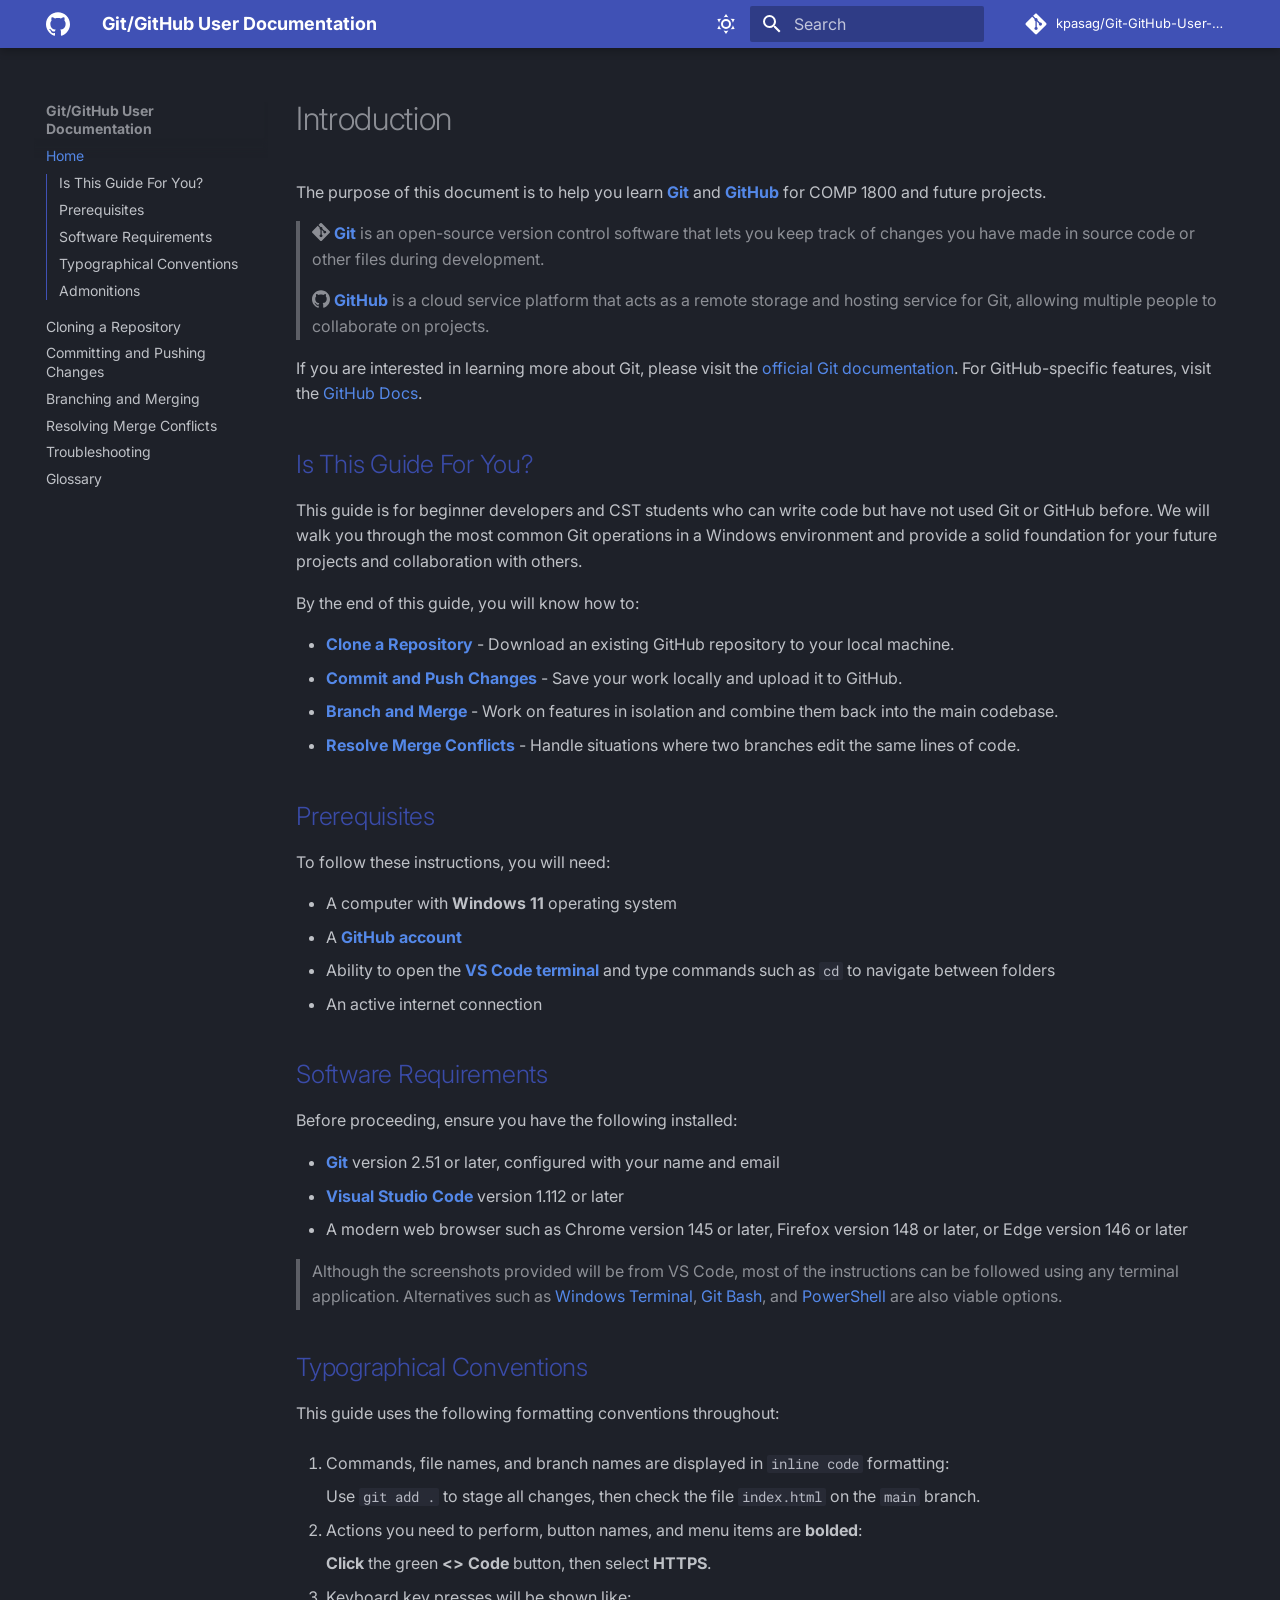
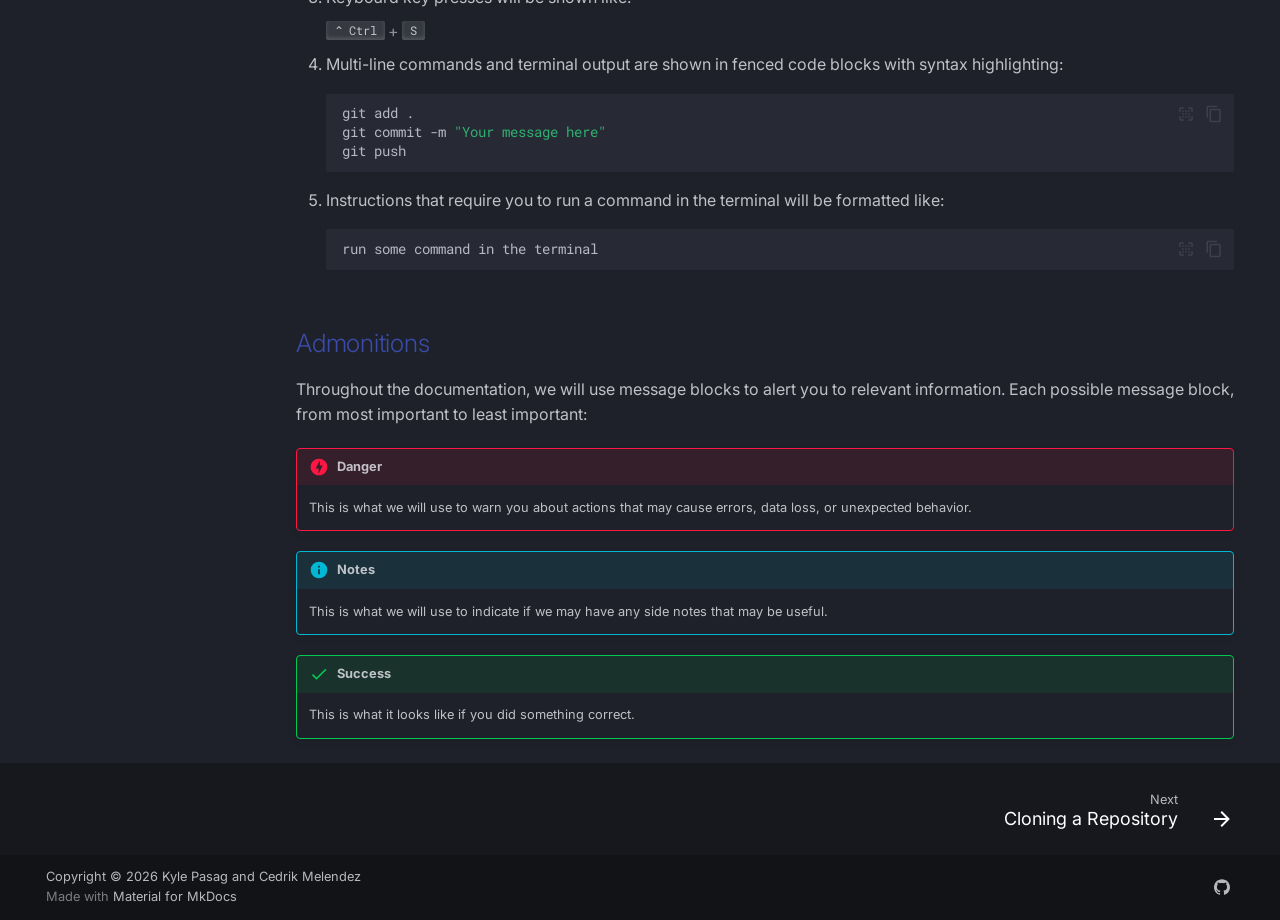
<file: index.html>
<!doctype html>
<html lang="en" class="no-js">
  <head>
    
      <meta charset="utf-8">
      <meta name="viewport" content="width=device-width,initial-scale=1">
      
      
      
        <link rel="canonical" href="https://kpasag.github.io/Git-GitHub-User-Documentation/">
      
      
      
        <link rel="next" href="cloning/">
      
      
        
      
      
      <link rel="icon" href="assets/github.png">
      <meta name="generator" content="mkdocs-1.6.1, mkdocs-material-9.7.6">
    
    
      
        <title>Git/GitHub User Documentation</title>
      
    
    
      <link rel="stylesheet" href="assets/stylesheets/main.484c7ddc.min.css">
      
        
        <link rel="stylesheet" href="assets/stylesheets/palette.ab4e12ef.min.css">
      
      


    
    
      
    
    
      
        
        
        <link rel="preconnect" href="https://fonts.gstatic.com" crossorigin>
        <link rel="stylesheet" href="https://fonts.googleapis.com/css?family=Inter:300,300i,400,400i,700,700i%7CRoboto+Mono:400,400i,700,700i&display=fallback">
        <style>:root{--md-text-font:"Inter";--md-code-font:"Roboto Mono"}</style>
      
    
    
      <link rel="stylesheet" href="stylesheets/extra.css">
    
    <script>__md_scope=new URL(".",location),__md_hash=e=>[...e].reduce(((e,_)=>(e<<5)-e+_.charCodeAt(0)),0),__md_get=(e,_=localStorage,t=__md_scope)=>JSON.parse(_.getItem(t.pathname+"."+e)),__md_set=(e,_,t=localStorage,a=__md_scope)=>{try{t.setItem(a.pathname+"."+e,JSON.stringify(_))}catch(e){}}</script>
    
      

    
    
  </head>
  
  
    
    
      
    
    
    
    
    <body dir="ltr" data-md-color-scheme="slate" data-md-color-primary="indigo" data-md-color-accent="indigo">
  
    
    <input class="md-toggle" data-md-toggle="drawer" type="checkbox" id="__drawer" autocomplete="off">
    <input class="md-toggle" data-md-toggle="search" type="checkbox" id="__search" autocomplete="off">
    <label class="md-overlay" for="__drawer"></label>
    <div data-md-component="skip">
      
        
        <a href="#introduction" class="md-skip">
          Skip to content
        </a>
      
    </div>
    <div data-md-component="announce">
      
    </div>
    
    
      

  

<header class="md-header md-header--shadow" data-md-component="header">
  <nav class="md-header__inner md-grid" aria-label="Header">
    <a href="." title="Git/GitHub User Documentation" class="md-header__button md-logo" aria-label="Git/GitHub User Documentation" data-md-component="logo">
      
  
  <svg xmlns="http://www.w3.org/2000/svg" viewBox="0 0 24 24"><path d="M12 .297c-6.63 0-12 5.373-12 12 0 5.303 3.438 9.8 8.205 11.385.6.113.82-.258.82-.577 0-.285-.01-1.04-.015-2.04-3.338.724-4.042-1.61-4.042-1.61C4.422 18.07 3.633 17.7 3.633 17.7c-1.087-.744.084-.729.084-.729 1.205.084 1.838 1.236 1.838 1.236 1.07 1.835 2.809 1.305 3.495.998.108-.776.417-1.305.76-1.605-2.665-.3-5.466-1.332-5.466-5.93 0-1.31.465-2.38 1.235-3.22-.135-.303-.54-1.523.105-3.176 0 0 1.005-.322 3.3 1.23.96-.267 1.98-.399 3-.405 1.02.006 2.04.138 3 .405 2.28-1.552 3.285-1.23 3.285-1.23.645 1.653.24 2.873.12 3.176.765.84 1.23 1.91 1.23 3.22 0 4.61-2.805 5.625-5.475 5.92.42.36.81 1.096.81 2.22 0 1.606-.015 2.896-.015 3.286 0 .315.21.69.825.57C20.565 22.092 24 17.592 24 12.297c0-6.627-5.373-12-12-12"/></svg>

    </a>
    <label class="md-header__button md-icon" for="__drawer">
      
      <svg xmlns="http://www.w3.org/2000/svg" viewBox="0 0 24 24"><path d="M3 6h18v2H3zm0 5h18v2H3zm0 5h18v2H3z"/></svg>
    </label>
    <div class="md-header__title" data-md-component="header-title">
      <div class="md-header__ellipsis">
        <div class="md-header__topic">
          <span class="md-ellipsis">
            Git/GitHub User Documentation
          </span>
        </div>
        <div class="md-header__topic" data-md-component="header-topic">
          <span class="md-ellipsis">
            
              Home
            
          </span>
        </div>
      </div>
    </div>
    
      
        <form class="md-header__option" data-md-component="palette">
  
    
    
    
    <input class="md-option" data-md-color-media="" data-md-color-scheme="slate" data-md-color-primary="indigo" data-md-color-accent="indigo"  aria-label="Dark mode"  type="radio" name="__palette" id="__palette_0">
    
      <label class="md-header__button md-icon" title="Dark mode" for="__palette_1" hidden>
        <svg xmlns="http://www.w3.org/2000/svg" viewBox="0 0 24 24"><path d="M12 7a5 5 0 0 1 5 5 5 5 0 0 1-5 5 5 5 0 0 1-5-5 5 5 0 0 1 5-5m0 2a3 3 0 0 0-3 3 3 3 0 0 0 3 3 3 3 0 0 0 3-3 3 3 0 0 0-3-3m0-7 2.39 3.42C13.65 5.15 12.84 5 12 5s-1.65.15-2.39.42zM3.34 7l4.16-.35A7.2 7.2 0 0 0 5.94 8.5c-.44.74-.69 1.5-.83 2.29zm.02 10 1.76-3.77a7.131 7.131 0 0 0 2.38 4.14zM20.65 7l-1.77 3.79a7.02 7.02 0 0 0-2.38-4.15zm-.01 10-4.14.36c.59-.51 1.12-1.14 1.54-1.86.42-.73.69-1.5.83-2.29zM12 22l-2.41-3.44c.74.27 1.55.44 2.41.44.82 0 1.63-.17 2.37-.44z"/></svg>
      </label>
    
  
    
    
    
    <input class="md-option" data-md-color-media="" data-md-color-scheme="default" data-md-color-primary="indigo" data-md-color-accent="indigo"  aria-label="Light mode"  type="radio" name="__palette" id="__palette_1">
    
      <label class="md-header__button md-icon" title="Light mode" for="__palette_0" hidden>
        <svg xmlns="http://www.w3.org/2000/svg" viewBox="0 0 24 24"><path d="m17.75 4.09-2.53 1.94.91 3.06-2.63-1.81-2.63 1.81.91-3.06-2.53-1.94L12.44 4l1.06-3 1.06 3zm3.5 6.91-1.64 1.25.59 1.98-1.7-1.17-1.7 1.17.59-1.98L15.75 11l2.06-.05L18.5 9l.69 1.95zm-2.28 4.95c.83-.08 1.72 1.1 1.19 1.85-.32.45-.66.87-1.08 1.27C15.17 23 8.84 23 4.94 19.07c-3.91-3.9-3.91-10.24 0-14.14.4-.4.82-.76 1.27-1.08.75-.53 1.93.36 1.85 1.19-.27 2.86.69 5.83 2.89 8.02a9.96 9.96 0 0 0 8.02 2.89m-1.64 2.02a12.08 12.08 0 0 1-7.8-3.47c-2.17-2.19-3.33-5-3.49-7.82-2.81 3.14-2.7 7.96.31 10.98 3.02 3.01 7.84 3.12 10.98.31"/></svg>
      </label>
    
  
</form>
      
    
    
      <script>var palette=__md_get("__palette");if(palette&&palette.color){if("(prefers-color-scheme)"===palette.color.media){var media=matchMedia("(prefers-color-scheme: light)"),input=document.querySelector(media.matches?"[data-md-color-media='(prefers-color-scheme: light)']":"[data-md-color-media='(prefers-color-scheme: dark)']");palette.color.media=input.getAttribute("data-md-color-media"),palette.color.scheme=input.getAttribute("data-md-color-scheme"),palette.color.primary=input.getAttribute("data-md-color-primary"),palette.color.accent=input.getAttribute("data-md-color-accent")}for(var[key,value]of Object.entries(palette.color))document.body.setAttribute("data-md-color-"+key,value)}</script>
    
    
    
      
      
        <label class="md-header__button md-icon" for="__search">
          
          <svg xmlns="http://www.w3.org/2000/svg" viewBox="0 0 24 24"><path d="M9.5 3A6.5 6.5 0 0 1 16 9.5c0 1.61-.59 3.09-1.56 4.23l.27.27h.79l5 5-1.5 1.5-5-5v-.79l-.27-.27A6.52 6.52 0 0 1 9.5 16 6.5 6.5 0 0 1 3 9.5 6.5 6.5 0 0 1 9.5 3m0 2C7 5 5 7 5 9.5S7 14 9.5 14 14 12 14 9.5 12 5 9.5 5"/></svg>
        </label>
        <div class="md-search" data-md-component="search" role="dialog">
  <label class="md-search__overlay" for="__search"></label>
  <div class="md-search__inner" role="search">
    <form class="md-search__form" name="search">
      <input type="text" class="md-search__input" name="query" aria-label="Search" placeholder="Search" autocapitalize="off" autocorrect="off" autocomplete="off" spellcheck="false" data-md-component="search-query" required>
      <label class="md-search__icon md-icon" for="__search">
        
        <svg xmlns="http://www.w3.org/2000/svg" viewBox="0 0 24 24"><path d="M9.5 3A6.5 6.5 0 0 1 16 9.5c0 1.61-.59 3.09-1.56 4.23l.27.27h.79l5 5-1.5 1.5-5-5v-.79l-.27-.27A6.52 6.52 0 0 1 9.5 16 6.5 6.5 0 0 1 3 9.5 6.5 6.5 0 0 1 9.5 3m0 2C7 5 5 7 5 9.5S7 14 9.5 14 14 12 14 9.5 12 5 9.5 5"/></svg>
        
        <svg xmlns="http://www.w3.org/2000/svg" viewBox="0 0 24 24"><path d="M20 11v2H8l5.5 5.5-1.42 1.42L4.16 12l7.92-7.92L13.5 5.5 8 11z"/></svg>
      </label>
      <nav class="md-search__options" aria-label="Search">
        
        <button type="reset" class="md-search__icon md-icon" title="Clear" aria-label="Clear" tabindex="-1">
          
          <svg xmlns="http://www.w3.org/2000/svg" viewBox="0 0 24 24"><path d="M19 6.41 17.59 5 12 10.59 6.41 5 5 6.41 10.59 12 5 17.59 6.41 19 12 13.41 17.59 19 19 17.59 13.41 12z"/></svg>
        </button>
      </nav>
      
    </form>
    <div class="md-search__output">
      <div class="md-search__scrollwrap" tabindex="0" data-md-scrollfix>
        <div class="md-search-result" data-md-component="search-result">
          <div class="md-search-result__meta">
            Initializing search
          </div>
          <ol class="md-search-result__list" role="presentation"></ol>
        </div>
      </div>
    </div>
  </div>
</div>
      
    
    
      <div class="md-header__source">
        <a href="https://github.com/kpasag/Git-GitHub-User-Documentation" title="Go to repository" class="md-source" data-md-component="source">
  <div class="md-source__icon md-icon">
    
    <svg xmlns="http://www.w3.org/2000/svg" viewBox="0 0 448 512"><!--! Font Awesome Free 7.1.0 by @fontawesome - https://fontawesome.com License - https://fontawesome.com/license/free (Icons: CC BY 4.0, Fonts: SIL OFL 1.1, Code: MIT License) Copyright 2025 Fonticons, Inc.--><path d="M439.6 236.1 244 40.5c-5.4-5.5-12.8-8.5-20.4-8.5s-15 3-20.4 8.4L162.5 81l51.5 51.5c27.1-9.1 52.7 16.8 43.4 43.7l49.7 49.7c34.2-11.8 61.2 31 35.5 56.7-26.5 26.5-70.2-2.9-56-37.3L240.3 199v121.9c25.3 12.5 22.3 41.8 9.1 55-6.4 6.4-15.2 10.1-24.3 10.1s-17.8-3.6-24.3-10.1c-17.6-17.6-11.1-46.9 11.2-56v-123c-20.8-8.5-24.6-30.7-18.6-45L142.6 101 8.5 235.1C3 240.6 0 247.9 0 255.5s3 15 8.5 20.4l195.6 195.7c5.4 5.4 12.7 8.4 20.4 8.4s15-3 20.4-8.4l194.7-194.7c5.4-5.4 8.4-12.8 8.4-20.4s-3-15-8.4-20.4"/></svg>
  </div>
  <div class="md-source__repository">
    kpasag/Git-GitHub-User-Documentation
  </div>
</a>
      </div>
    
  </nav>
  
</header>
    
    <div class="md-container" data-md-component="container">
      
      
        
          
        
      
      <main class="md-main" data-md-component="main">
        <div class="md-main__inner md-grid">
          
            
              
              <div class="md-sidebar md-sidebar--primary" data-md-component="sidebar" data-md-type="navigation" >
                <div class="md-sidebar__scrollwrap">
                  <div class="md-sidebar__inner">
                    



  

<nav class="md-nav md-nav--primary md-nav--integrated" aria-label="Navigation" data-md-level="0">
  <label class="md-nav__title" for="__drawer">
    <a href="." title="Git/GitHub User Documentation" class="md-nav__button md-logo" aria-label="Git/GitHub User Documentation" data-md-component="logo">
      
  
  <svg xmlns="http://www.w3.org/2000/svg" viewBox="0 0 24 24"><path d="M12 .297c-6.63 0-12 5.373-12 12 0 5.303 3.438 9.8 8.205 11.385.6.113.82-.258.82-.577 0-.285-.01-1.04-.015-2.04-3.338.724-4.042-1.61-4.042-1.61C4.422 18.07 3.633 17.7 3.633 17.7c-1.087-.744.084-.729.084-.729 1.205.084 1.838 1.236 1.838 1.236 1.07 1.835 2.809 1.305 3.495.998.108-.776.417-1.305.76-1.605-2.665-.3-5.466-1.332-5.466-5.93 0-1.31.465-2.38 1.235-3.22-.135-.303-.54-1.523.105-3.176 0 0 1.005-.322 3.3 1.23.96-.267 1.98-.399 3-.405 1.02.006 2.04.138 3 .405 2.28-1.552 3.285-1.23 3.285-1.23.645 1.653.24 2.873.12 3.176.765.84 1.23 1.91 1.23 3.22 0 4.61-2.805 5.625-5.475 5.92.42.36.81 1.096.81 2.22 0 1.606-.015 2.896-.015 3.286 0 .315.21.69.825.57C20.565 22.092 24 17.592 24 12.297c0-6.627-5.373-12-12-12"/></svg>

    </a>
    Git/GitHub User Documentation
  </label>
  
    <div class="md-nav__source">
      <a href="https://github.com/kpasag/Git-GitHub-User-Documentation" title="Go to repository" class="md-source" data-md-component="source">
  <div class="md-source__icon md-icon">
    
    <svg xmlns="http://www.w3.org/2000/svg" viewBox="0 0 448 512"><!--! Font Awesome Free 7.1.0 by @fontawesome - https://fontawesome.com License - https://fontawesome.com/license/free (Icons: CC BY 4.0, Fonts: SIL OFL 1.1, Code: MIT License) Copyright 2025 Fonticons, Inc.--><path d="M439.6 236.1 244 40.5c-5.4-5.5-12.8-8.5-20.4-8.5s-15 3-20.4 8.4L162.5 81l51.5 51.5c27.1-9.1 52.7 16.8 43.4 43.7l49.7 49.7c34.2-11.8 61.2 31 35.5 56.7-26.5 26.5-70.2-2.9-56-37.3L240.3 199v121.9c25.3 12.5 22.3 41.8 9.1 55-6.4 6.4-15.2 10.1-24.3 10.1s-17.8-3.6-24.3-10.1c-17.6-17.6-11.1-46.9 11.2-56v-123c-20.8-8.5-24.6-30.7-18.6-45L142.6 101 8.5 235.1C3 240.6 0 247.9 0 255.5s3 15 8.5 20.4l195.6 195.7c5.4 5.4 12.7 8.4 20.4 8.4s15-3 20.4-8.4l194.7-194.7c5.4-5.4 8.4-12.8 8.4-20.4s-3-15-8.4-20.4"/></svg>
  </div>
  <div class="md-source__repository">
    kpasag/Git-GitHub-User-Documentation
  </div>
</a>
    </div>
  
  <ul class="md-nav__list" data-md-scrollfix>
    
      
      
  
  
    
  
  
  
    <li class="md-nav__item md-nav__item--active">
      
      <input class="md-nav__toggle md-toggle" type="checkbox" id="__toc">
      
      
        
      
      
        <label class="md-nav__link md-nav__link--active" for="__toc">
          
  
  
  <span class="md-ellipsis">
    
  
    Home
  

    
  </span>
  
  

          <span class="md-nav__icon md-icon"></span>
        </label>
      
      <a href="." class="md-nav__link md-nav__link--active">
        
  
  
  <span class="md-ellipsis">
    
  
    Home
  

    
  </span>
  
  

      </a>
      
        

<nav class="md-nav md-nav--secondary" aria-label="Table of contents">
  
  
  
    
  
  
    <label class="md-nav__title" for="__toc">
      <span class="md-nav__icon md-icon"></span>
      Table of contents
    </label>
    <ul class="md-nav__list" data-md-component="toc" data-md-scrollfix>
      
        <li class="md-nav__item">
  <a href="#is-this-guide-for-you" class="md-nav__link">
    <span class="md-ellipsis">
      
        Is This Guide For You?
      
    </span>
  </a>
  
</li>
      
        <li class="md-nav__item">
  <a href="#prerequisites" class="md-nav__link">
    <span class="md-ellipsis">
      
        Prerequisites
      
    </span>
  </a>
  
</li>
      
        <li class="md-nav__item">
  <a href="#software-requirements" class="md-nav__link">
    <span class="md-ellipsis">
      
        Software Requirements
      
    </span>
  </a>
  
</li>
      
        <li class="md-nav__item">
  <a href="#typographical-conventions" class="md-nav__link">
    <span class="md-ellipsis">
      
        Typographical Conventions
      
    </span>
  </a>
  
</li>
      
        <li class="md-nav__item">
  <a href="#admonitions" class="md-nav__link">
    <span class="md-ellipsis">
      
        Admonitions
      
    </span>
  </a>
  
</li>
      
    </ul>
  
</nav>
      
    </li>
  

    
      
      
  
  
  
  
    <li class="md-nav__item">
      <a href="cloning/" class="md-nav__link">
        
  
  
  <span class="md-ellipsis">
    
  
    Cloning a Repository
  

    
  </span>
  
  

      </a>
    </li>
  

    
      
      
  
  
  
  
    <li class="md-nav__item">
      <a href="committing-and-pushing/" class="md-nav__link">
        
  
  
  <span class="md-ellipsis">
    
  
    Committing and Pushing Changes
  

    
  </span>
  
  

      </a>
    </li>
  

    
      
      
  
  
  
  
    <li class="md-nav__item">
      <a href="branching-and-merging/" class="md-nav__link">
        
  
  
  <span class="md-ellipsis">
    
  
    Branching and Merging
  

    
  </span>
  
  

      </a>
    </li>
  

    
      
      
  
  
  
  
    <li class="md-nav__item">
      <a href="resolving-merge-conflicts/" class="md-nav__link">
        
  
  
  <span class="md-ellipsis">
    
  
    Resolving Merge Conflicts
  

    
  </span>
  
  

      </a>
    </li>
  

    
      
      
  
  
  
  
    <li class="md-nav__item">
      <a href="troubleshooting/" class="md-nav__link">
        
  
  
  <span class="md-ellipsis">
    
  
    Troubleshooting
  

    
  </span>
  
  

      </a>
    </li>
  

    
      
      
  
  
  
  
    <li class="md-nav__item">
      <a href="glossary/" class="md-nav__link">
        
  
  
  <span class="md-ellipsis">
    
  
    Glossary
  

    
  </span>
  
  

      </a>
    </li>
  

    
  </ul>
</nav>
                  </div>
                </div>
              </div>
            
            
          
          
            <div class="md-content" data-md-component="content">
              
              <article class="md-content__inner md-typeset">
                
                  


  
  


<h1 id="introduction">Introduction</h1>
<p>The purpose of this document is to help you learn <a href="https://git-scm.com/"><strong>Git</strong></a> and <a href="https://github.com/"><strong>GitHub</strong></a> for COMP 1800 and future projects.</p>
<blockquote>
<p><span class="twemoji"><svg xmlns="http://www.w3.org/2000/svg" viewBox="0 0 24 24"><path d="M23.546 10.93 13.067.452a1.55 1.55 0 0 0-2.188 0L8.708 2.627l2.76 2.76a1.838 1.838 0 0 1 2.327 2.341l2.658 2.66a1.838 1.838 0 0 1 1.9 3.039 1.837 1.837 0 0 1-2.6 0 1.85 1.85 0 0 1-.404-1.996L12.86 8.955v6.525c.176.086.342.203.488.348a1.85 1.85 0 0 1 0 2.6 1.844 1.844 0 0 1-2.609 0 1.834 1.834 0 0 1 0-2.598c.182-.18.387-.316.605-.406V8.835a1.834 1.834 0 0 1-.996-2.41L7.636 3.7.45 10.881c-.6.605-.6 1.584 0 2.189l10.48 10.477a1.545 1.545 0 0 0 2.186 0l10.43-10.43a1.544 1.544 0 0 0 0-2.187"/></svg></span> <a href="https://git-scm.com/"><strong>Git</strong></a> is an open-source version control software that lets you keep track of changes you have made in source code or other files during development.</p>
<p><span class="twemoji"><svg xmlns="http://www.w3.org/2000/svg" viewBox="0 0 24 24"><path d="M12 .297c-6.63 0-12 5.373-12 12 0 5.303 3.438 9.8 8.205 11.385.6.113.82-.258.82-.577 0-.285-.01-1.04-.015-2.04-3.338.724-4.042-1.61-4.042-1.61C4.422 18.07 3.633 17.7 3.633 17.7c-1.087-.744.084-.729.084-.729 1.205.084 1.838 1.236 1.838 1.236 1.07 1.835 2.809 1.305 3.495.998.108-.776.417-1.305.76-1.605-2.665-.3-5.466-1.332-5.466-5.93 0-1.31.465-2.38 1.235-3.22-.135-.303-.54-1.523.105-3.176 0 0 1.005-.322 3.3 1.23.96-.267 1.98-.399 3-.405 1.02.006 2.04.138 3 .405 2.28-1.552 3.285-1.23 3.285-1.23.645 1.653.24 2.873.12 3.176.765.84 1.23 1.91 1.23 3.22 0 4.61-2.805 5.625-5.475 5.92.42.36.81 1.096.81 2.22 0 1.606-.015 2.896-.015 3.286 0 .315.21.69.825.57C20.565 22.092 24 17.592 24 12.297c0-6.627-5.373-12-12-12"/></svg></span> <a href="https://github.com/"><strong>GitHub</strong></a> is a cloud service platform that acts as a remote storage and hosting service for Git, allowing multiple people to collaborate on projects.</p>
</blockquote>
<p>If you are interested in learning more about Git, please visit the <a href="https://git-scm.com/doc">official Git documentation</a>. For GitHub-specific features, visit the <a href="https://docs.github.com">GitHub Docs</a>.</p>
<h2 id="is-this-guide-for-you">Is This Guide For You?</h2>
<p>This guide is for beginner developers and CST students who can write code but have not used Git or GitHub before. We will walk you through the most common Git operations in a Windows environment and provide a solid foundation for your future projects and collaboration with others.</p>
<p>By the end of this guide, you will know how to:</p>
<ul>
<li><strong><a href="cloning/">Clone a Repository</a></strong> - Download an existing GitHub repository to your local machine.</li>
<li><strong><a href="committing-and-pushing/">Commit and Push Changes</a></strong> - Save your work locally and upload it to GitHub.</li>
<li><strong><a href="branching-and-merging/">Branch and Merge</a></strong> - Work on features in isolation and combine them back into the main codebase.</li>
<li><strong><a href="resolving-merge-conflicts/">Resolve Merge Conflicts</a></strong> - Handle situations where two branches edit the same lines of code.</li>
</ul>
<h2 id="prerequisites">Prerequisites</h2>
<p>To follow these instructions, you will need:</p>
<ul>
<li>A computer with <strong>Windows 11</strong> operating system</li>
<li>A <a href="https://github.com/join"><strong>GitHub account</strong></a></li>
<li>Ability to open the <a href="https://code.visualstudio.com/docs/terminal/basics"><strong>VS Code terminal</strong></a> and type commands such as <code>cd</code> to navigate between folders</li>
<li>An active internet connection</li>
</ul>
<h2 id="software-requirements">Software Requirements</h2>
<p>Before proceeding, ensure you have the following installed:</p>
<ul>
<li><a href="https://git-scm.com/downloads"><strong>Git</strong></a> version 2.51 or later, configured with your name and email</li>
<li><a href="https://code.visualstudio.com/download"><strong>Visual Studio Code</strong></a> version 1.112 or later</li>
<li>A modern web browser such as Chrome version 145 or later, Firefox version 148 or later, or Edge version 146 or later</li>
</ul>
<blockquote>
<p>Although the screenshots provided will be from VS Code, most of the instructions can be followed using any terminal application.
Alternatives such as <a href="https://apps.microsoft.com/detail/9n0dx20hk701">Windows Terminal</a>, <a href="https://gitforwindows.org/">Git Bash</a>, and <a href="https://learn.microsoft.com/en-us/powershell/">PowerShell</a> are also viable options.</p>
</blockquote>
<h2 id="typographical-conventions">Typographical Conventions</h2>
<p>This guide uses the following formatting conventions throughout:</p>
<ol>
<li>
<p>Commands, file names, and branch names are displayed in <code>inline code</code> formatting:</p>
<p>Use <code>git add .</code> to stage all changes, then check the file <code>index.html</code> on the <code>main</code> branch.</p>
</li>
<li>
<p>Actions you need to perform, button names, and menu items are <strong>bolded</strong>:</p>
<p><strong>Click</strong> the green <strong>&lt;&gt; Code</strong> button, then select <strong>HTTPS</strong>.</p>
</li>
<li>
<p>Keyboard key presses will be shown like:</p>
<p><span class="keys"><kbd class="key-control">Ctrl</kbd><span>+</span><kbd class="key-s">S</kbd></span></p>
</li>
<li>
<p>Multi-line commands and terminal output are shown in fenced code blocks with syntax highlighting:</p>
<div class="language-bash highlight"><pre><span></span><code><span id="__span-0-1"><a id="__codelineno-0-1" name="__codelineno-0-1" href="#__codelineno-0-1"></a>git<span class="w"> </span>add<span class="w"> </span>.
</span><span id="__span-0-2"><a id="__codelineno-0-2" name="__codelineno-0-2" href="#__codelineno-0-2"></a>git<span class="w"> </span>commit<span class="w"> </span>-m<span class="w"> </span><span class="s2">&quot;Your message here&quot;</span>
</span><span id="__span-0-3"><a id="__codelineno-0-3" name="__codelineno-0-3" href="#__codelineno-0-3"></a>git<span class="w"> </span>push
</span></code></pre></div>
</li>
<li>
<p>Instructions that require you to run a command in the terminal will be formatted like:</p>
<div class="language-text highlight"><pre><span></span><code><span id="__span-1-1"><a id="__codelineno-1-1" name="__codelineno-1-1" href="#__codelineno-1-1"></a>run some command in the terminal
</span></code></pre></div>
</li>
</ol>
<h2 id="admonitions">Admonitions</h2>
<p>Throughout the documentation, we will use message blocks to alert you to relevant information. Each possible message block, from most important to least important:</p>
<div class="admonition danger">
<p class="admonition-title">Danger</p>
<p>This is what we will use to warn you about actions that may cause errors, data loss, or unexpected behavior.</p>
</div>
<div class="admonition info">
<p class="admonition-title">Notes</p>
<p>This is what we will use to indicate if we may have any side notes that may be useful.</p>
</div>
<div class="admonition success">
<p class="admonition-title">Success</p>
<p>This is what it looks like if you did something correct.</p>
</div>












                
              </article>
            </div>
          
          
<script>var target=document.getElementById(location.hash.slice(1));target&&target.name&&(target.checked=target.name.startsWith("__tabbed_"))</script>
        </div>
        
          <button type="button" class="md-top md-icon" data-md-component="top" hidden>
  
  <svg xmlns="http://www.w3.org/2000/svg" viewBox="0 0 24 24"><path d="M13 20h-2V8l-5.5 5.5-1.42-1.42L12 4.16l7.92 7.92-1.42 1.42L13 8z"/></svg>
  Back to top
</button>
        
      </main>
      
        <footer class="md-footer">
  
    
      
      <nav class="md-footer__inner md-grid" aria-label="Footer" >
        
        
          
          <a href="cloning/" class="md-footer__link md-footer__link--next" aria-label="Next: Cloning a Repository">
            <div class="md-footer__title">
              <span class="md-footer__direction">
                Next
              </span>
              <div class="md-ellipsis">
                Cloning a Repository
              </div>
            </div>
            <div class="md-footer__button md-icon">
              
              <svg xmlns="http://www.w3.org/2000/svg" viewBox="0 0 24 24"><path d="M4 11v2h12l-5.5 5.5 1.42 1.42L19.84 12l-7.92-7.92L10.5 5.5 16 11z"/></svg>
            </div>
          </a>
        
      </nav>
    
  
  <div class="md-footer-meta md-typeset">
    <div class="md-footer-meta__inner md-grid">
      <div class="md-copyright">
  
    <div class="md-copyright__highlight">
      Copyright &copy; 2026 Kyle Pasag and Cedrik Melendez
    </div>
  
  
    Made with
    <a href="https://squidfunk.github.io/mkdocs-material/" target="_blank" rel="noopener">
      Material for MkDocs
    </a>
  
</div>
      
        
<div class="md-social">
  
    
    
    
    
      
      
    
    <a href="https://github.com/kpasag/Git-GitHub-User-Documentation" target="_blank" rel="noopener" title="github.com" class="md-social__link">
      <svg xmlns="http://www.w3.org/2000/svg" viewBox="0 0 24 24"><path d="M12 .297c-6.63 0-12 5.373-12 12 0 5.303 3.438 9.8 8.205 11.385.6.113.82-.258.82-.577 0-.285-.01-1.04-.015-2.04-3.338.724-4.042-1.61-4.042-1.61C4.422 18.07 3.633 17.7 3.633 17.7c-1.087-.744.084-.729.084-.729 1.205.084 1.838 1.236 1.838 1.236 1.07 1.835 2.809 1.305 3.495.998.108-.776.417-1.305.76-1.605-2.665-.3-5.466-1.332-5.466-5.93 0-1.31.465-2.38 1.235-3.22-.135-.303-.54-1.523.105-3.176 0 0 1.005-.322 3.3 1.23.96-.267 1.98-.399 3-.405 1.02.006 2.04.138 3 .405 2.28-1.552 3.285-1.23 3.285-1.23.645 1.653.24 2.873.12 3.176.765.84 1.23 1.91 1.23 3.22 0 4.61-2.805 5.625-5.475 5.92.42.36.81 1.096.81 2.22 0 1.606-.015 2.896-.015 3.286 0 .315.21.69.825.57C20.565 22.092 24 17.592 24 12.297c0-6.627-5.373-12-12-12"/></svg>
    </a>
  
</div>
      
    </div>
  </div>
</footer>
      
    </div>
    <div class="md-dialog" data-md-component="dialog">
      <div class="md-dialog__inner md-typeset"></div>
    </div>
    
    
    
      
      
      <script id="__config" type="application/json">{"annotate": null, "base": ".", "features": ["navigation.top", "navigation.sections", "navigation.footer", "toc.integrate", "content.code.copy", "content.code.select"], "search": "assets/javascripts/workers/search.2c215733.min.js", "tags": null, "translations": {"clipboard.copied": "Copied to clipboard", "clipboard.copy": "Copy to clipboard", "search.result.more.one": "1 more on this page", "search.result.more.other": "# more on this page", "search.result.none": "No matching documents", "search.result.one": "1 matching document", "search.result.other": "# matching documents", "search.result.placeholder": "Type to start searching", "search.result.term.missing": "Missing", "select.version": "Select version"}, "version": null}</script>
    
    
      <script src="assets/javascripts/bundle.79ae519e.min.js"></script>
      
    
  </body>
</html>
</file>
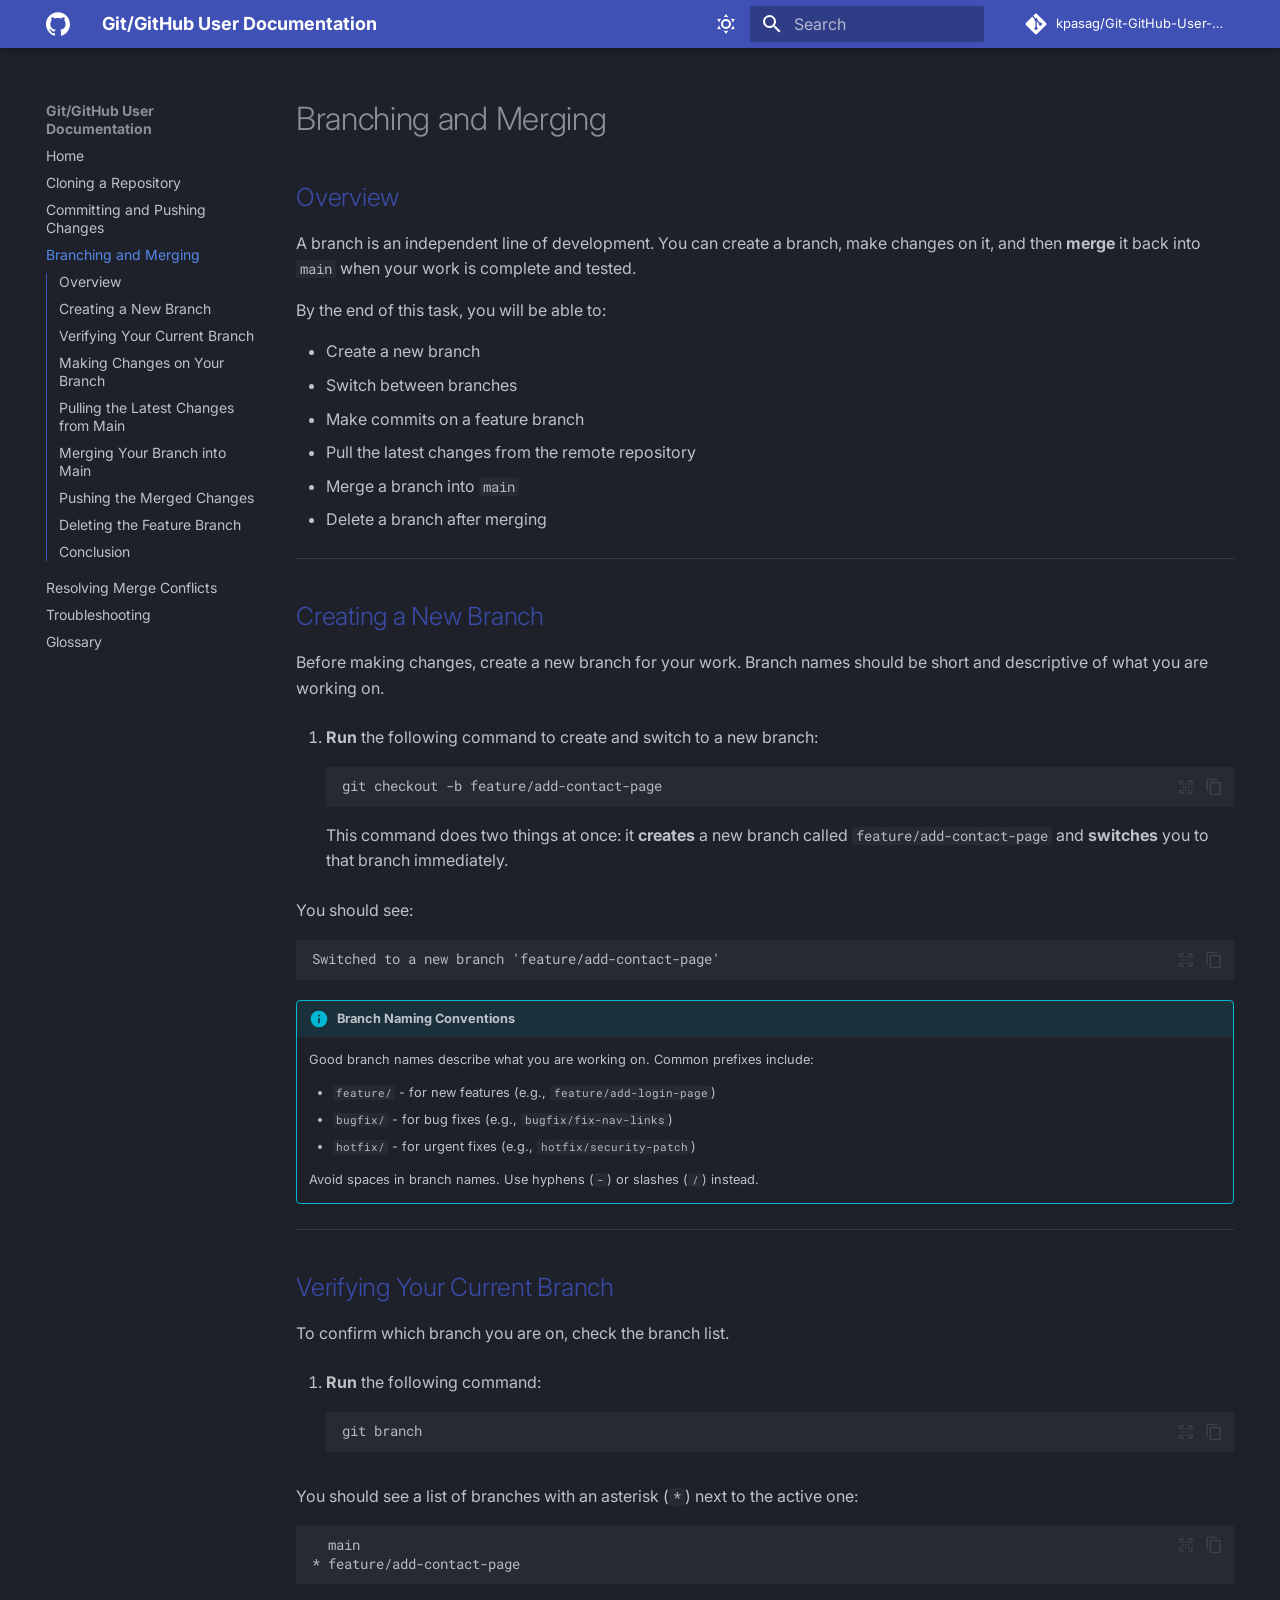
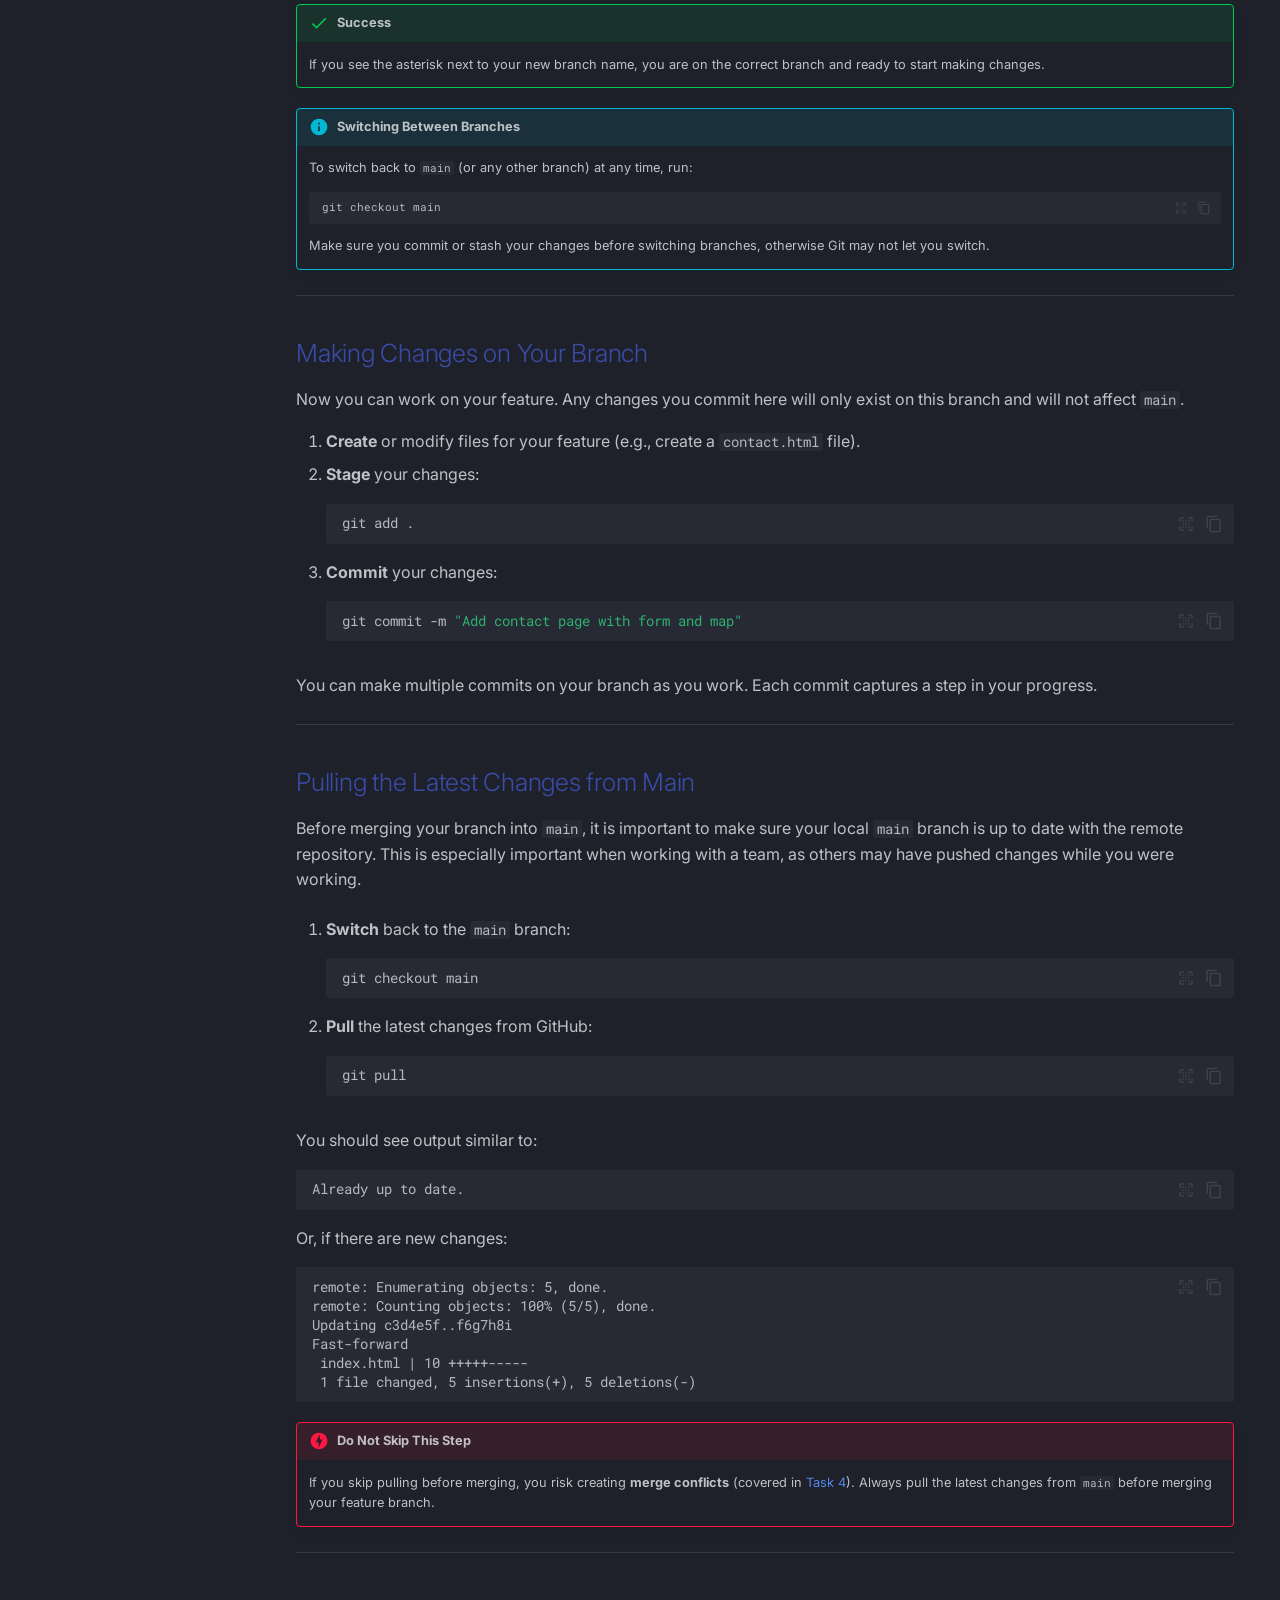
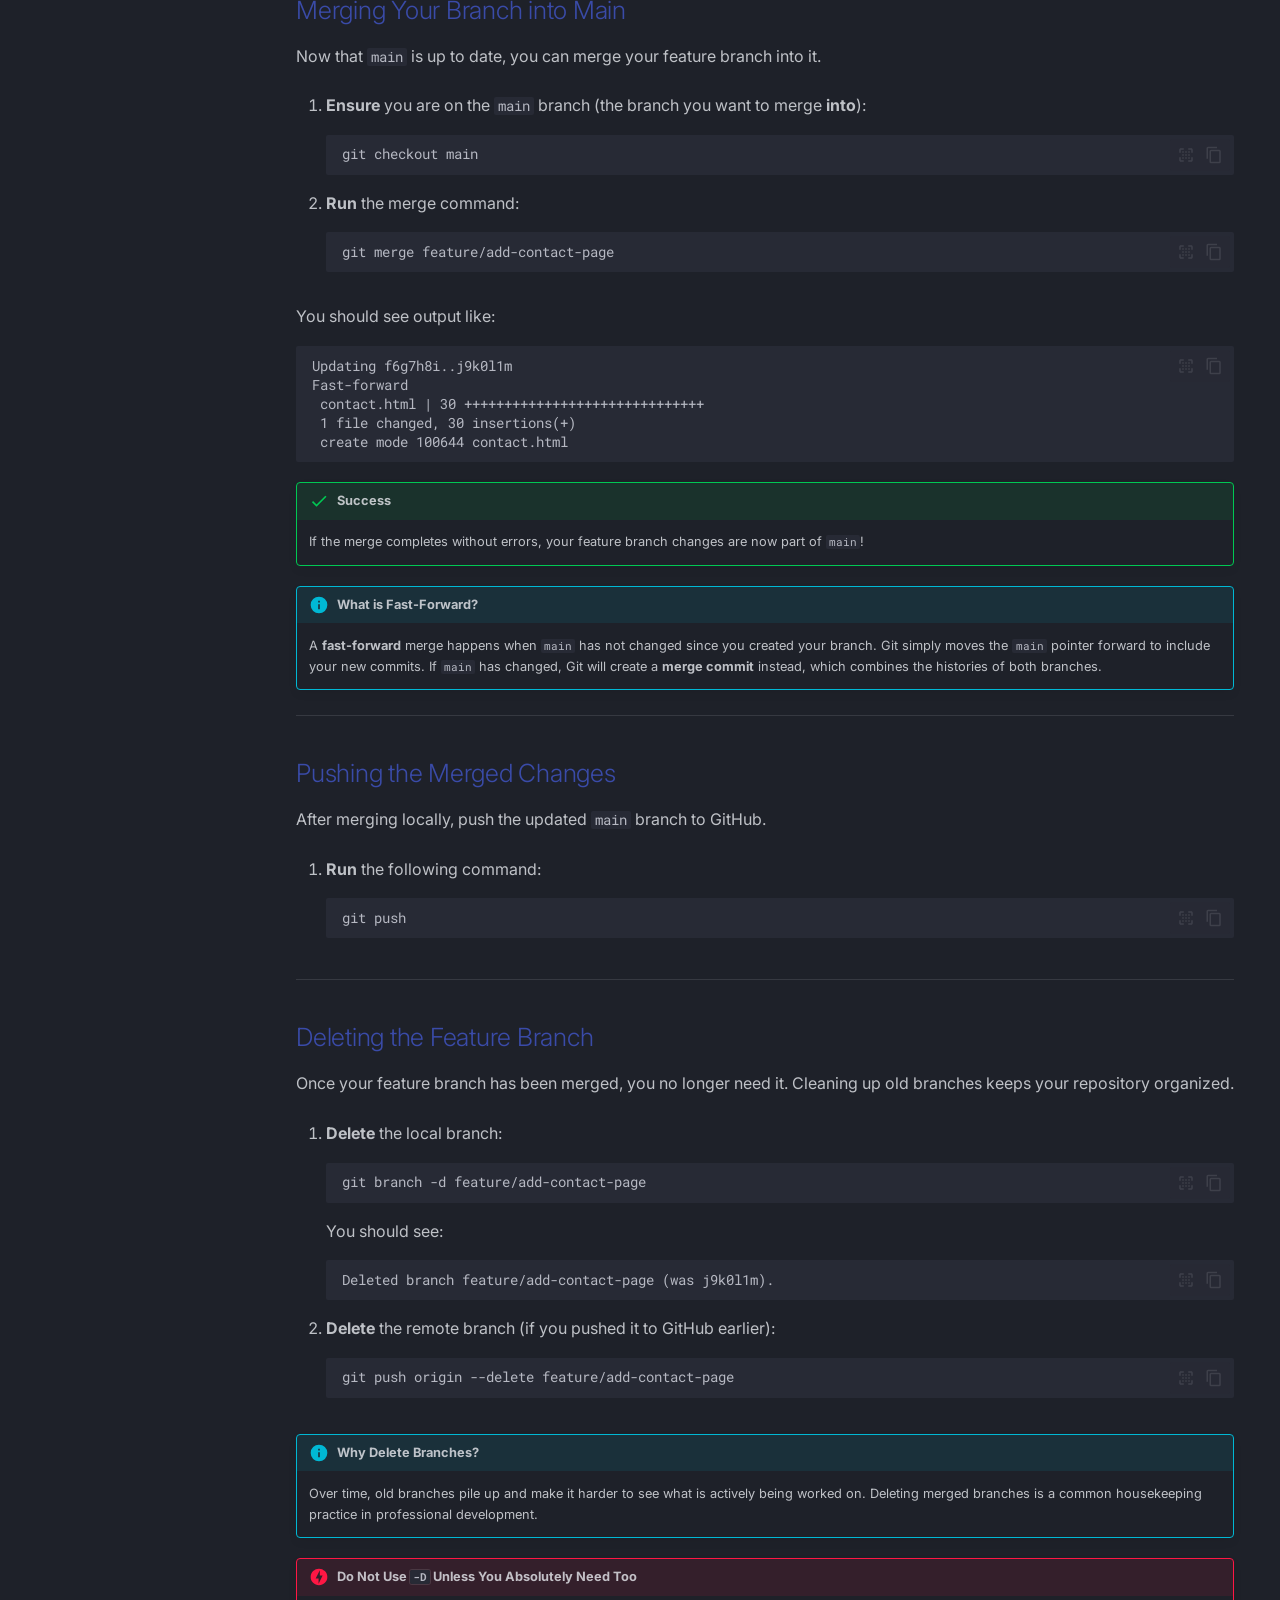
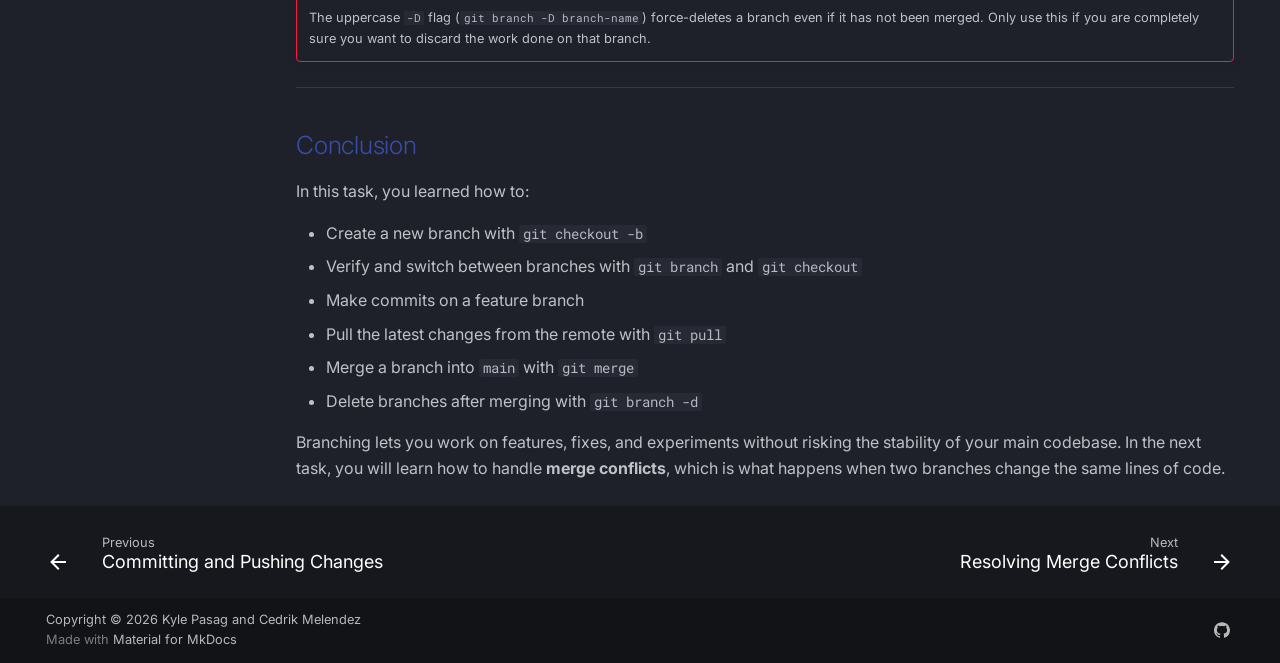
<file: branching-and-merging/index.html>
<!doctype html>
<html lang="en" class="no-js">
  <head>
    
      <meta charset="utf-8">
      <meta name="viewport" content="width=device-width,initial-scale=1">
      
      
      
        <link rel="canonical" href="https://kpasag.github.io/Git-GitHub-User-Documentation/branching-and-merging/">
      
      
        <link rel="prev" href="../committing-and-pushing/">
      
      
        <link rel="next" href="../resolving-merge-conflicts/">
      
      
        
      
      
      <link rel="icon" href="../assets/github.png">
      <meta name="generator" content="mkdocs-1.6.1, mkdocs-material-9.7.6">
    
    
      
        <title>Branching and Merging - Git/GitHub User Documentation</title>
      
    
    
      <link rel="stylesheet" href="../assets/stylesheets/main.484c7ddc.min.css">
      
        
        <link rel="stylesheet" href="../assets/stylesheets/palette.ab4e12ef.min.css">
      
      


    
    
      
    
    
      
        
        
        <link rel="preconnect" href="https://fonts.gstatic.com" crossorigin>
        <link rel="stylesheet" href="https://fonts.googleapis.com/css?family=Inter:300,300i,400,400i,700,700i%7CRoboto+Mono:400,400i,700,700i&display=fallback">
        <style>:root{--md-text-font:"Inter";--md-code-font:"Roboto Mono"}</style>
      
    
    
      <link rel="stylesheet" href="../stylesheets/extra.css">
    
    <script>__md_scope=new URL("..",location),__md_hash=e=>[...e].reduce(((e,_)=>(e<<5)-e+_.charCodeAt(0)),0),__md_get=(e,_=localStorage,t=__md_scope)=>JSON.parse(_.getItem(t.pathname+"."+e)),__md_set=(e,_,t=localStorage,a=__md_scope)=>{try{t.setItem(a.pathname+"."+e,JSON.stringify(_))}catch(e){}}</script>
    
      

    
    
  </head>
  
  
    
    
      
    
    
    
    
    <body dir="ltr" data-md-color-scheme="slate" data-md-color-primary="indigo" data-md-color-accent="indigo">
  
    
    <input class="md-toggle" data-md-toggle="drawer" type="checkbox" id="__drawer" autocomplete="off">
    <input class="md-toggle" data-md-toggle="search" type="checkbox" id="__search" autocomplete="off">
    <label class="md-overlay" for="__drawer"></label>
    <div data-md-component="skip">
      
        
        <a href="#branching-and-merging" class="md-skip">
          Skip to content
        </a>
      
    </div>
    <div data-md-component="announce">
      
    </div>
    
    
      

  

<header class="md-header md-header--shadow" data-md-component="header">
  <nav class="md-header__inner md-grid" aria-label="Header">
    <a href=".." title="Git/GitHub User Documentation" class="md-header__button md-logo" aria-label="Git/GitHub User Documentation" data-md-component="logo">
      
  
  <svg xmlns="http://www.w3.org/2000/svg" viewBox="0 0 24 24"><path d="M12 .297c-6.63 0-12 5.373-12 12 0 5.303 3.438 9.8 8.205 11.385.6.113.82-.258.82-.577 0-.285-.01-1.04-.015-2.04-3.338.724-4.042-1.61-4.042-1.61C4.422 18.07 3.633 17.7 3.633 17.7c-1.087-.744.084-.729.084-.729 1.205.084 1.838 1.236 1.838 1.236 1.07 1.835 2.809 1.305 3.495.998.108-.776.417-1.305.76-1.605-2.665-.3-5.466-1.332-5.466-5.93 0-1.31.465-2.38 1.235-3.22-.135-.303-.54-1.523.105-3.176 0 0 1.005-.322 3.3 1.23.96-.267 1.98-.399 3-.405 1.02.006 2.04.138 3 .405 2.28-1.552 3.285-1.23 3.285-1.23.645 1.653.24 2.873.12 3.176.765.84 1.23 1.91 1.23 3.22 0 4.61-2.805 5.625-5.475 5.92.42.36.81 1.096.81 2.22 0 1.606-.015 2.896-.015 3.286 0 .315.21.69.825.57C20.565 22.092 24 17.592 24 12.297c0-6.627-5.373-12-12-12"/></svg>

    </a>
    <label class="md-header__button md-icon" for="__drawer">
      
      <svg xmlns="http://www.w3.org/2000/svg" viewBox="0 0 24 24"><path d="M3 6h18v2H3zm0 5h18v2H3zm0 5h18v2H3z"/></svg>
    </label>
    <div class="md-header__title" data-md-component="header-title">
      <div class="md-header__ellipsis">
        <div class="md-header__topic">
          <span class="md-ellipsis">
            Git/GitHub User Documentation
          </span>
        </div>
        <div class="md-header__topic" data-md-component="header-topic">
          <span class="md-ellipsis">
            
              Branching and Merging
            
          </span>
        </div>
      </div>
    </div>
    
      
        <form class="md-header__option" data-md-component="palette">
  
    
    
    
    <input class="md-option" data-md-color-media="" data-md-color-scheme="slate" data-md-color-primary="indigo" data-md-color-accent="indigo"  aria-label="Dark mode"  type="radio" name="__palette" id="__palette_0">
    
      <label class="md-header__button md-icon" title="Dark mode" for="__palette_1" hidden>
        <svg xmlns="http://www.w3.org/2000/svg" viewBox="0 0 24 24"><path d="M12 7a5 5 0 0 1 5 5 5 5 0 0 1-5 5 5 5 0 0 1-5-5 5 5 0 0 1 5-5m0 2a3 3 0 0 0-3 3 3 3 0 0 0 3 3 3 3 0 0 0 3-3 3 3 0 0 0-3-3m0-7 2.39 3.42C13.65 5.15 12.84 5 12 5s-1.65.15-2.39.42zM3.34 7l4.16-.35A7.2 7.2 0 0 0 5.94 8.5c-.44.74-.69 1.5-.83 2.29zm.02 10 1.76-3.77a7.131 7.131 0 0 0 2.38 4.14zM20.65 7l-1.77 3.79a7.02 7.02 0 0 0-2.38-4.15zm-.01 10-4.14.36c.59-.51 1.12-1.14 1.54-1.86.42-.73.69-1.5.83-2.29zM12 22l-2.41-3.44c.74.27 1.55.44 2.41.44.82 0 1.63-.17 2.37-.44z"/></svg>
      </label>
    
  
    
    
    
    <input class="md-option" data-md-color-media="" data-md-color-scheme="default" data-md-color-primary="indigo" data-md-color-accent="indigo"  aria-label="Light mode"  type="radio" name="__palette" id="__palette_1">
    
      <label class="md-header__button md-icon" title="Light mode" for="__palette_0" hidden>
        <svg xmlns="http://www.w3.org/2000/svg" viewBox="0 0 24 24"><path d="m17.75 4.09-2.53 1.94.91 3.06-2.63-1.81-2.63 1.81.91-3.06-2.53-1.94L12.44 4l1.06-3 1.06 3zm3.5 6.91-1.64 1.25.59 1.98-1.7-1.17-1.7 1.17.59-1.98L15.75 11l2.06-.05L18.5 9l.69 1.95zm-2.28 4.95c.83-.08 1.72 1.1 1.19 1.85-.32.45-.66.87-1.08 1.27C15.17 23 8.84 23 4.94 19.07c-3.91-3.9-3.91-10.24 0-14.14.4-.4.82-.76 1.27-1.08.75-.53 1.93.36 1.85 1.19-.27 2.86.69 5.83 2.89 8.02a9.96 9.96 0 0 0 8.02 2.89m-1.64 2.02a12.08 12.08 0 0 1-7.8-3.47c-2.17-2.19-3.33-5-3.49-7.82-2.81 3.14-2.7 7.96.31 10.98 3.02 3.01 7.84 3.12 10.98.31"/></svg>
      </label>
    
  
</form>
      
    
    
      <script>var palette=__md_get("__palette");if(palette&&palette.color){if("(prefers-color-scheme)"===palette.color.media){var media=matchMedia("(prefers-color-scheme: light)"),input=document.querySelector(media.matches?"[data-md-color-media='(prefers-color-scheme: light)']":"[data-md-color-media='(prefers-color-scheme: dark)']");palette.color.media=input.getAttribute("data-md-color-media"),palette.color.scheme=input.getAttribute("data-md-color-scheme"),palette.color.primary=input.getAttribute("data-md-color-primary"),palette.color.accent=input.getAttribute("data-md-color-accent")}for(var[key,value]of Object.entries(palette.color))document.body.setAttribute("data-md-color-"+key,value)}</script>
    
    
    
      
      
        <label class="md-header__button md-icon" for="__search">
          
          <svg xmlns="http://www.w3.org/2000/svg" viewBox="0 0 24 24"><path d="M9.5 3A6.5 6.5 0 0 1 16 9.5c0 1.61-.59 3.09-1.56 4.23l.27.27h.79l5 5-1.5 1.5-5-5v-.79l-.27-.27A6.52 6.52 0 0 1 9.5 16 6.5 6.5 0 0 1 3 9.5 6.5 6.5 0 0 1 9.5 3m0 2C7 5 5 7 5 9.5S7 14 9.5 14 14 12 14 9.5 12 5 9.5 5"/></svg>
        </label>
        <div class="md-search" data-md-component="search" role="dialog">
  <label class="md-search__overlay" for="__search"></label>
  <div class="md-search__inner" role="search">
    <form class="md-search__form" name="search">
      <input type="text" class="md-search__input" name="query" aria-label="Search" placeholder="Search" autocapitalize="off" autocorrect="off" autocomplete="off" spellcheck="false" data-md-component="search-query" required>
      <label class="md-search__icon md-icon" for="__search">
        
        <svg xmlns="http://www.w3.org/2000/svg" viewBox="0 0 24 24"><path d="M9.5 3A6.5 6.5 0 0 1 16 9.5c0 1.61-.59 3.09-1.56 4.23l.27.27h.79l5 5-1.5 1.5-5-5v-.79l-.27-.27A6.52 6.52 0 0 1 9.5 16 6.5 6.5 0 0 1 3 9.5 6.5 6.5 0 0 1 9.5 3m0 2C7 5 5 7 5 9.5S7 14 9.5 14 14 12 14 9.5 12 5 9.5 5"/></svg>
        
        <svg xmlns="http://www.w3.org/2000/svg" viewBox="0 0 24 24"><path d="M20 11v2H8l5.5 5.5-1.42 1.42L4.16 12l7.92-7.92L13.5 5.5 8 11z"/></svg>
      </label>
      <nav class="md-search__options" aria-label="Search">
        
        <button type="reset" class="md-search__icon md-icon" title="Clear" aria-label="Clear" tabindex="-1">
          
          <svg xmlns="http://www.w3.org/2000/svg" viewBox="0 0 24 24"><path d="M19 6.41 17.59 5 12 10.59 6.41 5 5 6.41 10.59 12 5 17.59 6.41 19 12 13.41 17.59 19 19 17.59 13.41 12z"/></svg>
        </button>
      </nav>
      
    </form>
    <div class="md-search__output">
      <div class="md-search__scrollwrap" tabindex="0" data-md-scrollfix>
        <div class="md-search-result" data-md-component="search-result">
          <div class="md-search-result__meta">
            Initializing search
          </div>
          <ol class="md-search-result__list" role="presentation"></ol>
        </div>
      </div>
    </div>
  </div>
</div>
      
    
    
      <div class="md-header__source">
        <a href="https://github.com/kpasag/Git-GitHub-User-Documentation" title="Go to repository" class="md-source" data-md-component="source">
  <div class="md-source__icon md-icon">
    
    <svg xmlns="http://www.w3.org/2000/svg" viewBox="0 0 448 512"><!--! Font Awesome Free 7.1.0 by @fontawesome - https://fontawesome.com License - https://fontawesome.com/license/free (Icons: CC BY 4.0, Fonts: SIL OFL 1.1, Code: MIT License) Copyright 2025 Fonticons, Inc.--><path d="M439.6 236.1 244 40.5c-5.4-5.5-12.8-8.5-20.4-8.5s-15 3-20.4 8.4L162.5 81l51.5 51.5c27.1-9.1 52.7 16.8 43.4 43.7l49.7 49.7c34.2-11.8 61.2 31 35.5 56.7-26.5 26.5-70.2-2.9-56-37.3L240.3 199v121.9c25.3 12.5 22.3 41.8 9.1 55-6.4 6.4-15.2 10.1-24.3 10.1s-17.8-3.6-24.3-10.1c-17.6-17.6-11.1-46.9 11.2-56v-123c-20.8-8.5-24.6-30.7-18.6-45L142.6 101 8.5 235.1C3 240.6 0 247.9 0 255.5s3 15 8.5 20.4l195.6 195.7c5.4 5.4 12.7 8.4 20.4 8.4s15-3 20.4-8.4l194.7-194.7c5.4-5.4 8.4-12.8 8.4-20.4s-3-15-8.4-20.4"/></svg>
  </div>
  <div class="md-source__repository">
    kpasag/Git-GitHub-User-Documentation
  </div>
</a>
      </div>
    
  </nav>
  
</header>
    
    <div class="md-container" data-md-component="container">
      
      
        
          
        
      
      <main class="md-main" data-md-component="main">
        <div class="md-main__inner md-grid">
          
            
              
              <div class="md-sidebar md-sidebar--primary" data-md-component="sidebar" data-md-type="navigation" >
                <div class="md-sidebar__scrollwrap">
                  <div class="md-sidebar__inner">
                    



  

<nav class="md-nav md-nav--primary md-nav--integrated" aria-label="Navigation" data-md-level="0">
  <label class="md-nav__title" for="__drawer">
    <a href=".." title="Git/GitHub User Documentation" class="md-nav__button md-logo" aria-label="Git/GitHub User Documentation" data-md-component="logo">
      
  
  <svg xmlns="http://www.w3.org/2000/svg" viewBox="0 0 24 24"><path d="M12 .297c-6.63 0-12 5.373-12 12 0 5.303 3.438 9.8 8.205 11.385.6.113.82-.258.82-.577 0-.285-.01-1.04-.015-2.04-3.338.724-4.042-1.61-4.042-1.61C4.422 18.07 3.633 17.7 3.633 17.7c-1.087-.744.084-.729.084-.729 1.205.084 1.838 1.236 1.838 1.236 1.07 1.835 2.809 1.305 3.495.998.108-.776.417-1.305.76-1.605-2.665-.3-5.466-1.332-5.466-5.93 0-1.31.465-2.38 1.235-3.22-.135-.303-.54-1.523.105-3.176 0 0 1.005-.322 3.3 1.23.96-.267 1.98-.399 3-.405 1.02.006 2.04.138 3 .405 2.28-1.552 3.285-1.23 3.285-1.23.645 1.653.24 2.873.12 3.176.765.84 1.23 1.91 1.23 3.22 0 4.61-2.805 5.625-5.475 5.92.42.36.81 1.096.81 2.22 0 1.606-.015 2.896-.015 3.286 0 .315.21.69.825.57C20.565 22.092 24 17.592 24 12.297c0-6.627-5.373-12-12-12"/></svg>

    </a>
    Git/GitHub User Documentation
  </label>
  
    <div class="md-nav__source">
      <a href="https://github.com/kpasag/Git-GitHub-User-Documentation" title="Go to repository" class="md-source" data-md-component="source">
  <div class="md-source__icon md-icon">
    
    <svg xmlns="http://www.w3.org/2000/svg" viewBox="0 0 448 512"><!--! Font Awesome Free 7.1.0 by @fontawesome - https://fontawesome.com License - https://fontawesome.com/license/free (Icons: CC BY 4.0, Fonts: SIL OFL 1.1, Code: MIT License) Copyright 2025 Fonticons, Inc.--><path d="M439.6 236.1 244 40.5c-5.4-5.5-12.8-8.5-20.4-8.5s-15 3-20.4 8.4L162.5 81l51.5 51.5c27.1-9.1 52.7 16.8 43.4 43.7l49.7 49.7c34.2-11.8 61.2 31 35.5 56.7-26.5 26.5-70.2-2.9-56-37.3L240.3 199v121.9c25.3 12.5 22.3 41.8 9.1 55-6.4 6.4-15.2 10.1-24.3 10.1s-17.8-3.6-24.3-10.1c-17.6-17.6-11.1-46.9 11.2-56v-123c-20.8-8.5-24.6-30.7-18.6-45L142.6 101 8.5 235.1C3 240.6 0 247.9 0 255.5s3 15 8.5 20.4l195.6 195.7c5.4 5.4 12.7 8.4 20.4 8.4s15-3 20.4-8.4l194.7-194.7c5.4-5.4 8.4-12.8 8.4-20.4s-3-15-8.4-20.4"/></svg>
  </div>
  <div class="md-source__repository">
    kpasag/Git-GitHub-User-Documentation
  </div>
</a>
    </div>
  
  <ul class="md-nav__list" data-md-scrollfix>
    
      
      
  
  
  
  
    <li class="md-nav__item">
      <a href=".." class="md-nav__link">
        
  
  
  <span class="md-ellipsis">
    
  
    Home
  

    
  </span>
  
  

      </a>
    </li>
  

    
      
      
  
  
  
  
    <li class="md-nav__item">
      <a href="../cloning/" class="md-nav__link">
        
  
  
  <span class="md-ellipsis">
    
  
    Cloning a Repository
  

    
  </span>
  
  

      </a>
    </li>
  

    
      
      
  
  
  
  
    <li class="md-nav__item">
      <a href="../committing-and-pushing/" class="md-nav__link">
        
  
  
  <span class="md-ellipsis">
    
  
    Committing and Pushing Changes
  

    
  </span>
  
  

      </a>
    </li>
  

    
      
      
  
  
    
  
  
  
    <li class="md-nav__item md-nav__item--active">
      
      <input class="md-nav__toggle md-toggle" type="checkbox" id="__toc">
      
      
        
      
      
        <label class="md-nav__link md-nav__link--active" for="__toc">
          
  
  
  <span class="md-ellipsis">
    
  
    Branching and Merging
  

    
  </span>
  
  

          <span class="md-nav__icon md-icon"></span>
        </label>
      
      <a href="./" class="md-nav__link md-nav__link--active">
        
  
  
  <span class="md-ellipsis">
    
  
    Branching and Merging
  

    
  </span>
  
  

      </a>
      
        

<nav class="md-nav md-nav--secondary" aria-label="Table of contents">
  
  
  
    
  
  
    <label class="md-nav__title" for="__toc">
      <span class="md-nav__icon md-icon"></span>
      Table of contents
    </label>
    <ul class="md-nav__list" data-md-component="toc" data-md-scrollfix>
      
        <li class="md-nav__item">
  <a href="#overview" class="md-nav__link">
    <span class="md-ellipsis">
      
        Overview
      
    </span>
  </a>
  
</li>
      
        <li class="md-nav__item">
  <a href="#creating-a-new-branch" class="md-nav__link">
    <span class="md-ellipsis">
      
        Creating a New Branch
      
    </span>
  </a>
  
</li>
      
        <li class="md-nav__item">
  <a href="#verifying-your-current-branch" class="md-nav__link">
    <span class="md-ellipsis">
      
        Verifying Your Current Branch
      
    </span>
  </a>
  
</li>
      
        <li class="md-nav__item">
  <a href="#making-changes-on-your-branch" class="md-nav__link">
    <span class="md-ellipsis">
      
        Making Changes on Your Branch
      
    </span>
  </a>
  
</li>
      
        <li class="md-nav__item">
  <a href="#pulling-the-latest-changes-from-main" class="md-nav__link">
    <span class="md-ellipsis">
      
        Pulling the Latest Changes from Main
      
    </span>
  </a>
  
</li>
      
        <li class="md-nav__item">
  <a href="#merging-your-branch-into-main" class="md-nav__link">
    <span class="md-ellipsis">
      
        Merging Your Branch into Main
      
    </span>
  </a>
  
</li>
      
        <li class="md-nav__item">
  <a href="#pushing-the-merged-changes" class="md-nav__link">
    <span class="md-ellipsis">
      
        Pushing the Merged Changes
      
    </span>
  </a>
  
</li>
      
        <li class="md-nav__item">
  <a href="#deleting-the-feature-branch" class="md-nav__link">
    <span class="md-ellipsis">
      
        Deleting the Feature Branch
      
    </span>
  </a>
  
</li>
      
        <li class="md-nav__item">
  <a href="#conclusion" class="md-nav__link">
    <span class="md-ellipsis">
      
        Conclusion
      
    </span>
  </a>
  
</li>
      
    </ul>
  
</nav>
      
    </li>
  

    
      
      
  
  
  
  
    <li class="md-nav__item">
      <a href="../resolving-merge-conflicts/" class="md-nav__link">
        
  
  
  <span class="md-ellipsis">
    
  
    Resolving Merge Conflicts
  

    
  </span>
  
  

      </a>
    </li>
  

    
      
      
  
  
  
  
    <li class="md-nav__item">
      <a href="../troubleshooting/" class="md-nav__link">
        
  
  
  <span class="md-ellipsis">
    
  
    Troubleshooting
  

    
  </span>
  
  

      </a>
    </li>
  

    
      
      
  
  
  
  
    <li class="md-nav__item">
      <a href="../glossary/" class="md-nav__link">
        
  
  
  <span class="md-ellipsis">
    
  
    Glossary
  

    
  </span>
  
  

      </a>
    </li>
  

    
  </ul>
</nav>
                  </div>
                </div>
              </div>
            
            
          
          
            <div class="md-content" data-md-component="content">
              
              <article class="md-content__inner md-typeset">
                
                  


  
  


<h1 id="branching-and-merging">Branching and Merging</h1>
<h2 id="overview">Overview</h2>
<p>A branch is an independent line of development. You can create a branch, make changes on it, and then <strong>merge</strong> it back into <code>main</code> when your work is complete and tested.</p>
<p>By the end of this task, you will be able to:</p>
<ul>
<li>Create a new branch</li>
<li>Switch between branches</li>
<li>Make commits on a feature branch</li>
<li>Pull the latest changes from the remote repository</li>
<li>Merge a branch into <code>main</code></li>
<li>Delete a branch after merging</li>
</ul>
<hr />
<h2 id="creating-a-new-branch">Creating a New Branch</h2>
<p>Before making changes, create a new branch for your work. Branch names should be short and descriptive of what you are working on.</p>
<ol>
<li>
<p><strong>Run</strong> the following command to create and switch to a new branch:</p>
<div class="language-bash highlight"><pre><span></span><code><span id="__span-0-1"><a id="__codelineno-0-1" name="__codelineno-0-1" href="#__codelineno-0-1"></a>git<span class="w"> </span>checkout<span class="w"> </span>-b<span class="w"> </span>feature/add-contact-page
</span></code></pre></div>
<p>This command does two things at once: it <strong>creates</strong> a new branch called <code>feature/add-contact-page</code> and <strong>switches</strong> you to that branch immediately.</p>
</li>
</ol>
<p>You should see:</p>
<div class="language-text highlight"><pre><span></span><code><span id="__span-1-1"><a id="__codelineno-1-1" name="__codelineno-1-1" href="#__codelineno-1-1"></a>Switched to a new branch &#39;feature/add-contact-page&#39;
</span></code></pre></div>
<div class="admonition info">
<p class="admonition-title">Branch Naming Conventions</p>
<p>Good branch names describe what you are working on. Common prefixes include:</p>
<ul>
<li><code>feature/</code> - for new features (e.g., <code>feature/add-login-page</code>)</li>
<li><code>bugfix/</code> - for bug fixes (e.g., <code>bugfix/fix-nav-links</code>)</li>
<li><code>hotfix/</code> - for urgent fixes (e.g., <code>hotfix/security-patch</code>)</li>
</ul>
<p>Avoid spaces in branch names. Use hyphens (<code>-</code>) or slashes (<code>/</code>) instead.</p>
</div>
<hr />
<h2 id="verifying-your-current-branch">Verifying Your Current Branch</h2>
<p>To confirm which branch you are on, check the branch list.</p>
<ol>
<li>
<p><strong>Run</strong> the following command:</p>
<div class="language-bash highlight"><pre><span></span><code><span id="__span-2-1"><a id="__codelineno-2-1" name="__codelineno-2-1" href="#__codelineno-2-1"></a>git<span class="w"> </span>branch
</span></code></pre></div>
</li>
</ol>
<p>You should see a list of branches with an asterisk (<code>*</code>) next to the active one:</p>
<div class="language-text highlight"><pre><span></span><code><span id="__span-3-1"><a id="__codelineno-3-1" name="__codelineno-3-1" href="#__codelineno-3-1"></a>  main
</span><span id="__span-3-2"><a id="__codelineno-3-2" name="__codelineno-3-2" href="#__codelineno-3-2"></a>* feature/add-contact-page
</span></code></pre></div>
<div class="admonition success">
<p class="admonition-title">Success</p>
<p>If you see the asterisk next to your new branch name, you are on the correct branch and ready to start making changes.</p>
</div>
<div class="admonition info">
<p class="admonition-title">Switching Between Branches</p>
<p>To switch back to <code>main</code> (or any other branch) at any time, run:</p>
<div class="language-bash highlight"><pre><span></span><code><span id="__span-4-1"><a id="__codelineno-4-1" name="__codelineno-4-1" href="#__codelineno-4-1"></a>git<span class="w"> </span>checkout<span class="w"> </span>main
</span></code></pre></div>
<p>Make sure you commit or stash your changes before switching branches, otherwise Git may not let you switch.</p>
</div>
<hr />
<h2 id="making-changes-on-your-branch">Making Changes on Your Branch</h2>
<p>Now you can work on your feature. Any changes you commit here will only exist on this branch and will not affect <code>main</code>.</p>
<ol>
<li><strong>Create</strong> or modify files for your feature (e.g., create a <code>contact.html</code> file).</li>
<li>
<p><strong>Stage</strong> your changes:</p>
<div class="language-bash highlight"><pre><span></span><code><span id="__span-5-1"><a id="__codelineno-5-1" name="__codelineno-5-1" href="#__codelineno-5-1"></a>git<span class="w"> </span>add<span class="w"> </span>.
</span></code></pre></div>
</li>
<li>
<p><strong>Commit</strong> your changes:</p>
<div class="language-bash highlight"><pre><span></span><code><span id="__span-6-1"><a id="__codelineno-6-1" name="__codelineno-6-1" href="#__codelineno-6-1"></a>git<span class="w"> </span>commit<span class="w"> </span>-m<span class="w"> </span><span class="s2">&quot;Add contact page with form and map&quot;</span>
</span></code></pre></div>
</li>
</ol>
<p>You can make multiple commits on your branch as you work. Each commit captures a step in your progress.</p>
<hr />
<h2 id="pulling-the-latest-changes-from-main">Pulling the Latest Changes from Main</h2>
<p>Before merging your branch into <code>main</code>, it is important to make sure your local <code>main</code> branch is up to date with the remote repository. This is especially important when working with a team, as others may have pushed changes while you were working.</p>
<ol>
<li>
<p><strong>Switch</strong> back to the <code>main</code> branch:</p>
<div class="language-bash highlight"><pre><span></span><code><span id="__span-7-1"><a id="__codelineno-7-1" name="__codelineno-7-1" href="#__codelineno-7-1"></a>git<span class="w"> </span>checkout<span class="w"> </span>main
</span></code></pre></div>
</li>
<li>
<p><strong>Pull</strong> the latest changes from GitHub:</p>
<div class="language-bash highlight"><pre><span></span><code><span id="__span-8-1"><a id="__codelineno-8-1" name="__codelineno-8-1" href="#__codelineno-8-1"></a>git<span class="w"> </span>pull
</span></code></pre></div>
</li>
</ol>
<p>You should see output similar to:</p>
<div class="language-text highlight"><pre><span></span><code><span id="__span-9-1"><a id="__codelineno-9-1" name="__codelineno-9-1" href="#__codelineno-9-1"></a>Already up to date.
</span></code></pre></div>
<p>Or, if there are new changes:</p>
<div class="language-text highlight"><pre><span></span><code><span id="__span-10-1"><a id="__codelineno-10-1" name="__codelineno-10-1" href="#__codelineno-10-1"></a>remote: Enumerating objects: 5, done.
</span><span id="__span-10-2"><a id="__codelineno-10-2" name="__codelineno-10-2" href="#__codelineno-10-2"></a>remote: Counting objects: 100% (5/5), done.
</span><span id="__span-10-3"><a id="__codelineno-10-3" name="__codelineno-10-3" href="#__codelineno-10-3"></a>Updating c3d4e5f..f6g7h8i
</span><span id="__span-10-4"><a id="__codelineno-10-4" name="__codelineno-10-4" href="#__codelineno-10-4"></a>Fast-forward
</span><span id="__span-10-5"><a id="__codelineno-10-5" name="__codelineno-10-5" href="#__codelineno-10-5"></a> index.html | 10 +++++-----
</span><span id="__span-10-6"><a id="__codelineno-10-6" name="__codelineno-10-6" href="#__codelineno-10-6"></a> 1 file changed, 5 insertions(+), 5 deletions(-)
</span></code></pre></div>
<div class="admonition danger">
<p class="admonition-title">Do Not Skip This Step</p>
<p>If you skip pulling before merging, you risk creating <strong>merge conflicts</strong> (covered in  <a href="../resolving-merge-conflicts/">Task 4</a>). Always pull the latest changes from <code>main</code> before merging your feature branch.</p>
</div>
<hr />
<h2 id="merging-your-branch-into-main">Merging Your Branch into Main</h2>
<p>Now that <code>main</code> is up to date, you can merge your feature branch into it.</p>
<ol>
<li>
<p><strong>Ensure</strong> you are on the <code>main</code> branch (the branch you want to merge <strong>into</strong>):</p>
<div class="language-bash highlight"><pre><span></span><code><span id="__span-11-1"><a id="__codelineno-11-1" name="__codelineno-11-1" href="#__codelineno-11-1"></a>git<span class="w"> </span>checkout<span class="w"> </span>main
</span></code></pre></div>
</li>
<li>
<p><strong>Run</strong> the merge command:</p>
<div class="language-bash highlight"><pre><span></span><code><span id="__span-12-1"><a id="__codelineno-12-1" name="__codelineno-12-1" href="#__codelineno-12-1"></a>git<span class="w"> </span>merge<span class="w"> </span>feature/add-contact-page
</span></code></pre></div>
</li>
</ol>
<p>You should see output like:</p>
<div class="language-text highlight"><pre><span></span><code><span id="__span-13-1"><a id="__codelineno-13-1" name="__codelineno-13-1" href="#__codelineno-13-1"></a>Updating f6g7h8i..j9k0l1m
</span><span id="__span-13-2"><a id="__codelineno-13-2" name="__codelineno-13-2" href="#__codelineno-13-2"></a>Fast-forward
</span><span id="__span-13-3"><a id="__codelineno-13-3" name="__codelineno-13-3" href="#__codelineno-13-3"></a> contact.html | 30 ++++++++++++++++++++++++++++++
</span><span id="__span-13-4"><a id="__codelineno-13-4" name="__codelineno-13-4" href="#__codelineno-13-4"></a> 1 file changed, 30 insertions(+)
</span><span id="__span-13-5"><a id="__codelineno-13-5" name="__codelineno-13-5" href="#__codelineno-13-5"></a> create mode 100644 contact.html
</span></code></pre></div>
<div class="admonition success">
<p class="admonition-title">Success</p>
<p>If the merge completes without errors, your feature branch changes are now part of <code>main</code>!</p>
</div>
<div class="admonition info">
<p class="admonition-title">What is Fast-Forward?</p>
<p>A <strong>fast-forward</strong> merge happens when <code>main</code> has not changed since you created your branch. Git simply moves the <code>main</code> pointer forward to include your new commits. If <code>main</code> has changed, Git will create a <strong>merge commit</strong> instead, which combines the histories of both branches.</p>
</div>
<hr />
<h2 id="pushing-the-merged-changes">Pushing the Merged Changes</h2>
<p>After merging locally, push the updated <code>main</code> branch to GitHub.</p>
<ol>
<li>
<p><strong>Run</strong> the following command:</p>
<div class="language-bash highlight"><pre><span></span><code><span id="__span-14-1"><a id="__codelineno-14-1" name="__codelineno-14-1" href="#__codelineno-14-1"></a>git<span class="w"> </span>push
</span></code></pre></div>
</li>
</ol>
<hr />
<h2 id="deleting-the-feature-branch">Deleting the Feature Branch</h2>
<p>Once your feature branch has been merged, you no longer need it. Cleaning up old branches keeps your repository organized.</p>
<ol>
<li>
<p><strong>Delete</strong> the local branch:</p>
<div class="language-bash highlight"><pre><span></span><code><span id="__span-15-1"><a id="__codelineno-15-1" name="__codelineno-15-1" href="#__codelineno-15-1"></a>git<span class="w"> </span>branch<span class="w"> </span>-d<span class="w"> </span>feature/add-contact-page
</span></code></pre></div>
<p>You should see:</p>
<div class="language-text highlight"><pre><span></span><code><span id="__span-16-1"><a id="__codelineno-16-1" name="__codelineno-16-1" href="#__codelineno-16-1"></a>Deleted branch feature/add-contact-page (was j9k0l1m).
</span></code></pre></div>
</li>
<li>
<p><strong>Delete</strong> the remote branch (if you pushed it to GitHub earlier):</p>
<div class="language-bash highlight"><pre><span></span><code><span id="__span-17-1"><a id="__codelineno-17-1" name="__codelineno-17-1" href="#__codelineno-17-1"></a>git<span class="w"> </span>push<span class="w"> </span>origin<span class="w"> </span>--delete<span class="w"> </span>feature/add-contact-page
</span></code></pre></div>
</li>
</ol>
<div class="admonition info">
<p class="admonition-title">Why Delete Branches?</p>
<p>Over time, old branches pile up and make it harder to see what is actively being worked on. Deleting merged branches is a common housekeeping practice in professional development.</p>
</div>
<div class="admonition danger">
<p class="admonition-title">Do Not Use <code>-D</code> Unless You Absolutely Need Too</p>
<p>The uppercase <code>-D</code> flag (<code>git branch -D branch-name</code>) force-deletes a branch even if it has not been merged. Only use this if you are completely sure you want to discard the work done on that branch.</p>
</div>
<hr />
<h2 id="conclusion">Conclusion</h2>
<p>In this task, you learned how to:</p>
<ul>
<li>Create a new branch with <code>git checkout -b</code></li>
<li>Verify and switch between branches with <code>git branch</code> and <code>git checkout</code></li>
<li>Make commits on a feature branch</li>
<li>Pull the latest changes from the remote with <code>git pull</code></li>
<li>Merge a branch into <code>main</code> with <code>git merge</code></li>
<li>Delete branches after merging with <code>git branch -d</code></li>
</ul>
<p>Branching lets you work on features, fixes, and experiments without risking the stability of your main codebase. In the next task, you will learn how to handle <strong>merge conflicts</strong>, which is what happens when two branches change the same lines of code.</p>












                
              </article>
            </div>
          
          
<script>var target=document.getElementById(location.hash.slice(1));target&&target.name&&(target.checked=target.name.startsWith("__tabbed_"))</script>
        </div>
        
          <button type="button" class="md-top md-icon" data-md-component="top" hidden>
  
  <svg xmlns="http://www.w3.org/2000/svg" viewBox="0 0 24 24"><path d="M13 20h-2V8l-5.5 5.5-1.42-1.42L12 4.16l7.92 7.92-1.42 1.42L13 8z"/></svg>
  Back to top
</button>
        
      </main>
      
        <footer class="md-footer">
  
    
      
      <nav class="md-footer__inner md-grid" aria-label="Footer" >
        
          
          <a href="../committing-and-pushing/" class="md-footer__link md-footer__link--prev" aria-label="Previous: Committing and Pushing Changes">
            <div class="md-footer__button md-icon">
              
              <svg xmlns="http://www.w3.org/2000/svg" viewBox="0 0 24 24"><path d="M20 11v2H8l5.5 5.5-1.42 1.42L4.16 12l7.92-7.92L13.5 5.5 8 11z"/></svg>
            </div>
            <div class="md-footer__title">
              <span class="md-footer__direction">
                Previous
              </span>
              <div class="md-ellipsis">
                Committing and Pushing Changes
              </div>
            </div>
          </a>
        
        
          
          <a href="../resolving-merge-conflicts/" class="md-footer__link md-footer__link--next" aria-label="Next: Resolving Merge Conflicts">
            <div class="md-footer__title">
              <span class="md-footer__direction">
                Next
              </span>
              <div class="md-ellipsis">
                Resolving Merge Conflicts
              </div>
            </div>
            <div class="md-footer__button md-icon">
              
              <svg xmlns="http://www.w3.org/2000/svg" viewBox="0 0 24 24"><path d="M4 11v2h12l-5.5 5.5 1.42 1.42L19.84 12l-7.92-7.92L10.5 5.5 16 11z"/></svg>
            </div>
          </a>
        
      </nav>
    
  
  <div class="md-footer-meta md-typeset">
    <div class="md-footer-meta__inner md-grid">
      <div class="md-copyright">
  
    <div class="md-copyright__highlight">
      Copyright &copy; 2026 Kyle Pasag and Cedrik Melendez
    </div>
  
  
    Made with
    <a href="https://squidfunk.github.io/mkdocs-material/" target="_blank" rel="noopener">
      Material for MkDocs
    </a>
  
</div>
      
        
<div class="md-social">
  
    
    
    
    
      
      
    
    <a href="https://github.com/kpasag/Git-GitHub-User-Documentation" target="_blank" rel="noopener" title="github.com" class="md-social__link">
      <svg xmlns="http://www.w3.org/2000/svg" viewBox="0 0 24 24"><path d="M12 .297c-6.63 0-12 5.373-12 12 0 5.303 3.438 9.8 8.205 11.385.6.113.82-.258.82-.577 0-.285-.01-1.04-.015-2.04-3.338.724-4.042-1.61-4.042-1.61C4.422 18.07 3.633 17.7 3.633 17.7c-1.087-.744.084-.729.084-.729 1.205.084 1.838 1.236 1.838 1.236 1.07 1.835 2.809 1.305 3.495.998.108-.776.417-1.305.76-1.605-2.665-.3-5.466-1.332-5.466-5.93 0-1.31.465-2.38 1.235-3.22-.135-.303-.54-1.523.105-3.176 0 0 1.005-.322 3.3 1.23.96-.267 1.98-.399 3-.405 1.02.006 2.04.138 3 .405 2.28-1.552 3.285-1.23 3.285-1.23.645 1.653.24 2.873.12 3.176.765.84 1.23 1.91 1.23 3.22 0 4.61-2.805 5.625-5.475 5.92.42.36.81 1.096.81 2.22 0 1.606-.015 2.896-.015 3.286 0 .315.21.69.825.57C20.565 22.092 24 17.592 24 12.297c0-6.627-5.373-12-12-12"/></svg>
    </a>
  
</div>
      
    </div>
  </div>
</footer>
      
    </div>
    <div class="md-dialog" data-md-component="dialog">
      <div class="md-dialog__inner md-typeset"></div>
    </div>
    
    
    
      
      
      <script id="__config" type="application/json">{"annotate": null, "base": "..", "features": ["navigation.top", "navigation.sections", "navigation.footer", "toc.integrate", "content.code.copy", "content.code.select"], "search": "../assets/javascripts/workers/search.2c215733.min.js", "tags": null, "translations": {"clipboard.copied": "Copied to clipboard", "clipboard.copy": "Copy to clipboard", "search.result.more.one": "1 more on this page", "search.result.more.other": "# more on this page", "search.result.none": "No matching documents", "search.result.one": "1 matching document", "search.result.other": "# matching documents", "search.result.placeholder": "Type to start searching", "search.result.term.missing": "Missing", "select.version": "Select version"}, "version": null}</script>
    
    
      <script src="../assets/javascripts/bundle.79ae519e.min.js"></script>
      
    
  </body>
</html>
</file>
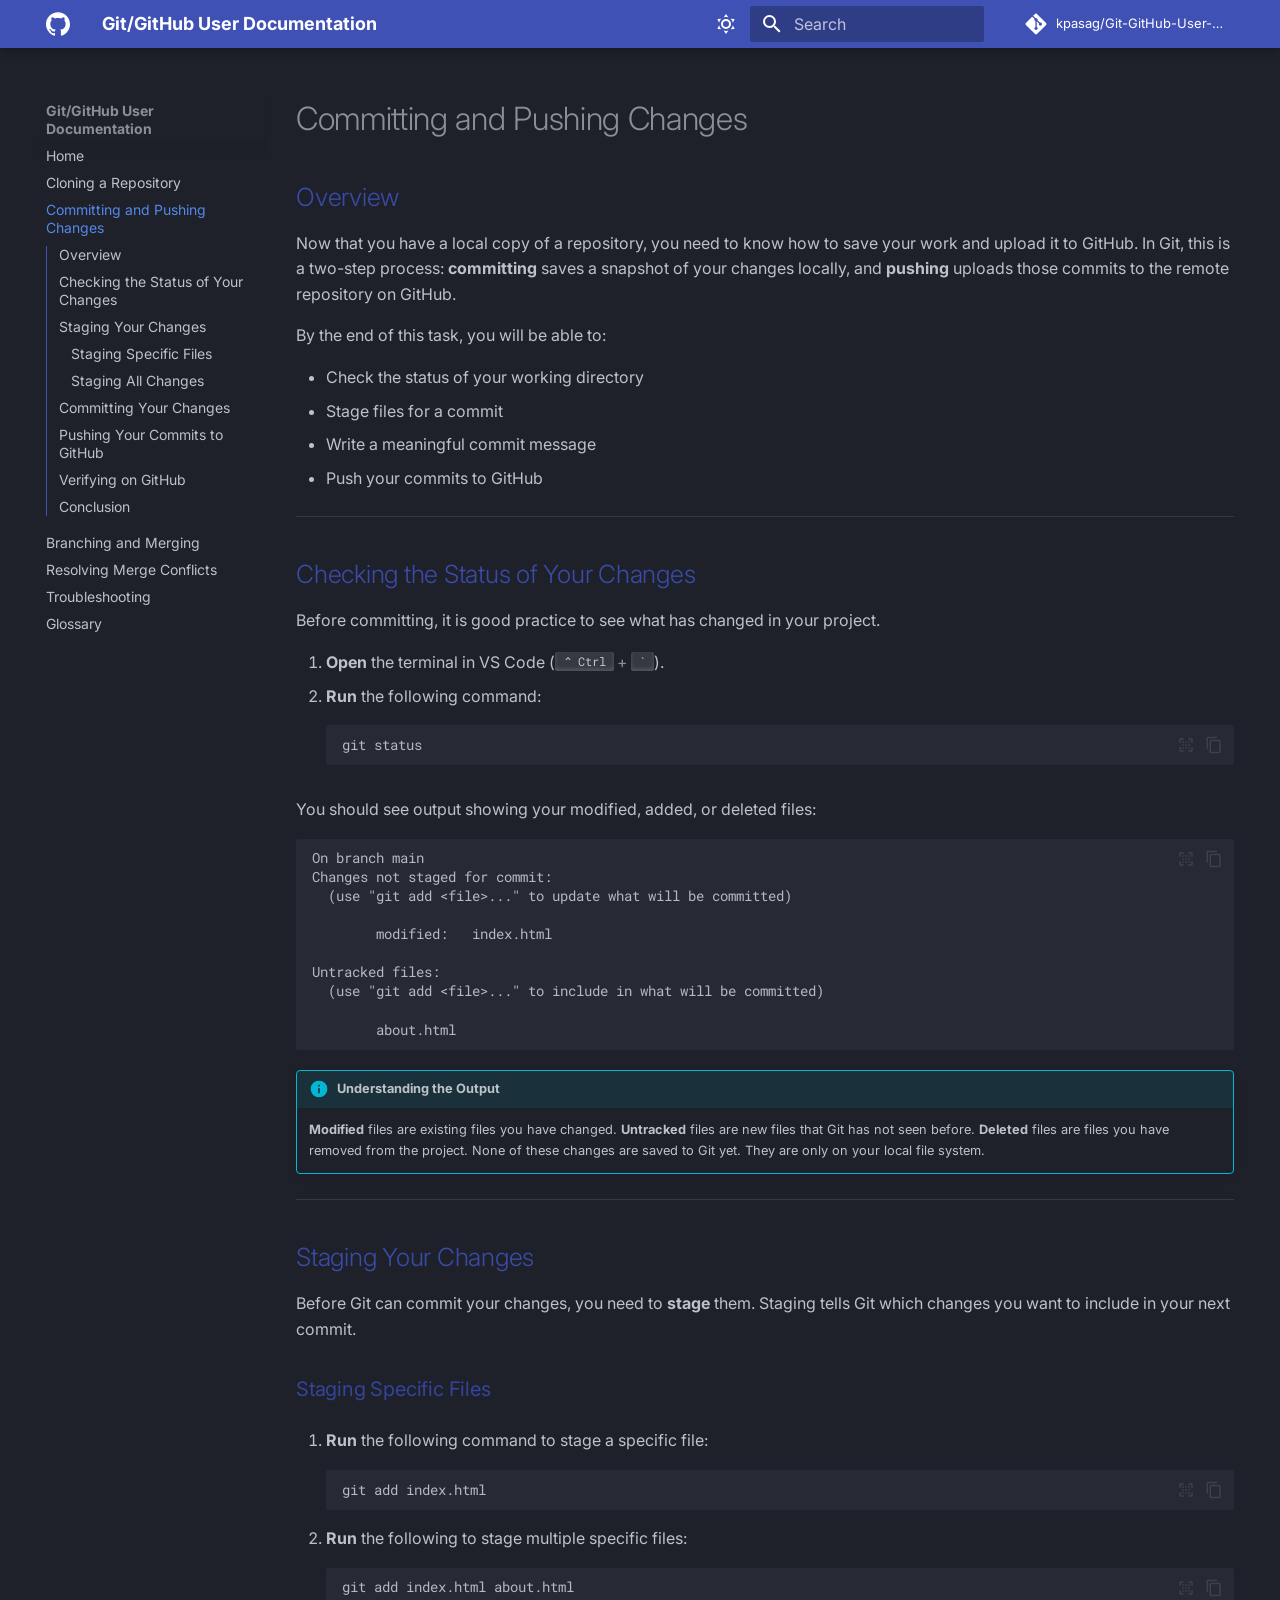
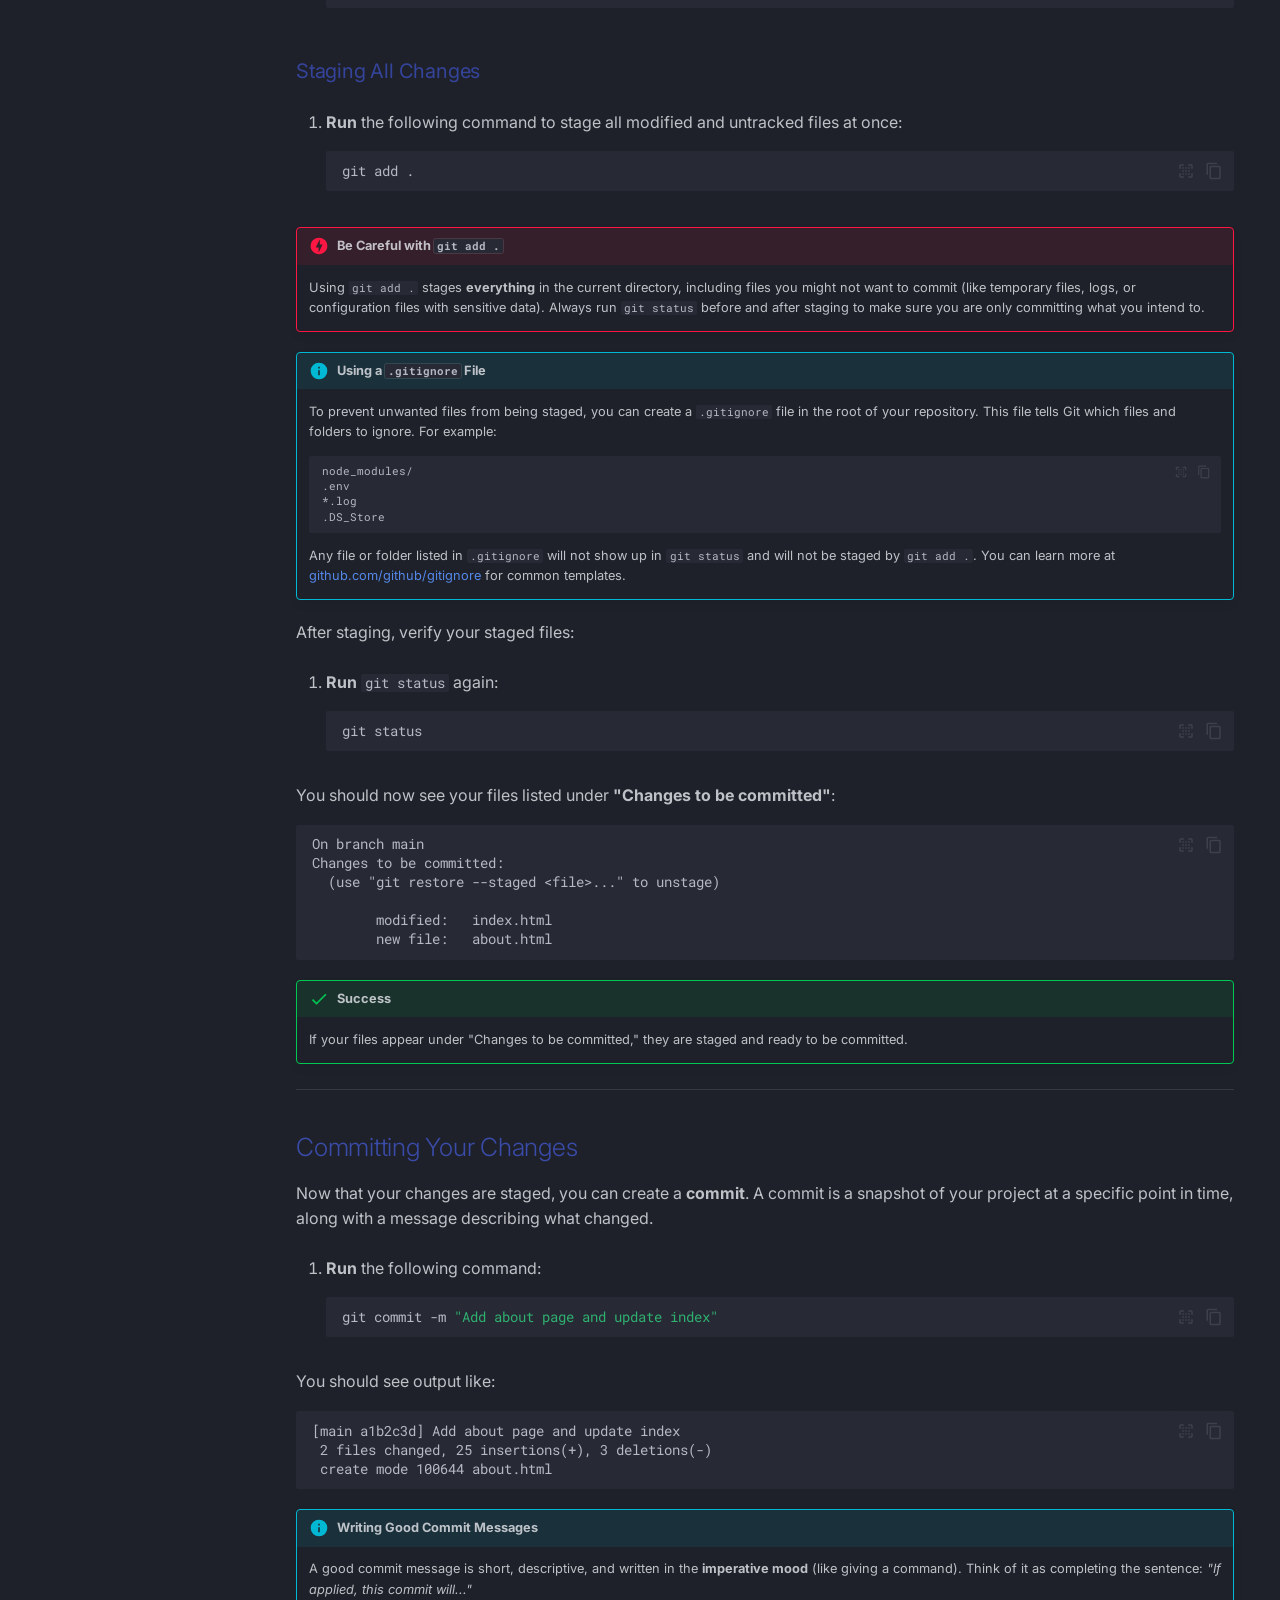
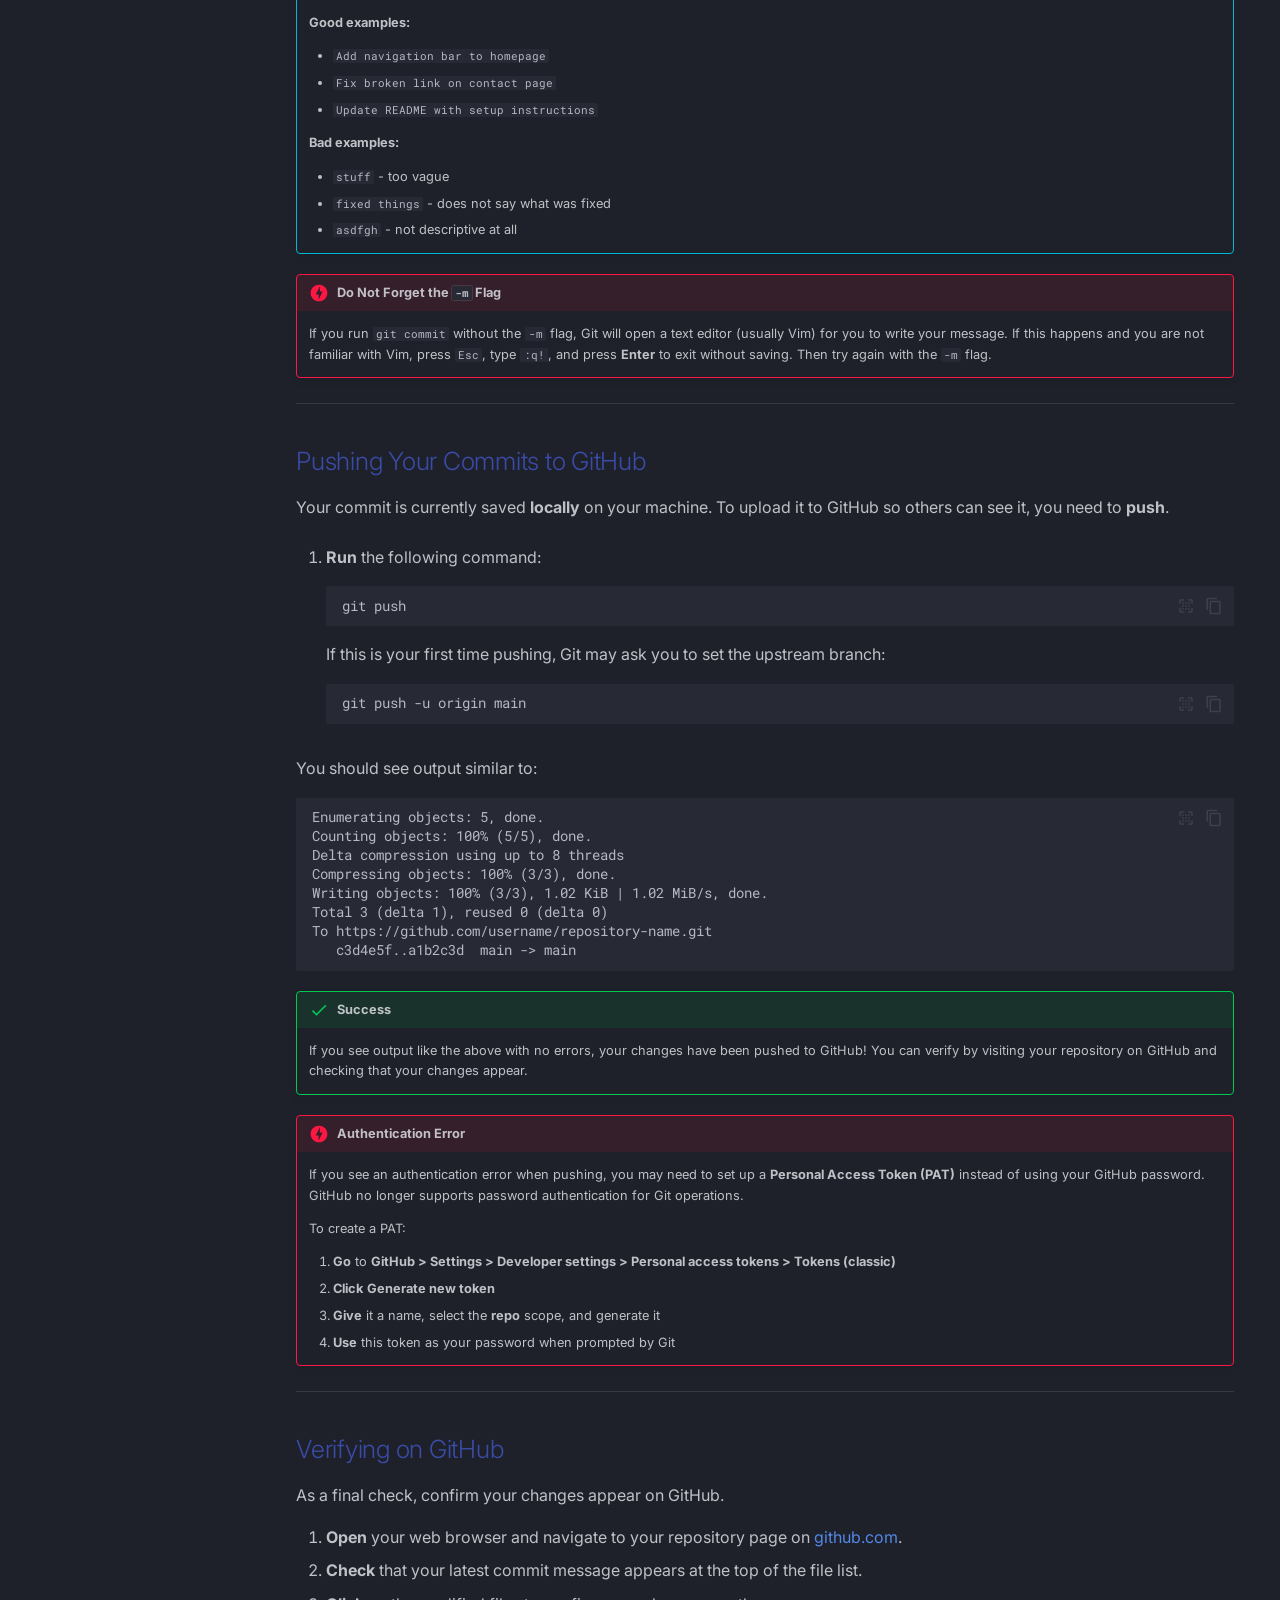
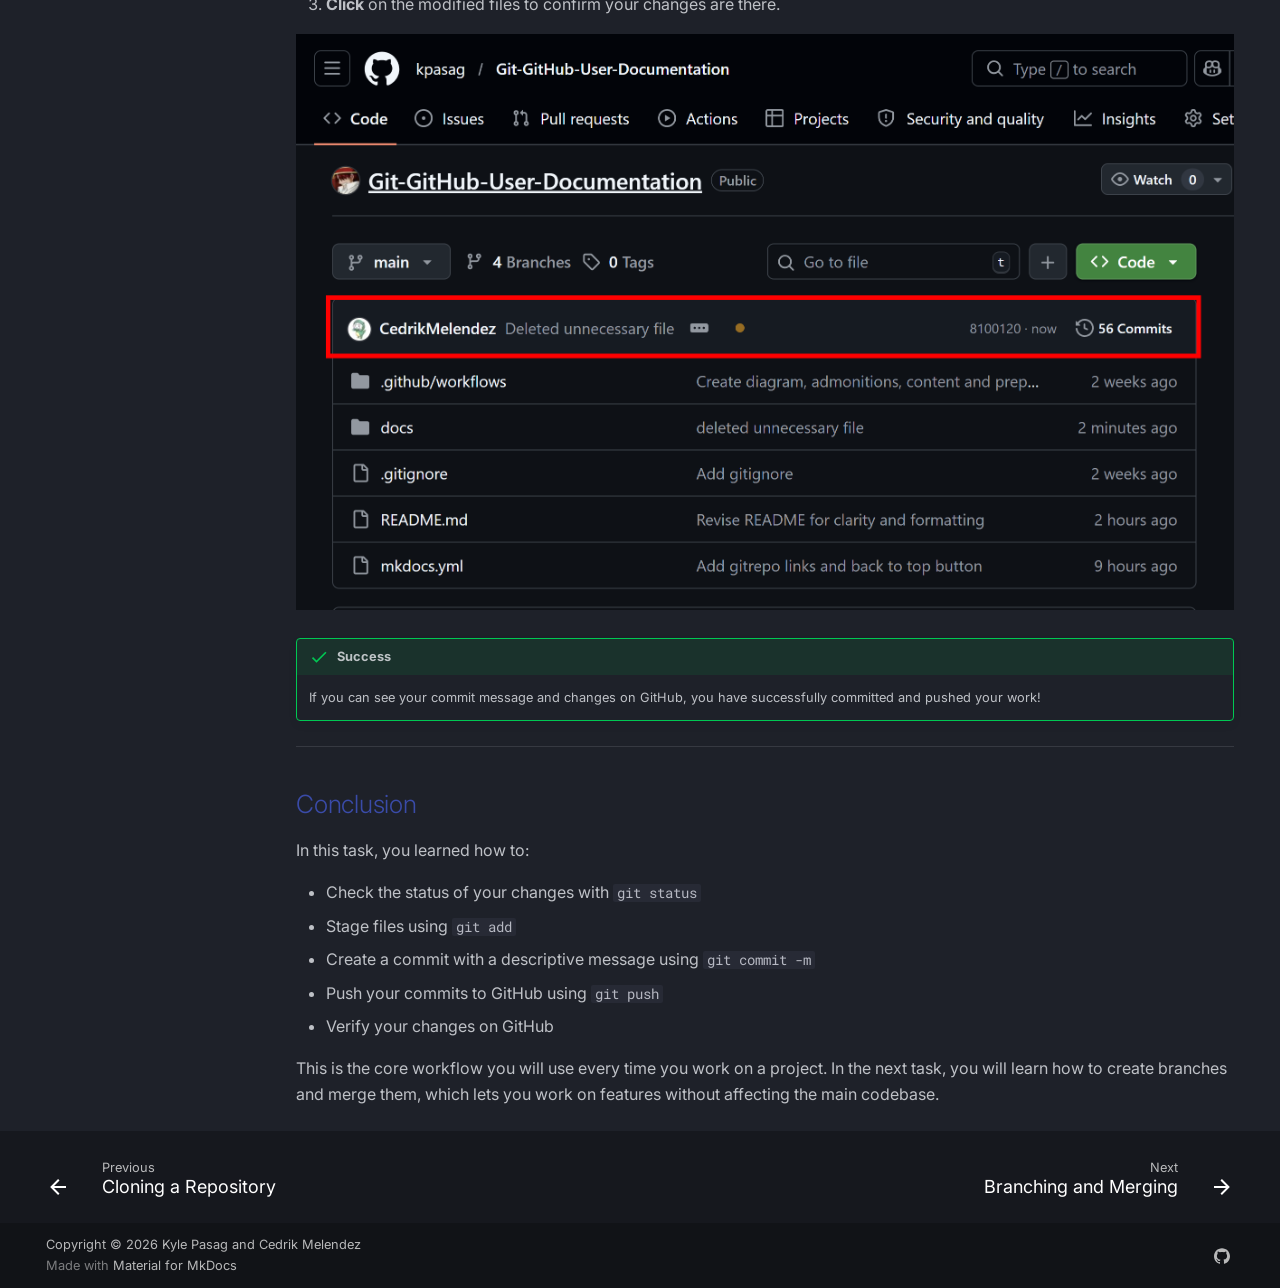
<file: committing-and-pushing/index.html>
<!doctype html>
<html lang="en" class="no-js">
  <head>
    
      <meta charset="utf-8">
      <meta name="viewport" content="width=device-width,initial-scale=1">
      
      
      
        <link rel="canonical" href="https://kpasag.github.io/Git-GitHub-User-Documentation/committing-and-pushing/">
      
      
        <link rel="prev" href="../cloning/">
      
      
        <link rel="next" href="../branching-and-merging/">
      
      
        
      
      
      <link rel="icon" href="../assets/github.png">
      <meta name="generator" content="mkdocs-1.6.1, mkdocs-material-9.7.6">
    
    
      
        <title>Committing and Pushing Changes - Git/GitHub User Documentation</title>
      
    
    
      <link rel="stylesheet" href="../assets/stylesheets/main.484c7ddc.min.css">
      
        
        <link rel="stylesheet" href="../assets/stylesheets/palette.ab4e12ef.min.css">
      
      


    
    
      
    
    
      
        
        
        <link rel="preconnect" href="https://fonts.gstatic.com" crossorigin>
        <link rel="stylesheet" href="https://fonts.googleapis.com/css?family=Inter:300,300i,400,400i,700,700i%7CRoboto+Mono:400,400i,700,700i&display=fallback">
        <style>:root{--md-text-font:"Inter";--md-code-font:"Roboto Mono"}</style>
      
    
    
      <link rel="stylesheet" href="../stylesheets/extra.css">
    
    <script>__md_scope=new URL("..",location),__md_hash=e=>[...e].reduce(((e,_)=>(e<<5)-e+_.charCodeAt(0)),0),__md_get=(e,_=localStorage,t=__md_scope)=>JSON.parse(_.getItem(t.pathname+"."+e)),__md_set=(e,_,t=localStorage,a=__md_scope)=>{try{t.setItem(a.pathname+"."+e,JSON.stringify(_))}catch(e){}}</script>
    
      

    
    
  </head>
  
  
    
    
      
    
    
    
    
    <body dir="ltr" data-md-color-scheme="slate" data-md-color-primary="indigo" data-md-color-accent="indigo">
  
    
    <input class="md-toggle" data-md-toggle="drawer" type="checkbox" id="__drawer" autocomplete="off">
    <input class="md-toggle" data-md-toggle="search" type="checkbox" id="__search" autocomplete="off">
    <label class="md-overlay" for="__drawer"></label>
    <div data-md-component="skip">
      
        
        <a href="#committing-and-pushing-changes" class="md-skip">
          Skip to content
        </a>
      
    </div>
    <div data-md-component="announce">
      
    </div>
    
    
      

  

<header class="md-header md-header--shadow" data-md-component="header">
  <nav class="md-header__inner md-grid" aria-label="Header">
    <a href=".." title="Git/GitHub User Documentation" class="md-header__button md-logo" aria-label="Git/GitHub User Documentation" data-md-component="logo">
      
  
  <svg xmlns="http://www.w3.org/2000/svg" viewBox="0 0 24 24"><path d="M12 .297c-6.63 0-12 5.373-12 12 0 5.303 3.438 9.8 8.205 11.385.6.113.82-.258.82-.577 0-.285-.01-1.04-.015-2.04-3.338.724-4.042-1.61-4.042-1.61C4.422 18.07 3.633 17.7 3.633 17.7c-1.087-.744.084-.729.084-.729 1.205.084 1.838 1.236 1.838 1.236 1.07 1.835 2.809 1.305 3.495.998.108-.776.417-1.305.76-1.605-2.665-.3-5.466-1.332-5.466-5.93 0-1.31.465-2.38 1.235-3.22-.135-.303-.54-1.523.105-3.176 0 0 1.005-.322 3.3 1.23.96-.267 1.98-.399 3-.405 1.02.006 2.04.138 3 .405 2.28-1.552 3.285-1.23 3.285-1.23.645 1.653.24 2.873.12 3.176.765.84 1.23 1.91 1.23 3.22 0 4.61-2.805 5.625-5.475 5.92.42.36.81 1.096.81 2.22 0 1.606-.015 2.896-.015 3.286 0 .315.21.69.825.57C20.565 22.092 24 17.592 24 12.297c0-6.627-5.373-12-12-12"/></svg>

    </a>
    <label class="md-header__button md-icon" for="__drawer">
      
      <svg xmlns="http://www.w3.org/2000/svg" viewBox="0 0 24 24"><path d="M3 6h18v2H3zm0 5h18v2H3zm0 5h18v2H3z"/></svg>
    </label>
    <div class="md-header__title" data-md-component="header-title">
      <div class="md-header__ellipsis">
        <div class="md-header__topic">
          <span class="md-ellipsis">
            Git/GitHub User Documentation
          </span>
        </div>
        <div class="md-header__topic" data-md-component="header-topic">
          <span class="md-ellipsis">
            
              Committing and Pushing Changes
            
          </span>
        </div>
      </div>
    </div>
    
      
        <form class="md-header__option" data-md-component="palette">
  
    
    
    
    <input class="md-option" data-md-color-media="" data-md-color-scheme="slate" data-md-color-primary="indigo" data-md-color-accent="indigo"  aria-label="Dark mode"  type="radio" name="__palette" id="__palette_0">
    
      <label class="md-header__button md-icon" title="Dark mode" for="__palette_1" hidden>
        <svg xmlns="http://www.w3.org/2000/svg" viewBox="0 0 24 24"><path d="M12 7a5 5 0 0 1 5 5 5 5 0 0 1-5 5 5 5 0 0 1-5-5 5 5 0 0 1 5-5m0 2a3 3 0 0 0-3 3 3 3 0 0 0 3 3 3 3 0 0 0 3-3 3 3 0 0 0-3-3m0-7 2.39 3.42C13.65 5.15 12.84 5 12 5s-1.65.15-2.39.42zM3.34 7l4.16-.35A7.2 7.2 0 0 0 5.94 8.5c-.44.74-.69 1.5-.83 2.29zm.02 10 1.76-3.77a7.131 7.131 0 0 0 2.38 4.14zM20.65 7l-1.77 3.79a7.02 7.02 0 0 0-2.38-4.15zm-.01 10-4.14.36c.59-.51 1.12-1.14 1.54-1.86.42-.73.69-1.5.83-2.29zM12 22l-2.41-3.44c.74.27 1.55.44 2.41.44.82 0 1.63-.17 2.37-.44z"/></svg>
      </label>
    
  
    
    
    
    <input class="md-option" data-md-color-media="" data-md-color-scheme="default" data-md-color-primary="indigo" data-md-color-accent="indigo"  aria-label="Light mode"  type="radio" name="__palette" id="__palette_1">
    
      <label class="md-header__button md-icon" title="Light mode" for="__palette_0" hidden>
        <svg xmlns="http://www.w3.org/2000/svg" viewBox="0 0 24 24"><path d="m17.75 4.09-2.53 1.94.91 3.06-2.63-1.81-2.63 1.81.91-3.06-2.53-1.94L12.44 4l1.06-3 1.06 3zm3.5 6.91-1.64 1.25.59 1.98-1.7-1.17-1.7 1.17.59-1.98L15.75 11l2.06-.05L18.5 9l.69 1.95zm-2.28 4.95c.83-.08 1.72 1.1 1.19 1.85-.32.45-.66.87-1.08 1.27C15.17 23 8.84 23 4.94 19.07c-3.91-3.9-3.91-10.24 0-14.14.4-.4.82-.76 1.27-1.08.75-.53 1.93.36 1.85 1.19-.27 2.86.69 5.83 2.89 8.02a9.96 9.96 0 0 0 8.02 2.89m-1.64 2.02a12.08 12.08 0 0 1-7.8-3.47c-2.17-2.19-3.33-5-3.49-7.82-2.81 3.14-2.7 7.96.31 10.98 3.02 3.01 7.84 3.12 10.98.31"/></svg>
      </label>
    
  
</form>
      
    
    
      <script>var palette=__md_get("__palette");if(palette&&palette.color){if("(prefers-color-scheme)"===palette.color.media){var media=matchMedia("(prefers-color-scheme: light)"),input=document.querySelector(media.matches?"[data-md-color-media='(prefers-color-scheme: light)']":"[data-md-color-media='(prefers-color-scheme: dark)']");palette.color.media=input.getAttribute("data-md-color-media"),palette.color.scheme=input.getAttribute("data-md-color-scheme"),palette.color.primary=input.getAttribute("data-md-color-primary"),palette.color.accent=input.getAttribute("data-md-color-accent")}for(var[key,value]of Object.entries(palette.color))document.body.setAttribute("data-md-color-"+key,value)}</script>
    
    
    
      
      
        <label class="md-header__button md-icon" for="__search">
          
          <svg xmlns="http://www.w3.org/2000/svg" viewBox="0 0 24 24"><path d="M9.5 3A6.5 6.5 0 0 1 16 9.5c0 1.61-.59 3.09-1.56 4.23l.27.27h.79l5 5-1.5 1.5-5-5v-.79l-.27-.27A6.52 6.52 0 0 1 9.5 16 6.5 6.5 0 0 1 3 9.5 6.5 6.5 0 0 1 9.5 3m0 2C7 5 5 7 5 9.5S7 14 9.5 14 14 12 14 9.5 12 5 9.5 5"/></svg>
        </label>
        <div class="md-search" data-md-component="search" role="dialog">
  <label class="md-search__overlay" for="__search"></label>
  <div class="md-search__inner" role="search">
    <form class="md-search__form" name="search">
      <input type="text" class="md-search__input" name="query" aria-label="Search" placeholder="Search" autocapitalize="off" autocorrect="off" autocomplete="off" spellcheck="false" data-md-component="search-query" required>
      <label class="md-search__icon md-icon" for="__search">
        
        <svg xmlns="http://www.w3.org/2000/svg" viewBox="0 0 24 24"><path d="M9.5 3A6.5 6.5 0 0 1 16 9.5c0 1.61-.59 3.09-1.56 4.23l.27.27h.79l5 5-1.5 1.5-5-5v-.79l-.27-.27A6.52 6.52 0 0 1 9.5 16 6.5 6.5 0 0 1 3 9.5 6.5 6.5 0 0 1 9.5 3m0 2C7 5 5 7 5 9.5S7 14 9.5 14 14 12 14 9.5 12 5 9.5 5"/></svg>
        
        <svg xmlns="http://www.w3.org/2000/svg" viewBox="0 0 24 24"><path d="M20 11v2H8l5.5 5.5-1.42 1.42L4.16 12l7.92-7.92L13.5 5.5 8 11z"/></svg>
      </label>
      <nav class="md-search__options" aria-label="Search">
        
        <button type="reset" class="md-search__icon md-icon" title="Clear" aria-label="Clear" tabindex="-1">
          
          <svg xmlns="http://www.w3.org/2000/svg" viewBox="0 0 24 24"><path d="M19 6.41 17.59 5 12 10.59 6.41 5 5 6.41 10.59 12 5 17.59 6.41 19 12 13.41 17.59 19 19 17.59 13.41 12z"/></svg>
        </button>
      </nav>
      
    </form>
    <div class="md-search__output">
      <div class="md-search__scrollwrap" tabindex="0" data-md-scrollfix>
        <div class="md-search-result" data-md-component="search-result">
          <div class="md-search-result__meta">
            Initializing search
          </div>
          <ol class="md-search-result__list" role="presentation"></ol>
        </div>
      </div>
    </div>
  </div>
</div>
      
    
    
      <div class="md-header__source">
        <a href="https://github.com/kpasag/Git-GitHub-User-Documentation" title="Go to repository" class="md-source" data-md-component="source">
  <div class="md-source__icon md-icon">
    
    <svg xmlns="http://www.w3.org/2000/svg" viewBox="0 0 448 512"><!--! Font Awesome Free 7.1.0 by @fontawesome - https://fontawesome.com License - https://fontawesome.com/license/free (Icons: CC BY 4.0, Fonts: SIL OFL 1.1, Code: MIT License) Copyright 2025 Fonticons, Inc.--><path d="M439.6 236.1 244 40.5c-5.4-5.5-12.8-8.5-20.4-8.5s-15 3-20.4 8.4L162.5 81l51.5 51.5c27.1-9.1 52.7 16.8 43.4 43.7l49.7 49.7c34.2-11.8 61.2 31 35.5 56.7-26.5 26.5-70.2-2.9-56-37.3L240.3 199v121.9c25.3 12.5 22.3 41.8 9.1 55-6.4 6.4-15.2 10.1-24.3 10.1s-17.8-3.6-24.3-10.1c-17.6-17.6-11.1-46.9 11.2-56v-123c-20.8-8.5-24.6-30.7-18.6-45L142.6 101 8.5 235.1C3 240.6 0 247.9 0 255.5s3 15 8.5 20.4l195.6 195.7c5.4 5.4 12.7 8.4 20.4 8.4s15-3 20.4-8.4l194.7-194.7c5.4-5.4 8.4-12.8 8.4-20.4s-3-15-8.4-20.4"/></svg>
  </div>
  <div class="md-source__repository">
    kpasag/Git-GitHub-User-Documentation
  </div>
</a>
      </div>
    
  </nav>
  
</header>
    
    <div class="md-container" data-md-component="container">
      
      
        
          
        
      
      <main class="md-main" data-md-component="main">
        <div class="md-main__inner md-grid">
          
            
              
              <div class="md-sidebar md-sidebar--primary" data-md-component="sidebar" data-md-type="navigation" >
                <div class="md-sidebar__scrollwrap">
                  <div class="md-sidebar__inner">
                    



  

<nav class="md-nav md-nav--primary md-nav--integrated" aria-label="Navigation" data-md-level="0">
  <label class="md-nav__title" for="__drawer">
    <a href=".." title="Git/GitHub User Documentation" class="md-nav__button md-logo" aria-label="Git/GitHub User Documentation" data-md-component="logo">
      
  
  <svg xmlns="http://www.w3.org/2000/svg" viewBox="0 0 24 24"><path d="M12 .297c-6.63 0-12 5.373-12 12 0 5.303 3.438 9.8 8.205 11.385.6.113.82-.258.82-.577 0-.285-.01-1.04-.015-2.04-3.338.724-4.042-1.61-4.042-1.61C4.422 18.07 3.633 17.7 3.633 17.7c-1.087-.744.084-.729.084-.729 1.205.084 1.838 1.236 1.838 1.236 1.07 1.835 2.809 1.305 3.495.998.108-.776.417-1.305.76-1.605-2.665-.3-5.466-1.332-5.466-5.93 0-1.31.465-2.38 1.235-3.22-.135-.303-.54-1.523.105-3.176 0 0 1.005-.322 3.3 1.23.96-.267 1.98-.399 3-.405 1.02.006 2.04.138 3 .405 2.28-1.552 3.285-1.23 3.285-1.23.645 1.653.24 2.873.12 3.176.765.84 1.23 1.91 1.23 3.22 0 4.61-2.805 5.625-5.475 5.92.42.36.81 1.096.81 2.22 0 1.606-.015 2.896-.015 3.286 0 .315.21.69.825.57C20.565 22.092 24 17.592 24 12.297c0-6.627-5.373-12-12-12"/></svg>

    </a>
    Git/GitHub User Documentation
  </label>
  
    <div class="md-nav__source">
      <a href="https://github.com/kpasag/Git-GitHub-User-Documentation" title="Go to repository" class="md-source" data-md-component="source">
  <div class="md-source__icon md-icon">
    
    <svg xmlns="http://www.w3.org/2000/svg" viewBox="0 0 448 512"><!--! Font Awesome Free 7.1.0 by @fontawesome - https://fontawesome.com License - https://fontawesome.com/license/free (Icons: CC BY 4.0, Fonts: SIL OFL 1.1, Code: MIT License) Copyright 2025 Fonticons, Inc.--><path d="M439.6 236.1 244 40.5c-5.4-5.5-12.8-8.5-20.4-8.5s-15 3-20.4 8.4L162.5 81l51.5 51.5c27.1-9.1 52.7 16.8 43.4 43.7l49.7 49.7c34.2-11.8 61.2 31 35.5 56.7-26.5 26.5-70.2-2.9-56-37.3L240.3 199v121.9c25.3 12.5 22.3 41.8 9.1 55-6.4 6.4-15.2 10.1-24.3 10.1s-17.8-3.6-24.3-10.1c-17.6-17.6-11.1-46.9 11.2-56v-123c-20.8-8.5-24.6-30.7-18.6-45L142.6 101 8.5 235.1C3 240.6 0 247.9 0 255.5s3 15 8.5 20.4l195.6 195.7c5.4 5.4 12.7 8.4 20.4 8.4s15-3 20.4-8.4l194.7-194.7c5.4-5.4 8.4-12.8 8.4-20.4s-3-15-8.4-20.4"/></svg>
  </div>
  <div class="md-source__repository">
    kpasag/Git-GitHub-User-Documentation
  </div>
</a>
    </div>
  
  <ul class="md-nav__list" data-md-scrollfix>
    
      
      
  
  
  
  
    <li class="md-nav__item">
      <a href=".." class="md-nav__link">
        
  
  
  <span class="md-ellipsis">
    
  
    Home
  

    
  </span>
  
  

      </a>
    </li>
  

    
      
      
  
  
  
  
    <li class="md-nav__item">
      <a href="../cloning/" class="md-nav__link">
        
  
  
  <span class="md-ellipsis">
    
  
    Cloning a Repository
  

    
  </span>
  
  

      </a>
    </li>
  

    
      
      
  
  
    
  
  
  
    <li class="md-nav__item md-nav__item--active">
      
      <input class="md-nav__toggle md-toggle" type="checkbox" id="__toc">
      
      
        
      
      
        <label class="md-nav__link md-nav__link--active" for="__toc">
          
  
  
  <span class="md-ellipsis">
    
  
    Committing and Pushing Changes
  

    
  </span>
  
  

          <span class="md-nav__icon md-icon"></span>
        </label>
      
      <a href="./" class="md-nav__link md-nav__link--active">
        
  
  
  <span class="md-ellipsis">
    
  
    Committing and Pushing Changes
  

    
  </span>
  
  

      </a>
      
        

<nav class="md-nav md-nav--secondary" aria-label="Table of contents">
  
  
  
    
  
  
    <label class="md-nav__title" for="__toc">
      <span class="md-nav__icon md-icon"></span>
      Table of contents
    </label>
    <ul class="md-nav__list" data-md-component="toc" data-md-scrollfix>
      
        <li class="md-nav__item">
  <a href="#overview" class="md-nav__link">
    <span class="md-ellipsis">
      
        Overview
      
    </span>
  </a>
  
</li>
      
        <li class="md-nav__item">
  <a href="#checking-the-status-of-your-changes" class="md-nav__link">
    <span class="md-ellipsis">
      
        Checking the Status of Your Changes
      
    </span>
  </a>
  
</li>
      
        <li class="md-nav__item">
  <a href="#staging-your-changes" class="md-nav__link">
    <span class="md-ellipsis">
      
        Staging Your Changes
      
    </span>
  </a>
  
    <nav class="md-nav" aria-label="Staging Your Changes">
      <ul class="md-nav__list">
        
          <li class="md-nav__item">
  <a href="#staging-specific-files" class="md-nav__link">
    <span class="md-ellipsis">
      
        Staging Specific Files
      
    </span>
  </a>
  
</li>
        
          <li class="md-nav__item">
  <a href="#staging-all-changes" class="md-nav__link">
    <span class="md-ellipsis">
      
        Staging All Changes
      
    </span>
  </a>
  
</li>
        
      </ul>
    </nav>
  
</li>
      
        <li class="md-nav__item">
  <a href="#committing-your-changes" class="md-nav__link">
    <span class="md-ellipsis">
      
        Committing Your Changes
      
    </span>
  </a>
  
</li>
      
        <li class="md-nav__item">
  <a href="#pushing-your-commits-to-github" class="md-nav__link">
    <span class="md-ellipsis">
      
        Pushing Your Commits to GitHub
      
    </span>
  </a>
  
</li>
      
        <li class="md-nav__item">
  <a href="#verifying-on-github" class="md-nav__link">
    <span class="md-ellipsis">
      
        Verifying on GitHub
      
    </span>
  </a>
  
</li>
      
        <li class="md-nav__item">
  <a href="#conclusion" class="md-nav__link">
    <span class="md-ellipsis">
      
        Conclusion
      
    </span>
  </a>
  
</li>
      
    </ul>
  
</nav>
      
    </li>
  

    
      
      
  
  
  
  
    <li class="md-nav__item">
      <a href="../branching-and-merging/" class="md-nav__link">
        
  
  
  <span class="md-ellipsis">
    
  
    Branching and Merging
  

    
  </span>
  
  

      </a>
    </li>
  

    
      
      
  
  
  
  
    <li class="md-nav__item">
      <a href="../resolving-merge-conflicts/" class="md-nav__link">
        
  
  
  <span class="md-ellipsis">
    
  
    Resolving Merge Conflicts
  

    
  </span>
  
  

      </a>
    </li>
  

    
      
      
  
  
  
  
    <li class="md-nav__item">
      <a href="../troubleshooting/" class="md-nav__link">
        
  
  
  <span class="md-ellipsis">
    
  
    Troubleshooting
  

    
  </span>
  
  

      </a>
    </li>
  

    
      
      
  
  
  
  
    <li class="md-nav__item">
      <a href="../glossary/" class="md-nav__link">
        
  
  
  <span class="md-ellipsis">
    
  
    Glossary
  

    
  </span>
  
  

      </a>
    </li>
  

    
  </ul>
</nav>
                  </div>
                </div>
              </div>
            
            
          
          
            <div class="md-content" data-md-component="content">
              
              <article class="md-content__inner md-typeset">
                
                  


  
  


<h1 id="committing-and-pushing-changes">Committing and Pushing Changes</h1>
<h2 id="overview">Overview</h2>
<p>Now that you have a local copy of a repository, you need to know how to save your work and upload it to GitHub. In Git, this is a two-step process: <strong>committing</strong> saves a snapshot of your changes locally, and <strong>pushing</strong> uploads those commits to the remote repository on GitHub.</p>
<p>By the end of this task, you will be able to:</p>
<ul>
<li>Check the status of your working directory</li>
<li>Stage files for a commit</li>
<li>Write a meaningful commit message</li>
<li>Push your commits to GitHub</li>
</ul>
<hr />
<h2 id="checking-the-status-of-your-changes">Checking the Status of Your Changes</h2>
<p>Before committing, it is good practice to see what has changed in your project.</p>
<ol>
<li><strong>Open</strong> the terminal in VS Code (<span class="keys"><kbd class="key-control">Ctrl</kbd><span>+</span><kbd class="key-grave">`</kbd></span>).</li>
<li>
<p><strong>Run</strong> the following command:</p>
<div class="language-bash highlight"><pre><span></span><code><span id="__span-0-1"><a id="__codelineno-0-1" name="__codelineno-0-1" href="#__codelineno-0-1"></a>git<span class="w"> </span>status
</span></code></pre></div>
</li>
</ol>
<p>You should see output showing your modified, added, or deleted files:</p>
<div class="language-text highlight"><pre><span></span><code><span id="__span-1-1"><a id="__codelineno-1-1" name="__codelineno-1-1" href="#__codelineno-1-1"></a>On branch main
</span><span id="__span-1-2"><a id="__codelineno-1-2" name="__codelineno-1-2" href="#__codelineno-1-2"></a>Changes not staged for commit:
</span><span id="__span-1-3"><a id="__codelineno-1-3" name="__codelineno-1-3" href="#__codelineno-1-3"></a>  (use &quot;git add &lt;file&gt;...&quot; to update what will be committed)
</span><span id="__span-1-4"><a id="__codelineno-1-4" name="__codelineno-1-4" href="#__codelineno-1-4"></a>
</span><span id="__span-1-5"><a id="__codelineno-1-5" name="__codelineno-1-5" href="#__codelineno-1-5"></a>        modified:   index.html
</span><span id="__span-1-6"><a id="__codelineno-1-6" name="__codelineno-1-6" href="#__codelineno-1-6"></a>
</span><span id="__span-1-7"><a id="__codelineno-1-7" name="__codelineno-1-7" href="#__codelineno-1-7"></a>Untracked files:
</span><span id="__span-1-8"><a id="__codelineno-1-8" name="__codelineno-1-8" href="#__codelineno-1-8"></a>  (use &quot;git add &lt;file&gt;...&quot; to include in what will be committed)
</span><span id="__span-1-9"><a id="__codelineno-1-9" name="__codelineno-1-9" href="#__codelineno-1-9"></a>
</span><span id="__span-1-10"><a id="__codelineno-1-10" name="__codelineno-1-10" href="#__codelineno-1-10"></a>        about.html
</span></code></pre></div>
<div class="admonition info">
<p class="admonition-title">Understanding the Output</p>
<p><strong>Modified</strong> files are existing files you have changed. <strong>Untracked</strong> files are new files that Git has not seen before. <strong>Deleted</strong> files are files you have removed from the project. None of these changes are saved to Git yet. They are only on your local file system.</p>
</div>
<hr />
<h2 id="staging-your-changes">Staging Your Changes</h2>
<p>Before Git can commit your changes, you need to <strong>stage</strong> them. Staging tells Git which changes you want to include in your next commit.</p>
<h3 id="staging-specific-files">Staging Specific Files</h3>
<ol>
<li>
<p><strong>Run</strong> the following command to stage a specific file:</p>
<div class="language-bash highlight"><pre><span></span><code><span id="__span-2-1"><a id="__codelineno-2-1" name="__codelineno-2-1" href="#__codelineno-2-1"></a>git<span class="w"> </span>add<span class="w"> </span>index.html
</span></code></pre></div>
</li>
<li>
<p><strong>Run</strong> the following to stage multiple specific files:</p>
<div class="language-bash highlight"><pre><span></span><code><span id="__span-3-1"><a id="__codelineno-3-1" name="__codelineno-3-1" href="#__codelineno-3-1"></a>git<span class="w"> </span>add<span class="w"> </span>index.html<span class="w"> </span>about.html
</span></code></pre></div>
</li>
</ol>
<h3 id="staging-all-changes">Staging All Changes</h3>
<ol>
<li>
<p><strong>Run</strong> the following command to stage all modified and untracked files at once:</p>
<div class="language-bash highlight"><pre><span></span><code><span id="__span-4-1"><a id="__codelineno-4-1" name="__codelineno-4-1" href="#__codelineno-4-1"></a>git<span class="w"> </span>add<span class="w"> </span>.
</span></code></pre></div>
</li>
</ol>
<div class="admonition danger">
<p class="admonition-title">Be Careful with <code>git add .</code></p>
<p>Using <code>git add .</code> stages <strong>everything</strong> in the current directory, including files you might not want to commit (like temporary files, logs, or configuration files with sensitive data). Always run <code>git status</code> before and after staging to make sure you are only committing what you intend to.</p>
</div>
<div class="admonition info">
<p class="admonition-title">Using a <code>.gitignore</code> File</p>
<p>To prevent unwanted files from being staged, you can create a <code>.gitignore</code> file in the root of your repository. This file tells Git which files and folders to ignore. For example:</p>
<div class="language-text highlight"><pre><span></span><code><span id="__span-5-1"><a id="__codelineno-5-1" name="__codelineno-5-1" href="#__codelineno-5-1"></a>node_modules/
</span><span id="__span-5-2"><a id="__codelineno-5-2" name="__codelineno-5-2" href="#__codelineno-5-2"></a>.env
</span><span id="__span-5-3"><a id="__codelineno-5-3" name="__codelineno-5-3" href="#__codelineno-5-3"></a>*.log
</span><span id="__span-5-4"><a id="__codelineno-5-4" name="__codelineno-5-4" href="#__codelineno-5-4"></a>.DS_Store
</span></code></pre></div>
<p>Any file or folder listed in <code>.gitignore</code> will not show up in <code>git status</code> and will not be staged by <code>git add .</code>. You can learn more at <a href="https://github.com/github/gitignore">github.com/github/gitignore</a> for common templates.</p>
</div>
<p>After staging, verify your staged files:</p>
<ol>
<li>
<p><strong>Run</strong> <code>git status</code> again:</p>
<div class="language-bash highlight"><pre><span></span><code><span id="__span-6-1"><a id="__codelineno-6-1" name="__codelineno-6-1" href="#__codelineno-6-1"></a>git<span class="w"> </span>status
</span></code></pre></div>
</li>
</ol>
<p>You should now see your files listed under <strong>"Changes to be committed"</strong>:</p>
<div class="language-text highlight"><pre><span></span><code><span id="__span-7-1"><a id="__codelineno-7-1" name="__codelineno-7-1" href="#__codelineno-7-1"></a>On branch main
</span><span id="__span-7-2"><a id="__codelineno-7-2" name="__codelineno-7-2" href="#__codelineno-7-2"></a>Changes to be committed:
</span><span id="__span-7-3"><a id="__codelineno-7-3" name="__codelineno-7-3" href="#__codelineno-7-3"></a>  (use &quot;git restore --staged &lt;file&gt;...&quot; to unstage)
</span><span id="__span-7-4"><a id="__codelineno-7-4" name="__codelineno-7-4" href="#__codelineno-7-4"></a>
</span><span id="__span-7-5"><a id="__codelineno-7-5" name="__codelineno-7-5" href="#__codelineno-7-5"></a>        modified:   index.html
</span><span id="__span-7-6"><a id="__codelineno-7-6" name="__codelineno-7-6" href="#__codelineno-7-6"></a>        new file:   about.html
</span></code></pre></div>
<div class="admonition success">
<p class="admonition-title">Success</p>
<p>If your files appear under "Changes to be committed," they are staged and ready to be committed.</p>
</div>
<hr />
<h2 id="committing-your-changes">Committing Your Changes</h2>
<p>Now that your changes are staged, you can create a <strong>commit</strong>. A commit is a snapshot of your project at a specific point in time, along with a message describing what changed.</p>
<ol>
<li>
<p><strong>Run</strong> the following command:</p>
<div class="language-bash highlight"><pre><span></span><code><span id="__span-8-1"><a id="__codelineno-8-1" name="__codelineno-8-1" href="#__codelineno-8-1"></a>git<span class="w"> </span>commit<span class="w"> </span>-m<span class="w"> </span><span class="s2">&quot;Add about page and update index&quot;</span>
</span></code></pre></div>
</li>
</ol>
<p>You should see output like:</p>
<div class="language-text highlight"><pre><span></span><code><span id="__span-9-1"><a id="__codelineno-9-1" name="__codelineno-9-1" href="#__codelineno-9-1"></a>[main a1b2c3d] Add about page and update index
</span><span id="__span-9-2"><a id="__codelineno-9-2" name="__codelineno-9-2" href="#__codelineno-9-2"></a> 2 files changed, 25 insertions(+), 3 deletions(-)
</span><span id="__span-9-3"><a id="__codelineno-9-3" name="__codelineno-9-3" href="#__codelineno-9-3"></a> create mode 100644 about.html
</span></code></pre></div>
<div class="admonition info">
<p class="admonition-title">Writing Good Commit Messages</p>
<p>A good commit message is short, descriptive, and written in the <strong>imperative mood</strong> (like giving a command). Think of it as completing the sentence: <em>"If applied, this commit will..."</em></p>
<p><strong>Good examples:</strong></p>
<ul>
<li><code>Add navigation bar to homepage</code></li>
<li><code>Fix broken link on contact page</code></li>
<li><code>Update README with setup instructions</code></li>
</ul>
<p><strong>Bad examples:</strong></p>
<ul>
<li><code>stuff</code> - too vague</li>
<li><code>fixed things</code> - does not say what was fixed</li>
<li><code>asdfgh</code> - not descriptive at all</li>
</ul>
</div>
<div class="admonition danger">
<p class="admonition-title">Do Not Forget the <code>-m</code> Flag</p>
<p>If you run <code>git commit</code> without the <code>-m</code> flag, Git will open a text editor (usually Vim) for you to write your message. If this happens and you are not familiar with Vim, press <code>Esc</code>, type <code>:q!</code>, and press <strong>Enter</strong> to exit without saving. Then try again with the <code>-m</code> flag.</p>
</div>
<hr />
<h2 id="pushing-your-commits-to-github">Pushing Your Commits to GitHub</h2>
<p>Your commit is currently saved <strong>locally</strong> on your machine. To upload it to GitHub so others can see it, you need to <strong>push</strong>.</p>
<ol>
<li>
<p><strong>Run</strong> the following command:</p>
<div class="language-bash highlight"><pre><span></span><code><span id="__span-10-1"><a id="__codelineno-10-1" name="__codelineno-10-1" href="#__codelineno-10-1"></a>git<span class="w"> </span>push
</span></code></pre></div>
<p>If this is your first time pushing, Git may ask you to set the upstream branch:</p>
<div class="language-bash highlight"><pre><span></span><code><span id="__span-11-1"><a id="__codelineno-11-1" name="__codelineno-11-1" href="#__codelineno-11-1"></a>git<span class="w"> </span>push<span class="w"> </span>-u<span class="w"> </span>origin<span class="w"> </span>main
</span></code></pre></div>
</li>
</ol>
<p>You should see output similar to:</p>
<div class="language-text highlight"><pre><span></span><code><span id="__span-12-1"><a id="__codelineno-12-1" name="__codelineno-12-1" href="#__codelineno-12-1"></a>Enumerating objects: 5, done.
</span><span id="__span-12-2"><a id="__codelineno-12-2" name="__codelineno-12-2" href="#__codelineno-12-2"></a>Counting objects: 100% (5/5), done.
</span><span id="__span-12-3"><a id="__codelineno-12-3" name="__codelineno-12-3" href="#__codelineno-12-3"></a>Delta compression using up to 8 threads
</span><span id="__span-12-4"><a id="__codelineno-12-4" name="__codelineno-12-4" href="#__codelineno-12-4"></a>Compressing objects: 100% (3/3), done.
</span><span id="__span-12-5"><a id="__codelineno-12-5" name="__codelineno-12-5" href="#__codelineno-12-5"></a>Writing objects: 100% (3/3), 1.02 KiB | 1.02 MiB/s, done.
</span><span id="__span-12-6"><a id="__codelineno-12-6" name="__codelineno-12-6" href="#__codelineno-12-6"></a>Total 3 (delta 1), reused 0 (delta 0)
</span><span id="__span-12-7"><a id="__codelineno-12-7" name="__codelineno-12-7" href="#__codelineno-12-7"></a>To https://github.com/username/repository-name.git
</span><span id="__span-12-8"><a id="__codelineno-12-8" name="__codelineno-12-8" href="#__codelineno-12-8"></a>   c3d4e5f..a1b2c3d  main -&gt; main
</span></code></pre></div>
<div class="admonition success">
<p class="admonition-title">Success</p>
<p>If you see output like the above with no errors, your changes have been pushed to GitHub! You can verify by visiting your repository on GitHub and checking that your changes appear.</p>
</div>
<div class="admonition danger">
<p class="admonition-title">Authentication Error</p>
<p>If you see an authentication error when pushing, you may need to set up a <strong>Personal Access Token (PAT)</strong> instead of using your GitHub password. GitHub no longer supports password authentication for Git operations.</p>
<p>To create a PAT:</p>
<ol>
<li><strong>Go</strong> to <strong>GitHub &gt; Settings &gt; Developer settings &gt; Personal access tokens &gt; Tokens (classic)</strong></li>
<li><strong>Click</strong> <strong>Generate new token</strong></li>
<li><strong>Give</strong> it a name, select the <strong>repo</strong> scope, and generate it</li>
<li><strong>Use</strong> this token as your password when prompted by Git</li>
</ol>
</div>
<hr />
<h2 id="verifying-on-github">Verifying on GitHub</h2>
<p>As a final check, confirm your changes appear on GitHub.</p>
<ol>
<li><strong>Open</strong> your web browser and navigate to your repository page on <a href="https://github.com">github.com</a>.</li>
<li><strong>Check</strong> that your latest commit message appears at the top of the file list.</li>
<li><strong>Click</strong> on the modified files to confirm your changes are there.</li>
</ol>
<p><img alt="GitHub repository page with the latest commit message visible at the top of the file list" src="../assets/task2-github-verify.png" title="GitHub repository page showing the latest commit" /></p>
<div class="admonition success">
<p class="admonition-title">Success</p>
<p>If you can see your commit message and changes on GitHub, you have successfully committed and pushed your work!</p>
</div>
<hr />
<h2 id="conclusion">Conclusion</h2>
<p>In this task, you learned how to:</p>
<ul>
<li>Check the status of your changes with <code>git status</code></li>
<li>Stage files using <code>git add</code></li>
<li>Create a commit with a descriptive message using <code>git commit -m</code></li>
<li>Push your commits to GitHub using <code>git push</code></li>
<li>Verify your changes on GitHub</li>
</ul>
<p>This is the core workflow you will use every time you work on a project. In the next task, you will learn how to create branches and merge them, which lets you work on features without affecting the main codebase.</p>












                
              </article>
            </div>
          
          
<script>var target=document.getElementById(location.hash.slice(1));target&&target.name&&(target.checked=target.name.startsWith("__tabbed_"))</script>
        </div>
        
          <button type="button" class="md-top md-icon" data-md-component="top" hidden>
  
  <svg xmlns="http://www.w3.org/2000/svg" viewBox="0 0 24 24"><path d="M13 20h-2V8l-5.5 5.5-1.42-1.42L12 4.16l7.92 7.92-1.42 1.42L13 8z"/></svg>
  Back to top
</button>
        
      </main>
      
        <footer class="md-footer">
  
    
      
      <nav class="md-footer__inner md-grid" aria-label="Footer" >
        
          
          <a href="../cloning/" class="md-footer__link md-footer__link--prev" aria-label="Previous: Cloning a Repository">
            <div class="md-footer__button md-icon">
              
              <svg xmlns="http://www.w3.org/2000/svg" viewBox="0 0 24 24"><path d="M20 11v2H8l5.5 5.5-1.42 1.42L4.16 12l7.92-7.92L13.5 5.5 8 11z"/></svg>
            </div>
            <div class="md-footer__title">
              <span class="md-footer__direction">
                Previous
              </span>
              <div class="md-ellipsis">
                Cloning a Repository
              </div>
            </div>
          </a>
        
        
          
          <a href="../branching-and-merging/" class="md-footer__link md-footer__link--next" aria-label="Next: Branching and Merging">
            <div class="md-footer__title">
              <span class="md-footer__direction">
                Next
              </span>
              <div class="md-ellipsis">
                Branching and Merging
              </div>
            </div>
            <div class="md-footer__button md-icon">
              
              <svg xmlns="http://www.w3.org/2000/svg" viewBox="0 0 24 24"><path d="M4 11v2h12l-5.5 5.5 1.42 1.42L19.84 12l-7.92-7.92L10.5 5.5 16 11z"/></svg>
            </div>
          </a>
        
      </nav>
    
  
  <div class="md-footer-meta md-typeset">
    <div class="md-footer-meta__inner md-grid">
      <div class="md-copyright">
  
    <div class="md-copyright__highlight">
      Copyright &copy; 2026 Kyle Pasag and Cedrik Melendez
    </div>
  
  
    Made with
    <a href="https://squidfunk.github.io/mkdocs-material/" target="_blank" rel="noopener">
      Material for MkDocs
    </a>
  
</div>
      
        
<div class="md-social">
  
    
    
    
    
      
      
    
    <a href="https://github.com/kpasag/Git-GitHub-User-Documentation" target="_blank" rel="noopener" title="github.com" class="md-social__link">
      <svg xmlns="http://www.w3.org/2000/svg" viewBox="0 0 24 24"><path d="M12 .297c-6.63 0-12 5.373-12 12 0 5.303 3.438 9.8 8.205 11.385.6.113.82-.258.82-.577 0-.285-.01-1.04-.015-2.04-3.338.724-4.042-1.61-4.042-1.61C4.422 18.07 3.633 17.7 3.633 17.7c-1.087-.744.084-.729.084-.729 1.205.084 1.838 1.236 1.838 1.236 1.07 1.835 2.809 1.305 3.495.998.108-.776.417-1.305.76-1.605-2.665-.3-5.466-1.332-5.466-5.93 0-1.31.465-2.38 1.235-3.22-.135-.303-.54-1.523.105-3.176 0 0 1.005-.322 3.3 1.23.96-.267 1.98-.399 3-.405 1.02.006 2.04.138 3 .405 2.28-1.552 3.285-1.23 3.285-1.23.645 1.653.24 2.873.12 3.176.765.84 1.23 1.91 1.23 3.22 0 4.61-2.805 5.625-5.475 5.92.42.36.81 1.096.81 2.22 0 1.606-.015 2.896-.015 3.286 0 .315.21.69.825.57C20.565 22.092 24 17.592 24 12.297c0-6.627-5.373-12-12-12"/></svg>
    </a>
  
</div>
      
    </div>
  </div>
</footer>
      
    </div>
    <div class="md-dialog" data-md-component="dialog">
      <div class="md-dialog__inner md-typeset"></div>
    </div>
    
    
    
      
      
      <script id="__config" type="application/json">{"annotate": null, "base": "..", "features": ["navigation.top", "navigation.sections", "navigation.footer", "toc.integrate", "content.code.copy", "content.code.select"], "search": "../assets/javascripts/workers/search.2c215733.min.js", "tags": null, "translations": {"clipboard.copied": "Copied to clipboard", "clipboard.copy": "Copy to clipboard", "search.result.more.one": "1 more on this page", "search.result.more.other": "# more on this page", "search.result.none": "No matching documents", "search.result.one": "1 matching document", "search.result.other": "# matching documents", "search.result.placeholder": "Type to start searching", "search.result.term.missing": "Missing", "select.version": "Select version"}, "version": null}</script>
    
    
      <script src="../assets/javascripts/bundle.79ae519e.min.js"></script>
      
    
  </body>
</html>
</file>
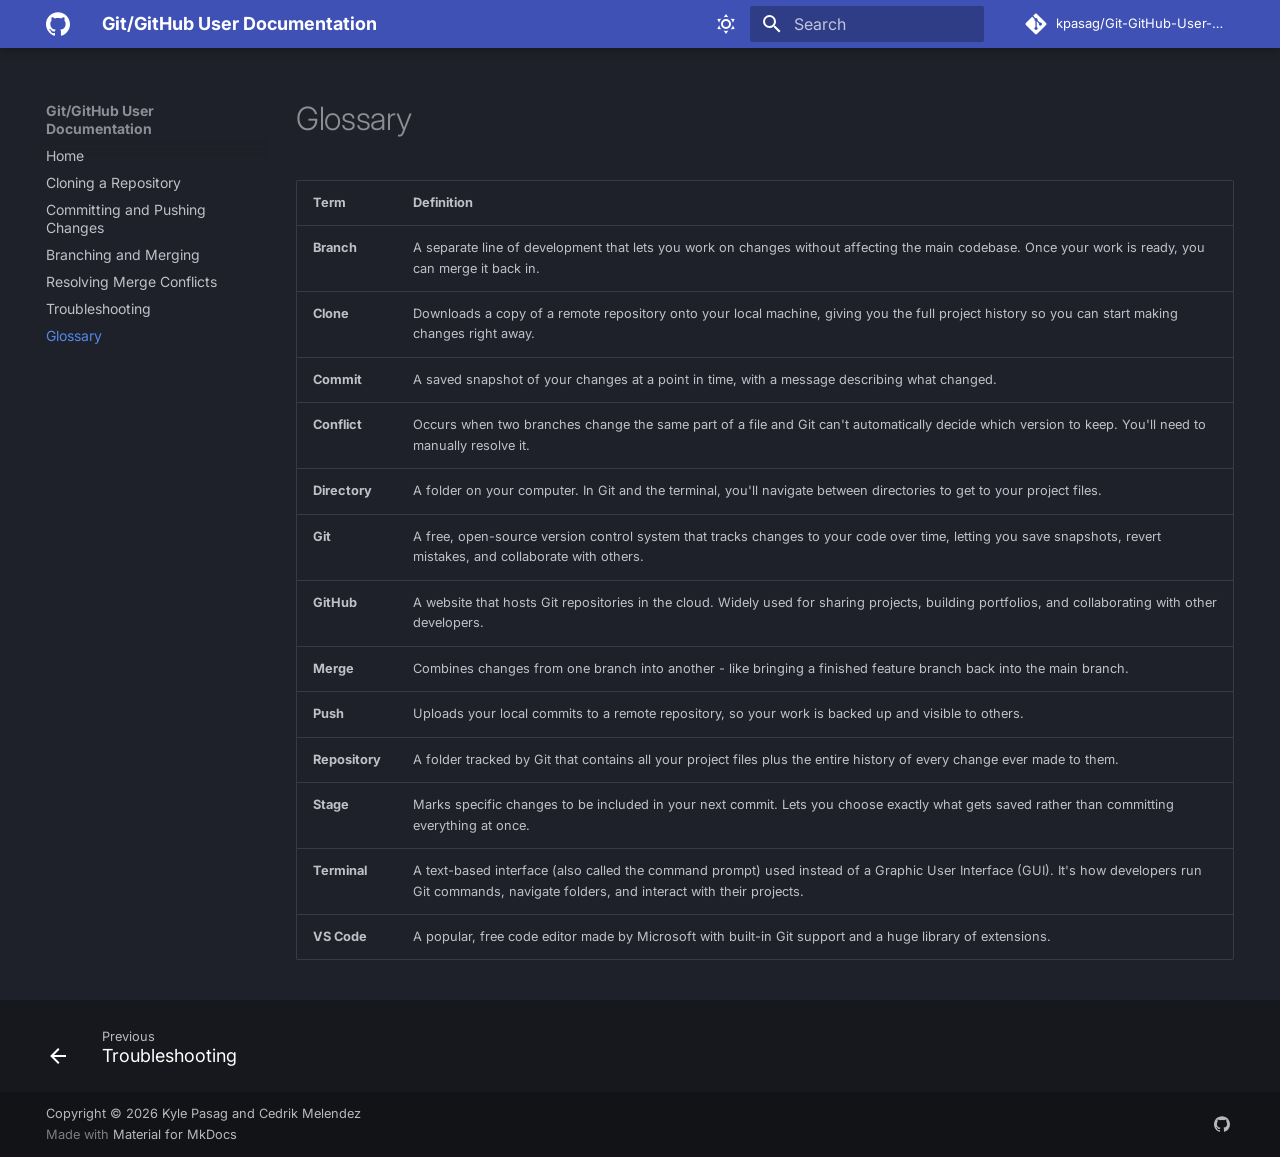
<file: glossary/index.html>
<!doctype html>
<html lang="en" class="no-js">
  <head>
    
      <meta charset="utf-8">
      <meta name="viewport" content="width=device-width,initial-scale=1">
      
      
      
        <link rel="canonical" href="https://kpasag.github.io/Git-GitHub-User-Documentation/glossary/">
      
      
        <link rel="prev" href="../troubleshooting/">
      
      
      
        
      
      
      <link rel="icon" href="../assets/github.png">
      <meta name="generator" content="mkdocs-1.6.1, mkdocs-material-9.7.6">
    
    
      
        <title>Glossary - Git/GitHub User Documentation</title>
      
    
    
      <link rel="stylesheet" href="../assets/stylesheets/main.484c7ddc.min.css">
      
        
        <link rel="stylesheet" href="../assets/stylesheets/palette.ab4e12ef.min.css">
      
      


    
    
      
    
    
      
        
        
        <link rel="preconnect" href="https://fonts.gstatic.com" crossorigin>
        <link rel="stylesheet" href="https://fonts.googleapis.com/css?family=Inter:300,300i,400,400i,700,700i%7CRoboto+Mono:400,400i,700,700i&display=fallback">
        <style>:root{--md-text-font:"Inter";--md-code-font:"Roboto Mono"}</style>
      
    
    
      <link rel="stylesheet" href="../stylesheets/extra.css">
    
    <script>__md_scope=new URL("..",location),__md_hash=e=>[...e].reduce(((e,_)=>(e<<5)-e+_.charCodeAt(0)),0),__md_get=(e,_=localStorage,t=__md_scope)=>JSON.parse(_.getItem(t.pathname+"."+e)),__md_set=(e,_,t=localStorage,a=__md_scope)=>{try{t.setItem(a.pathname+"."+e,JSON.stringify(_))}catch(e){}}</script>
    
      

    
    
  </head>
  
  
    
    
      
    
    
    
    
    <body dir="ltr" data-md-color-scheme="slate" data-md-color-primary="indigo" data-md-color-accent="indigo">
  
    
    <input class="md-toggle" data-md-toggle="drawer" type="checkbox" id="__drawer" autocomplete="off">
    <input class="md-toggle" data-md-toggle="search" type="checkbox" id="__search" autocomplete="off">
    <label class="md-overlay" for="__drawer"></label>
    <div data-md-component="skip">
      
        
        <a href="#glossary" class="md-skip">
          Skip to content
        </a>
      
    </div>
    <div data-md-component="announce">
      
    </div>
    
    
      

  

<header class="md-header md-header--shadow" data-md-component="header">
  <nav class="md-header__inner md-grid" aria-label="Header">
    <a href=".." title="Git/GitHub User Documentation" class="md-header__button md-logo" aria-label="Git/GitHub User Documentation" data-md-component="logo">
      
  
  <svg xmlns="http://www.w3.org/2000/svg" viewBox="0 0 24 24"><path d="M12 .297c-6.63 0-12 5.373-12 12 0 5.303 3.438 9.8 8.205 11.385.6.113.82-.258.82-.577 0-.285-.01-1.04-.015-2.04-3.338.724-4.042-1.61-4.042-1.61C4.422 18.07 3.633 17.7 3.633 17.7c-1.087-.744.084-.729.084-.729 1.205.084 1.838 1.236 1.838 1.236 1.07 1.835 2.809 1.305 3.495.998.108-.776.417-1.305.76-1.605-2.665-.3-5.466-1.332-5.466-5.93 0-1.31.465-2.38 1.235-3.22-.135-.303-.54-1.523.105-3.176 0 0 1.005-.322 3.3 1.23.96-.267 1.98-.399 3-.405 1.02.006 2.04.138 3 .405 2.28-1.552 3.285-1.23 3.285-1.23.645 1.653.24 2.873.12 3.176.765.84 1.23 1.91 1.23 3.22 0 4.61-2.805 5.625-5.475 5.92.42.36.81 1.096.81 2.22 0 1.606-.015 2.896-.015 3.286 0 .315.21.69.825.57C20.565 22.092 24 17.592 24 12.297c0-6.627-5.373-12-12-12"/></svg>

    </a>
    <label class="md-header__button md-icon" for="__drawer">
      
      <svg xmlns="http://www.w3.org/2000/svg" viewBox="0 0 24 24"><path d="M3 6h18v2H3zm0 5h18v2H3zm0 5h18v2H3z"/></svg>
    </label>
    <div class="md-header__title" data-md-component="header-title">
      <div class="md-header__ellipsis">
        <div class="md-header__topic">
          <span class="md-ellipsis">
            Git/GitHub User Documentation
          </span>
        </div>
        <div class="md-header__topic" data-md-component="header-topic">
          <span class="md-ellipsis">
            
              Glossary
            
          </span>
        </div>
      </div>
    </div>
    
      
        <form class="md-header__option" data-md-component="palette">
  
    
    
    
    <input class="md-option" data-md-color-media="" data-md-color-scheme="slate" data-md-color-primary="indigo" data-md-color-accent="indigo"  aria-label="Dark mode"  type="radio" name="__palette" id="__palette_0">
    
      <label class="md-header__button md-icon" title="Dark mode" for="__palette_1" hidden>
        <svg xmlns="http://www.w3.org/2000/svg" viewBox="0 0 24 24"><path d="M12 7a5 5 0 0 1 5 5 5 5 0 0 1-5 5 5 5 0 0 1-5-5 5 5 0 0 1 5-5m0 2a3 3 0 0 0-3 3 3 3 0 0 0 3 3 3 3 0 0 0 3-3 3 3 0 0 0-3-3m0-7 2.39 3.42C13.65 5.15 12.84 5 12 5s-1.65.15-2.39.42zM3.34 7l4.16-.35A7.2 7.2 0 0 0 5.94 8.5c-.44.74-.69 1.5-.83 2.29zm.02 10 1.76-3.77a7.131 7.131 0 0 0 2.38 4.14zM20.65 7l-1.77 3.79a7.02 7.02 0 0 0-2.38-4.15zm-.01 10-4.14.36c.59-.51 1.12-1.14 1.54-1.86.42-.73.69-1.5.83-2.29zM12 22l-2.41-3.44c.74.27 1.55.44 2.41.44.82 0 1.63-.17 2.37-.44z"/></svg>
      </label>
    
  
    
    
    
    <input class="md-option" data-md-color-media="" data-md-color-scheme="default" data-md-color-primary="indigo" data-md-color-accent="indigo"  aria-label="Light mode"  type="radio" name="__palette" id="__palette_1">
    
      <label class="md-header__button md-icon" title="Light mode" for="__palette_0" hidden>
        <svg xmlns="http://www.w3.org/2000/svg" viewBox="0 0 24 24"><path d="m17.75 4.09-2.53 1.94.91 3.06-2.63-1.81-2.63 1.81.91-3.06-2.53-1.94L12.44 4l1.06-3 1.06 3zm3.5 6.91-1.64 1.25.59 1.98-1.7-1.17-1.7 1.17.59-1.98L15.75 11l2.06-.05L18.5 9l.69 1.95zm-2.28 4.95c.83-.08 1.72 1.1 1.19 1.85-.32.45-.66.87-1.08 1.27C15.17 23 8.84 23 4.94 19.07c-3.91-3.9-3.91-10.24 0-14.14.4-.4.82-.76 1.27-1.08.75-.53 1.93.36 1.85 1.19-.27 2.86.69 5.83 2.89 8.02a9.96 9.96 0 0 0 8.02 2.89m-1.64 2.02a12.08 12.08 0 0 1-7.8-3.47c-2.17-2.19-3.33-5-3.49-7.82-2.81 3.14-2.7 7.96.31 10.98 3.02 3.01 7.84 3.12 10.98.31"/></svg>
      </label>
    
  
</form>
      
    
    
      <script>var palette=__md_get("__palette");if(palette&&palette.color){if("(prefers-color-scheme)"===palette.color.media){var media=matchMedia("(prefers-color-scheme: light)"),input=document.querySelector(media.matches?"[data-md-color-media='(prefers-color-scheme: light)']":"[data-md-color-media='(prefers-color-scheme: dark)']");palette.color.media=input.getAttribute("data-md-color-media"),palette.color.scheme=input.getAttribute("data-md-color-scheme"),palette.color.primary=input.getAttribute("data-md-color-primary"),palette.color.accent=input.getAttribute("data-md-color-accent")}for(var[key,value]of Object.entries(palette.color))document.body.setAttribute("data-md-color-"+key,value)}</script>
    
    
    
      
      
        <label class="md-header__button md-icon" for="__search">
          
          <svg xmlns="http://www.w3.org/2000/svg" viewBox="0 0 24 24"><path d="M9.5 3A6.5 6.5 0 0 1 16 9.5c0 1.61-.59 3.09-1.56 4.23l.27.27h.79l5 5-1.5 1.5-5-5v-.79l-.27-.27A6.52 6.52 0 0 1 9.5 16 6.5 6.5 0 0 1 3 9.5 6.5 6.5 0 0 1 9.5 3m0 2C7 5 5 7 5 9.5S7 14 9.5 14 14 12 14 9.5 12 5 9.5 5"/></svg>
        </label>
        <div class="md-search" data-md-component="search" role="dialog">
  <label class="md-search__overlay" for="__search"></label>
  <div class="md-search__inner" role="search">
    <form class="md-search__form" name="search">
      <input type="text" class="md-search__input" name="query" aria-label="Search" placeholder="Search" autocapitalize="off" autocorrect="off" autocomplete="off" spellcheck="false" data-md-component="search-query" required>
      <label class="md-search__icon md-icon" for="__search">
        
        <svg xmlns="http://www.w3.org/2000/svg" viewBox="0 0 24 24"><path d="M9.5 3A6.5 6.5 0 0 1 16 9.5c0 1.61-.59 3.09-1.56 4.23l.27.27h.79l5 5-1.5 1.5-5-5v-.79l-.27-.27A6.52 6.52 0 0 1 9.5 16 6.5 6.5 0 0 1 3 9.5 6.5 6.5 0 0 1 9.5 3m0 2C7 5 5 7 5 9.5S7 14 9.5 14 14 12 14 9.5 12 5 9.5 5"/></svg>
        
        <svg xmlns="http://www.w3.org/2000/svg" viewBox="0 0 24 24"><path d="M20 11v2H8l5.5 5.5-1.42 1.42L4.16 12l7.92-7.92L13.5 5.5 8 11z"/></svg>
      </label>
      <nav class="md-search__options" aria-label="Search">
        
        <button type="reset" class="md-search__icon md-icon" title="Clear" aria-label="Clear" tabindex="-1">
          
          <svg xmlns="http://www.w3.org/2000/svg" viewBox="0 0 24 24"><path d="M19 6.41 17.59 5 12 10.59 6.41 5 5 6.41 10.59 12 5 17.59 6.41 19 12 13.41 17.59 19 19 17.59 13.41 12z"/></svg>
        </button>
      </nav>
      
    </form>
    <div class="md-search__output">
      <div class="md-search__scrollwrap" tabindex="0" data-md-scrollfix>
        <div class="md-search-result" data-md-component="search-result">
          <div class="md-search-result__meta">
            Initializing search
          </div>
          <ol class="md-search-result__list" role="presentation"></ol>
        </div>
      </div>
    </div>
  </div>
</div>
      
    
    
      <div class="md-header__source">
        <a href="https://github.com/kpasag/Git-GitHub-User-Documentation" title="Go to repository" class="md-source" data-md-component="source">
  <div class="md-source__icon md-icon">
    
    <svg xmlns="http://www.w3.org/2000/svg" viewBox="0 0 448 512"><!--! Font Awesome Free 7.1.0 by @fontawesome - https://fontawesome.com License - https://fontawesome.com/license/free (Icons: CC BY 4.0, Fonts: SIL OFL 1.1, Code: MIT License) Copyright 2025 Fonticons, Inc.--><path d="M439.6 236.1 244 40.5c-5.4-5.5-12.8-8.5-20.4-8.5s-15 3-20.4 8.4L162.5 81l51.5 51.5c27.1-9.1 52.7 16.8 43.4 43.7l49.7 49.7c34.2-11.8 61.2 31 35.5 56.7-26.5 26.5-70.2-2.9-56-37.3L240.3 199v121.9c25.3 12.5 22.3 41.8 9.1 55-6.4 6.4-15.2 10.1-24.3 10.1s-17.8-3.6-24.3-10.1c-17.6-17.6-11.1-46.9 11.2-56v-123c-20.8-8.5-24.6-30.7-18.6-45L142.6 101 8.5 235.1C3 240.6 0 247.9 0 255.5s3 15 8.5 20.4l195.6 195.7c5.4 5.4 12.7 8.4 20.4 8.4s15-3 20.4-8.4l194.7-194.7c5.4-5.4 8.4-12.8 8.4-20.4s-3-15-8.4-20.4"/></svg>
  </div>
  <div class="md-source__repository">
    kpasag/Git-GitHub-User-Documentation
  </div>
</a>
      </div>
    
  </nav>
  
</header>
    
    <div class="md-container" data-md-component="container">
      
      
        
          
        
      
      <main class="md-main" data-md-component="main">
        <div class="md-main__inner md-grid">
          
            
              
              <div class="md-sidebar md-sidebar--primary" data-md-component="sidebar" data-md-type="navigation" >
                <div class="md-sidebar__scrollwrap">
                  <div class="md-sidebar__inner">
                    



  

<nav class="md-nav md-nav--primary md-nav--integrated" aria-label="Navigation" data-md-level="0">
  <label class="md-nav__title" for="__drawer">
    <a href=".." title="Git/GitHub User Documentation" class="md-nav__button md-logo" aria-label="Git/GitHub User Documentation" data-md-component="logo">
      
  
  <svg xmlns="http://www.w3.org/2000/svg" viewBox="0 0 24 24"><path d="M12 .297c-6.63 0-12 5.373-12 12 0 5.303 3.438 9.8 8.205 11.385.6.113.82-.258.82-.577 0-.285-.01-1.04-.015-2.04-3.338.724-4.042-1.61-4.042-1.61C4.422 18.07 3.633 17.7 3.633 17.7c-1.087-.744.084-.729.084-.729 1.205.084 1.838 1.236 1.838 1.236 1.07 1.835 2.809 1.305 3.495.998.108-.776.417-1.305.76-1.605-2.665-.3-5.466-1.332-5.466-5.93 0-1.31.465-2.38 1.235-3.22-.135-.303-.54-1.523.105-3.176 0 0 1.005-.322 3.3 1.23.96-.267 1.98-.399 3-.405 1.02.006 2.04.138 3 .405 2.28-1.552 3.285-1.23 3.285-1.23.645 1.653.24 2.873.12 3.176.765.84 1.23 1.91 1.23 3.22 0 4.61-2.805 5.625-5.475 5.92.42.36.81 1.096.81 2.22 0 1.606-.015 2.896-.015 3.286 0 .315.21.69.825.57C20.565 22.092 24 17.592 24 12.297c0-6.627-5.373-12-12-12"/></svg>

    </a>
    Git/GitHub User Documentation
  </label>
  
    <div class="md-nav__source">
      <a href="https://github.com/kpasag/Git-GitHub-User-Documentation" title="Go to repository" class="md-source" data-md-component="source">
  <div class="md-source__icon md-icon">
    
    <svg xmlns="http://www.w3.org/2000/svg" viewBox="0 0 448 512"><!--! Font Awesome Free 7.1.0 by @fontawesome - https://fontawesome.com License - https://fontawesome.com/license/free (Icons: CC BY 4.0, Fonts: SIL OFL 1.1, Code: MIT License) Copyright 2025 Fonticons, Inc.--><path d="M439.6 236.1 244 40.5c-5.4-5.5-12.8-8.5-20.4-8.5s-15 3-20.4 8.4L162.5 81l51.5 51.5c27.1-9.1 52.7 16.8 43.4 43.7l49.7 49.7c34.2-11.8 61.2 31 35.5 56.7-26.5 26.5-70.2-2.9-56-37.3L240.3 199v121.9c25.3 12.5 22.3 41.8 9.1 55-6.4 6.4-15.2 10.1-24.3 10.1s-17.8-3.6-24.3-10.1c-17.6-17.6-11.1-46.9 11.2-56v-123c-20.8-8.5-24.6-30.7-18.6-45L142.6 101 8.5 235.1C3 240.6 0 247.9 0 255.5s3 15 8.5 20.4l195.6 195.7c5.4 5.4 12.7 8.4 20.4 8.4s15-3 20.4-8.4l194.7-194.7c5.4-5.4 8.4-12.8 8.4-20.4s-3-15-8.4-20.4"/></svg>
  </div>
  <div class="md-source__repository">
    kpasag/Git-GitHub-User-Documentation
  </div>
</a>
    </div>
  
  <ul class="md-nav__list" data-md-scrollfix>
    
      
      
  
  
  
  
    <li class="md-nav__item">
      <a href=".." class="md-nav__link">
        
  
  
  <span class="md-ellipsis">
    
  
    Home
  

    
  </span>
  
  

      </a>
    </li>
  

    
      
      
  
  
  
  
    <li class="md-nav__item">
      <a href="../cloning/" class="md-nav__link">
        
  
  
  <span class="md-ellipsis">
    
  
    Cloning a Repository
  

    
  </span>
  
  

      </a>
    </li>
  

    
      
      
  
  
  
  
    <li class="md-nav__item">
      <a href="../committing-and-pushing/" class="md-nav__link">
        
  
  
  <span class="md-ellipsis">
    
  
    Committing and Pushing Changes
  

    
  </span>
  
  

      </a>
    </li>
  

    
      
      
  
  
  
  
    <li class="md-nav__item">
      <a href="../branching-and-merging/" class="md-nav__link">
        
  
  
  <span class="md-ellipsis">
    
  
    Branching and Merging
  

    
  </span>
  
  

      </a>
    </li>
  

    
      
      
  
  
  
  
    <li class="md-nav__item">
      <a href="../resolving-merge-conflicts/" class="md-nav__link">
        
  
  
  <span class="md-ellipsis">
    
  
    Resolving Merge Conflicts
  

    
  </span>
  
  

      </a>
    </li>
  

    
      
      
  
  
  
  
    <li class="md-nav__item">
      <a href="../troubleshooting/" class="md-nav__link">
        
  
  
  <span class="md-ellipsis">
    
  
    Troubleshooting
  

    
  </span>
  
  

      </a>
    </li>
  

    
      
      
  
  
    
  
  
  
    <li class="md-nav__item md-nav__item--active">
      
      <input class="md-nav__toggle md-toggle" type="checkbox" id="__toc">
      
      
        
      
      
      <a href="./" class="md-nav__link md-nav__link--active">
        
  
  
  <span class="md-ellipsis">
    
  
    Glossary
  

    
  </span>
  
  

      </a>
      
    </li>
  

    
  </ul>
</nav>
                  </div>
                </div>
              </div>
            
            
          
          
            <div class="md-content" data-md-component="content">
              
              <article class="md-content__inner md-typeset">
                
                  


  
  


<h1 id="glossary">Glossary</h1>
<table>
<thead>
<tr>
<th>Term</th>
<th>Definition</th>
</tr>
</thead>
<tbody>
<tr>
<td><strong>Branch</strong></td>
<td>A separate line of development that lets you work on changes without affecting the main codebase. Once your work is ready, you can merge it back in.</td>
</tr>
<tr>
<td><strong>Clone</strong></td>
<td>Downloads a copy of a remote repository onto your local machine, giving you the full project history so you can start making changes right away.</td>
</tr>
<tr>
<td><strong>Commit</strong></td>
<td>A saved snapshot of your changes at a point in time, with a message describing what changed.</td>
</tr>
<tr>
<td><strong>Conflict</strong></td>
<td>Occurs when two branches change the same part of a file and Git can't automatically decide which version to keep. You'll need to manually resolve it.</td>
</tr>
<tr>
<td><strong>Directory</strong></td>
<td>A folder on your computer. In Git and the terminal, you'll navigate between directories to get to your project files.</td>
</tr>
<tr>
<td><strong>Git</strong></td>
<td>A free, open-source version control system that tracks changes to your code over time, letting you save snapshots, revert mistakes, and collaborate with others.</td>
</tr>
<tr>
<td><strong>GitHub</strong></td>
<td>A website that hosts Git repositories in the cloud. Widely used for sharing projects, building portfolios, and collaborating with other developers.</td>
</tr>
<tr>
<td><strong>Merge</strong></td>
<td>Combines changes from one branch into another - like bringing a finished feature branch back into the main branch.</td>
</tr>
<tr>
<td><strong>Push</strong></td>
<td>Uploads your local commits to a remote repository, so your work is backed up and visible to others.</td>
</tr>
<tr>
<td><strong>Repository</strong></td>
<td>A folder tracked by Git that contains all your project files plus the entire history of every change ever made to them.</td>
</tr>
<tr>
<td><strong>Stage</strong></td>
<td>Marks specific changes to be included in your next commit. Lets you choose exactly what gets saved rather than committing everything at once.</td>
</tr>
<tr>
<td><strong>Terminal</strong></td>
<td>A text-based interface (also called the command prompt) used instead of a Graphic User Interface (GUI). It's how developers run Git commands, navigate folders, and interact with their projects.</td>
</tr>
<tr>
<td><strong>VS Code</strong></td>
<td>A popular, free code editor made by Microsoft with built-in Git support and a huge library of extensions.</td>
</tr>
</tbody>
</table>












                
              </article>
            </div>
          
          
<script>var target=document.getElementById(location.hash.slice(1));target&&target.name&&(target.checked=target.name.startsWith("__tabbed_"))</script>
        </div>
        
          <button type="button" class="md-top md-icon" data-md-component="top" hidden>
  
  <svg xmlns="http://www.w3.org/2000/svg" viewBox="0 0 24 24"><path d="M13 20h-2V8l-5.5 5.5-1.42-1.42L12 4.16l7.92 7.92-1.42 1.42L13 8z"/></svg>
  Back to top
</button>
        
      </main>
      
        <footer class="md-footer">
  
    
      
      <nav class="md-footer__inner md-grid" aria-label="Footer" >
        
          
          <a href="../troubleshooting/" class="md-footer__link md-footer__link--prev" aria-label="Previous: Troubleshooting">
            <div class="md-footer__button md-icon">
              
              <svg xmlns="http://www.w3.org/2000/svg" viewBox="0 0 24 24"><path d="M20 11v2H8l5.5 5.5-1.42 1.42L4.16 12l7.92-7.92L13.5 5.5 8 11z"/></svg>
            </div>
            <div class="md-footer__title">
              <span class="md-footer__direction">
                Previous
              </span>
              <div class="md-ellipsis">
                Troubleshooting
              </div>
            </div>
          </a>
        
        
      </nav>
    
  
  <div class="md-footer-meta md-typeset">
    <div class="md-footer-meta__inner md-grid">
      <div class="md-copyright">
  
    <div class="md-copyright__highlight">
      Copyright &copy; 2026 Kyle Pasag and Cedrik Melendez
    </div>
  
  
    Made with
    <a href="https://squidfunk.github.io/mkdocs-material/" target="_blank" rel="noopener">
      Material for MkDocs
    </a>
  
</div>
      
        
<div class="md-social">
  
    
    
    
    
      
      
    
    <a href="https://github.com/kpasag/Git-GitHub-User-Documentation" target="_blank" rel="noopener" title="github.com" class="md-social__link">
      <svg xmlns="http://www.w3.org/2000/svg" viewBox="0 0 24 24"><path d="M12 .297c-6.63 0-12 5.373-12 12 0 5.303 3.438 9.8 8.205 11.385.6.113.82-.258.82-.577 0-.285-.01-1.04-.015-2.04-3.338.724-4.042-1.61-4.042-1.61C4.422 18.07 3.633 17.7 3.633 17.7c-1.087-.744.084-.729.084-.729 1.205.084 1.838 1.236 1.838 1.236 1.07 1.835 2.809 1.305 3.495.998.108-.776.417-1.305.76-1.605-2.665-.3-5.466-1.332-5.466-5.93 0-1.31.465-2.38 1.235-3.22-.135-.303-.54-1.523.105-3.176 0 0 1.005-.322 3.3 1.23.96-.267 1.98-.399 3-.405 1.02.006 2.04.138 3 .405 2.28-1.552 3.285-1.23 3.285-1.23.645 1.653.24 2.873.12 3.176.765.84 1.23 1.91 1.23 3.22 0 4.61-2.805 5.625-5.475 5.92.42.36.81 1.096.81 2.22 0 1.606-.015 2.896-.015 3.286 0 .315.21.69.825.57C20.565 22.092 24 17.592 24 12.297c0-6.627-5.373-12-12-12"/></svg>
    </a>
  
</div>
      
    </div>
  </div>
</footer>
      
    </div>
    <div class="md-dialog" data-md-component="dialog">
      <div class="md-dialog__inner md-typeset"></div>
    </div>
    
    
    
      
      
      <script id="__config" type="application/json">{"annotate": null, "base": "..", "features": ["navigation.top", "navigation.sections", "navigation.footer", "toc.integrate", "content.code.copy", "content.code.select"], "search": "../assets/javascripts/workers/search.2c215733.min.js", "tags": null, "translations": {"clipboard.copied": "Copied to clipboard", "clipboard.copy": "Copy to clipboard", "search.result.more.one": "1 more on this page", "search.result.more.other": "# more on this page", "search.result.none": "No matching documents", "search.result.one": "1 matching document", "search.result.other": "# matching documents", "search.result.placeholder": "Type to start searching", "search.result.term.missing": "Missing", "select.version": "Select version"}, "version": null}</script>
    
    
      <script src="../assets/javascripts/bundle.79ae519e.min.js"></script>
      
    
  </body>
</html>
</file>
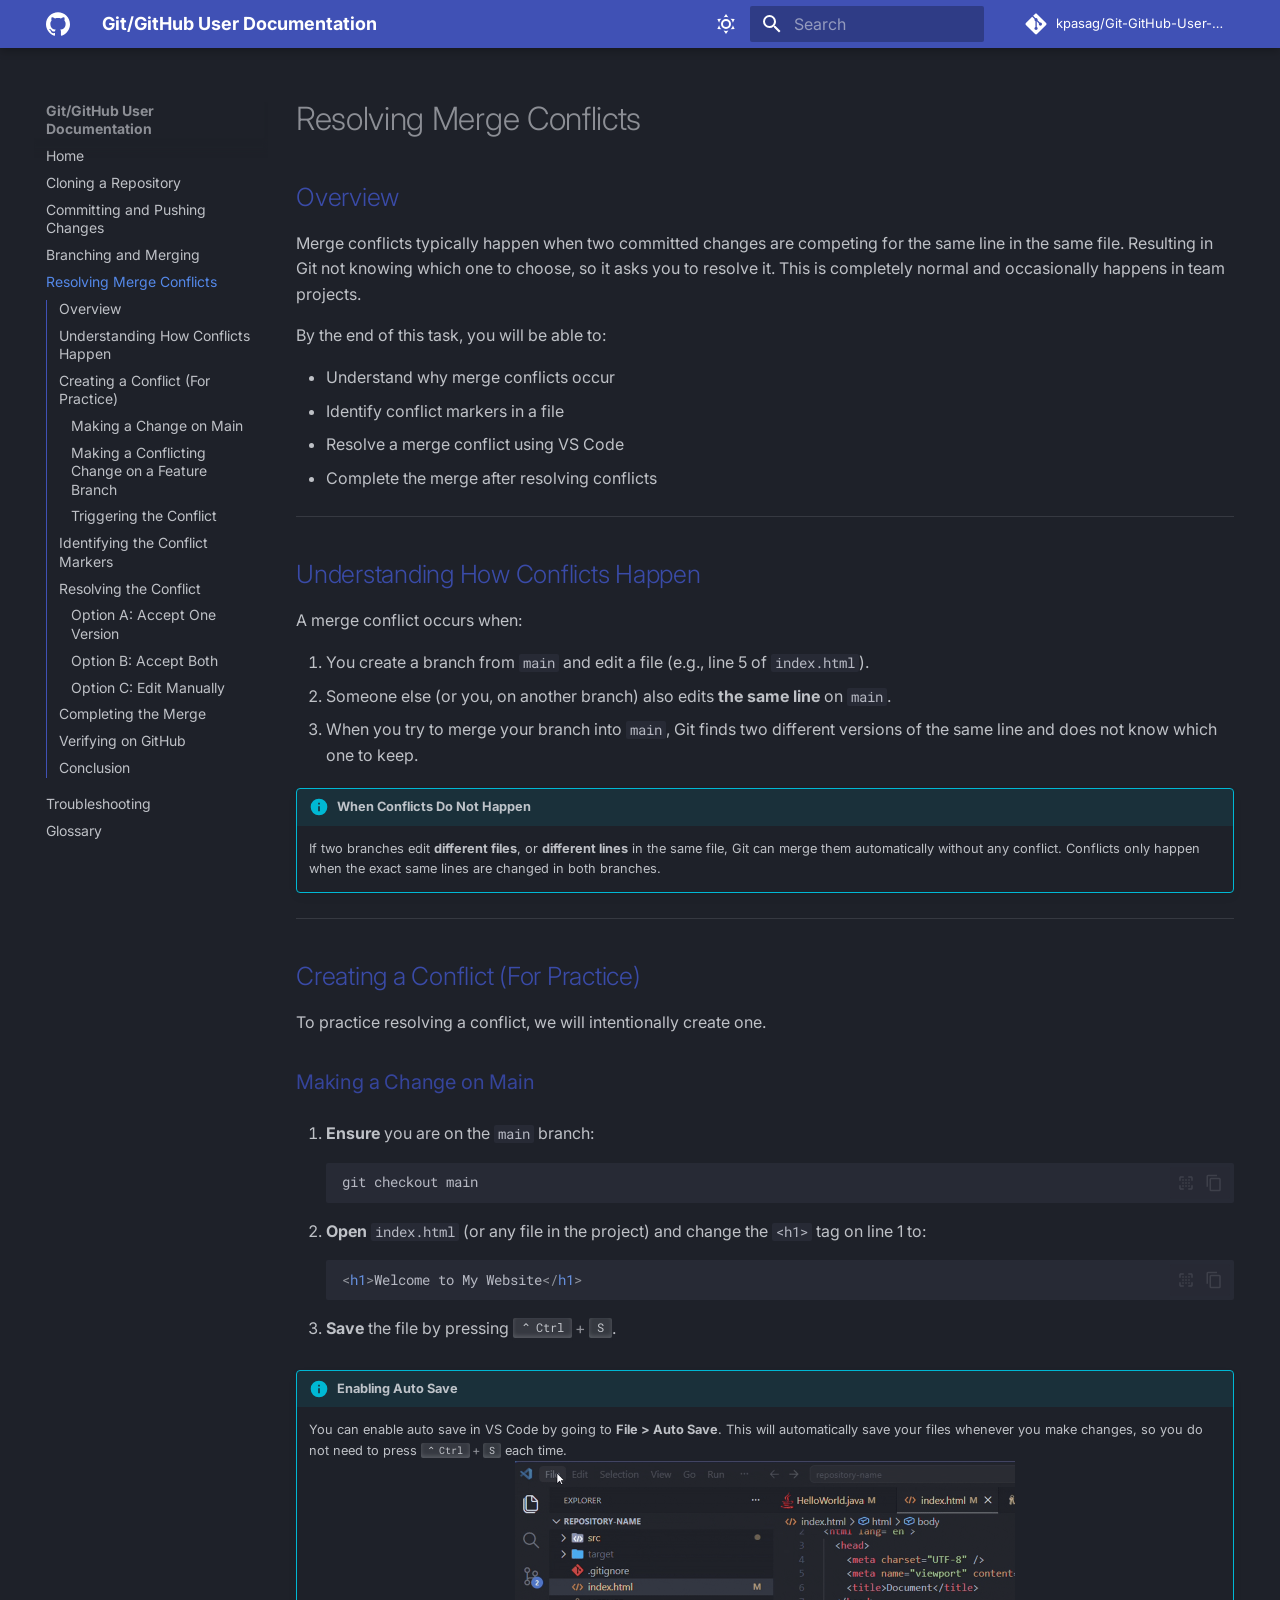
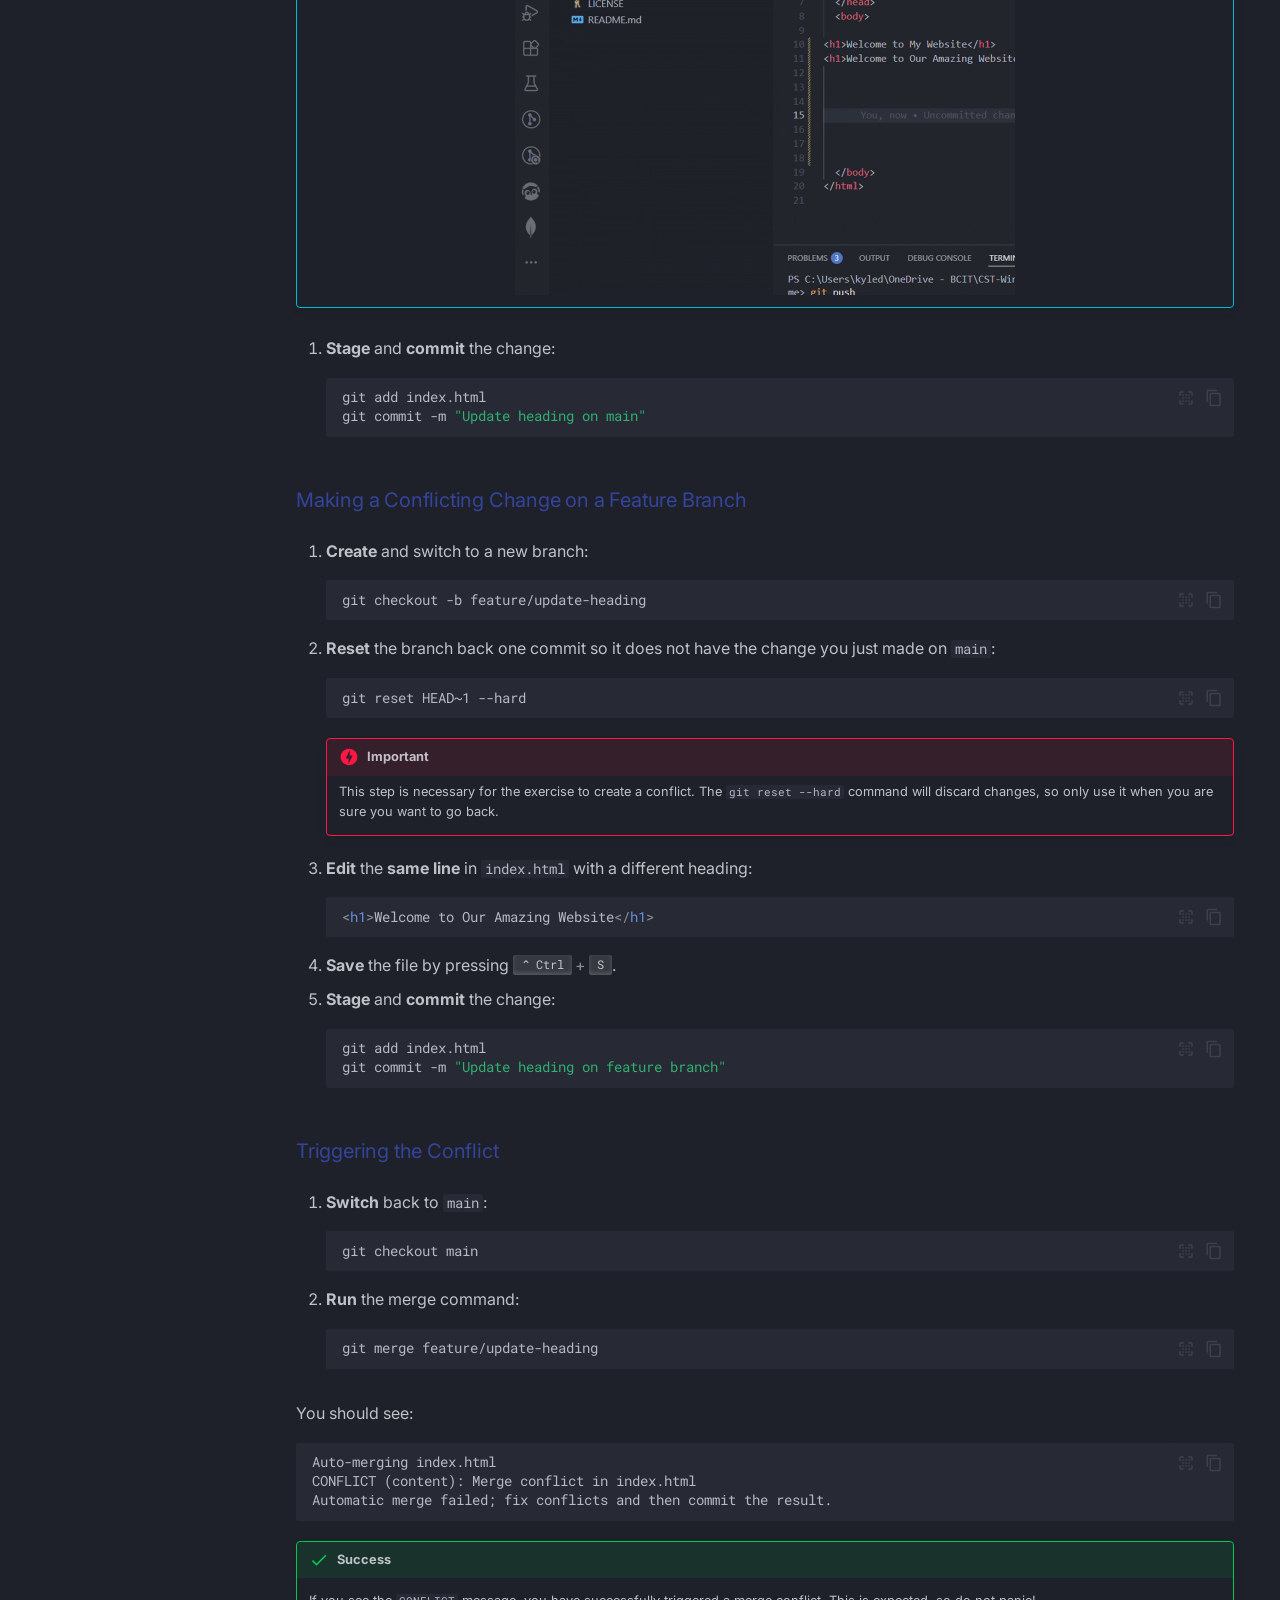
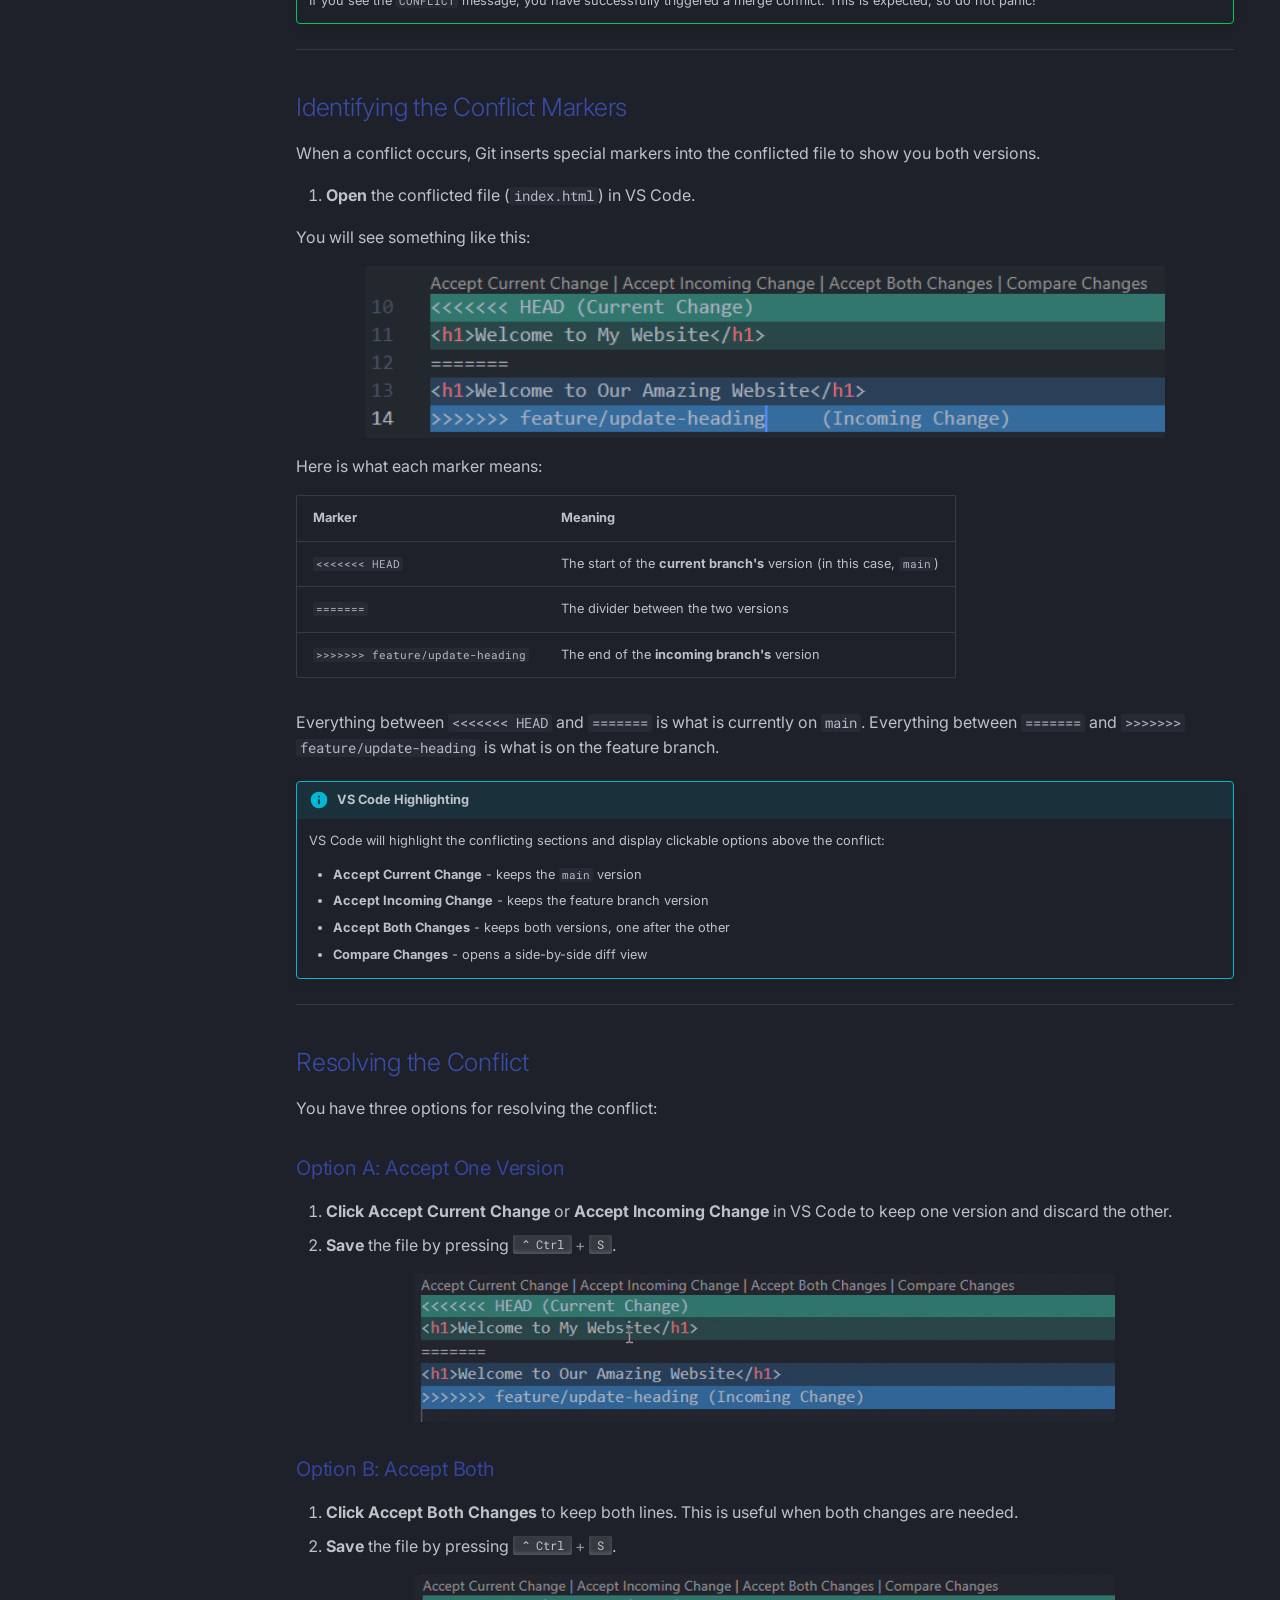
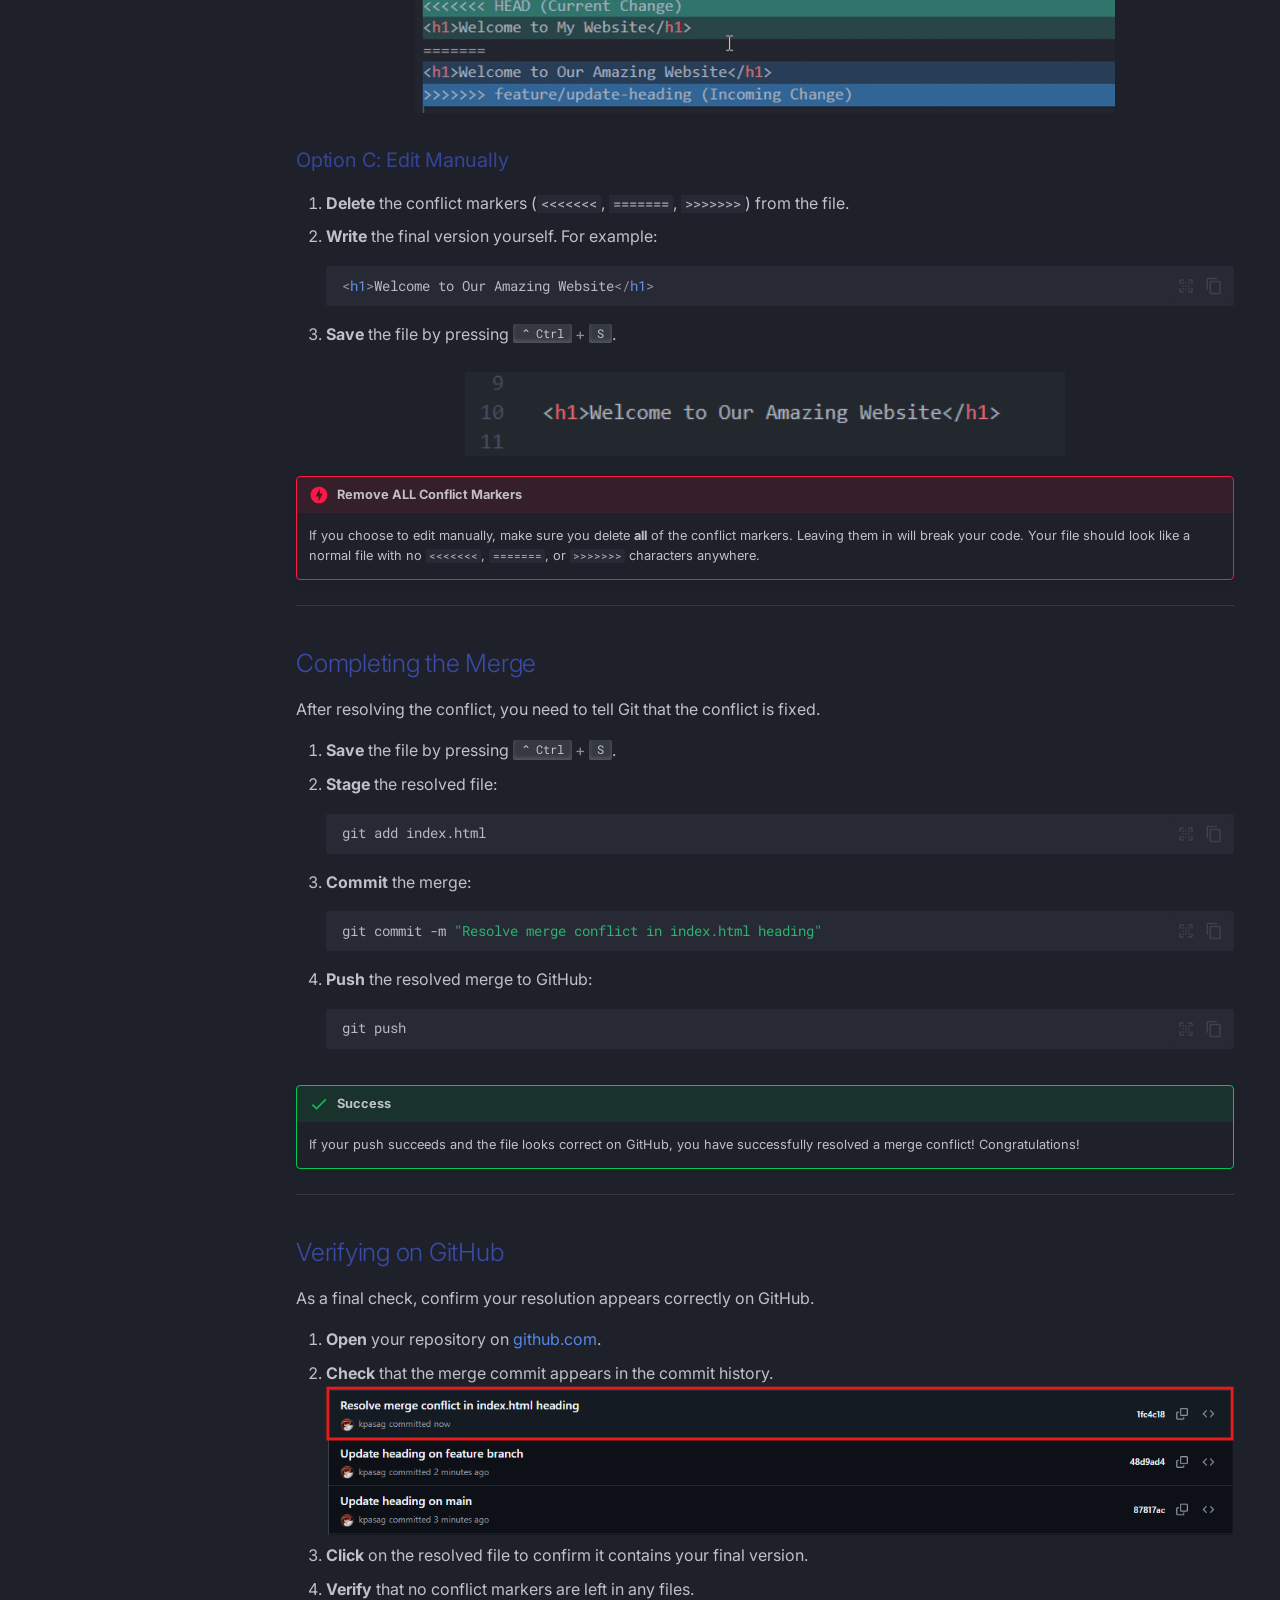
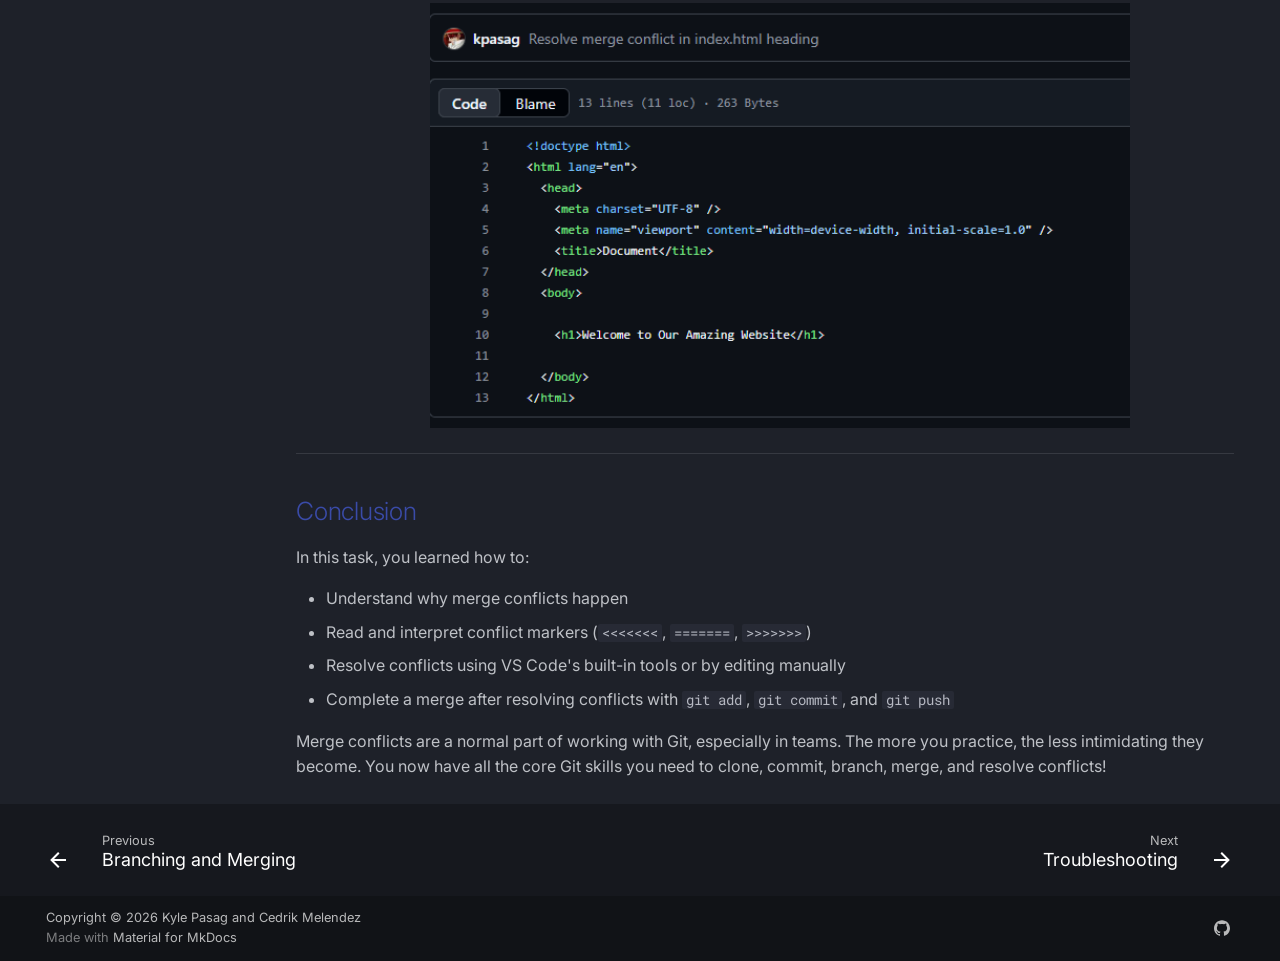
<file: resolving-merge-conflicts/index.html>
<!doctype html>
<html lang="en" class="no-js">
  <head>
    
      <meta charset="utf-8">
      <meta name="viewport" content="width=device-width,initial-scale=1">
      
      
      
        <link rel="canonical" href="https://kpasag.github.io/Git-GitHub-User-Documentation/resolving-merge-conflicts/">
      
      
        <link rel="prev" href="../branching-and-merging/">
      
      
        <link rel="next" href="../troubleshooting/">
      
      
        
      
      
      <link rel="icon" href="../assets/github.png">
      <meta name="generator" content="mkdocs-1.6.1, mkdocs-material-9.7.6">
    
    
      
        <title>Resolving Merge Conflicts - Git/GitHub User Documentation</title>
      
    
    
      <link rel="stylesheet" href="../assets/stylesheets/main.484c7ddc.min.css">
      
        
        <link rel="stylesheet" href="../assets/stylesheets/palette.ab4e12ef.min.css">
      
      


    
    
      
    
    
      
        
        
        <link rel="preconnect" href="https://fonts.gstatic.com" crossorigin>
        <link rel="stylesheet" href="https://fonts.googleapis.com/css?family=Inter:300,300i,400,400i,700,700i%7CRoboto+Mono:400,400i,700,700i&display=fallback">
        <style>:root{--md-text-font:"Inter";--md-code-font:"Roboto Mono"}</style>
      
    
    
      <link rel="stylesheet" href="../stylesheets/extra.css">
    
    <script>__md_scope=new URL("..",location),__md_hash=e=>[...e].reduce(((e,_)=>(e<<5)-e+_.charCodeAt(0)),0),__md_get=(e,_=localStorage,t=__md_scope)=>JSON.parse(_.getItem(t.pathname+"."+e)),__md_set=(e,_,t=localStorage,a=__md_scope)=>{try{t.setItem(a.pathname+"."+e,JSON.stringify(_))}catch(e){}}</script>
    
      

    
    
  </head>
  
  
    
    
      
    
    
    
    
    <body dir="ltr" data-md-color-scheme="slate" data-md-color-primary="indigo" data-md-color-accent="indigo">
  
    
    <input class="md-toggle" data-md-toggle="drawer" type="checkbox" id="__drawer" autocomplete="off">
    <input class="md-toggle" data-md-toggle="search" type="checkbox" id="__search" autocomplete="off">
    <label class="md-overlay" for="__drawer"></label>
    <div data-md-component="skip">
      
        
        <a href="#resolving-merge-conflicts" class="md-skip">
          Skip to content
        </a>
      
    </div>
    <div data-md-component="announce">
      
    </div>
    
    
      

  

<header class="md-header md-header--shadow" data-md-component="header">
  <nav class="md-header__inner md-grid" aria-label="Header">
    <a href=".." title="Git/GitHub User Documentation" class="md-header__button md-logo" aria-label="Git/GitHub User Documentation" data-md-component="logo">
      
  
  <svg xmlns="http://www.w3.org/2000/svg" viewBox="0 0 24 24"><path d="M12 .297c-6.63 0-12 5.373-12 12 0 5.303 3.438 9.8 8.205 11.385.6.113.82-.258.82-.577 0-.285-.01-1.04-.015-2.04-3.338.724-4.042-1.61-4.042-1.61C4.422 18.07 3.633 17.7 3.633 17.7c-1.087-.744.084-.729.084-.729 1.205.084 1.838 1.236 1.838 1.236 1.07 1.835 2.809 1.305 3.495.998.108-.776.417-1.305.76-1.605-2.665-.3-5.466-1.332-5.466-5.93 0-1.31.465-2.38 1.235-3.22-.135-.303-.54-1.523.105-3.176 0 0 1.005-.322 3.3 1.23.96-.267 1.98-.399 3-.405 1.02.006 2.04.138 3 .405 2.28-1.552 3.285-1.23 3.285-1.23.645 1.653.24 2.873.12 3.176.765.84 1.23 1.91 1.23 3.22 0 4.61-2.805 5.625-5.475 5.92.42.36.81 1.096.81 2.22 0 1.606-.015 2.896-.015 3.286 0 .315.21.69.825.57C20.565 22.092 24 17.592 24 12.297c0-6.627-5.373-12-12-12"/></svg>

    </a>
    <label class="md-header__button md-icon" for="__drawer">
      
      <svg xmlns="http://www.w3.org/2000/svg" viewBox="0 0 24 24"><path d="M3 6h18v2H3zm0 5h18v2H3zm0 5h18v2H3z"/></svg>
    </label>
    <div class="md-header__title" data-md-component="header-title">
      <div class="md-header__ellipsis">
        <div class="md-header__topic">
          <span class="md-ellipsis">
            Git/GitHub User Documentation
          </span>
        </div>
        <div class="md-header__topic" data-md-component="header-topic">
          <span class="md-ellipsis">
            
              Resolving Merge Conflicts
            
          </span>
        </div>
      </div>
    </div>
    
      
        <form class="md-header__option" data-md-component="palette">
  
    
    
    
    <input class="md-option" data-md-color-media="" data-md-color-scheme="slate" data-md-color-primary="indigo" data-md-color-accent="indigo"  aria-label="Dark mode"  type="radio" name="__palette" id="__palette_0">
    
      <label class="md-header__button md-icon" title="Dark mode" for="__palette_1" hidden>
        <svg xmlns="http://www.w3.org/2000/svg" viewBox="0 0 24 24"><path d="M12 7a5 5 0 0 1 5 5 5 5 0 0 1-5 5 5 5 0 0 1-5-5 5 5 0 0 1 5-5m0 2a3 3 0 0 0-3 3 3 3 0 0 0 3 3 3 3 0 0 0 3-3 3 3 0 0 0-3-3m0-7 2.39 3.42C13.65 5.15 12.84 5 12 5s-1.65.15-2.39.42zM3.34 7l4.16-.35A7.2 7.2 0 0 0 5.94 8.5c-.44.74-.69 1.5-.83 2.29zm.02 10 1.76-3.77a7.131 7.131 0 0 0 2.38 4.14zM20.65 7l-1.77 3.79a7.02 7.02 0 0 0-2.38-4.15zm-.01 10-4.14.36c.59-.51 1.12-1.14 1.54-1.86.42-.73.69-1.5.83-2.29zM12 22l-2.41-3.44c.74.27 1.55.44 2.41.44.82 0 1.63-.17 2.37-.44z"/></svg>
      </label>
    
  
    
    
    
    <input class="md-option" data-md-color-media="" data-md-color-scheme="default" data-md-color-primary="indigo" data-md-color-accent="indigo"  aria-label="Light mode"  type="radio" name="__palette" id="__palette_1">
    
      <label class="md-header__button md-icon" title="Light mode" for="__palette_0" hidden>
        <svg xmlns="http://www.w3.org/2000/svg" viewBox="0 0 24 24"><path d="m17.75 4.09-2.53 1.94.91 3.06-2.63-1.81-2.63 1.81.91-3.06-2.53-1.94L12.44 4l1.06-3 1.06 3zm3.5 6.91-1.64 1.25.59 1.98-1.7-1.17-1.7 1.17.59-1.98L15.75 11l2.06-.05L18.5 9l.69 1.95zm-2.28 4.95c.83-.08 1.72 1.1 1.19 1.85-.32.45-.66.87-1.08 1.27C15.17 23 8.84 23 4.94 19.07c-3.91-3.9-3.91-10.24 0-14.14.4-.4.82-.76 1.27-1.08.75-.53 1.93.36 1.85 1.19-.27 2.86.69 5.83 2.89 8.02a9.96 9.96 0 0 0 8.02 2.89m-1.64 2.02a12.08 12.08 0 0 1-7.8-3.47c-2.17-2.19-3.33-5-3.49-7.82-2.81 3.14-2.7 7.96.31 10.98 3.02 3.01 7.84 3.12 10.98.31"/></svg>
      </label>
    
  
</form>
      
    
    
      <script>var palette=__md_get("__palette");if(palette&&palette.color){if("(prefers-color-scheme)"===palette.color.media){var media=matchMedia("(prefers-color-scheme: light)"),input=document.querySelector(media.matches?"[data-md-color-media='(prefers-color-scheme: light)']":"[data-md-color-media='(prefers-color-scheme: dark)']");palette.color.media=input.getAttribute("data-md-color-media"),palette.color.scheme=input.getAttribute("data-md-color-scheme"),palette.color.primary=input.getAttribute("data-md-color-primary"),palette.color.accent=input.getAttribute("data-md-color-accent")}for(var[key,value]of Object.entries(palette.color))document.body.setAttribute("data-md-color-"+key,value)}</script>
    
    
    
      
      
        <label class="md-header__button md-icon" for="__search">
          
          <svg xmlns="http://www.w3.org/2000/svg" viewBox="0 0 24 24"><path d="M9.5 3A6.5 6.5 0 0 1 16 9.5c0 1.61-.59 3.09-1.56 4.23l.27.27h.79l5 5-1.5 1.5-5-5v-.79l-.27-.27A6.52 6.52 0 0 1 9.5 16 6.5 6.5 0 0 1 3 9.5 6.5 6.5 0 0 1 9.5 3m0 2C7 5 5 7 5 9.5S7 14 9.5 14 14 12 14 9.5 12 5 9.5 5"/></svg>
        </label>
        <div class="md-search" data-md-component="search" role="dialog">
  <label class="md-search__overlay" for="__search"></label>
  <div class="md-search__inner" role="search">
    <form class="md-search__form" name="search">
      <input type="text" class="md-search__input" name="query" aria-label="Search" placeholder="Search" autocapitalize="off" autocorrect="off" autocomplete="off" spellcheck="false" data-md-component="search-query" required>
      <label class="md-search__icon md-icon" for="__search">
        
        <svg xmlns="http://www.w3.org/2000/svg" viewBox="0 0 24 24"><path d="M9.5 3A6.5 6.5 0 0 1 16 9.5c0 1.61-.59 3.09-1.56 4.23l.27.27h.79l5 5-1.5 1.5-5-5v-.79l-.27-.27A6.52 6.52 0 0 1 9.5 16 6.5 6.5 0 0 1 3 9.5 6.5 6.5 0 0 1 9.5 3m0 2C7 5 5 7 5 9.5S7 14 9.5 14 14 12 14 9.5 12 5 9.5 5"/></svg>
        
        <svg xmlns="http://www.w3.org/2000/svg" viewBox="0 0 24 24"><path d="M20 11v2H8l5.5 5.5-1.42 1.42L4.16 12l7.92-7.92L13.5 5.5 8 11z"/></svg>
      </label>
      <nav class="md-search__options" aria-label="Search">
        
        <button type="reset" class="md-search__icon md-icon" title="Clear" aria-label="Clear" tabindex="-1">
          
          <svg xmlns="http://www.w3.org/2000/svg" viewBox="0 0 24 24"><path d="M19 6.41 17.59 5 12 10.59 6.41 5 5 6.41 10.59 12 5 17.59 6.41 19 12 13.41 17.59 19 19 17.59 13.41 12z"/></svg>
        </button>
      </nav>
      
    </form>
    <div class="md-search__output">
      <div class="md-search__scrollwrap" tabindex="0" data-md-scrollfix>
        <div class="md-search-result" data-md-component="search-result">
          <div class="md-search-result__meta">
            Initializing search
          </div>
          <ol class="md-search-result__list" role="presentation"></ol>
        </div>
      </div>
    </div>
  </div>
</div>
      
    
    
      <div class="md-header__source">
        <a href="https://github.com/kpasag/Git-GitHub-User-Documentation" title="Go to repository" class="md-source" data-md-component="source">
  <div class="md-source__icon md-icon">
    
    <svg xmlns="http://www.w3.org/2000/svg" viewBox="0 0 448 512"><!--! Font Awesome Free 7.1.0 by @fontawesome - https://fontawesome.com License - https://fontawesome.com/license/free (Icons: CC BY 4.0, Fonts: SIL OFL 1.1, Code: MIT License) Copyright 2025 Fonticons, Inc.--><path d="M439.6 236.1 244 40.5c-5.4-5.5-12.8-8.5-20.4-8.5s-15 3-20.4 8.4L162.5 81l51.5 51.5c27.1-9.1 52.7 16.8 43.4 43.7l49.7 49.7c34.2-11.8 61.2 31 35.5 56.7-26.5 26.5-70.2-2.9-56-37.3L240.3 199v121.9c25.3 12.5 22.3 41.8 9.1 55-6.4 6.4-15.2 10.1-24.3 10.1s-17.8-3.6-24.3-10.1c-17.6-17.6-11.1-46.9 11.2-56v-123c-20.8-8.5-24.6-30.7-18.6-45L142.6 101 8.5 235.1C3 240.6 0 247.9 0 255.5s3 15 8.5 20.4l195.6 195.7c5.4 5.4 12.7 8.4 20.4 8.4s15-3 20.4-8.4l194.7-194.7c5.4-5.4 8.4-12.8 8.4-20.4s-3-15-8.4-20.4"/></svg>
  </div>
  <div class="md-source__repository">
    kpasag/Git-GitHub-User-Documentation
  </div>
</a>
      </div>
    
  </nav>
  
</header>
    
    <div class="md-container" data-md-component="container">
      
      
        
          
        
      
      <main class="md-main" data-md-component="main">
        <div class="md-main__inner md-grid">
          
            
              
              <div class="md-sidebar md-sidebar--primary" data-md-component="sidebar" data-md-type="navigation" >
                <div class="md-sidebar__scrollwrap">
                  <div class="md-sidebar__inner">
                    



  

<nav class="md-nav md-nav--primary md-nav--integrated" aria-label="Navigation" data-md-level="0">
  <label class="md-nav__title" for="__drawer">
    <a href=".." title="Git/GitHub User Documentation" class="md-nav__button md-logo" aria-label="Git/GitHub User Documentation" data-md-component="logo">
      
  
  <svg xmlns="http://www.w3.org/2000/svg" viewBox="0 0 24 24"><path d="M12 .297c-6.63 0-12 5.373-12 12 0 5.303 3.438 9.8 8.205 11.385.6.113.82-.258.82-.577 0-.285-.01-1.04-.015-2.04-3.338.724-4.042-1.61-4.042-1.61C4.422 18.07 3.633 17.7 3.633 17.7c-1.087-.744.084-.729.084-.729 1.205.084 1.838 1.236 1.838 1.236 1.07 1.835 2.809 1.305 3.495.998.108-.776.417-1.305.76-1.605-2.665-.3-5.466-1.332-5.466-5.93 0-1.31.465-2.38 1.235-3.22-.135-.303-.54-1.523.105-3.176 0 0 1.005-.322 3.3 1.23.96-.267 1.98-.399 3-.405 1.02.006 2.04.138 3 .405 2.28-1.552 3.285-1.23 3.285-1.23.645 1.653.24 2.873.12 3.176.765.84 1.23 1.91 1.23 3.22 0 4.61-2.805 5.625-5.475 5.92.42.36.81 1.096.81 2.22 0 1.606-.015 2.896-.015 3.286 0 .315.21.69.825.57C20.565 22.092 24 17.592 24 12.297c0-6.627-5.373-12-12-12"/></svg>

    </a>
    Git/GitHub User Documentation
  </label>
  
    <div class="md-nav__source">
      <a href="https://github.com/kpasag/Git-GitHub-User-Documentation" title="Go to repository" class="md-source" data-md-component="source">
  <div class="md-source__icon md-icon">
    
    <svg xmlns="http://www.w3.org/2000/svg" viewBox="0 0 448 512"><!--! Font Awesome Free 7.1.0 by @fontawesome - https://fontawesome.com License - https://fontawesome.com/license/free (Icons: CC BY 4.0, Fonts: SIL OFL 1.1, Code: MIT License) Copyright 2025 Fonticons, Inc.--><path d="M439.6 236.1 244 40.5c-5.4-5.5-12.8-8.5-20.4-8.5s-15 3-20.4 8.4L162.5 81l51.5 51.5c27.1-9.1 52.7 16.8 43.4 43.7l49.7 49.7c34.2-11.8 61.2 31 35.5 56.7-26.5 26.5-70.2-2.9-56-37.3L240.3 199v121.9c25.3 12.5 22.3 41.8 9.1 55-6.4 6.4-15.2 10.1-24.3 10.1s-17.8-3.6-24.3-10.1c-17.6-17.6-11.1-46.9 11.2-56v-123c-20.8-8.5-24.6-30.7-18.6-45L142.6 101 8.5 235.1C3 240.6 0 247.9 0 255.5s3 15 8.5 20.4l195.6 195.7c5.4 5.4 12.7 8.4 20.4 8.4s15-3 20.4-8.4l194.7-194.7c5.4-5.4 8.4-12.8 8.4-20.4s-3-15-8.4-20.4"/></svg>
  </div>
  <div class="md-source__repository">
    kpasag/Git-GitHub-User-Documentation
  </div>
</a>
    </div>
  
  <ul class="md-nav__list" data-md-scrollfix>
    
      
      
  
  
  
  
    <li class="md-nav__item">
      <a href=".." class="md-nav__link">
        
  
  
  <span class="md-ellipsis">
    
  
    Home
  

    
  </span>
  
  

      </a>
    </li>
  

    
      
      
  
  
  
  
    <li class="md-nav__item">
      <a href="../cloning/" class="md-nav__link">
        
  
  
  <span class="md-ellipsis">
    
  
    Cloning a Repository
  

    
  </span>
  
  

      </a>
    </li>
  

    
      
      
  
  
  
  
    <li class="md-nav__item">
      <a href="../committing-and-pushing/" class="md-nav__link">
        
  
  
  <span class="md-ellipsis">
    
  
    Committing and Pushing Changes
  

    
  </span>
  
  

      </a>
    </li>
  

    
      
      
  
  
  
  
    <li class="md-nav__item">
      <a href="../branching-and-merging/" class="md-nav__link">
        
  
  
  <span class="md-ellipsis">
    
  
    Branching and Merging
  

    
  </span>
  
  

      </a>
    </li>
  

    
      
      
  
  
    
  
  
  
    <li class="md-nav__item md-nav__item--active">
      
      <input class="md-nav__toggle md-toggle" type="checkbox" id="__toc">
      
      
        
      
      
        <label class="md-nav__link md-nav__link--active" for="__toc">
          
  
  
  <span class="md-ellipsis">
    
  
    Resolving Merge Conflicts
  

    
  </span>
  
  

          <span class="md-nav__icon md-icon"></span>
        </label>
      
      <a href="./" class="md-nav__link md-nav__link--active">
        
  
  
  <span class="md-ellipsis">
    
  
    Resolving Merge Conflicts
  

    
  </span>
  
  

      </a>
      
        

<nav class="md-nav md-nav--secondary" aria-label="Table of contents">
  
  
  
    
  
  
    <label class="md-nav__title" for="__toc">
      <span class="md-nav__icon md-icon"></span>
      Table of contents
    </label>
    <ul class="md-nav__list" data-md-component="toc" data-md-scrollfix>
      
        <li class="md-nav__item">
  <a href="#overview" class="md-nav__link">
    <span class="md-ellipsis">
      
        Overview
      
    </span>
  </a>
  
</li>
      
        <li class="md-nav__item">
  <a href="#understanding-how-conflicts-happen" class="md-nav__link">
    <span class="md-ellipsis">
      
        Understanding How Conflicts Happen
      
    </span>
  </a>
  
</li>
      
        <li class="md-nav__item">
  <a href="#creating-a-conflict-for-practice" class="md-nav__link">
    <span class="md-ellipsis">
      
        Creating a Conflict (For Practice)
      
    </span>
  </a>
  
    <nav class="md-nav" aria-label="Creating a Conflict (For Practice)">
      <ul class="md-nav__list">
        
          <li class="md-nav__item">
  <a href="#making-a-change-on-main" class="md-nav__link">
    <span class="md-ellipsis">
      
        Making a Change on Main
      
    </span>
  </a>
  
</li>
        
          <li class="md-nav__item">
  <a href="#making-a-conflicting-change-on-a-feature-branch" class="md-nav__link">
    <span class="md-ellipsis">
      
        Making a Conflicting Change on a Feature Branch
      
    </span>
  </a>
  
</li>
        
          <li class="md-nav__item">
  <a href="#triggering-the-conflict" class="md-nav__link">
    <span class="md-ellipsis">
      
        Triggering the Conflict
      
    </span>
  </a>
  
</li>
        
      </ul>
    </nav>
  
</li>
      
        <li class="md-nav__item">
  <a href="#identifying-the-conflict-markers" class="md-nav__link">
    <span class="md-ellipsis">
      
        Identifying the Conflict Markers
      
    </span>
  </a>
  
</li>
      
        <li class="md-nav__item">
  <a href="#resolving-the-conflict" class="md-nav__link">
    <span class="md-ellipsis">
      
        Resolving the Conflict
      
    </span>
  </a>
  
    <nav class="md-nav" aria-label="Resolving the Conflict">
      <ul class="md-nav__list">
        
          <li class="md-nav__item">
  <a href="#option-a-accept-one-version" class="md-nav__link">
    <span class="md-ellipsis">
      
        Option A: Accept One Version
      
    </span>
  </a>
  
</li>
        
          <li class="md-nav__item">
  <a href="#option-b-accept-both" class="md-nav__link">
    <span class="md-ellipsis">
      
        Option B: Accept Both
      
    </span>
  </a>
  
</li>
        
          <li class="md-nav__item">
  <a href="#option-c-edit-manually" class="md-nav__link">
    <span class="md-ellipsis">
      
        Option C: Edit Manually
      
    </span>
  </a>
  
</li>
        
      </ul>
    </nav>
  
</li>
      
        <li class="md-nav__item">
  <a href="#completing-the-merge" class="md-nav__link">
    <span class="md-ellipsis">
      
        Completing the Merge
      
    </span>
  </a>
  
</li>
      
        <li class="md-nav__item">
  <a href="#verifying-on-github" class="md-nav__link">
    <span class="md-ellipsis">
      
        Verifying on GitHub
      
    </span>
  </a>
  
</li>
      
        <li class="md-nav__item">
  <a href="#conclusion" class="md-nav__link">
    <span class="md-ellipsis">
      
        Conclusion
      
    </span>
  </a>
  
</li>
      
    </ul>
  
</nav>
      
    </li>
  

    
      
      
  
  
  
  
    <li class="md-nav__item">
      <a href="../troubleshooting/" class="md-nav__link">
        
  
  
  <span class="md-ellipsis">
    
  
    Troubleshooting
  

    
  </span>
  
  

      </a>
    </li>
  

    
      
      
  
  
  
  
    <li class="md-nav__item">
      <a href="../glossary/" class="md-nav__link">
        
  
  
  <span class="md-ellipsis">
    
  
    Glossary
  

    
  </span>
  
  

      </a>
    </li>
  

    
  </ul>
</nav>
                  </div>
                </div>
              </div>
            
            
          
          
            <div class="md-content" data-md-component="content">
              
              <article class="md-content__inner md-typeset">
                
                  


  
  


<h1 id="resolving-merge-conflicts">Resolving Merge Conflicts</h1>
<h2 id="overview">Overview</h2>
<p>Merge conflicts typically happen when two committed changes are competing for the same line in the same file. Resulting in Git not knowing which one to choose, so it asks you to resolve it. This is completely normal and occasionally happens in team projects.</p>
<p>By the end of this task, you will be able to:</p>
<ul>
<li>Understand why merge conflicts occur</li>
<li>Identify conflict markers in a file</li>
<li>Resolve a merge conflict using VS Code</li>
<li>Complete the merge after resolving conflicts</li>
</ul>
<hr />
<h2 id="understanding-how-conflicts-happen">Understanding How Conflicts Happen</h2>
<p>A merge conflict occurs when:</p>
<ol>
<li>You create a branch from <code>main</code> and edit a file (e.g., line 5 of <code>index.html</code>).</li>
<li>Someone else (or you, on another branch) also edits <strong>the same line</strong> on <code>main</code>.</li>
<li>When you try to merge your branch into <code>main</code>, Git finds two different versions of the same line and does not know which one to keep.</li>
</ol>
<div class="admonition info">
<p class="admonition-title">When Conflicts Do Not Happen</p>
<p>If two branches edit <strong>different files</strong>, or <strong>different lines</strong> in the same file, Git can merge them automatically without any conflict. Conflicts only happen when the exact same lines are changed in both branches.</p>
</div>
<hr />
<h2 id="creating-a-conflict-for-practice">Creating a Conflict (For Practice)</h2>
<p>To practice resolving a conflict, we will intentionally create one.</p>
<h3 id="making-a-change-on-main">Making a Change on Main</h3>
<ol>
<li>
<p><strong>Ensure</strong> you are on the <code>main</code> branch:</p>
<div class="language-bash highlight"><pre><span></span><code><span id="__span-0-1"><a id="__codelineno-0-1" name="__codelineno-0-1" href="#__codelineno-0-1"></a>git<span class="w"> </span>checkout<span class="w"> </span>main
</span></code></pre></div>
</li>
<li>
<p><strong>Open</strong> <code>index.html</code> (or any file in the project) and change the <code>&lt;h1&gt;</code> tag on line 1 to:</p>
<div class="language-html highlight"><pre><span></span><code><span id="__span-1-1"><a id="__codelineno-1-1" name="__codelineno-1-1" href="#__codelineno-1-1"></a><span class="p">&lt;</span><span class="nt">h1</span><span class="p">&gt;</span>Welcome to My Website<span class="p">&lt;/</span><span class="nt">h1</span><span class="p">&gt;</span>
</span></code></pre></div>
</li>
<li>
<p><strong>Save</strong> the file by pressing <span class="keys"><kbd class="key-control">Ctrl</kbd><span>+</span><kbd class="key-s">S</kbd></span>.</p>
</li>
</ol>
<div class="admonition info">
<p class="admonition-title">Enabling Auto Save</p>
<p>You can enable auto save in VS Code by going to <strong>File &gt; Auto Save</strong>. This will automatically save your files whenever you make changes, so you do not need to press <span class="keys"><kbd class="key-control">Ctrl</kbd><span>+</span><kbd class="key-s">S</kbd></span> each time.
<img alt="Enabling Auto Save" src="../assets/EnableAutoSave.gif" style="display: block; margin: 0 auto; width:500px" title="Enabling Auto Save" /></p>
</div>
<ol>
<li>
<p><strong>Stage</strong> and <strong>commit</strong> the change:</p>
<div class="language-bash highlight"><pre><span></span><code><span id="__span-2-1"><a id="__codelineno-2-1" name="__codelineno-2-1" href="#__codelineno-2-1"></a>git<span class="w"> </span>add<span class="w"> </span>index.html
</span><span id="__span-2-2"><a id="__codelineno-2-2" name="__codelineno-2-2" href="#__codelineno-2-2"></a>git<span class="w"> </span>commit<span class="w"> </span>-m<span class="w"> </span><span class="s2">&quot;Update heading on main&quot;</span>
</span></code></pre></div>
</li>
</ol>
<h3 id="making-a-conflicting-change-on-a-feature-branch">Making a Conflicting Change on a Feature Branch</h3>
<ol>
<li>
<p><strong>Create</strong> and switch to a new branch:</p>
<div class="language-bash highlight"><pre><span></span><code><span id="__span-3-1"><a id="__codelineno-3-1" name="__codelineno-3-1" href="#__codelineno-3-1"></a>git<span class="w"> </span>checkout<span class="w"> </span>-b<span class="w"> </span>feature/update-heading
</span></code></pre></div>
</li>
<li>
<p><strong>Reset</strong> the branch back one commit so it does not have the change you just made on <code>main</code>:</p>
<div class="language-bash highlight"><pre><span></span><code><span id="__span-4-1"><a id="__codelineno-4-1" name="__codelineno-4-1" href="#__codelineno-4-1"></a>git<span class="w"> </span>reset<span class="w"> </span>HEAD~1<span class="w"> </span>--hard
</span></code></pre></div>
<div class="admonition danger">
<p class="admonition-title">Important</p>
<p>This step is necessary for the exercise to create a conflict. The <code>git reset --hard</code> command will discard changes, so only use it when you are sure you want to go back.</p>
</div>
</li>
<li>
<p><strong>Edit</strong> the <strong>same line</strong> in <code>index.html</code> with a different heading:</p>
<div class="language-html highlight"><pre><span></span><code><span id="__span-5-1"><a id="__codelineno-5-1" name="__codelineno-5-1" href="#__codelineno-5-1"></a><span class="p">&lt;</span><span class="nt">h1</span><span class="p">&gt;</span>Welcome to Our Amazing Website<span class="p">&lt;/</span><span class="nt">h1</span><span class="p">&gt;</span>
</span></code></pre></div>
</li>
<li>
<p><strong>Save</strong> the file by pressing <span class="keys"><kbd class="key-control">Ctrl</kbd><span>+</span><kbd class="key-s">S</kbd></span>.</p>
</li>
<li>
<p><strong>Stage</strong> and <strong>commit</strong> the change:</p>
<div class="language-bash highlight"><pre><span></span><code><span id="__span-6-1"><a id="__codelineno-6-1" name="__codelineno-6-1" href="#__codelineno-6-1"></a>git<span class="w"> </span>add<span class="w"> </span>index.html
</span><span id="__span-6-2"><a id="__codelineno-6-2" name="__codelineno-6-2" href="#__codelineno-6-2"></a>git<span class="w"> </span>commit<span class="w"> </span>-m<span class="w"> </span><span class="s2">&quot;Update heading on feature branch&quot;</span>
</span></code></pre></div>
</li>
</ol>
<h3 id="triggering-the-conflict">Triggering the Conflict</h3>
<ol>
<li>
<p><strong>Switch</strong> back to <code>main</code>:</p>
<div class="language-bash highlight"><pre><span></span><code><span id="__span-7-1"><a id="__codelineno-7-1" name="__codelineno-7-1" href="#__codelineno-7-1"></a>git<span class="w"> </span>checkout<span class="w"> </span>main
</span></code></pre></div>
</li>
<li>
<p><strong>Run</strong> the merge command:</p>
<div class="language-bash highlight"><pre><span></span><code><span id="__span-8-1"><a id="__codelineno-8-1" name="__codelineno-8-1" href="#__codelineno-8-1"></a>git<span class="w"> </span>merge<span class="w"> </span>feature/update-heading
</span></code></pre></div>
</li>
</ol>
<p>You should see:</p>
<div class="language-text highlight"><pre><span></span><code><span id="__span-9-1"><a id="__codelineno-9-1" name="__codelineno-9-1" href="#__codelineno-9-1"></a>Auto-merging index.html
</span><span id="__span-9-2"><a id="__codelineno-9-2" name="__codelineno-9-2" href="#__codelineno-9-2"></a>CONFLICT (content): Merge conflict in index.html
</span><span id="__span-9-3"><a id="__codelineno-9-3" name="__codelineno-9-3" href="#__codelineno-9-3"></a>Automatic merge failed; fix conflicts and then commit the result.
</span></code></pre></div>
<div class="admonition success">
<p class="admonition-title">Success</p>
<p>If you see the <code>CONFLICT</code> message, you have successfully triggered a merge conflict. This is expected, so do not panic!</p>
</div>
<hr />
<h2 id="identifying-the-conflict-markers">Identifying the Conflict Markers</h2>
<p>When a conflict occurs, Git inserts special markers into the conflicted file to show you both versions.</p>
<ol>
<li><strong>Open</strong> the conflicted file (<code>index.html</code>) in VS Code.</li>
</ol>
<p>You will see something like this:</p>
<p><img alt="VS Code editor showing a file with conflict markers including the HEAD version, separator, and incoming branch version" src="../assets/conflict-markers.png" style="display: block; margin: 0 auto; width:800px" title="Conflict markers shown in VS Code" /></p>
<p>Here is what each marker means:</p>
<table>
<thead>
<tr>
<th>Marker</th>
<th>Meaning</th>
</tr>
</thead>
<tbody>
<tr>
<td><code>&lt;&lt;&lt;&lt;&lt;&lt;&lt; HEAD</code></td>
<td>The start of the <strong>current branch's</strong> version (in this case, <code>main</code>)</td>
</tr>
<tr>
<td><code>=======</code></td>
<td>The divider between the two versions</td>
</tr>
<tr>
<td><code>&gt;&gt;&gt;&gt;&gt;&gt;&gt; feature/update-heading</code></td>
<td>The end of the <strong>incoming branch's</strong> version</td>
</tr>
</tbody>
</table>
<p>Everything between <code>&lt;&lt;&lt;&lt;&lt;&lt;&lt; HEAD</code> and <code>=======</code> is what is currently on <code>main</code>. Everything between <code>=======</code> and <code>&gt;&gt;&gt;&gt;&gt;&gt;&gt; feature/update-heading</code> is what is on the feature branch.</p>
<div class="admonition info">
<p class="admonition-title">VS Code Highlighting</p>
<p>VS Code will highlight the conflicting sections and display clickable options above the conflict:</p>
<ul>
<li><strong>Accept Current Change</strong> - keeps the <code>main</code> version</li>
<li><strong>Accept Incoming Change</strong> - keeps the feature branch version</li>
<li><strong>Accept Both Changes</strong> - keeps both versions, one after the other</li>
<li><strong>Compare Changes</strong> - opens a side-by-side diff view</li>
</ul>
</div>
<hr />
<h2 id="resolving-the-conflict">Resolving the Conflict</h2>
<p>You have three options for resolving the conflict:</p>
<h3 id="option-a-accept-one-version">Option A: Accept One Version</h3>
<ol>
<li><strong>Click</strong> <strong>Accept Current Change</strong> or <strong>Accept Incoming Change</strong> in VS Code to keep one version and discard the other.</li>
<li><strong>Save</strong> the file by pressing <span class="keys"><kbd class="key-control">Ctrl</kbd><span>+</span><kbd class="key-s">S</kbd></span>.</li>
</ol>
<p><img alt="Accept Current Change/Accept Incoming Change" src="../assets/AcceptingChanges.gif" style="display: block; margin: 0 auto; width:700px" title="Accept Current Change/Accept Incoming Change" /></p>
<h3 id="option-b-accept-both">Option B: Accept Both</h3>
<ol>
<li><strong>Click</strong> <strong>Accept Both Changes</strong> to keep both lines. This is useful when both changes are needed.</li>
<li><strong>Save</strong> the file by pressing <span class="keys"><kbd class="key-control">Ctrl</kbd><span>+</span><kbd class="key-s">S</kbd></span>.</li>
</ol>
<p><img alt="Accepting Both Changes" src="../assets/AcceptingBothChanges.gif" style="display: block; margin: 0 auto; width:700px" title="Accepting Both Changes" /></p>
<h3 id="option-c-edit-manually">Option C: Edit Manually</h3>
<ol>
<li><strong>Delete</strong> the conflict markers (<code>&lt;&lt;&lt;&lt;&lt;&lt;&lt;</code>, <code>=======</code>, <code>&gt;&gt;&gt;&gt;&gt;&gt;&gt;</code>) from the file.</li>
<li>
<p><strong>Write</strong> the final version yourself. For example:</p>
<div class="language-html highlight"><pre><span></span><code><span id="__span-10-1"><a id="__codelineno-10-1" name="__codelineno-10-1" href="#__codelineno-10-1"></a><span class="p">&lt;</span><span class="nt">h1</span><span class="p">&gt;</span>Welcome to Our Amazing Website<span class="p">&lt;/</span><span class="nt">h1</span><span class="p">&gt;</span>
</span></code></pre></div>
</li>
<li>
<p><strong>Save</strong> the file by pressing <span class="keys"><kbd class="key-control">Ctrl</kbd><span>+</span><kbd class="key-s">S</kbd></span>.</p>
</li>
</ol>
<p><img alt="VS Code editor showing the file after the conflict has been resolved with conflict markers removed and final content in place" src="../assets/resolved-conflict.png" style="display: block; margin: 0 auto; width:600px" title="Resolved merge conflict in VS Code" /></p>
<div class="admonition danger">
<p class="admonition-title">Remove ALL Conflict Markers</p>
<p>If you choose to edit manually, make sure you delete <strong>all</strong> of the conflict markers. Leaving them in will break your code. Your file should look like a normal file with no <code>&lt;&lt;&lt;&lt;&lt;&lt;&lt;</code>, <code>=======</code>, or <code>&gt;&gt;&gt;&gt;&gt;&gt;&gt;</code> characters anywhere.</p>
</div>
<hr />
<h2 id="completing-the-merge">Completing the Merge</h2>
<p>After resolving the conflict, you need to tell Git that the conflict is fixed.</p>
<ol>
<li><strong>Save</strong> the file by pressing <span class="keys"><kbd class="key-control">Ctrl</kbd><span>+</span><kbd class="key-s">S</kbd></span>.</li>
<li>
<p><strong>Stage</strong> the resolved file:</p>
<div class="language-bash highlight"><pre><span></span><code><span id="__span-11-1"><a id="__codelineno-11-1" name="__codelineno-11-1" href="#__codelineno-11-1"></a>git<span class="w"> </span>add<span class="w"> </span>index.html
</span></code></pre></div>
</li>
<li>
<p><strong>Commit</strong> the merge:</p>
<div class="language-bash highlight"><pre><span></span><code><span id="__span-12-1"><a id="__codelineno-12-1" name="__codelineno-12-1" href="#__codelineno-12-1"></a>git<span class="w"> </span>commit<span class="w"> </span>-m<span class="w"> </span><span class="s2">&quot;Resolve merge conflict in index.html heading&quot;</span>
</span></code></pre></div>
</li>
<li>
<p><strong>Push</strong> the resolved merge to GitHub:</p>
<div class="language-bash highlight"><pre><span></span><code><span id="__span-13-1"><a id="__codelineno-13-1" name="__codelineno-13-1" href="#__codelineno-13-1"></a>git<span class="w"> </span>push
</span></code></pre></div>
</li>
</ol>
<div class="admonition success">
<p class="admonition-title">Success</p>
<p>If your push succeeds and the file looks correct on GitHub, you have successfully resolved a merge conflict!
Congratulations!</p>
</div>
<hr />
<h2 id="verifying-on-github">Verifying on GitHub</h2>
<p>As a final check, confirm your resolution appears correctly on GitHub.</p>
<ol>
<li><strong>Open</strong> your repository on <a href="https://github.com">github.com</a>.</li>
<li>
<p><strong>Check</strong> that the merge commit appears in the commit history.
<img alt="GitHub repository page with the merge conflict resolution commit visible in the commit history" src="../assets/github-resolved.png" style="display: block; margin: 0 auto; width:1000px" title="GitHub repository showing the merge commit" /></p>
</li>
<li>
<p><strong>Click</strong> on the resolved file to confirm it contains your final version.</p>
</li>
<li><strong>Verify</strong> that no conflict markers are left in any files.
<img alt="GitHub file view showing the resolved index.html with clean code and no conflict markers" src="../assets/github-clean-file.png" style="display: block; margin: 0 auto; width:700px" title="Resolved file on GitHub with no conflict markers" /></li>
</ol>
<hr />
<h2 id="conclusion">Conclusion</h2>
<p>In this task, you learned how to:</p>
<ul>
<li>Understand why merge conflicts happen</li>
<li>Read and interpret conflict markers (<code>&lt;&lt;&lt;&lt;&lt;&lt;&lt;</code>, <code>=======</code>, <code>&gt;&gt;&gt;&gt;&gt;&gt;&gt;</code>)</li>
<li>Resolve conflicts using VS Code's built-in tools or by editing manually</li>
<li>Complete a merge after resolving conflicts with <code>git add</code>, <code>git commit</code>, and <code>git push</code></li>
</ul>
<p>Merge conflicts are a normal part of working with Git, especially in teams. The more you practice, the less intimidating they become. You now have all the core Git skills you need to clone, commit, branch, merge, and resolve conflicts!</p>












                
              </article>
            </div>
          
          
<script>var target=document.getElementById(location.hash.slice(1));target&&target.name&&(target.checked=target.name.startsWith("__tabbed_"))</script>
        </div>
        
          <button type="button" class="md-top md-icon" data-md-component="top" hidden>
  
  <svg xmlns="http://www.w3.org/2000/svg" viewBox="0 0 24 24"><path d="M13 20h-2V8l-5.5 5.5-1.42-1.42L12 4.16l7.92 7.92-1.42 1.42L13 8z"/></svg>
  Back to top
</button>
        
      </main>
      
        <footer class="md-footer">
  
    
      
      <nav class="md-footer__inner md-grid" aria-label="Footer" >
        
          
          <a href="../branching-and-merging/" class="md-footer__link md-footer__link--prev" aria-label="Previous: Branching and Merging">
            <div class="md-footer__button md-icon">
              
              <svg xmlns="http://www.w3.org/2000/svg" viewBox="0 0 24 24"><path d="M20 11v2H8l5.5 5.5-1.42 1.42L4.16 12l7.92-7.92L13.5 5.5 8 11z"/></svg>
            </div>
            <div class="md-footer__title">
              <span class="md-footer__direction">
                Previous
              </span>
              <div class="md-ellipsis">
                Branching and Merging
              </div>
            </div>
          </a>
        
        
          
          <a href="../troubleshooting/" class="md-footer__link md-footer__link--next" aria-label="Next: Troubleshooting">
            <div class="md-footer__title">
              <span class="md-footer__direction">
                Next
              </span>
              <div class="md-ellipsis">
                Troubleshooting
              </div>
            </div>
            <div class="md-footer__button md-icon">
              
              <svg xmlns="http://www.w3.org/2000/svg" viewBox="0 0 24 24"><path d="M4 11v2h12l-5.5 5.5 1.42 1.42L19.84 12l-7.92-7.92L10.5 5.5 16 11z"/></svg>
            </div>
          </a>
        
      </nav>
    
  
  <div class="md-footer-meta md-typeset">
    <div class="md-footer-meta__inner md-grid">
      <div class="md-copyright">
  
    <div class="md-copyright__highlight">
      Copyright &copy; 2026 Kyle Pasag and Cedrik Melendez
    </div>
  
  
    Made with
    <a href="https://squidfunk.github.io/mkdocs-material/" target="_blank" rel="noopener">
      Material for MkDocs
    </a>
  
</div>
      
        
<div class="md-social">
  
    
    
    
    
      
      
    
    <a href="https://github.com/kpasag/Git-GitHub-User-Documentation" target="_blank" rel="noopener" title="github.com" class="md-social__link">
      <svg xmlns="http://www.w3.org/2000/svg" viewBox="0 0 24 24"><path d="M12 .297c-6.63 0-12 5.373-12 12 0 5.303 3.438 9.8 8.205 11.385.6.113.82-.258.82-.577 0-.285-.01-1.04-.015-2.04-3.338.724-4.042-1.61-4.042-1.61C4.422 18.07 3.633 17.7 3.633 17.7c-1.087-.744.084-.729.084-.729 1.205.084 1.838 1.236 1.838 1.236 1.07 1.835 2.809 1.305 3.495.998.108-.776.417-1.305.76-1.605-2.665-.3-5.466-1.332-5.466-5.93 0-1.31.465-2.38 1.235-3.22-.135-.303-.54-1.523.105-3.176 0 0 1.005-.322 3.3 1.23.96-.267 1.98-.399 3-.405 1.02.006 2.04.138 3 .405 2.28-1.552 3.285-1.23 3.285-1.23.645 1.653.24 2.873.12 3.176.765.84 1.23 1.91 1.23 3.22 0 4.61-2.805 5.625-5.475 5.92.42.36.81 1.096.81 2.22 0 1.606-.015 2.896-.015 3.286 0 .315.21.69.825.57C20.565 22.092 24 17.592 24 12.297c0-6.627-5.373-12-12-12"/></svg>
    </a>
  
</div>
      
    </div>
  </div>
</footer>
      
    </div>
    <div class="md-dialog" data-md-component="dialog">
      <div class="md-dialog__inner md-typeset"></div>
    </div>
    
    
    
      
      
      <script id="__config" type="application/json">{"annotate": null, "base": "..", "features": ["navigation.top", "navigation.sections", "navigation.footer", "toc.integrate", "content.code.copy", "content.code.select"], "search": "../assets/javascripts/workers/search.2c215733.min.js", "tags": null, "translations": {"clipboard.copied": "Copied to clipboard", "clipboard.copy": "Copy to clipboard", "search.result.more.one": "1 more on this page", "search.result.more.other": "# more on this page", "search.result.none": "No matching documents", "search.result.one": "1 matching document", "search.result.other": "# matching documents", "search.result.placeholder": "Type to start searching", "search.result.term.missing": "Missing", "select.version": "Select version"}, "version": null}</script>
    
    
      <script src="../assets/javascripts/bundle.79ae519e.min.js"></script>
      
    
  </body>
</html>
</file>
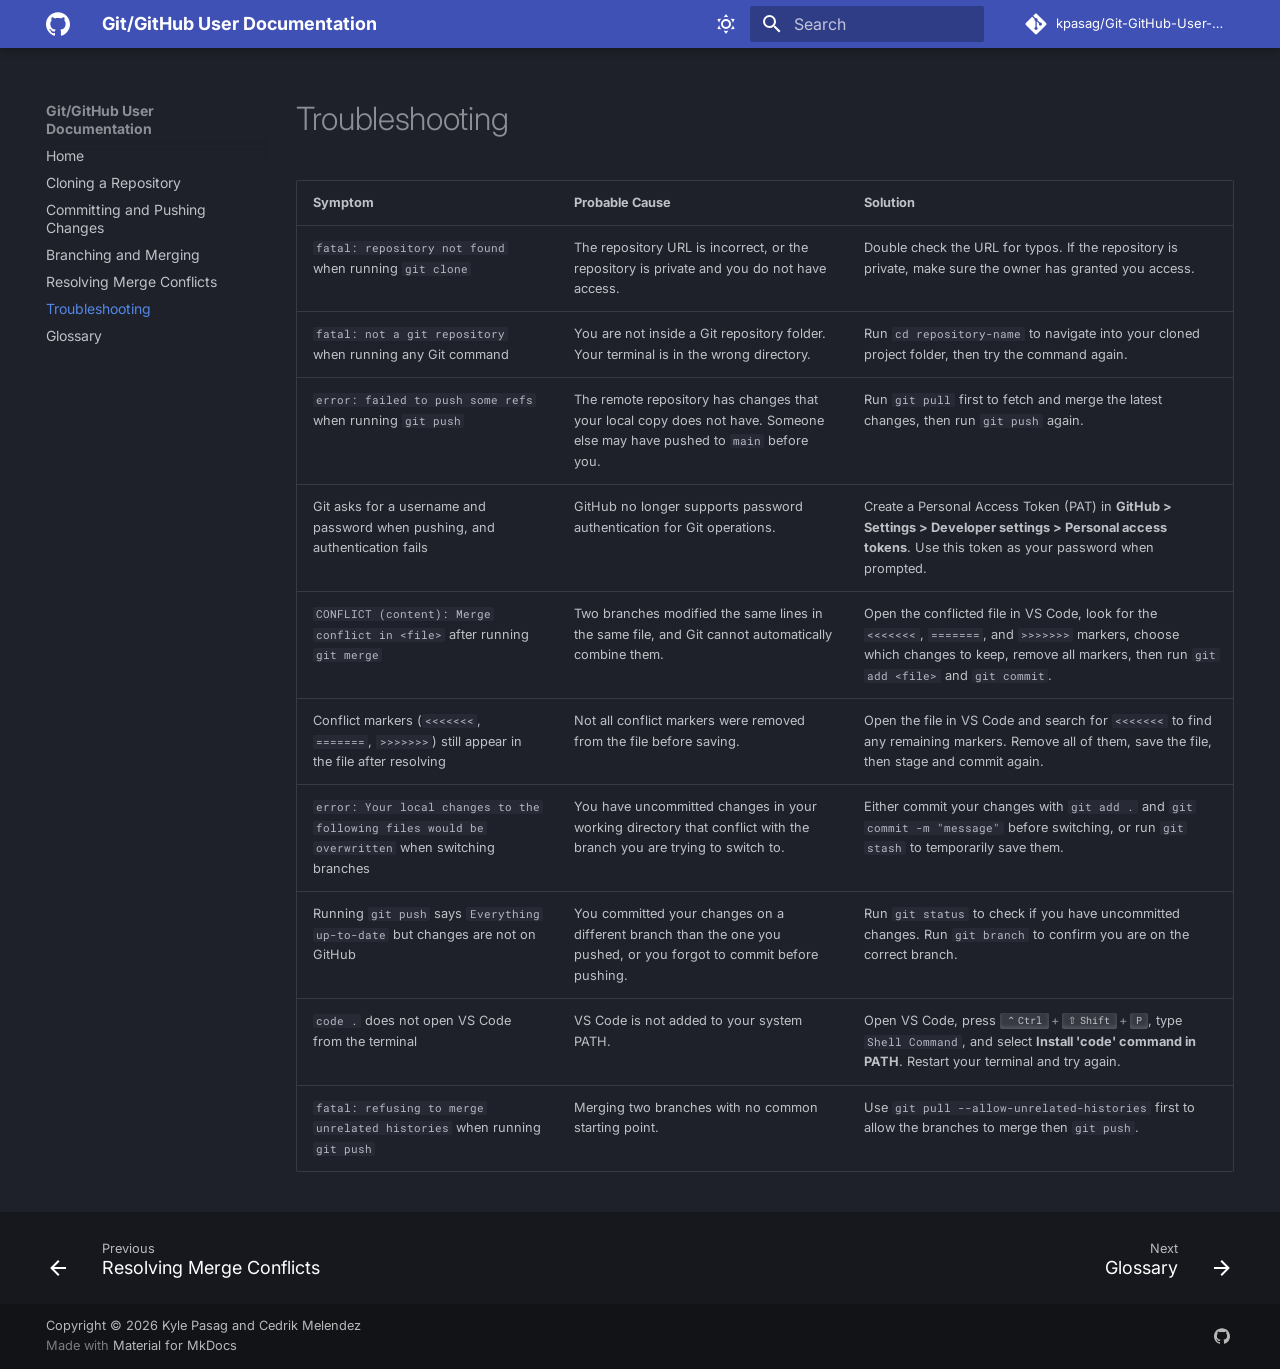
<file: troubleshooting/index.html>
<!doctype html>
<html lang="en" class="no-js">
  <head>
    
      <meta charset="utf-8">
      <meta name="viewport" content="width=device-width,initial-scale=1">
      
      
      
        <link rel="canonical" href="https://kpasag.github.io/Git-GitHub-User-Documentation/troubleshooting/">
      
      
        <link rel="prev" href="../resolving-merge-conflicts/">
      
      
        <link rel="next" href="../glossary/">
      
      
        
      
      
      <link rel="icon" href="../assets/github.png">
      <meta name="generator" content="mkdocs-1.6.1, mkdocs-material-9.7.6">
    
    
      
        <title>Troubleshooting - Git/GitHub User Documentation</title>
      
    
    
      <link rel="stylesheet" href="../assets/stylesheets/main.484c7ddc.min.css">
      
        
        <link rel="stylesheet" href="../assets/stylesheets/palette.ab4e12ef.min.css">
      
      


    
    
      
    
    
      
        
        
        <link rel="preconnect" href="https://fonts.gstatic.com" crossorigin>
        <link rel="stylesheet" href="https://fonts.googleapis.com/css?family=Inter:300,300i,400,400i,700,700i%7CRoboto+Mono:400,400i,700,700i&display=fallback">
        <style>:root{--md-text-font:"Inter";--md-code-font:"Roboto Mono"}</style>
      
    
    
      <link rel="stylesheet" href="../stylesheets/extra.css">
    
    <script>__md_scope=new URL("..",location),__md_hash=e=>[...e].reduce(((e,_)=>(e<<5)-e+_.charCodeAt(0)),0),__md_get=(e,_=localStorage,t=__md_scope)=>JSON.parse(_.getItem(t.pathname+"."+e)),__md_set=(e,_,t=localStorage,a=__md_scope)=>{try{t.setItem(a.pathname+"."+e,JSON.stringify(_))}catch(e){}}</script>
    
      

    
    
  </head>
  
  
    
    
      
    
    
    
    
    <body dir="ltr" data-md-color-scheme="slate" data-md-color-primary="indigo" data-md-color-accent="indigo">
  
    
    <input class="md-toggle" data-md-toggle="drawer" type="checkbox" id="__drawer" autocomplete="off">
    <input class="md-toggle" data-md-toggle="search" type="checkbox" id="__search" autocomplete="off">
    <label class="md-overlay" for="__drawer"></label>
    <div data-md-component="skip">
      
        
        <a href="#troubleshooting" class="md-skip">
          Skip to content
        </a>
      
    </div>
    <div data-md-component="announce">
      
    </div>
    
    
      

  

<header class="md-header md-header--shadow" data-md-component="header">
  <nav class="md-header__inner md-grid" aria-label="Header">
    <a href=".." title="Git/GitHub User Documentation" class="md-header__button md-logo" aria-label="Git/GitHub User Documentation" data-md-component="logo">
      
  
  <svg xmlns="http://www.w3.org/2000/svg" viewBox="0 0 24 24"><path d="M12 .297c-6.63 0-12 5.373-12 12 0 5.303 3.438 9.8 8.205 11.385.6.113.82-.258.82-.577 0-.285-.01-1.04-.015-2.04-3.338.724-4.042-1.61-4.042-1.61C4.422 18.07 3.633 17.7 3.633 17.7c-1.087-.744.084-.729.084-.729 1.205.084 1.838 1.236 1.838 1.236 1.07 1.835 2.809 1.305 3.495.998.108-.776.417-1.305.76-1.605-2.665-.3-5.466-1.332-5.466-5.93 0-1.31.465-2.38 1.235-3.22-.135-.303-.54-1.523.105-3.176 0 0 1.005-.322 3.3 1.23.96-.267 1.98-.399 3-.405 1.02.006 2.04.138 3 .405 2.28-1.552 3.285-1.23 3.285-1.23.645 1.653.24 2.873.12 3.176.765.84 1.23 1.91 1.23 3.22 0 4.61-2.805 5.625-5.475 5.92.42.36.81 1.096.81 2.22 0 1.606-.015 2.896-.015 3.286 0 .315.21.69.825.57C20.565 22.092 24 17.592 24 12.297c0-6.627-5.373-12-12-12"/></svg>

    </a>
    <label class="md-header__button md-icon" for="__drawer">
      
      <svg xmlns="http://www.w3.org/2000/svg" viewBox="0 0 24 24"><path d="M3 6h18v2H3zm0 5h18v2H3zm0 5h18v2H3z"/></svg>
    </label>
    <div class="md-header__title" data-md-component="header-title">
      <div class="md-header__ellipsis">
        <div class="md-header__topic">
          <span class="md-ellipsis">
            Git/GitHub User Documentation
          </span>
        </div>
        <div class="md-header__topic" data-md-component="header-topic">
          <span class="md-ellipsis">
            
              Troubleshooting
            
          </span>
        </div>
      </div>
    </div>
    
      
        <form class="md-header__option" data-md-component="palette">
  
    
    
    
    <input class="md-option" data-md-color-media="" data-md-color-scheme="slate" data-md-color-primary="indigo" data-md-color-accent="indigo"  aria-label="Dark mode"  type="radio" name="__palette" id="__palette_0">
    
      <label class="md-header__button md-icon" title="Dark mode" for="__palette_1" hidden>
        <svg xmlns="http://www.w3.org/2000/svg" viewBox="0 0 24 24"><path d="M12 7a5 5 0 0 1 5 5 5 5 0 0 1-5 5 5 5 0 0 1-5-5 5 5 0 0 1 5-5m0 2a3 3 0 0 0-3 3 3 3 0 0 0 3 3 3 3 0 0 0 3-3 3 3 0 0 0-3-3m0-7 2.39 3.42C13.65 5.15 12.84 5 12 5s-1.65.15-2.39.42zM3.34 7l4.16-.35A7.2 7.2 0 0 0 5.94 8.5c-.44.74-.69 1.5-.83 2.29zm.02 10 1.76-3.77a7.131 7.131 0 0 0 2.38 4.14zM20.65 7l-1.77 3.79a7.02 7.02 0 0 0-2.38-4.15zm-.01 10-4.14.36c.59-.51 1.12-1.14 1.54-1.86.42-.73.69-1.5.83-2.29zM12 22l-2.41-3.44c.74.27 1.55.44 2.41.44.82 0 1.63-.17 2.37-.44z"/></svg>
      </label>
    
  
    
    
    
    <input class="md-option" data-md-color-media="" data-md-color-scheme="default" data-md-color-primary="indigo" data-md-color-accent="indigo"  aria-label="Light mode"  type="radio" name="__palette" id="__palette_1">
    
      <label class="md-header__button md-icon" title="Light mode" for="__palette_0" hidden>
        <svg xmlns="http://www.w3.org/2000/svg" viewBox="0 0 24 24"><path d="m17.75 4.09-2.53 1.94.91 3.06-2.63-1.81-2.63 1.81.91-3.06-2.53-1.94L12.44 4l1.06-3 1.06 3zm3.5 6.91-1.64 1.25.59 1.98-1.7-1.17-1.7 1.17.59-1.98L15.75 11l2.06-.05L18.5 9l.69 1.95zm-2.28 4.95c.83-.08 1.72 1.1 1.19 1.85-.32.45-.66.87-1.08 1.27C15.17 23 8.84 23 4.94 19.07c-3.91-3.9-3.91-10.24 0-14.14.4-.4.82-.76 1.27-1.08.75-.53 1.93.36 1.85 1.19-.27 2.86.69 5.83 2.89 8.02a9.96 9.96 0 0 0 8.02 2.89m-1.64 2.02a12.08 12.08 0 0 1-7.8-3.47c-2.17-2.19-3.33-5-3.49-7.82-2.81 3.14-2.7 7.96.31 10.98 3.02 3.01 7.84 3.12 10.98.31"/></svg>
      </label>
    
  
</form>
      
    
    
      <script>var palette=__md_get("__palette");if(palette&&palette.color){if("(prefers-color-scheme)"===palette.color.media){var media=matchMedia("(prefers-color-scheme: light)"),input=document.querySelector(media.matches?"[data-md-color-media='(prefers-color-scheme: light)']":"[data-md-color-media='(prefers-color-scheme: dark)']");palette.color.media=input.getAttribute("data-md-color-media"),palette.color.scheme=input.getAttribute("data-md-color-scheme"),palette.color.primary=input.getAttribute("data-md-color-primary"),palette.color.accent=input.getAttribute("data-md-color-accent")}for(var[key,value]of Object.entries(palette.color))document.body.setAttribute("data-md-color-"+key,value)}</script>
    
    
    
      
      
        <label class="md-header__button md-icon" for="__search">
          
          <svg xmlns="http://www.w3.org/2000/svg" viewBox="0 0 24 24"><path d="M9.5 3A6.5 6.5 0 0 1 16 9.5c0 1.61-.59 3.09-1.56 4.23l.27.27h.79l5 5-1.5 1.5-5-5v-.79l-.27-.27A6.52 6.52 0 0 1 9.5 16 6.5 6.5 0 0 1 3 9.5 6.5 6.5 0 0 1 9.5 3m0 2C7 5 5 7 5 9.5S7 14 9.5 14 14 12 14 9.5 12 5 9.5 5"/></svg>
        </label>
        <div class="md-search" data-md-component="search" role="dialog">
  <label class="md-search__overlay" for="__search"></label>
  <div class="md-search__inner" role="search">
    <form class="md-search__form" name="search">
      <input type="text" class="md-search__input" name="query" aria-label="Search" placeholder="Search" autocapitalize="off" autocorrect="off" autocomplete="off" spellcheck="false" data-md-component="search-query" required>
      <label class="md-search__icon md-icon" for="__search">
        
        <svg xmlns="http://www.w3.org/2000/svg" viewBox="0 0 24 24"><path d="M9.5 3A6.5 6.5 0 0 1 16 9.5c0 1.61-.59 3.09-1.56 4.23l.27.27h.79l5 5-1.5 1.5-5-5v-.79l-.27-.27A6.52 6.52 0 0 1 9.5 16 6.5 6.5 0 0 1 3 9.5 6.5 6.5 0 0 1 9.5 3m0 2C7 5 5 7 5 9.5S7 14 9.5 14 14 12 14 9.5 12 5 9.5 5"/></svg>
        
        <svg xmlns="http://www.w3.org/2000/svg" viewBox="0 0 24 24"><path d="M20 11v2H8l5.5 5.5-1.42 1.42L4.16 12l7.92-7.92L13.5 5.5 8 11z"/></svg>
      </label>
      <nav class="md-search__options" aria-label="Search">
        
        <button type="reset" class="md-search__icon md-icon" title="Clear" aria-label="Clear" tabindex="-1">
          
          <svg xmlns="http://www.w3.org/2000/svg" viewBox="0 0 24 24"><path d="M19 6.41 17.59 5 12 10.59 6.41 5 5 6.41 10.59 12 5 17.59 6.41 19 12 13.41 17.59 19 19 17.59 13.41 12z"/></svg>
        </button>
      </nav>
      
    </form>
    <div class="md-search__output">
      <div class="md-search__scrollwrap" tabindex="0" data-md-scrollfix>
        <div class="md-search-result" data-md-component="search-result">
          <div class="md-search-result__meta">
            Initializing search
          </div>
          <ol class="md-search-result__list" role="presentation"></ol>
        </div>
      </div>
    </div>
  </div>
</div>
      
    
    
      <div class="md-header__source">
        <a href="https://github.com/kpasag/Git-GitHub-User-Documentation" title="Go to repository" class="md-source" data-md-component="source">
  <div class="md-source__icon md-icon">
    
    <svg xmlns="http://www.w3.org/2000/svg" viewBox="0 0 448 512"><!--! Font Awesome Free 7.1.0 by @fontawesome - https://fontawesome.com License - https://fontawesome.com/license/free (Icons: CC BY 4.0, Fonts: SIL OFL 1.1, Code: MIT License) Copyright 2025 Fonticons, Inc.--><path d="M439.6 236.1 244 40.5c-5.4-5.5-12.8-8.5-20.4-8.5s-15 3-20.4 8.4L162.5 81l51.5 51.5c27.1-9.1 52.7 16.8 43.4 43.7l49.7 49.7c34.2-11.8 61.2 31 35.5 56.7-26.5 26.5-70.2-2.9-56-37.3L240.3 199v121.9c25.3 12.5 22.3 41.8 9.1 55-6.4 6.4-15.2 10.1-24.3 10.1s-17.8-3.6-24.3-10.1c-17.6-17.6-11.1-46.9 11.2-56v-123c-20.8-8.5-24.6-30.7-18.6-45L142.6 101 8.5 235.1C3 240.6 0 247.9 0 255.5s3 15 8.5 20.4l195.6 195.7c5.4 5.4 12.7 8.4 20.4 8.4s15-3 20.4-8.4l194.7-194.7c5.4-5.4 8.4-12.8 8.4-20.4s-3-15-8.4-20.4"/></svg>
  </div>
  <div class="md-source__repository">
    kpasag/Git-GitHub-User-Documentation
  </div>
</a>
      </div>
    
  </nav>
  
</header>
    
    <div class="md-container" data-md-component="container">
      
      
        
          
        
      
      <main class="md-main" data-md-component="main">
        <div class="md-main__inner md-grid">
          
            
              
              <div class="md-sidebar md-sidebar--primary" data-md-component="sidebar" data-md-type="navigation" >
                <div class="md-sidebar__scrollwrap">
                  <div class="md-sidebar__inner">
                    



  

<nav class="md-nav md-nav--primary md-nav--integrated" aria-label="Navigation" data-md-level="0">
  <label class="md-nav__title" for="__drawer">
    <a href=".." title="Git/GitHub User Documentation" class="md-nav__button md-logo" aria-label="Git/GitHub User Documentation" data-md-component="logo">
      
  
  <svg xmlns="http://www.w3.org/2000/svg" viewBox="0 0 24 24"><path d="M12 .297c-6.63 0-12 5.373-12 12 0 5.303 3.438 9.8 8.205 11.385.6.113.82-.258.82-.577 0-.285-.01-1.04-.015-2.04-3.338.724-4.042-1.61-4.042-1.61C4.422 18.07 3.633 17.7 3.633 17.7c-1.087-.744.084-.729.084-.729 1.205.084 1.838 1.236 1.838 1.236 1.07 1.835 2.809 1.305 3.495.998.108-.776.417-1.305.76-1.605-2.665-.3-5.466-1.332-5.466-5.93 0-1.31.465-2.38 1.235-3.22-.135-.303-.54-1.523.105-3.176 0 0 1.005-.322 3.3 1.23.96-.267 1.98-.399 3-.405 1.02.006 2.04.138 3 .405 2.28-1.552 3.285-1.23 3.285-1.23.645 1.653.24 2.873.12 3.176.765.84 1.23 1.91 1.23 3.22 0 4.61-2.805 5.625-5.475 5.92.42.36.81 1.096.81 2.22 0 1.606-.015 2.896-.015 3.286 0 .315.21.69.825.57C20.565 22.092 24 17.592 24 12.297c0-6.627-5.373-12-12-12"/></svg>

    </a>
    Git/GitHub User Documentation
  </label>
  
    <div class="md-nav__source">
      <a href="https://github.com/kpasag/Git-GitHub-User-Documentation" title="Go to repository" class="md-source" data-md-component="source">
  <div class="md-source__icon md-icon">
    
    <svg xmlns="http://www.w3.org/2000/svg" viewBox="0 0 448 512"><!--! Font Awesome Free 7.1.0 by @fontawesome - https://fontawesome.com License - https://fontawesome.com/license/free (Icons: CC BY 4.0, Fonts: SIL OFL 1.1, Code: MIT License) Copyright 2025 Fonticons, Inc.--><path d="M439.6 236.1 244 40.5c-5.4-5.5-12.8-8.5-20.4-8.5s-15 3-20.4 8.4L162.5 81l51.5 51.5c27.1-9.1 52.7 16.8 43.4 43.7l49.7 49.7c34.2-11.8 61.2 31 35.5 56.7-26.5 26.5-70.2-2.9-56-37.3L240.3 199v121.9c25.3 12.5 22.3 41.8 9.1 55-6.4 6.4-15.2 10.1-24.3 10.1s-17.8-3.6-24.3-10.1c-17.6-17.6-11.1-46.9 11.2-56v-123c-20.8-8.5-24.6-30.7-18.6-45L142.6 101 8.5 235.1C3 240.6 0 247.9 0 255.5s3 15 8.5 20.4l195.6 195.7c5.4 5.4 12.7 8.4 20.4 8.4s15-3 20.4-8.4l194.7-194.7c5.4-5.4 8.4-12.8 8.4-20.4s-3-15-8.4-20.4"/></svg>
  </div>
  <div class="md-source__repository">
    kpasag/Git-GitHub-User-Documentation
  </div>
</a>
    </div>
  
  <ul class="md-nav__list" data-md-scrollfix>
    
      
      
  
  
  
  
    <li class="md-nav__item">
      <a href=".." class="md-nav__link">
        
  
  
  <span class="md-ellipsis">
    
  
    Home
  

    
  </span>
  
  

      </a>
    </li>
  

    
      
      
  
  
  
  
    <li class="md-nav__item">
      <a href="../cloning/" class="md-nav__link">
        
  
  
  <span class="md-ellipsis">
    
  
    Cloning a Repository
  

    
  </span>
  
  

      </a>
    </li>
  

    
      
      
  
  
  
  
    <li class="md-nav__item">
      <a href="../committing-and-pushing/" class="md-nav__link">
        
  
  
  <span class="md-ellipsis">
    
  
    Committing and Pushing Changes
  

    
  </span>
  
  

      </a>
    </li>
  

    
      
      
  
  
  
  
    <li class="md-nav__item">
      <a href="../branching-and-merging/" class="md-nav__link">
        
  
  
  <span class="md-ellipsis">
    
  
    Branching and Merging
  

    
  </span>
  
  

      </a>
    </li>
  

    
      
      
  
  
  
  
    <li class="md-nav__item">
      <a href="../resolving-merge-conflicts/" class="md-nav__link">
        
  
  
  <span class="md-ellipsis">
    
  
    Resolving Merge Conflicts
  

    
  </span>
  
  

      </a>
    </li>
  

    
      
      
  
  
    
  
  
  
    <li class="md-nav__item md-nav__item--active">
      
      <input class="md-nav__toggle md-toggle" type="checkbox" id="__toc">
      
      
        
      
      
      <a href="./" class="md-nav__link md-nav__link--active">
        
  
  
  <span class="md-ellipsis">
    
  
    Troubleshooting
  

    
  </span>
  
  

      </a>
      
    </li>
  

    
      
      
  
  
  
  
    <li class="md-nav__item">
      <a href="../glossary/" class="md-nav__link">
        
  
  
  <span class="md-ellipsis">
    
  
    Glossary
  

    
  </span>
  
  

      </a>
    </li>
  

    
  </ul>
</nav>
                  </div>
                </div>
              </div>
            
            
          
          
            <div class="md-content" data-md-component="content">
              
              <article class="md-content__inner md-typeset">
                
                  


  
  


<h1 id="troubleshooting">Troubleshooting</h1>
<table>
<thead>
<tr>
<th>Symptom</th>
<th>Probable Cause</th>
<th>Solution</th>
</tr>
</thead>
<tbody>
<tr>
<td><code>fatal: repository not found</code> when running <code>git clone</code></td>
<td>The repository URL is incorrect, or the repository is private and you do not have access.</td>
<td>Double check the URL for typos. If the repository is private, make sure the owner has granted you access.</td>
</tr>
<tr>
<td><code>fatal: not a git repository</code> when running any Git command</td>
<td>You are not inside a Git repository folder. Your terminal is in the wrong directory.</td>
<td>Run <code>cd repository-name</code> to navigate into your cloned project folder, then try the command again.</td>
</tr>
<tr>
<td><code>error: failed to push some refs</code> when running <code>git push</code></td>
<td>The remote repository has changes that your local copy does not have. Someone else may have pushed to <code>main</code> before you.</td>
<td>Run <code>git pull</code> first to fetch and merge the latest changes, then run <code>git push</code> again.</td>
</tr>
<tr>
<td>Git asks for a username and password when pushing, and authentication fails</td>
<td>GitHub no longer supports password authentication for Git operations.</td>
<td>Create a Personal Access Token (PAT) in <strong>GitHub &gt; Settings &gt; Developer settings &gt; Personal access tokens</strong>. Use this token as your password when prompted.</td>
</tr>
<tr>
<td><code>CONFLICT (content): Merge conflict in &lt;file&gt;</code> after running <code>git merge</code></td>
<td>Two branches modified the same lines in the same file, and Git cannot automatically combine them.</td>
<td>Open the conflicted file in VS Code, look for the <code>&lt;&lt;&lt;&lt;&lt;&lt;&lt;</code>, <code>=======</code>, and <code>&gt;&gt;&gt;&gt;&gt;&gt;&gt;</code> markers, choose which changes to keep, remove all markers, then run <code>git add &lt;file&gt;</code> and <code>git commit</code>.</td>
</tr>
<tr>
<td>Conflict markers (<code>&lt;&lt;&lt;&lt;&lt;&lt;&lt;</code>, <code>=======</code>, <code>&gt;&gt;&gt;&gt;&gt;&gt;&gt;</code>) still appear in the file after resolving</td>
<td>Not all conflict markers were removed from the file before saving.</td>
<td>Open the file in VS Code and search for <code>&lt;&lt;&lt;&lt;&lt;&lt;&lt;</code> to find any remaining markers. Remove all of them, save the file, then stage and commit again.</td>
</tr>
<tr>
<td><code>error: Your local changes to the following files would be overwritten</code> when switching branches</td>
<td>You have uncommitted changes in your working directory that conflict with the branch you are trying to switch to.</td>
<td>Either commit your changes with <code>git add .</code> and <code>git commit -m "message"</code> before switching, or run <code>git stash</code> to temporarily save them.</td>
</tr>
<tr>
<td>Running <code>git push</code> says <code>Everything up-to-date</code> but changes are not on GitHub</td>
<td>You committed your changes on a different branch than the one you pushed, or you forgot to commit before pushing.</td>
<td>Run <code>git status</code> to check if you have uncommitted changes. Run <code>git branch</code> to confirm you are on the correct branch.</td>
</tr>
<tr>
<td><code>code .</code> does not open VS Code from the terminal</td>
<td>VS Code is not added to your system PATH.</td>
<td>Open VS Code, press <span class="keys"><kbd class="key-control">Ctrl</kbd><span>+</span><kbd class="key-shift">Shift</kbd><span>+</span><kbd class="key-p">P</kbd></span>, type <code>Shell Command</code>, and select <strong>Install 'code' command in PATH</strong>. Restart your terminal and try again.</td>
</tr>
<tr>
<td><code>fatal: refusing to merge unrelated histories</code> when running <code>git push</code></td>
<td>Merging two branches with no common starting point.</td>
<td>Use <code>git pull --allow-unrelated-histories</code> first to allow the branches to merge then <code>git push</code>.</td>
</tr>
</tbody>
</table>












                
              </article>
            </div>
          
          
<script>var target=document.getElementById(location.hash.slice(1));target&&target.name&&(target.checked=target.name.startsWith("__tabbed_"))</script>
        </div>
        
          <button type="button" class="md-top md-icon" data-md-component="top" hidden>
  
  <svg xmlns="http://www.w3.org/2000/svg" viewBox="0 0 24 24"><path d="M13 20h-2V8l-5.5 5.5-1.42-1.42L12 4.16l7.92 7.92-1.42 1.42L13 8z"/></svg>
  Back to top
</button>
        
      </main>
      
        <footer class="md-footer">
  
    
      
      <nav class="md-footer__inner md-grid" aria-label="Footer" >
        
          
          <a href="../resolving-merge-conflicts/" class="md-footer__link md-footer__link--prev" aria-label="Previous: Resolving Merge Conflicts">
            <div class="md-footer__button md-icon">
              
              <svg xmlns="http://www.w3.org/2000/svg" viewBox="0 0 24 24"><path d="M20 11v2H8l5.5 5.5-1.42 1.42L4.16 12l7.92-7.92L13.5 5.5 8 11z"/></svg>
            </div>
            <div class="md-footer__title">
              <span class="md-footer__direction">
                Previous
              </span>
              <div class="md-ellipsis">
                Resolving Merge Conflicts
              </div>
            </div>
          </a>
        
        
          
          <a href="../glossary/" class="md-footer__link md-footer__link--next" aria-label="Next: Glossary">
            <div class="md-footer__title">
              <span class="md-footer__direction">
                Next
              </span>
              <div class="md-ellipsis">
                Glossary
              </div>
            </div>
            <div class="md-footer__button md-icon">
              
              <svg xmlns="http://www.w3.org/2000/svg" viewBox="0 0 24 24"><path d="M4 11v2h12l-5.5 5.5 1.42 1.42L19.84 12l-7.92-7.92L10.5 5.5 16 11z"/></svg>
            </div>
          </a>
        
      </nav>
    
  
  <div class="md-footer-meta md-typeset">
    <div class="md-footer-meta__inner md-grid">
      <div class="md-copyright">
  
    <div class="md-copyright__highlight">
      Copyright &copy; 2026 Kyle Pasag and Cedrik Melendez
    </div>
  
  
    Made with
    <a href="https://squidfunk.github.io/mkdocs-material/" target="_blank" rel="noopener">
      Material for MkDocs
    </a>
  
</div>
      
        
<div class="md-social">
  
    
    
    
    
      
      
    
    <a href="https://github.com/kpasag/Git-GitHub-User-Documentation" target="_blank" rel="noopener" title="github.com" class="md-social__link">
      <svg xmlns="http://www.w3.org/2000/svg" viewBox="0 0 24 24"><path d="M12 .297c-6.63 0-12 5.373-12 12 0 5.303 3.438 9.8 8.205 11.385.6.113.82-.258.82-.577 0-.285-.01-1.04-.015-2.04-3.338.724-4.042-1.61-4.042-1.61C4.422 18.07 3.633 17.7 3.633 17.7c-1.087-.744.084-.729.084-.729 1.205.084 1.838 1.236 1.838 1.236 1.07 1.835 2.809 1.305 3.495.998.108-.776.417-1.305.76-1.605-2.665-.3-5.466-1.332-5.466-5.93 0-1.31.465-2.38 1.235-3.22-.135-.303-.54-1.523.105-3.176 0 0 1.005-.322 3.3 1.23.96-.267 1.98-.399 3-.405 1.02.006 2.04.138 3 .405 2.28-1.552 3.285-1.23 3.285-1.23.645 1.653.24 2.873.12 3.176.765.84 1.23 1.91 1.23 3.22 0 4.61-2.805 5.625-5.475 5.92.42.36.81 1.096.81 2.22 0 1.606-.015 2.896-.015 3.286 0 .315.21.69.825.57C20.565 22.092 24 17.592 24 12.297c0-6.627-5.373-12-12-12"/></svg>
    </a>
  
</div>
      
    </div>
  </div>
</footer>
      
    </div>
    <div class="md-dialog" data-md-component="dialog">
      <div class="md-dialog__inner md-typeset"></div>
    </div>
    
    
    
      
      
      <script id="__config" type="application/json">{"annotate": null, "base": "..", "features": ["navigation.top", "navigation.sections", "navigation.footer", "toc.integrate", "content.code.copy", "content.code.select"], "search": "../assets/javascripts/workers/search.2c215733.min.js", "tags": null, "translations": {"clipboard.copied": "Copied to clipboard", "clipboard.copy": "Copy to clipboard", "search.result.more.one": "1 more on this page", "search.result.more.other": "# more on this page", "search.result.none": "No matching documents", "search.result.one": "1 matching document", "search.result.other": "# matching documents", "search.result.placeholder": "Type to start searching", "search.result.term.missing": "Missing", "select.version": "Select version"}, "version": null}</script>
    
    
      <script src="../assets/javascripts/bundle.79ae519e.min.js"></script>
      
    
  </body>
</html>
</file>
<file: stylesheets/extra.css>
h2 {
    color: rgb(58, 75, 168);
}
h3 {
    color: rgb(53, 68, 155);
}
</file>
<file: assets/stylesheets/main.484c7ddc.min.css>
@charset "UTF-8";html{-webkit-text-size-adjust:none;-moz-text-size-adjust:none;text-size-adjust:none;box-sizing:border-box}*,:after,:before{box-sizing:inherit}@media (prefers-reduced-motion){*,:after,:before{transition:none!important}}body{margin:0}a,button,input,label{-webkit-tap-highlight-color:transparent}a{color:inherit;text-decoration:none}hr{border:0;box-sizing:initial;display:block;height:.05rem;overflow:visible;padding:0}small{font-size:80%}sub,sup{line-height:1em}img{border-style:none}table{border-collapse:initial;border-spacing:0}td,th{font-weight:400;vertical-align:top}button{background:#0000;border:0;font-family:inherit;font-size:inherit;margin:0;padding:0}input{border:0;outline:none}:root{--md-primary-fg-color:#4051b5;--md-primary-fg-color--light:#5d6cc0;--md-primary-fg-color--dark:#303fa1;--md-primary-bg-color:#fff;--md-primary-bg-color--light:#ffffffb3;--md-accent-fg-color:#526cfe;--md-accent-fg-color--transparent:#526cfe1a;--md-accent-bg-color:#fff;--md-accent-bg-color--light:#ffffffb3}[data-md-color-scheme=default]{color-scheme:light}[data-md-color-scheme=default] img[src$="#gh-dark-mode-only"],[data-md-color-scheme=default] img[src$="#only-dark"]{display:none}:root,[data-md-color-scheme=default]{--md-hue:225deg;--md-default-fg-color:#000000de;--md-default-fg-color--light:#0000008a;--md-default-fg-color--lighter:#00000052;--md-default-fg-color--lightest:#00000012;--md-default-bg-color:#fff;--md-default-bg-color--light:#ffffffb3;--md-default-bg-color--lighter:#ffffff4d;--md-default-bg-color--lightest:#ffffff1f;--md-code-fg-color:#36464e;--md-code-bg-color:#f5f5f5;--md-code-bg-color--light:#f5f5f5b3;--md-code-bg-color--lighter:#f5f5f54d;--md-code-hl-color:#4287ff;--md-code-hl-color--light:#4287ff1a;--md-code-hl-number-color:#d52a2a;--md-code-hl-special-color:#db1457;--md-code-hl-function-color:#a846b9;--md-code-hl-constant-color:#6e59d9;--md-code-hl-keyword-color:#3f6ec6;--md-code-hl-string-color:#1c7d4d;--md-code-hl-name-color:var(--md-code-fg-color);--md-code-hl-operator-color:var(--md-default-fg-color--light);--md-code-hl-punctuation-color:var(--md-default-fg-color--light);--md-code-hl-comment-color:var(--md-default-fg-color--light);--md-code-hl-generic-color:var(--md-default-fg-color--light);--md-code-hl-variable-color:var(--md-default-fg-color--light);--md-typeset-color:var(--md-default-fg-color);--md-typeset-a-color:var(--md-primary-fg-color);--md-typeset-del-color:#f5503d26;--md-typeset-ins-color:#0bd57026;--md-typeset-kbd-color:#fafafa;--md-typeset-kbd-accent-color:#fff;--md-typeset-kbd-border-color:#b8b8b8;--md-typeset-mark-color:#ffff0080;--md-typeset-table-color:#0000001f;--md-typeset-table-color--light:rgba(0,0,0,.035);--md-admonition-fg-color:var(--md-default-fg-color);--md-admonition-bg-color:var(--md-default-bg-color);--md-warning-fg-color:#000000de;--md-warning-bg-color:#ff9;--md-footer-fg-color:#fff;--md-footer-fg-color--light:#ffffffb3;--md-footer-fg-color--lighter:#ffffff73;--md-footer-bg-color:#000000de;--md-footer-bg-color--dark:#00000052;--md-shadow-z1:0 0.2rem 0.5rem #0000000d,0 0 0.05rem #0000001a;--md-shadow-z2:0 0.2rem 0.5rem #0000001a,0 0 0.05rem #00000040;--md-shadow-z3:0 0.2rem 0.5rem #0003,0 0 0.05rem #00000059}.md-icon svg{fill:currentcolor;display:block;height:1.2rem;width:1.2rem}body{-webkit-font-smoothing:antialiased;-moz-osx-font-smoothing:grayscale;--md-text-font-family:var(--md-text-font,_),-apple-system,BlinkMacSystemFont,Helvetica,Arial,sans-serif;--md-code-font-family:var(--md-code-font,_),SFMono-Regular,Consolas,Menlo,monospace}aside,body,input{font-feature-settings:"kern","liga";color:var(--md-typeset-color);font-family:var(--md-text-font-family)}code,kbd,pre{font-feature-settings:"kern";font-family:var(--md-code-font-family)}:root{--md-typeset-table-sort-icon:url('data:image/svg+xml;charset=utf-8,<svg xmlns="http://www.w3.org/2000/svg" viewBox="0 0 24 24"><path d="m18 21-4-4h3V7h-3l4-4 4 4h-3v10h3M2 19v-2h10v2M2 13v-2h7v2M2 7V5h4v2z"/></svg>');--md-typeset-table-sort-icon--asc:url('data:image/svg+xml;charset=utf-8,<svg xmlns="http://www.w3.org/2000/svg" viewBox="0 0 24 24"><path d="M19 17h3l-4 4-4-4h3V3h2M2 17h10v2H2M6 5v2H2V5m0 6h7v2H2z"/></svg>');--md-typeset-table-sort-icon--desc:url('data:image/svg+xml;charset=utf-8,<svg xmlns="http://www.w3.org/2000/svg" viewBox="0 0 24 24"><path d="M19 7h3l-4-4-4 4h3v14h2M2 17h10v2H2M6 5v2H2V5m0 6h7v2H2z"/></svg>')}.md-typeset{-webkit-print-color-adjust:exact;color-adjust:exact;font-size:.8rem;line-height:1.6;overflow-wrap:break-word}@media print{.md-typeset{font-size:.68rem}}.md-typeset blockquote,.md-typeset dl,.md-typeset figure,.md-typeset ol,.md-typeset pre,.md-typeset ul{margin-bottom:1em;margin-top:1em}.md-typeset h1{color:var(--md-default-fg-color--light);font-size:2em;line-height:1.3;margin:0 0 1.25em}.md-typeset h1,.md-typeset h2{font-weight:300;letter-spacing:-.01em}.md-typeset h2{font-size:1.5625em;line-height:1.4;margin:1.6em 0 .64em}.md-typeset h3{font-size:1.25em;font-weight:400;letter-spacing:-.01em;line-height:1.5;margin:1.6em 0 .8em}.md-typeset h2+h3{margin-top:.8em}.md-typeset h4{font-weight:700;letter-spacing:-.01em;margin:1em 0}.md-typeset h5,.md-typeset h6{color:var(--md-default-fg-color--light);font-size:.8em;font-weight:700;letter-spacing:-.01em;margin:1.25em 0}.md-typeset h5{text-transform:uppercase}.md-typeset h5 code{text-transform:none}.md-typeset hr{border-bottom:.05rem solid var(--md-default-fg-color--lightest);display:flow-root;margin:1.5em 0}.md-typeset a{color:var(--md-typeset-a-color);word-break:break-word}.md-typeset a,.md-typeset a:before{transition:color 125ms}.md-typeset a:focus,.md-typeset a:hover{color:var(--md-accent-fg-color)}.md-typeset a:focus code,.md-typeset a:hover code{background-color:var(--md-accent-fg-color--transparent);color:var(--md-accent-fg-color)}.md-typeset a code{color:var(--md-typeset-a-color)}.md-typeset a.focus-visible{outline-color:var(--md-accent-fg-color);outline-offset:.2rem}.md-typeset code,.md-typeset kbd,.md-typeset pre{color:var(--md-code-fg-color);direction:ltr;font-variant-ligatures:none;transition:background-color 125ms}@media print{.md-typeset code,.md-typeset kbd,.md-typeset pre{white-space:pre-wrap}}.md-typeset code{background-color:var(--md-code-bg-color);border-radius:.1rem;-webkit-box-decoration-break:clone;box-decoration-break:clone;font-size:.85em;padding:0 .2941176471em;transition:color 125ms,background-color 125ms;word-break:break-word}.md-typeset code:not(.focus-visible){-webkit-tap-highlight-color:transparent;outline:none}.md-typeset pre{display:flow-root;line-height:1.4;position:relative}.md-typeset pre>code{-webkit-box-decoration-break:slice;box-decoration-break:slice;box-shadow:none;display:block;margin:0;outline-color:var(--md-accent-fg-color);overflow:auto;padding:.7720588235em 1.1764705882em;scrollbar-color:var(--md-default-fg-color--lighter) #0000;scrollbar-width:thin;touch-action:auto;word-break:normal}.md-typeset pre>code:hover{scrollbar-color:var(--md-accent-fg-color) #0000}.md-typeset pre>code::-webkit-scrollbar{height:.2rem;width:.2rem}.md-typeset pre>code::-webkit-scrollbar-thumb{background-color:var(--md-default-fg-color--lighter)}.md-typeset pre>code::-webkit-scrollbar-thumb:hover{background-color:var(--md-accent-fg-color)}.md-typeset kbd{background-color:var(--md-typeset-kbd-color);border-radius:.1rem;box-shadow:0 .1rem 0 .05rem var(--md-typeset-kbd-border-color),0 .1rem 0 var(--md-typeset-kbd-border-color),0 -.1rem .2rem var(--md-typeset-kbd-accent-color) inset;color:var(--md-default-fg-color);display:inline-block;font-size:.75em;padding:0 .6666666667em;vertical-align:text-top;word-break:break-word}.md-typeset mark{background-color:var(--md-typeset-mark-color);-webkit-box-decoration-break:clone;box-decoration-break:clone;color:inherit;word-break:break-word}.md-typeset abbr{cursor:help;text-decoration:none}.md-typeset [data-preview],.md-typeset abbr{border-bottom:.05rem dotted var(--md-default-fg-color--light)}.md-typeset small{opacity:.75}[dir=ltr] .md-typeset sub,[dir=ltr] .md-typeset sup{margin-left:.078125em}[dir=rtl] .md-typeset sub,[dir=rtl] .md-typeset sup{margin-right:.078125em}[dir=ltr] .md-typeset blockquote{padding-left:.6rem}[dir=rtl] .md-typeset blockquote{padding-right:.6rem}[dir=ltr] .md-typeset blockquote{border-left:.2rem solid var(--md-default-fg-color--lighter)}[dir=rtl] .md-typeset blockquote{border-right:.2rem solid var(--md-default-fg-color--lighter)}.md-typeset blockquote{color:var(--md-default-fg-color--light);margin-left:0;margin-right:0}.md-typeset ul{list-style-type:disc}.md-typeset ul[type]{list-style-type:revert-layer}[dir=ltr] .md-typeset ol,[dir=ltr] .md-typeset ul{margin-left:.625em}[dir=rtl] .md-typeset ol,[dir=rtl] .md-typeset ul{margin-right:.625em}.md-typeset ol,.md-typeset ul{padding:0}.md-typeset ol:not([hidden]),.md-typeset ul:not([hidden]){display:flow-root}.md-typeset ol ol,.md-typeset ul ol{list-style-type:lower-alpha}.md-typeset ol ol ol,.md-typeset ul ol ol{list-style-type:lower-roman}.md-typeset ol ol ol ol,.md-typeset ul ol ol ol{list-style-type:upper-alpha}.md-typeset ol ol ol ol ol,.md-typeset ul ol ol ol ol{list-style-type:upper-roman}.md-typeset ol[type],.md-typeset ul[type]{list-style-type:revert-layer}[dir=ltr] .md-typeset ol li,[dir=ltr] .md-typeset ul li{margin-left:1.25em}[dir=rtl] .md-typeset ol li,[dir=rtl] .md-typeset ul li{margin-right:1.25em}.md-typeset ol li,.md-typeset ul li{margin-bottom:.5em}.md-typeset ol li blockquote,.md-typeset ol li p,.md-typeset ul li blockquote,.md-typeset ul li p{margin:.5em 0}.md-typeset ol li:last-child,.md-typeset ul li:last-child{margin-bottom:0}[dir=ltr] .md-typeset ol li ol,[dir=ltr] .md-typeset ol li ul,[dir=ltr] .md-typeset ul li ol,[dir=ltr] .md-typeset ul li ul{margin-left:.625em}[dir=rtl] .md-typeset ol li ol,[dir=rtl] .md-typeset ol li ul,[dir=rtl] .md-typeset ul li ol,[dir=rtl] .md-typeset ul li ul{margin-right:.625em}.md-typeset ol li ol,.md-typeset ol li ul,.md-typeset ul li ol,.md-typeset ul li ul{margin-bottom:.5em;margin-top:.5em}[dir=ltr] .md-typeset dd{margin-left:1.875em}[dir=rtl] .md-typeset dd{margin-right:1.875em}.md-typeset dd{margin-bottom:1.5em;margin-top:1em}.md-typeset img,.md-typeset svg,.md-typeset video{height:auto;max-width:100%}.md-typeset img[align=left]{margin:1em 1em 1em 0}.md-typeset img[align=right]{margin:1em 0 1em 1em}.md-typeset img[align]:only-child{margin-top:0}.md-typeset figure{display:flow-root;margin:1em auto;max-width:100%;text-align:center;width:fit-content}.md-typeset figure img{display:block;margin:0 auto}.md-typeset figcaption{font-style:italic;margin:1em auto;max-width:24rem}.md-typeset iframe{max-width:100%}.md-typeset table:not([class]){background-color:var(--md-default-bg-color);border:.05rem solid var(--md-typeset-table-color);border-radius:.1rem;display:inline-block;font-size:.64rem;max-width:100%;overflow:auto;touch-action:auto}@media print{.md-typeset table:not([class]){display:table}}.md-typeset table:not([class])+*{margin-top:1.5em}.md-typeset table:not([class]) td>:first-child,.md-typeset table:not([class]) th>:first-child{margin-top:0}.md-typeset table:not([class]) td>:last-child,.md-typeset table:not([class]) th>:last-child{margin-bottom:0}.md-typeset table:not([class]) td:not([align]),.md-typeset table:not([class]) th:not([align]){text-align:left}[dir=rtl] .md-typeset table:not([class]) td:not([align]),[dir=rtl] .md-typeset table:not([class]) th:not([align]){text-align:right}.md-typeset table:not([class]) th{font-weight:700;min-width:5rem;padding:.9375em 1.25em;vertical-align:top}.md-typeset table:not([class]) td{border-top:.05rem solid var(--md-typeset-table-color);padding:.9375em 1.25em;vertical-align:top}.md-typeset table:not([class]) tbody tr{transition:background-color 125ms}.md-typeset table:not([class]) tbody tr:hover{background-color:var(--md-typeset-table-color--light);box-shadow:0 .05rem 0 var(--md-default-bg-color) inset}.md-typeset table:not([class]) a{word-break:normal}.md-typeset table th[role=columnheader]{cursor:pointer}[dir=ltr] .md-typeset table th[role=columnheader]:after{margin-left:.5em}[dir=rtl] .md-typeset table th[role=columnheader]:after{margin-right:.5em}.md-typeset table th[role=columnheader]:after{content:"";display:inline-block;height:1.2em;-webkit-mask-image:var(--md-typeset-table-sort-icon);mask-image:var(--md-typeset-table-sort-icon);-webkit-mask-repeat:no-repeat;mask-repeat:no-repeat;-webkit-mask-size:contain;mask-size:contain;transition:background-color 125ms;vertical-align:text-bottom;width:1.2em}.md-typeset table th[role=columnheader]:hover:after{background-color:var(--md-default-fg-color--lighter)}.md-typeset table th[role=columnheader][aria-sort=ascending]:after{background-color:var(--md-default-fg-color--light);-webkit-mask-image:var(--md-typeset-table-sort-icon--asc);mask-image:var(--md-typeset-table-sort-icon--asc)}.md-typeset table th[role=columnheader][aria-sort=descending]:after{background-color:var(--md-default-fg-color--light);-webkit-mask-image:var(--md-typeset-table-sort-icon--desc);mask-image:var(--md-typeset-table-sort-icon--desc)}.md-typeset__scrollwrap{margin:1em -.8rem;overflow-x:auto;touch-action:auto}.md-typeset__table{display:inline-block;margin-bottom:.5em;padding:0 .8rem}@media print{.md-typeset__table{display:block}}html .md-typeset__table table{display:table;margin:0;overflow:hidden;width:100%}@media screen and (max-width:44.984375em){.md-content__inner>pre{margin:1em -.8rem}.md-content__inner>pre code{border-radius:0}}.md-typeset .md-author{border-radius:100%;display:block;flex-shrink:0;height:1.6rem;overflow:hidden;position:relative;transition:color 125ms,transform 125ms;width:1.6rem}.md-typeset .md-author img{display:block}.md-typeset .md-author--more{background:var(--md-default-fg-color--lightest);color:var(--md-default-fg-color--lighter);font-size:.6rem;font-weight:700;line-height:1.6rem;text-align:center}.md-typeset .md-author--long{height:2.4rem;width:2.4rem}.md-typeset a.md-author{transform:scale(1)}.md-typeset a.md-author img{border-radius:100%;filter:grayscale(100%) opacity(75%);transition:filter 125ms}.md-typeset a.md-author:focus,.md-typeset a.md-author:hover{transform:scale(1.1);z-index:1}.md-typeset a.md-author:focus img,.md-typeset a.md-author:hover img{filter:grayscale(0)}.md-banner{background-color:var(--md-footer-bg-color);color:var(--md-footer-fg-color);overflow:auto}@media print{.md-banner{display:none}}.md-banner--warning{background-color:var(--md-warning-bg-color);color:var(--md-warning-fg-color)}.md-banner__inner{font-size:.7rem;margin:.6rem auto;padding:0 .8rem}[dir=ltr] .md-banner__button{float:right}[dir=rtl] .md-banner__button{float:left}.md-banner__button{color:inherit;cursor:pointer;transition:opacity .25s}.no-js .md-banner__button{display:none}.md-banner__button:hover{opacity:.7}html{font-size:125%;height:100%;overflow-x:hidden}@media screen and (min-width:100em){html{font-size:137.5%}}@media screen and (min-width:125em){html{font-size:150%}}body{background-color:var(--md-default-bg-color);display:flex;flex-direction:column;font-size:.5rem;min-height:100%;position:relative;width:100%}@media print{body{display:block}}@media screen and (max-width:59.984375em){body[data-md-scrolllock]{position:fixed}}.md-grid{margin-left:auto;margin-right:auto;max-width:61rem}.md-container{display:flex;flex-direction:column;flex-grow:1}@media print{.md-container{display:block}}.md-main{flex-grow:1}.md-main__inner{display:flex;height:100%;margin-top:1.5rem}.md-ellipsis{overflow:hidden;text-overflow:ellipsis}.md-toggle{display:none}.md-option{height:0;opacity:0;position:absolute;width:0}.md-option:checked+label:not([hidden]){display:block}.md-option.focus-visible+label{outline-color:var(--md-accent-fg-color);outline-style:auto}.md-skip{background-color:var(--md-default-fg-color);border-radius:.1rem;color:var(--md-default-bg-color);font-size:.64rem;margin:.5rem;opacity:0;outline-color:var(--md-accent-fg-color);padding:.3rem .5rem;position:fixed;transform:translateY(.4rem);z-index:-1}.md-skip:focus{opacity:1;transform:translateY(0);transition:transform .25s cubic-bezier(.4,0,.2,1),opacity 175ms 75ms;z-index:10}@page{margin:25mm}:root{--md-clipboard-icon:url('data:image/svg+xml;charset=utf-8,<svg xmlns="http://www.w3.org/2000/svg" viewBox="0 0 24 24"><path d="M19 21H8V7h11m0-2H8a2 2 0 0 0-2 2v14a2 2 0 0 0 2 2h11a2 2 0 0 0 2-2V7a2 2 0 0 0-2-2m-3-4H4a2 2 0 0 0-2 2v14h2V3h12z"/></svg>')}.md-clipboard{border-radius:.1rem;color:var(--md-default-fg-color--lightest);cursor:pointer;height:1.5em;outline-color:var(--md-accent-fg-color);outline-offset:.1rem;transition:color .25s;width:1.5em;z-index:1}@media print{.md-clipboard{display:none}}.md-clipboard:not(.focus-visible){-webkit-tap-highlight-color:transparent;outline:none}:hover>.md-clipboard{color:var(--md-default-fg-color--light)}.md-clipboard:focus,.md-clipboard:hover{color:var(--md-accent-fg-color)}.md-clipboard:after{background-color:currentcolor;content:"";display:block;height:1.125em;margin:0 auto;-webkit-mask-image:var(--md-clipboard-icon);mask-image:var(--md-clipboard-icon);-webkit-mask-position:center;mask-position:center;-webkit-mask-repeat:no-repeat;mask-repeat:no-repeat;-webkit-mask-size:contain;mask-size:contain;width:1.125em}.md-clipboard--inline{cursor:pointer}.md-clipboard--inline code{transition:color .25s,background-color .25s}.md-clipboard--inline:focus code,.md-clipboard--inline:hover code{background-color:var(--md-accent-fg-color--transparent);color:var(--md-accent-fg-color)}:root{--md-code-select-icon:url('data:image/svg+xml;charset=utf-8,<svg xmlns="http://www.w3.org/2000/svg" viewBox="0 0 24 24"><path d="M19 19h-4v2h4c1.1 0 2-.9 2-2v-4h-2m0-12h-4v2h4v4h2V5c0-1.1-.9-2-2-2M5 5h4V3H5c-1.1 0-2 .9-2 2v4h2m0 6H3v4c0 1.1.9 2 2 2h4v-2H5zm2-4h2v2H7zm4 0h2v2h-2zm4 0h2v2h-2zM7 7h2v2H7zm4 0h2v2h-2zm4 0h2v2h-2zm-8 8h2v2H7zm4 0h2v2h-2zm4 0h2v2h-2z"/></svg>');--md-code-copy-icon:url('data:image/svg+xml;charset=utf-8,<svg xmlns="http://www.w3.org/2000/svg" viewBox="0 0 24 24"><path d="M19 21H8V7h11m0-2H8a2 2 0 0 0-2 2v14a2 2 0 0 0 2 2h11a2 2 0 0 0 2-2V7a2 2 0 0 0-2-2m-3-4H4a2 2 0 0 0-2 2v14h2V3h12z"/></svg>')}.md-typeset .md-code__content{display:grid}.md-code__nav{background-color:var(--md-code-bg-color--lighter);border-radius:.1rem;display:flex;gap:.2rem;padding:.2rem;position:absolute;right:.25em;top:.25em;transition:background-color .25s;z-index:1}:hover>.md-code__nav{background-color:var(--md-code-bg-color--light)}.md-code__button{color:var(--md-default-fg-color--lightest);cursor:pointer;display:block;height:1.5em;outline-color:var(--md-accent-fg-color);outline-offset:.1rem;transition:color .25s;width:1.5em}:hover>*>.md-code__button{color:var(--md-default-fg-color--light)}.md-code__button.focus-visible,.md-code__button:hover{color:var(--md-accent-fg-color)}.md-code__button--active{color:var(--md-default-fg-color)!important}.md-code__button:after{background-color:currentcolor;content:"";display:block;height:1.125em;margin:0 auto;-webkit-mask-position:center;mask-position:center;-webkit-mask-repeat:no-repeat;mask-repeat:no-repeat;-webkit-mask-size:contain;mask-size:contain;width:1.125em}.md-code__button[data-md-type=select]:after{-webkit-mask-image:var(--md-code-select-icon);mask-image:var(--md-code-select-icon)}.md-code__button[data-md-type=copy]:after{-webkit-mask-image:var(--md-code-copy-icon);mask-image:var(--md-code-copy-icon)}@keyframes consent{0%{opacity:0;transform:translateY(100%)}to{opacity:1;transform:translateY(0)}}@keyframes overlay{0%{opacity:0}to{opacity:1}}.md-consent__overlay{animation:overlay .25s both;-webkit-backdrop-filter:blur(.1rem);backdrop-filter:blur(.1rem);background-color:#0000008a;height:100%;opacity:1;position:fixed;top:0;width:100%;z-index:5}.md-consent__inner{animation:consent .5s cubic-bezier(.1,.7,.1,1) both;background-color:var(--md-default-bg-color);border:0;border-radius:.1rem;bottom:0;box-shadow:0 0 .2rem #0000001a,0 .2rem .4rem #0003;max-height:100%;overflow:auto;padding:0;position:fixed;width:100%;z-index:5}.md-consent__form{padding:.8rem}.md-consent__settings{display:none;margin:1em 0}input:checked+.md-consent__settings{display:block}.md-consent__controls{margin-bottom:.8rem}.md-typeset .md-consent__controls .md-button{display:inline}@media screen and (max-width:44.984375em){.md-typeset .md-consent__controls .md-button{display:block;margin-top:.4rem;text-align:center;width:100%}}.md-consent label{cursor:pointer}.md-content{flex-grow:1;min-width:0}.md-content__inner{margin:0 .8rem 1.2rem;padding-top:.6rem}@media screen and (min-width:76.25em){[dir=ltr] .md-sidebar--primary:not([hidden])~.md-content>.md-content__inner{margin-left:1.2rem}[dir=ltr] .md-sidebar--secondary:not([hidden])~.md-content>.md-content__inner,[dir=rtl] .md-sidebar--primary:not([hidden])~.md-content>.md-content__inner{margin-right:1.2rem}[dir=rtl] .md-sidebar--secondary:not([hidden])~.md-content>.md-content__inner{margin-left:1.2rem}}.md-content__inner:before{content:"";display:block;height:.4rem}.md-content__inner>:last-child{margin-bottom:0}[dir=ltr] .md-content__button{float:right}[dir=rtl] .md-content__button{float:left}[dir=ltr] .md-content__button{margin-left:.4rem}[dir=rtl] .md-content__button{margin-right:.4rem}.md-content__button{margin:.4rem 0;padding:0}@media print{.md-content__button{display:none}}.md-typeset .md-content__button{color:var(--md-default-fg-color--lighter)}.md-content__button svg{display:inline;vertical-align:top}[dir=rtl] .md-content__button svg{transform:scaleX(-1)}[dir=ltr] .md-dialog{right:.8rem}[dir=rtl] .md-dialog{left:.8rem}.md-dialog{background-color:var(--md-default-fg-color);border-radius:.1rem;bottom:.8rem;box-shadow:var(--md-shadow-z3);min-width:11.1rem;opacity:0;padding:.4rem .6rem;pointer-events:none;position:fixed;transform:translateY(100%);transition:transform 0ms .4s,opacity .4s;z-index:4}@media print{.md-dialog{display:none}}.md-dialog--active{opacity:1;pointer-events:auto;transform:translateY(0);transition:transform .4s cubic-bezier(.075,.85,.175,1),opacity .4s}.md-dialog__inner{color:var(--md-default-bg-color);font-size:.7rem}.md-feedback{margin:2em 0 1em;text-align:center}.md-feedback fieldset{border:none;margin:0;padding:0}.md-feedback__title{font-weight:700;margin:1em auto}.md-feedback__inner{position:relative}.md-feedback__list{display:flex;flex-wrap:wrap;place-content:baseline center;position:relative}.md-feedback__list:hover .md-icon:not(:disabled){color:var(--md-default-fg-color--lighter)}:disabled .md-feedback__list{min-height:1.8rem}.md-feedback__icon{color:var(--md-default-fg-color--light);cursor:pointer;flex-shrink:0;margin:0 .1rem;transition:color 125ms}.md-feedback__icon:not(:disabled).md-icon:hover{color:var(--md-accent-fg-color)}.md-feedback__icon:disabled{color:var(--md-default-fg-color--lightest);pointer-events:none}.md-feedback__note{opacity:0;position:relative;transform:translateY(.4rem);transition:transform .4s cubic-bezier(.1,.7,.1,1),opacity .15s}.md-feedback__note>*{margin:0 auto;max-width:16rem}:disabled .md-feedback__note{opacity:1;transform:translateY(0)}@media print{.md-feedback{display:none}}.md-footer{background-color:var(--md-footer-bg-color);color:var(--md-footer-fg-color)}@media print{.md-footer{display:none}}.md-footer__inner{justify-content:space-between;overflow:auto;padding:.2rem}.md-footer__inner:not([hidden]){display:flex}.md-footer__link{align-items:end;display:flex;flex-grow:0.01;margin-bottom:.4rem;margin-top:1rem;max-width:100%;outline-color:var(--md-accent-fg-color);overflow:hidden;transition:opacity .25s}.md-footer__link:focus,.md-footer__link:hover{opacity:.7}[dir=rtl] .md-footer__link svg{transform:scaleX(-1)}@media screen and (max-width:44.984375em){.md-footer__link--prev{flex-shrink:0}.md-footer__link--prev .md-footer__title{display:none}}[dir=ltr] .md-footer__link--next{margin-left:auto}[dir=rtl] .md-footer__link--next{margin-right:auto}.md-footer__link--next{text-align:right}[dir=rtl] .md-footer__link--next{text-align:left}.md-footer__title{flex-grow:1;font-size:.9rem;margin-bottom:.7rem;max-width:calc(100% - 2.4rem);padding:0 1rem;white-space:nowrap}.md-footer__button{margin:.2rem;padding:.4rem}.md-footer__direction{font-size:.64rem;opacity:.7}.md-footer-meta{background-color:var(--md-footer-bg-color--dark)}.md-footer-meta__inner{display:flex;flex-wrap:wrap;justify-content:space-between;padding:.2rem}html .md-footer-meta.md-typeset a{color:var(--md-footer-fg-color--light)}html .md-footer-meta.md-typeset a:focus,html .md-footer-meta.md-typeset a:hover{color:var(--md-footer-fg-color)}.md-copyright{color:var(--md-footer-fg-color--lighter);font-size:.64rem;margin:auto .6rem;padding:.4rem 0;width:100%}@media screen and (min-width:45em){.md-copyright{width:auto}}.md-copyright__highlight{color:var(--md-footer-fg-color--light)}.md-social{display:inline-flex;gap:.2rem;margin:0 .4rem;padding:.2rem 0 .6rem}@media screen and (min-width:45em){.md-social{padding:.6rem 0}}.md-social__link{display:inline-block;height:1.6rem;text-align:center;width:1.6rem}.md-social__link:before{line-height:1.9}.md-social__link svg{fill:currentcolor;max-height:.8rem;vertical-align:-25%}.md-typeset .md-button{border:.1rem solid;border-radius:.1rem;color:var(--md-primary-fg-color);cursor:pointer;display:inline-block;font-weight:700;padding:.625em 2em;transition:color 125ms,background-color 125ms,border-color 125ms}.md-typeset .md-button--primary{background-color:var(--md-primary-fg-color);border-color:var(--md-primary-fg-color);color:var(--md-primary-bg-color)}.md-typeset .md-button:focus,.md-typeset .md-button:hover{background-color:var(--md-accent-fg-color);border-color:var(--md-accent-fg-color);color:var(--md-accent-bg-color)}[dir=ltr] .md-typeset .md-input{border-top-left-radius:.1rem}[dir=ltr] .md-typeset .md-input,[dir=rtl] .md-typeset .md-input{border-top-right-radius:.1rem}[dir=rtl] .md-typeset .md-input{border-top-left-radius:.1rem}.md-typeset .md-input{border-bottom:.1rem solid var(--md-default-fg-color--lighter);box-shadow:var(--md-shadow-z1);font-size:.8rem;height:1.8rem;padding:0 .6rem;transition:border .25s,box-shadow .25s}.md-typeset .md-input:focus,.md-typeset .md-input:hover{border-bottom-color:var(--md-accent-fg-color);box-shadow:var(--md-shadow-z2)}.md-typeset .md-input--stretch{width:100%}.md-header{background-color:var(--md-primary-fg-color);box-shadow:0 0 .2rem #0000,0 .2rem .4rem #0000;color:var(--md-primary-bg-color);display:block;left:0;position:sticky;right:0;top:0;z-index:4}@media print{.md-header{display:none}}.md-header[hidden]{transform:translateY(-100%);transition:transform .25s cubic-bezier(.8,0,.6,1),box-shadow .25s}.md-header--shadow{box-shadow:0 0 .2rem #0000001a,0 .2rem .4rem #0003;transition:transform .25s cubic-bezier(.1,.7,.1,1),box-shadow .25s}.md-header__inner{align-items:center;display:flex;padding:0 .2rem}.md-header__button{color:currentcolor;cursor:pointer;margin:.2rem;outline-color:var(--md-accent-fg-color);padding:.4rem;position:relative;transition:opacity .25s;vertical-align:middle;z-index:1}.md-header__button:hover{opacity:.7}.md-header__button:not([hidden]){display:inline-block}.md-header__button:not(.focus-visible){-webkit-tap-highlight-color:transparent;outline:none}.md-header__button.md-logo{margin:.2rem;padding:.4rem}@media screen and (max-width:76.234375em){.md-header__button.md-logo{display:none}}.md-header__button.md-logo img,.md-header__button.md-logo svg{fill:currentcolor;display:block;height:1.2rem;width:auto}@media screen and (min-width:60em){.md-header__button[for=__search]{display:none}}.no-js .md-header__button[for=__search]{display:none}[dir=rtl] .md-header__button[for=__search] svg{transform:scaleX(-1)}@media screen and (min-width:76.25em){.md-header__button[for=__drawer]{display:none}}.md-header__topic{display:flex;max-width:100%;position:absolute;transition:transform .4s cubic-bezier(.1,.7,.1,1),opacity .15s;white-space:nowrap}.md-header__topic+.md-header__topic{opacity:0;pointer-events:none;transform:translateX(1.25rem);transition:transform .4s cubic-bezier(1,.7,.1,.1),opacity .15s;z-index:-1}[dir=rtl] .md-header__topic+.md-header__topic{transform:translateX(-1.25rem)}.md-header__topic:first-child{font-weight:700}[dir=ltr] .md-header__title{margin-left:1rem;margin-right:.4rem}[dir=rtl] .md-header__title{margin-left:.4rem;margin-right:1rem}.md-header__title{flex-grow:1;font-size:.9rem;height:2.4rem;line-height:2.4rem}.md-header__title--active .md-header__topic{opacity:0;pointer-events:none;transform:translateX(-1.25rem);transition:transform .4s cubic-bezier(1,.7,.1,.1),opacity .15s;z-index:-1}[dir=rtl] .md-header__title--active .md-header__topic{transform:translateX(1.25rem)}.md-header__title--active .md-header__topic+.md-header__topic{opacity:1;pointer-events:auto;transform:translateX(0);transition:transform .4s cubic-bezier(.1,.7,.1,1),opacity .15s;z-index:0}.md-header__title>.md-header__ellipsis{height:100%;position:relative;width:100%}.md-header__option{display:flex;flex-shrink:0;max-width:100%;transition:max-width 0ms .25s,opacity .25s .25s;white-space:nowrap}[data-md-toggle=search]:checked~.md-header .md-header__option{max-width:0;opacity:0;transition:max-width 0ms,opacity 0ms}.md-header__option>input{bottom:0}.md-header__source{display:none}@media screen and (min-width:60em){[dir=ltr] .md-header__source{margin-left:1rem}[dir=rtl] .md-header__source{margin-right:1rem}.md-header__source{display:block;max-width:11.7rem;width:11.7rem}}@media screen and (min-width:76.25em){[dir=ltr] .md-header__source{margin-left:1.4rem}[dir=rtl] .md-header__source{margin-right:1.4rem}}.md-meta{color:var(--md-default-fg-color--light);font-size:.7rem;line-height:1.3}.md-meta__list{display:inline-flex;flex-wrap:wrap;list-style:none;margin:0;padding:0}.md-meta__item:not(:last-child):after{content:"·";margin-left:.2rem;margin-right:.2rem}.md-meta__link{color:var(--md-typeset-a-color)}.md-meta__link:focus,.md-meta__link:hover{color:var(--md-accent-fg-color)}.md-draft{background-color:#ff1744;border-radius:.125em;color:#fff;display:inline-block;font-weight:700;padding-left:.5714285714em;padding-right:.5714285714em}:root{--md-nav-icon--prev:url('data:image/svg+xml;charset=utf-8,<svg xmlns="http://www.w3.org/2000/svg" viewBox="0 0 24 24"><path d="M20 11v2H8l5.5 5.5-1.42 1.42L4.16 12l7.92-7.92L13.5 5.5 8 11z"/></svg>');--md-nav-icon--next:url('data:image/svg+xml;charset=utf-8,<svg xmlns="http://www.w3.org/2000/svg" viewBox="0 0 24 24"><path d="M8.59 16.58 13.17 12 8.59 7.41 10 6l6 6-6 6z"/></svg>');--md-toc-icon:url('data:image/svg+xml;charset=utf-8,<svg xmlns="http://www.w3.org/2000/svg" viewBox="0 0 24 24"><path d="M3 9h14V7H3zm0 4h14v-2H3zm0 4h14v-2H3zm16 0h2v-2h-2zm0-10v2h2V7zm0 6h2v-2h-2z"/></svg>')}.md-nav{font-size:.7rem;line-height:1.3}.md-nav__title{color:var(--md-default-fg-color--light);display:block;font-weight:700;overflow:hidden;padding:0 .6rem;text-overflow:ellipsis}.md-nav__title .md-nav__button{display:none}.md-nav__title .md-nav__button img{height:100%;width:auto}.md-nav__title .md-nav__button.md-logo img,.md-nav__title .md-nav__button.md-logo svg{fill:currentcolor;display:block;height:2.4rem;max-width:100%;object-fit:contain;width:auto}.md-nav__list{list-style:none;margin:0;padding:0}.md-nav__link{align-items:flex-start;display:flex;gap:.4rem;margin-top:.625em;scroll-snap-align:start;transition:color 125ms}.md-nav__link--passed,.md-nav__link--passed code{color:var(--md-default-fg-color--light)}.md-nav__item .md-nav__link--active,.md-nav__item .md-nav__link--active code{color:var(--md-typeset-a-color)}.md-nav__link .md-ellipsis{position:relative}.md-nav__link .md-ellipsis code{word-break:normal}[dir=ltr] .md-nav__link .md-icon:last-child{margin-left:auto}[dir=rtl] .md-nav__link .md-icon:last-child{margin-right:auto}.md-nav__link .md-typeset{font-size:.7rem;line-height:1.3}.md-nav__link svg{fill:currentcolor;flex-shrink:0;height:1.3em;position:relative}.md-nav__link[for]:focus,.md-nav__link[for]:hover,.md-nav__link[href]:focus,.md-nav__link[href]:hover{color:var(--md-accent-fg-color);cursor:pointer}.md-nav__link[for]:focus code,.md-nav__link[for]:hover code,.md-nav__link[href]:focus code,.md-nav__link[href]:hover code{background-color:var(--md-accent-fg-color--transparent);color:var(--md-accent-fg-color)}.md-nav__link.focus-visible{outline-color:var(--md-accent-fg-color);outline-offset:.2rem}.md-nav--primary .md-nav__link[for=__toc]{display:none}.md-nav--primary .md-nav__link[for=__toc] .md-icon:after{background-color:currentcolor;display:block;height:100%;-webkit-mask-image:var(--md-toc-icon);mask-image:var(--md-toc-icon);width:100%}.md-nav--primary .md-nav__link[for=__toc]~.md-nav{display:none}.md-nav__container>.md-nav__link{margin-top:0}.md-nav__container>.md-nav__link:first-child{flex-grow:1;min-width:0}.md-nav__icon{flex-shrink:0}.md-nav__source{display:none}@media screen and (max-width:76.234375em){.md-nav--primary,.md-nav--primary .md-nav{background-color:var(--md-default-bg-color);display:flex;flex-direction:column;height:100%;left:0;position:absolute;right:0;top:0;z-index:1}.md-nav--primary .md-nav__item,.md-nav--primary .md-nav__title{font-size:.8rem;line-height:1.5}.md-nav--primary .md-nav__title{background-color:var(--md-default-fg-color--lightest);color:var(--md-default-fg-color--light);cursor:pointer;height:5.6rem;line-height:2.4rem;padding:3rem .8rem .2rem;position:relative;white-space:nowrap}[dir=ltr] .md-nav--primary .md-nav__title .md-nav__icon{left:.4rem}[dir=rtl] .md-nav--primary .md-nav__title .md-nav__icon{right:.4rem}.md-nav--primary .md-nav__title .md-nav__icon{display:block;height:1.2rem;margin:.2rem;position:absolute;top:.4rem;width:1.2rem}.md-nav--primary .md-nav__title .md-nav__icon:after{background-color:currentcolor;content:"";display:block;height:100%;-webkit-mask-image:var(--md-nav-icon--prev);mask-image:var(--md-nav-icon--prev);-webkit-mask-position:center;mask-position:center;-webkit-mask-repeat:no-repeat;mask-repeat:no-repeat;-webkit-mask-size:contain;mask-size:contain;width:100%}.md-nav--primary .md-nav__title~.md-nav__list{background-color:var(--md-default-bg-color);box-shadow:0 .05rem 0 var(--md-default-fg-color--lightest) inset;overflow-y:auto;scroll-snap-type:y mandatory;touch-action:pan-y}.md-nav--primary .md-nav__title~.md-nav__list>:first-child{border-top:0}.md-nav--primary .md-nav__title[for=__drawer]{background-color:var(--md-primary-fg-color);color:var(--md-primary-bg-color);font-weight:700}.md-nav--primary .md-nav__title .md-logo{display:block;left:.2rem;margin:.2rem;padding:.4rem;position:absolute;right:.2rem;top:.2rem}.md-nav--primary .md-nav__list{flex:1}.md-nav--primary .md-nav__item{border-top:.05rem solid var(--md-default-fg-color--lightest)}.md-nav--primary .md-nav__item--active>.md-nav__link{color:var(--md-typeset-a-color)}.md-nav--primary .md-nav__item--active>.md-nav__link:focus,.md-nav--primary .md-nav__item--active>.md-nav__link:hover{color:var(--md-accent-fg-color)}.md-nav--primary .md-nav__link{margin-top:0;padding:.6rem .8rem}.md-nav--primary .md-nav__link svg{margin-top:.1em}.md-nav--primary .md-nav__link>.md-nav__link{padding:0}[dir=ltr] .md-nav--primary .md-nav__link .md-nav__icon{margin-right:-.2rem}[dir=rtl] .md-nav--primary .md-nav__link .md-nav__icon{margin-left:-.2rem}.md-nav--primary .md-nav__link .md-nav__icon{font-size:1.2rem;height:1.2rem;width:1.2rem}.md-nav--primary .md-nav__link .md-nav__icon:after{background-color:currentcolor;content:"";display:block;height:100%;-webkit-mask-image:var(--md-nav-icon--next);mask-image:var(--md-nav-icon--next);-webkit-mask-position:center;mask-position:center;-webkit-mask-repeat:no-repeat;mask-repeat:no-repeat;-webkit-mask-size:contain;mask-size:contain;width:100%}[dir=rtl] .md-nav--primary .md-nav__icon:after{transform:scale(-1)}.md-nav--primary .md-nav--secondary .md-nav{background-color:initial;position:static}[dir=ltr] .md-nav--primary .md-nav--secondary .md-nav .md-nav__link{padding-left:1.4rem}[dir=rtl] .md-nav--primary .md-nav--secondary .md-nav .md-nav__link{padding-right:1.4rem}[dir=ltr] .md-nav--primary .md-nav--secondary .md-nav .md-nav .md-nav__link{padding-left:2rem}[dir=rtl] .md-nav--primary .md-nav--secondary .md-nav .md-nav .md-nav__link{padding-right:2rem}[dir=ltr] .md-nav--primary .md-nav--secondary .md-nav .md-nav .md-nav .md-nav__link{padding-left:2.6rem}[dir=rtl] .md-nav--primary .md-nav--secondary .md-nav .md-nav .md-nav .md-nav__link{padding-right:2.6rem}[dir=ltr] .md-nav--primary .md-nav--secondary .md-nav .md-nav .md-nav .md-nav .md-nav__link{padding-left:3.2rem}[dir=rtl] .md-nav--primary .md-nav--secondary .md-nav .md-nav .md-nav .md-nav .md-nav__link{padding-right:3.2rem}.md-nav--secondary{background-color:initial}.md-nav__toggle~.md-nav{display:flex;opacity:0;transform:translateX(100%);transition:transform .25s cubic-bezier(.8,0,.6,1),opacity 125ms 50ms}[dir=rtl] .md-nav__toggle~.md-nav{transform:translateX(-100%)}.md-nav__toggle:checked~.md-nav{opacity:1;transform:translateX(0);transition:transform .25s cubic-bezier(.4,0,.2,1),opacity 125ms 125ms}.md-nav__toggle:checked~.md-nav>.md-nav__list{backface-visibility:hidden}}@media screen and (max-width:59.984375em){.md-nav--primary .md-nav__link[for=__toc]{display:flex}.md-nav--primary .md-nav__link[for=__toc] .md-icon:after{content:""}.md-nav--primary .md-nav__link[for=__toc]+.md-nav__link{display:none}.md-nav--primary .md-nav__link[for=__toc]~.md-nav{display:flex}.md-nav__source{background-color:var(--md-primary-fg-color--dark);color:var(--md-primary-bg-color);display:block;padding:0 .2rem}}@media screen and (min-width:60em) and (max-width:76.234375em){.md-nav--integrated .md-nav__link[for=__toc]{display:flex}.md-nav--integrated .md-nav__link[for=__toc] .md-icon:after{content:""}.md-nav--integrated .md-nav__link[for=__toc]+.md-nav__link{display:none}.md-nav--integrated .md-nav__link[for=__toc]~.md-nav{display:flex}}@media screen and (min-width:60em){.md-nav{margin-bottom:-.4rem}.md-nav--secondary .md-nav__title{background:var(--md-default-bg-color);box-shadow:0 0 .4rem .4rem var(--md-default-bg-color);position:sticky;top:0;z-index:1}.md-nav--secondary .md-nav__title[for=__toc]{scroll-snap-align:start}.md-nav--secondary .md-nav__title .md-nav__icon{display:none}[dir=ltr] .md-nav--secondary .md-nav__list{padding-left:.6rem}[dir=rtl] .md-nav--secondary .md-nav__list{padding-right:.6rem}.md-nav--secondary .md-nav__list{padding-bottom:.4rem}[dir=ltr] .md-nav--secondary .md-nav__item>.md-nav__link{margin-right:.4rem}[dir=rtl] .md-nav--secondary .md-nav__item>.md-nav__link{margin-left:.4rem}}@media screen and (min-width:76.25em){.md-nav{margin-bottom:-.4rem;transition:max-height .25s cubic-bezier(.86,0,.07,1)}.md-nav--primary .md-nav__title{background:var(--md-default-bg-color);box-shadow:0 0 .4rem .4rem var(--md-default-bg-color);position:sticky;top:0;z-index:1}.md-nav--primary .md-nav__title[for=__drawer]{scroll-snap-align:start}.md-nav--primary .md-nav__title .md-nav__icon{display:none}[dir=ltr] .md-nav--primary .md-nav__list{padding-left:.6rem}[dir=rtl] .md-nav--primary .md-nav__list{padding-right:.6rem}.md-nav--primary .md-nav__list{padding-bottom:.4rem}[dir=ltr] .md-nav--primary .md-nav__item>.md-nav__link{margin-right:.4rem}[dir=rtl] .md-nav--primary .md-nav__item>.md-nav__link{margin-left:.4rem}.md-nav__toggle~.md-nav{display:grid;grid-template-rows:minmax(.4rem,0fr);opacity:0;transition:grid-template-rows .25s cubic-bezier(.86,0,.07,1),opacity .25s,visibility 0ms .25s;visibility:collapse}.md-nav__toggle~.md-nav>.md-nav__list{overflow:hidden}.md-nav__toggle.md-toggle--indeterminate~.md-nav,.md-nav__toggle:checked~.md-nav{grid-template-rows:minmax(.4rem,1fr);opacity:1;transition:grid-template-rows .25s cubic-bezier(.86,0,.07,1),opacity .15s .1s,visibility 0ms;visibility:visible}.md-nav__toggle.md-toggle--indeterminate~.md-nav{transition:none}.md-nav__item--nested>.md-nav>.md-nav__title{display:none}.md-nav__item--section{display:block;margin:1.25em 0}.md-nav__item--section:last-child{margin-bottom:0}.md-nav__item--section>.md-nav__link{font-weight:700}.md-nav__item--section>.md-nav__link[for]{color:var(--md-default-fg-color--light)}.md-nav__item--section>.md-nav__link:not(.md-nav__container){pointer-events:none}.md-nav__item--section>.md-nav__link .md-icon,.md-nav__item--section>.md-nav__link>[for]{display:none}[dir=ltr] .md-nav__item--section>.md-nav{margin-left:-.6rem}[dir=rtl] .md-nav__item--section>.md-nav{margin-right:-.6rem}.md-nav__item--section>.md-nav{display:block;opacity:1;visibility:visible}.md-nav__item--section>.md-nav>.md-nav__list>.md-nav__item{padding:0}.md-nav__icon{border-radius:100%;height:.9rem;transition:background-color .25s;width:.9rem}.md-nav__icon:hover{background-color:var(--md-accent-fg-color--transparent)}.md-nav__icon:after{background-color:currentcolor;border-radius:100%;content:"";display:inline-block;height:100%;-webkit-mask-image:var(--md-nav-icon--next);mask-image:var(--md-nav-icon--next);-webkit-mask-position:center;mask-position:center;-webkit-mask-repeat:no-repeat;mask-repeat:no-repeat;-webkit-mask-size:contain;mask-size:contain;transition:transform .25s;vertical-align:-.1rem;width:100%}[dir=rtl] .md-nav__icon:after{transform:rotate(180deg)}.md-nav__item--nested .md-nav__toggle:checked~.md-nav__link .md-nav__icon:after,.md-nav__item--nested .md-toggle--indeterminate~.md-nav__link .md-nav__icon:after{transform:rotate(90deg)}.md-nav--lifted>.md-nav__list>.md-nav__item,.md-nav--lifted>.md-nav__title{display:none}.md-nav--lifted>.md-nav__list>.md-nav__item--active{display:block}.md-nav--lifted>.md-nav__list>.md-nav__item--active>.md-nav__link{background:var(--md-default-bg-color);box-shadow:0 0 .4rem .4rem var(--md-default-bg-color);margin-top:0;position:sticky;top:0;z-index:1}.md-nav--lifted>.md-nav__list>.md-nav__item--active>.md-nav__link:not(.md-nav__container){pointer-events:none}.md-nav--lifted>.md-nav__list>.md-nav__item--active.md-nav__item--section{margin:0}[dir=ltr] .md-nav--lifted>.md-nav__list>.md-nav__item>.md-nav:not(.md-nav--secondary){margin-left:-.6rem}[dir=rtl] .md-nav--lifted>.md-nav__list>.md-nav__item>.md-nav:not(.md-nav--secondary){margin-right:-.6rem}.md-nav--lifted>.md-nav__list>.md-nav__item>[for]{color:var(--md-default-fg-color--light)}.md-nav--lifted .md-nav[data-md-level="1"]{grid-template-rows:minmax(.4rem,1fr);opacity:1;visibility:visible}[dir=ltr] .md-nav--integrated>.md-nav__list>.md-nav__item--active .md-nav--secondary{border-left:.05rem solid var(--md-primary-fg-color)}[dir=rtl] .md-nav--integrated>.md-nav__list>.md-nav__item--active .md-nav--secondary{border-right:.05rem solid var(--md-primary-fg-color)}.md-nav--integrated>.md-nav__list>.md-nav__item--active .md-nav--secondary{display:block;margin-bottom:1.25em;opacity:1;visibility:visible}.md-nav--integrated>.md-nav__list>.md-nav__item--active .md-nav--secondary>.md-nav__list{overflow:visible;padding-bottom:0}.md-nav--integrated>.md-nav__list>.md-nav__item--active .md-nav--secondary>.md-nav__title{display:none}}.md-pagination{font-size:.8rem;font-weight:700;gap:.4rem}.md-pagination,.md-pagination>*{align-items:center;display:flex;justify-content:center}.md-pagination>*{border-radius:.2rem;height:1.8rem;min-width:1.8rem;text-align:center}.md-pagination__current{background-color:var(--md-default-fg-color--lightest);color:var(--md-default-fg-color--light)}.md-pagination__link{transition:color 125ms,background-color 125ms}.md-pagination__link:focus,.md-pagination__link:hover{background-color:var(--md-accent-fg-color--transparent);color:var(--md-accent-fg-color)}.md-pagination__link:focus svg,.md-pagination__link:hover svg{color:var(--md-accent-fg-color)}.md-pagination__link.focus-visible{outline-color:var(--md-accent-fg-color);outline-offset:.2rem}.md-pagination__link svg{fill:currentcolor;color:var(--md-default-fg-color--lighter);display:block;max-height:100%;width:1.2rem}:root{--md-path-icon:url('data:image/svg+xml;charset=utf-8,<svg xmlns="http://www.w3.org/2000/svg" viewBox="0 0 24 24"><path d="M8.59 16.58 13.17 12 8.59 7.41 10 6l6 6-6 6z"/></svg>')}.md-path{font-size:.7rem;margin:0 .8rem;overflow:auto;padding-top:1.2rem}.md-path:not([hidden]){display:block}@media screen and (min-width:76.25em){.md-path{margin:0 1.2rem}}.md-path__list{align-items:center;display:flex;gap:.2rem;list-style:none;margin:0;padding:0}.md-path__item:not(:first-child){display:inline-flex;gap:.2rem;white-space:nowrap}.md-path__item:not(:first-child):before{background-color:var(--md-default-fg-color--lighter);content:"";display:inline;height:.8rem;-webkit-mask-image:var(--md-path-icon);mask-image:var(--md-path-icon);width:.8rem}.md-path__link{align-items:center;color:var(--md-default-fg-color--light);display:flex}.md-path__link:focus,.md-path__link:hover{color:var(--md-accent-fg-color)}:root{--md-post-pin-icon:url('data:image/svg+xml;charset=utf-8,<svg xmlns="http://www.w3.org/2000/svg" viewBox="0 0 24 24"><path d="M16 12V4h1V2H7v2h1v8l-2 2v2h5.2v6h1.6v-6H18v-2z"/></svg>')}.md-post__back{border-bottom:.05rem solid var(--md-default-fg-color--lightest);margin-bottom:1.2rem;padding-bottom:1.2rem}@media screen and (max-width:76.234375em){.md-post__back{display:none}}[dir=rtl] .md-post__back svg{transform:scaleX(-1)}.md-post__authors{display:flex;flex-direction:column;gap:.6rem;margin:0 .6rem 1.2rem}.md-post .md-post__meta a{transition:color 125ms}.md-post .md-post__meta a:focus,.md-post .md-post__meta a:hover{color:var(--md-accent-fg-color)}.md-post__title{color:var(--md-default-fg-color--light);font-weight:700}.md-post--excerpt{margin-bottom:3.2rem}.md-post--excerpt .md-post__header{align-items:center;display:flex;gap:.6rem;min-height:1.6rem}.md-post--excerpt .md-post__authors{align-items:center;display:inline-flex;flex-direction:row;gap:.2rem;margin:0;min-height:2.4rem}[dir=ltr] .md-post--excerpt .md-post__meta .md-meta__list{margin-right:.4rem}[dir=rtl] .md-post--excerpt .md-post__meta .md-meta__list{margin-left:.4rem}.md-post--excerpt .md-post__content>:first-child{--md-scroll-margin:6rem;margin-top:0}.md-post>.md-nav--secondary{margin:1em 0}.md-pin{background:var(--md-default-fg-color--lightest);border-radius:1rem;margin-top:-.05rem;padding:.2rem}.md-pin:after{background-color:currentcolor;content:"";display:block;height:.6rem;margin:0 auto;-webkit-mask-image:var(--md-post-pin-icon);mask-image:var(--md-post-pin-icon);-webkit-mask-position:center;mask-position:center;-webkit-mask-repeat:no-repeat;mask-repeat:no-repeat;-webkit-mask-size:contain;mask-size:contain;width:.6rem}.md-profile{align-items:center;display:flex;font-size:.7rem;gap:.6rem;line-height:1.4;width:100%}.md-profile__description{flex-grow:1}.md-content--post{display:flex}@media screen and (max-width:76.234375em){.md-content--post{flex-flow:column-reverse}}.md-content--post>.md-content__inner{flex-grow:1;min-width:0}@media screen and (min-width:76.25em){[dir=ltr] .md-content--post>.md-content__inner{margin-left:1.2rem}[dir=rtl] .md-content--post>.md-content__inner{margin-right:1.2rem}}@media screen and (max-width:76.234375em){.md-sidebar.md-sidebar--post{padding:0;position:static;width:100%}.md-sidebar.md-sidebar--post .md-sidebar__scrollwrap{overflow:visible}.md-sidebar.md-sidebar--post .md-sidebar__inner{padding:0}.md-sidebar.md-sidebar--post .md-post__meta{margin-left:.6rem;margin-right:.6rem}.md-sidebar.md-sidebar--post .md-nav__item{border:none;display:inline}.md-sidebar.md-sidebar--post .md-nav__list{display:inline-flex;flex-wrap:wrap;gap:.6rem;padding-bottom:.6rem;padding-top:.6rem}.md-sidebar.md-sidebar--post .md-nav__link{padding:0}.md-sidebar.md-sidebar--post .md-nav{height:auto;margin-bottom:0;position:static}}:root{--md-progress-value:0;--md-progress-delay:400ms}.md-progress{background:var(--md-primary-bg-color);height:.075rem;opacity:min(clamp(0,var(--md-progress-value),1),clamp(0,100 - var(--md-progress-value),1));position:fixed;top:0;transform:scaleX(calc(var(--md-progress-value)*1%));transform-origin:left;transition:transform .5s cubic-bezier(.19,1,.22,1),opacity .25s var(--md-progress-delay);width:100%;z-index:4}:root{--md-search-result-icon:url('data:image/svg+xml;charset=utf-8,<svg xmlns="http://www.w3.org/2000/svg" viewBox="0 0 24 24"><path d="M14 2H6a2 2 0 0 0-2 2v16a2 2 0 0 0 2 2h7c-.41-.25-.8-.56-1.14-.9-.33-.33-.61-.7-.86-1.1H6V4h7v5h5v1.18c.71.16 1.39.43 2 .82V8zm6.31 16.9c1.33-2.11.69-4.9-1.4-6.22-2.11-1.33-4.91-.68-6.22 1.4-1.34 2.11-.69 4.89 1.4 6.22 1.46.93 3.32.93 4.79.02L22 23.39 23.39 22zm-3.81.1a2.5 2.5 0 0 1-2.5-2.5 2.5 2.5 0 0 1 2.5-2.5 2.5 2.5 0 0 1 2.5 2.5 2.5 2.5 0 0 1-2.5 2.5"/></svg>')}.md-search{position:relative}@media screen and (min-width:60em){.md-search{padding:.2rem 0}}.no-js .md-search{display:none}.md-search__overlay{opacity:0;z-index:1}@media screen and (max-width:59.984375em){[dir=ltr] .md-search__overlay{left:-2.2rem}[dir=rtl] .md-search__overlay{right:-2.2rem}.md-search__overlay{background-color:var(--md-default-bg-color);border-radius:1rem;height:2rem;overflow:hidden;pointer-events:none;position:absolute;top:-1rem;transform-origin:center;transition:transform .3s .1s,opacity .2s .2s;width:2rem}[data-md-toggle=search]:checked~.md-header .md-search__overlay{opacity:1;transition:transform .4s,opacity .1s}}@media screen and (min-width:60em){[dir=ltr] .md-search__overlay{left:0}[dir=rtl] .md-search__overlay{right:0}.md-search__overlay{background-color:#0000008a;cursor:pointer;height:0;position:fixed;top:0;transition:width 0ms .25s,height 0ms .25s,opacity .25s;width:0}[data-md-toggle=search]:checked~.md-header .md-search__overlay{height:200vh;opacity:1;transition:width 0ms,height 0ms,opacity .25s;width:100%}}@media screen and (max-width:29.984375em){[data-md-toggle=search]:checked~.md-header .md-search__overlay{transform:scale(45)}}@media screen and (min-width:30em) and (max-width:44.984375em){[data-md-toggle=search]:checked~.md-header .md-search__overlay{transform:scale(60)}}@media screen and (min-width:45em) and (max-width:59.984375em){[data-md-toggle=search]:checked~.md-header .md-search__overlay{transform:scale(75)}}.md-search__inner{backface-visibility:hidden}@media screen and (max-width:59.984375em){[dir=ltr] .md-search__inner{left:0}[dir=rtl] .md-search__inner{right:0}.md-search__inner{height:0;opacity:0;overflow:hidden;position:fixed;top:0;transform:translateX(5%);transition:width 0ms .3s,height 0ms .3s,transform .15s cubic-bezier(.4,0,.2,1) .15s,opacity .15s .15s;width:0;z-index:2}[dir=rtl] .md-search__inner{transform:translateX(-5%)}[data-md-toggle=search]:checked~.md-header .md-search__inner{height:100%;opacity:1;transform:translateX(0);transition:width 0ms 0ms,height 0ms 0ms,transform .15s cubic-bezier(.1,.7,.1,1) .15s,opacity .15s .15s;width:100%}}@media screen and (min-width:60em){[dir=ltr] .md-search__inner{float:right}[dir=rtl] .md-search__inner{float:left}.md-search__inner{padding:.1rem 0;position:relative;transition:width .25s cubic-bezier(.1,.7,.1,1);width:11.7rem}}@media screen and (min-width:60em) and (max-width:76.234375em){[data-md-toggle=search]:checked~.md-header .md-search__inner{width:23.4rem}}@media screen and (min-width:76.25em){[data-md-toggle=search]:checked~.md-header .md-search__inner{width:34.4rem}}.md-search__form{background-color:var(--md-default-bg-color);box-shadow:0 0 .6rem #0000;height:2.4rem;position:relative;transition:color .25s,background-color .25s;z-index:2}@media screen and (min-width:60em){.md-search__form{background-color:#00000042;border-radius:.1rem;height:1.8rem}.md-search__form:hover{background-color:#ffffff1f}}[data-md-toggle=search]:checked~.md-header .md-search__form{background-color:var(--md-default-bg-color);border-radius:.1rem .1rem 0 0;box-shadow:0 0 .6rem #00000012;color:var(--md-default-fg-color)}[dir=ltr] .md-search__input{padding-left:3.6rem;padding-right:2.2rem}[dir=rtl] .md-search__input{padding-left:2.2rem;padding-right:3.6rem}.md-search__input{background:#0000;font-size:.9rem;height:100%;position:relative;text-overflow:ellipsis;width:100%;z-index:2}.md-search__input::placeholder{transition:color .25s}.md-search__input::placeholder,.md-search__input~.md-search__icon{color:var(--md-default-fg-color--light)}.md-search__input::-ms-clear{display:none}@media screen and (max-width:59.984375em){.md-search__input{font-size:.9rem;height:2.4rem;width:100%}}@media screen and (min-width:60em){[dir=ltr] .md-search__input{padding-left:2.2rem}[dir=rtl] .md-search__input{padding-right:2.2rem}.md-search__input{color:inherit;font-size:.8rem}.md-search__input::placeholder{color:var(--md-primary-bg-color--light)}.md-search__input+.md-search__icon{color:var(--md-primary-bg-color)}[data-md-toggle=search]:checked~.md-header .md-search__input{text-overflow:clip}[data-md-toggle=search]:checked~.md-header .md-search__input+.md-search__icon{color:var(--md-default-fg-color--light)}[data-md-toggle=search]:checked~.md-header .md-search__input::placeholder{color:#0000}}.md-search__icon{cursor:pointer;display:inline-block;height:1.2rem;transition:color .25s,opacity .25s;width:1.2rem}.md-search__icon:hover{opacity:.7}[dir=ltr] .md-search__icon[for=__search]{left:.5rem}[dir=rtl] .md-search__icon[for=__search]{right:.5rem}.md-search__icon[for=__search]{position:absolute;top:.3rem;z-index:2}[dir=rtl] .md-search__icon[for=__search] svg{transform:scaleX(-1)}@media screen and (max-width:59.984375em){[dir=ltr] .md-search__icon[for=__search]{left:.8rem}[dir=rtl] .md-search__icon[for=__search]{right:.8rem}.md-search__icon[for=__search]{top:.6rem}.md-search__icon[for=__search] svg:first-child{display:none}}@media screen and (min-width:60em){.md-search__icon[for=__search]{pointer-events:none}.md-search__icon[for=__search] svg:last-child{display:none}}[dir=ltr] .md-search__options{right:.5rem}[dir=rtl] .md-search__options{left:.5rem}.md-search__options{pointer-events:none;position:absolute;top:.3rem;z-index:2}@media screen and (max-width:59.984375em){[dir=ltr] .md-search__options{right:.8rem}[dir=rtl] .md-search__options{left:.8rem}.md-search__options{top:.6rem}}[dir=ltr] .md-search__options>.md-icon{margin-left:.2rem}[dir=rtl] .md-search__options>.md-icon{margin-right:.2rem}.md-search__options>.md-icon{color:var(--md-default-fg-color--light);opacity:0;transform:scale(.75);transition:transform .15s cubic-bezier(.1,.7,.1,1),opacity .15s}.md-search__options>.md-icon:not(.focus-visible){-webkit-tap-highlight-color:transparent;outline:none}[data-md-toggle=search]:checked~.md-header .md-search__input:valid~.md-search__options>.md-icon{opacity:1;pointer-events:auto;transform:scale(1)}[data-md-toggle=search]:checked~.md-header .md-search__input:valid~.md-search__options>.md-icon:hover{opacity:.7}[dir=ltr] .md-search__suggest{padding-left:3.6rem;padding-right:2.2rem}[dir=rtl] .md-search__suggest{padding-left:2.2rem;padding-right:3.6rem}.md-search__suggest{align-items:center;color:var(--md-default-fg-color--lighter);display:flex;font-size:.9rem;height:100%;opacity:0;position:absolute;top:0;transition:opacity 50ms;white-space:nowrap;width:100%}@media screen and (min-width:60em){[dir=ltr] .md-search__suggest{padding-left:2.2rem}[dir=rtl] .md-search__suggest{padding-right:2.2rem}.md-search__suggest{font-size:.8rem}}[data-md-toggle=search]:checked~.md-header .md-search__suggest{opacity:1;transition:opacity .3s .1s}[dir=ltr] .md-search__output{border-bottom-left-radius:.1rem}[dir=ltr] .md-search__output,[dir=rtl] .md-search__output{border-bottom-right-radius:.1rem}[dir=rtl] .md-search__output{border-bottom-left-radius:.1rem}.md-search__output{overflow:hidden;position:absolute;width:100%;z-index:1}@media screen and (max-width:59.984375em){.md-search__output{bottom:0;top:2.4rem}}@media screen and (min-width:60em){.md-search__output{opacity:0;top:1.9rem;transition:opacity .4s}[data-md-toggle=search]:checked~.md-header .md-search__output{box-shadow:var(--md-shadow-z3);opacity:1}}.md-search__scrollwrap{backface-visibility:hidden;background-color:var(--md-default-bg-color);height:100%;overflow-y:auto;touch-action:pan-y}@media (-webkit-max-device-pixel-ratio:1),(max-resolution:1dppx){.md-search__scrollwrap{transform:translateZ(0)}}@media screen and (min-width:60em) and (max-width:76.234375em){.md-search__scrollwrap{width:23.4rem}}@media screen and (min-width:76.25em){.md-search__scrollwrap{width:34.4rem}}@media screen and (min-width:60em){.md-search__scrollwrap{max-height:0;scrollbar-color:var(--md-default-fg-color--lighter) #0000;scrollbar-width:thin}[data-md-toggle=search]:checked~.md-header .md-search__scrollwrap{max-height:75vh}.md-search__scrollwrap:hover{scrollbar-color:var(--md-accent-fg-color) #0000}.md-search__scrollwrap::-webkit-scrollbar{height:.2rem;width:.2rem}.md-search__scrollwrap::-webkit-scrollbar-thumb{background-color:var(--md-default-fg-color--lighter)}.md-search__scrollwrap::-webkit-scrollbar-thumb:hover{background-color:var(--md-accent-fg-color)}}.md-search-result{color:var(--md-default-fg-color);word-break:break-word}.md-search-result__meta{background-color:var(--md-default-fg-color--lightest);color:var(--md-default-fg-color--light);font-size:.64rem;line-height:1.8rem;padding:0 .8rem;scroll-snap-align:start}@media screen and (min-width:60em){[dir=ltr] .md-search-result__meta{padding-left:2.2rem}[dir=rtl] .md-search-result__meta{padding-right:2.2rem}}.md-search-result__list{list-style:none;margin:0;padding:0;-webkit-user-select:none;user-select:none}.md-search-result__item{box-shadow:0 -.05rem var(--md-default-fg-color--lightest)}.md-search-result__item:first-child{box-shadow:none}.md-search-result__link{display:block;outline:none;scroll-snap-align:start;transition:background-color .25s}.md-search-result__link:focus,.md-search-result__link:hover{background-color:var(--md-accent-fg-color--transparent)}.md-search-result__link:last-child p:last-child{margin-bottom:.6rem}.md-search-result__more>summary{cursor:pointer;display:block;outline:none;position:sticky;scroll-snap-align:start;top:0;z-index:1}.md-search-result__more>summary::marker{display:none}.md-search-result__more>summary::-webkit-details-marker{display:none}.md-search-result__more>summary>div{color:var(--md-typeset-a-color);font-size:.64rem;padding:.75em .8rem;transition:color .25s,background-color .25s}@media screen and (min-width:60em){[dir=ltr] .md-search-result__more>summary>div{padding-left:2.2rem}[dir=rtl] .md-search-result__more>summary>div{padding-right:2.2rem}}.md-search-result__more>summary:focus>div,.md-search-result__more>summary:hover>div{background-color:var(--md-accent-fg-color--transparent);color:var(--md-accent-fg-color)}.md-search-result__more[open]>summary{background-color:var(--md-default-bg-color)}.md-search-result__article{overflow:hidden;padding:0 .8rem;position:relative}@media screen and (min-width:60em){[dir=ltr] .md-search-result__article{padding-left:2.2rem}[dir=rtl] .md-search-result__article{padding-right:2.2rem}}[dir=ltr] .md-search-result__icon{left:0}[dir=rtl] .md-search-result__icon{right:0}.md-search-result__icon{color:var(--md-default-fg-color--light);height:1.2rem;margin:.5rem;position:absolute;width:1.2rem}@media screen and (max-width:59.984375em){.md-search-result__icon{display:none}}.md-search-result__icon:after{background-color:currentcolor;content:"";display:inline-block;height:100%;-webkit-mask-image:var(--md-search-result-icon);mask-image:var(--md-search-result-icon);-webkit-mask-position:center;mask-position:center;-webkit-mask-repeat:no-repeat;mask-repeat:no-repeat;-webkit-mask-size:contain;mask-size:contain;width:100%}[dir=rtl] .md-search-result__icon:after{transform:scaleX(-1)}.md-search-result .md-typeset{color:var(--md-default-fg-color--light);font-size:.64rem;line-height:1.6}.md-search-result .md-typeset h1{color:var(--md-default-fg-color);font-size:.8rem;font-weight:400;line-height:1.4;margin:.55rem 0}.md-search-result .md-typeset h1 mark{text-decoration:none}.md-search-result .md-typeset h2{color:var(--md-default-fg-color);font-size:.64rem;font-weight:700;line-height:1.6;margin:.5em 0}.md-search-result .md-typeset h2 mark{text-decoration:none}.md-search-result__terms{color:var(--md-default-fg-color);display:block;font-size:.64rem;font-style:italic;margin:.5em 0}.md-search-result mark{background-color:initial;color:var(--md-accent-fg-color);text-decoration:underline}.md-select{position:relative;z-index:1}.md-select__inner{background-color:var(--md-default-bg-color);border-radius:.1rem;box-shadow:var(--md-shadow-z2);color:var(--md-default-fg-color);left:50%;margin-top:.2rem;max-height:0;opacity:0;position:absolute;top:calc(100% - .2rem);transform:translate3d(-50%,.3rem,0);transition:transform .25s 375ms,opacity .25s .25s,max-height 0ms .5s}.md-select:focus-within .md-select__inner,.md-select:hover .md-select__inner{max-height:10rem;opacity:1;transform:translate3d(-50%,0,0);transition:transform .25s cubic-bezier(.1,.7,.1,1),opacity .25s,max-height 0ms}.md-select__inner:after{border-bottom:.2rem solid #0000;border-bottom-color:var(--md-default-bg-color);border-left:.2rem solid #0000;border-right:.2rem solid #0000;border-top:0;content:"";height:0;left:50%;margin-left:-.2rem;margin-top:-.2rem;position:absolute;top:0;width:0}.md-select__list{border-radius:.1rem;font-size:.8rem;list-style-type:none;margin:0;max-height:inherit;overflow:auto;padding:0}.md-select__item{line-height:1.8rem}[dir=ltr] .md-select__link{padding-left:.6rem;padding-right:1.2rem}[dir=rtl] .md-select__link{padding-left:1.2rem;padding-right:.6rem}.md-select__link{cursor:pointer;display:block;outline:none;scroll-snap-align:start;transition:background-color .25s,color .25s;width:100%}.md-select__link:focus,.md-select__link:hover{color:var(--md-accent-fg-color)}.md-select__link:focus{background-color:var(--md-default-fg-color--lightest)}.md-sidebar{align-self:flex-start;flex-shrink:0;padding:1.2rem 0;position:sticky;top:2.4rem;width:12.1rem}@media print{.md-sidebar{display:none}}@media screen and (max-width:76.234375em){[dir=ltr] .md-sidebar--primary{left:-12.1rem}[dir=rtl] .md-sidebar--primary{right:-12.1rem}.md-sidebar--primary{background-color:var(--md-default-bg-color);display:block;height:100%;position:fixed;top:0;transform:translateX(0);transition:transform .25s cubic-bezier(.4,0,.2,1),box-shadow .25s;width:12.1rem;z-index:5}[data-md-toggle=drawer]:checked~.md-container .md-sidebar--primary{box-shadow:var(--md-shadow-z3);transform:translateX(12.1rem)}[dir=rtl] [data-md-toggle=drawer]:checked~.md-container .md-sidebar--primary{transform:translateX(-12.1rem)}.md-sidebar--primary .md-sidebar__scrollwrap{bottom:0;left:0;margin:0;overflow:hidden;position:absolute;right:0;scroll-snap-type:none;top:0}}@media screen and (min-width:76.25em){.md-sidebar{height:0}.no-js .md-sidebar{height:auto}.md-header--lifted~.md-container .md-sidebar{top:4.8rem}}.md-sidebar--secondary{display:none;order:2}@media screen and (min-width:60em){.md-sidebar--secondary{height:0}.no-js .md-sidebar--secondary{height:auto}.md-sidebar--secondary:not([hidden]){display:block}.md-sidebar--secondary .md-sidebar__scrollwrap{touch-action:pan-y}}.md-sidebar__scrollwrap{backface-visibility:hidden;margin:0 .2rem;overflow-y:auto;scrollbar-color:var(--md-default-fg-color--lighter) #0000}@media screen and (min-width:60em){.md-sidebar__scrollwrap{scrollbar-gutter:stable;scrollbar-width:thin}}.md-sidebar__scrollwrap::-webkit-scrollbar{height:.2rem;width:.2rem}.md-sidebar__scrollwrap:focus-within,.md-sidebar__scrollwrap:hover{scrollbar-color:var(--md-accent-fg-color) #0000}.md-sidebar__scrollwrap:focus-within::-webkit-scrollbar-thumb,.md-sidebar__scrollwrap:hover::-webkit-scrollbar-thumb{background-color:var(--md-default-fg-color--lighter)}.md-sidebar__scrollwrap:focus-within::-webkit-scrollbar-thumb:hover,.md-sidebar__scrollwrap:hover::-webkit-scrollbar-thumb:hover{background-color:var(--md-accent-fg-color)}@supports selector(::-webkit-scrollbar){.md-sidebar__scrollwrap{scrollbar-gutter:auto}[dir=ltr] .md-sidebar__inner{padding-right:calc(100% - 11.5rem)}[dir=rtl] .md-sidebar__inner{padding-left:calc(100% - 11.5rem)}}@media screen and (max-width:76.234375em){.md-overlay{background-color:#0000008a;height:0;opacity:0;position:fixed;top:0;transition:width 0ms .25s,height 0ms .25s,opacity .25s;width:0;z-index:5}[data-md-toggle=drawer]:checked~.md-overlay{height:100%;opacity:1;transition:width 0ms,height 0ms,opacity .25s;width:100%}}@keyframes facts{0%{height:0}to{height:.65rem}}@keyframes fact{0%{opacity:0;transform:translateY(100%)}50%{opacity:0}to{opacity:1;transform:translateY(0)}}:root{--md-source-forks-icon:url('data:image/svg+xml;charset=utf-8,<svg xmlns="http://www.w3.org/2000/svg" viewBox="0 0 16 16"><path d="M5 5.372v.878c0 .414.336.75.75.75h4.5a.75.75 0 0 0 .75-.75v-.878a2.25 2.25 0 1 1 1.5 0v.878a2.25 2.25 0 0 1-2.25 2.25h-1.5v2.128a2.251 2.251 0 1 1-1.5 0V8.5h-1.5A2.25 2.25 0 0 1 3.5 6.25v-.878a2.25 2.25 0 1 1 1.5 0M5 3.25a.75.75 0 1 0-1.5 0 .75.75 0 0 0 1.5 0m6.75.75a.75.75 0 1 0 0-1.5.75.75 0 0 0 0 1.5m-3 8.75a.75.75 0 1 0-1.5 0 .75.75 0 0 0 1.5 0"/></svg>');--md-source-repositories-icon:url('data:image/svg+xml;charset=utf-8,<svg xmlns="http://www.w3.org/2000/svg" viewBox="0 0 16 16"><path d="M2 2.5A2.5 2.5 0 0 1 4.5 0h8.75a.75.75 0 0 1 .75.75v12.5a.75.75 0 0 1-.75.75h-2.5a.75.75 0 0 1 0-1.5h1.75v-2h-8a1 1 0 0 0-.714 1.7.75.75 0 1 1-1.072 1.05A2.5 2.5 0 0 1 2 11.5Zm10.5-1h-8a1 1 0 0 0-1 1v6.708A2.5 2.5 0 0 1 4.5 9h8ZM5 12.25a.25.25 0 0 1 .25-.25h3.5a.25.25 0 0 1 .25.25v3.25a.25.25 0 0 1-.4.2l-1.45-1.087a.25.25 0 0 0-.3 0L5.4 15.7a.25.25 0 0 1-.4-.2Z"/></svg>');--md-source-stars-icon:url('data:image/svg+xml;charset=utf-8,<svg xmlns="http://www.w3.org/2000/svg" viewBox="0 0 16 16"><path d="M8 .25a.75.75 0 0 1 .673.418l1.882 3.815 4.21.612a.75.75 0 0 1 .416 1.279l-3.046 2.97.719 4.192a.751.751 0 0 1-1.088.791L8 12.347l-3.766 1.98a.75.75 0 0 1-1.088-.79l.72-4.194L.818 6.374a.75.75 0 0 1 .416-1.28l4.21-.611L7.327.668A.75.75 0 0 1 8 .25m0 2.445L6.615 5.5a.75.75 0 0 1-.564.41l-3.097.45 2.24 2.184a.75.75 0 0 1 .216.664l-.528 3.084 2.769-1.456a.75.75 0 0 1 .698 0l2.77 1.456-.53-3.084a.75.75 0 0 1 .216-.664l2.24-2.183-3.096-.45a.75.75 0 0 1-.564-.41z"/></svg>');--md-source-version-icon:url('data:image/svg+xml;charset=utf-8,<svg xmlns="http://www.w3.org/2000/svg" viewBox="0 0 16 16"><path d="M1 7.775V2.75C1 1.784 1.784 1 2.75 1h5.025c.464 0 .91.184 1.238.513l6.25 6.25a1.75 1.75 0 0 1 0 2.474l-5.026 5.026a1.75 1.75 0 0 1-2.474 0l-6.25-6.25A1.75 1.75 0 0 1 1 7.775m1.5 0c0 .066.026.13.073.177l6.25 6.25a.25.25 0 0 0 .354 0l5.025-5.025a.25.25 0 0 0 0-.354l-6.25-6.25a.25.25 0 0 0-.177-.073H2.75a.25.25 0 0 0-.25.25ZM6 5a1 1 0 1 1 0 2 1 1 0 0 1 0-2"/></svg>')}.md-source{backface-visibility:hidden;display:block;font-size:.65rem;line-height:1.2;outline-color:var(--md-accent-fg-color);transition:opacity .25s;white-space:nowrap}.md-source:hover{opacity:.7}.md-source__icon{display:inline-block;height:2.4rem;vertical-align:middle;width:2rem}[dir=ltr] .md-source__icon svg{margin-left:.6rem}[dir=rtl] .md-source__icon svg{margin-right:.6rem}.md-source__icon svg{margin-top:.6rem}[dir=ltr] .md-source__icon+.md-source__repository{padding-left:2rem}[dir=rtl] .md-source__icon+.md-source__repository{padding-right:2rem}[dir=ltr] .md-source__icon+.md-source__repository{margin-left:-2rem}[dir=rtl] .md-source__icon+.md-source__repository{margin-right:-2rem}[dir=ltr] .md-source__repository{margin-left:.6rem}[dir=rtl] .md-source__repository{margin-right:.6rem}.md-source__repository{display:inline-block;max-width:calc(100% - 1.2rem);overflow:hidden;text-overflow:ellipsis;vertical-align:middle}.md-source__facts{display:flex;font-size:.55rem;gap:.4rem;list-style-type:none;margin:.1rem 0 0;opacity:.75;overflow:hidden;padding:0;width:100%}.md-source__repository--active .md-source__facts{animation:facts .25s ease-in}.md-source__fact{overflow:hidden;text-overflow:ellipsis}.md-source__repository--active .md-source__fact{animation:fact .4s ease-out}[dir=ltr] .md-source__fact:before{margin-right:.1rem}[dir=rtl] .md-source__fact:before{margin-left:.1rem}.md-source__fact:before{background-color:currentcolor;content:"";display:inline-block;height:.6rem;-webkit-mask-position:center;mask-position:center;-webkit-mask-repeat:no-repeat;mask-repeat:no-repeat;-webkit-mask-size:contain;mask-size:contain;vertical-align:text-top;width:.6rem}.md-source__fact:nth-child(1n+2){flex-shrink:0}.md-source__fact--version:before{-webkit-mask-image:var(--md-source-version-icon);mask-image:var(--md-source-version-icon)}.md-source__fact--stars:before{-webkit-mask-image:var(--md-source-stars-icon);mask-image:var(--md-source-stars-icon)}.md-source__fact--forks:before{-webkit-mask-image:var(--md-source-forks-icon);mask-image:var(--md-source-forks-icon)}.md-source__fact--repositories:before{-webkit-mask-image:var(--md-source-repositories-icon);mask-image:var(--md-source-repositories-icon)}.md-source-file{margin:1em 0}[dir=ltr] .md-source-file__fact{margin-right:.6rem}[dir=rtl] .md-source-file__fact{margin-left:.6rem}.md-source-file__fact{align-items:center;color:var(--md-default-fg-color--light);display:inline-flex;font-size:.68rem;gap:.3rem}.md-source-file__fact .md-icon{flex-shrink:0;margin-bottom:.05rem}[dir=ltr] .md-source-file__fact .md-author{float:left}[dir=rtl] .md-source-file__fact .md-author{float:right}.md-source-file__fact .md-author{margin-right:.2rem}.md-source-file__fact svg{width:.9rem}:root{--md-status:url('data:image/svg+xml;charset=utf-8,<svg xmlns="http://www.w3.org/2000/svg" viewBox="0 0 24 24"><path d="M11 9h2V7h-2m1 13c-4.41 0-8-3.59-8-8s3.59-8 8-8 8 3.59 8 8-3.59 8-8 8m0-18A10 10 0 0 0 2 12a10 10 0 0 0 10 10 10 10 0 0 0 10-10A10 10 0 0 0 12 2m-1 15h2v-6h-2z"/></svg>');--md-status--new:url('data:image/svg+xml;charset=utf-8,<svg xmlns="http://www.w3.org/2000/svg" viewBox="0 0 24 24"><path d="m23 12-2.44-2.78.34-3.68-3.61-.82-1.89-3.18L12 3 8.6 1.54 6.71 4.72l-3.61.81.34 3.68L1 12l2.44 2.78-.34 3.69 3.61.82 1.89 3.18L12 21l3.4 1.46 1.89-3.18 3.61-.82-.34-3.68zm-10 5h-2v-2h2zm0-4h-2V7h2z"/></svg>');--md-status--deprecated:url('data:image/svg+xml;charset=utf-8,<svg xmlns="http://www.w3.org/2000/svg" viewBox="0 0 24 24"><path d="M9 3v1H4v2h1v13a2 2 0 0 0 2 2h10a2 2 0 0 0 2-2V6h1V4h-5V3zm0 5h2v9H9zm4 0h2v9h-2z"/></svg>');--md-status--encrypted:url('data:image/svg+xml;charset=utf-8,<svg xmlns="http://www.w3.org/2000/svg" viewBox="0 0 24 24"><path d="M12 1 3 5v6c0 5.55 3.84 10.74 9 12 5.16-1.26 9-6.45 9-12V5zm0 6c1.4 0 2.8 1.1 2.8 2.5V11c.6 0 1.2.6 1.2 1.3v3.5c0 .6-.6 1.2-1.3 1.2H9.2c-.6 0-1.2-.6-1.2-1.3v-3.5c0-.6.6-1.2 1.2-1.2V9.5C9.2 8.1 10.6 7 12 7m0 1.2c-.8 0-1.5.5-1.5 1.3V11h3V9.5c0-.8-.7-1.3-1.5-1.3"/></svg>')}.md-status:after{background-color:var(--md-default-fg-color--light);content:"";display:inline-block;height:1.125em;-webkit-mask-image:var(--md-status);mask-image:var(--md-status);-webkit-mask-position:center;mask-position:center;-webkit-mask-repeat:no-repeat;mask-repeat:no-repeat;-webkit-mask-size:contain;mask-size:contain;vertical-align:text-bottom;width:1.125em}.md-status:hover:after{background-color:currentcolor}.md-status--new:after{-webkit-mask-image:var(--md-status--new);mask-image:var(--md-status--new)}.md-status--deprecated:after{-webkit-mask-image:var(--md-status--deprecated);mask-image:var(--md-status--deprecated)}.md-status--encrypted:after{-webkit-mask-image:var(--md-status--encrypted);mask-image:var(--md-status--encrypted)}.md-tabs{background-color:var(--md-primary-fg-color);color:var(--md-primary-bg-color);display:block;line-height:1.3;overflow:auto;width:100%;z-index:3}@media print{.md-tabs{display:none}}@media screen and (max-width:76.234375em){.md-tabs{display:none}}.md-tabs[hidden]{pointer-events:none}[dir=ltr] .md-tabs__list{margin-left:.2rem}[dir=rtl] .md-tabs__list{margin-right:.2rem}.md-tabs__list{contain:content;display:flex;list-style:none;margin:0;overflow:auto;padding:0;scrollbar-width:none;white-space:nowrap}.md-tabs__list::-webkit-scrollbar{display:none}.md-tabs__item{height:2.4rem;padding-left:.6rem;padding-right:.6rem}.md-tabs__item--active .md-tabs__link{color:inherit;opacity:1}.md-tabs__link{backface-visibility:hidden;display:flex;font-size:.7rem;margin-top:.8rem;opacity:.7;outline-color:var(--md-accent-fg-color);outline-offset:.2rem;transition:transform .4s cubic-bezier(.1,.7,.1,1),opacity .25s}.md-tabs__link:focus,.md-tabs__link:hover{color:inherit;opacity:1}[dir=ltr] .md-tabs__link svg{margin-right:.4rem}[dir=rtl] .md-tabs__link svg{margin-left:.4rem}.md-tabs__link svg{fill:currentcolor;height:1.3em}.md-tabs__item:nth-child(2) .md-tabs__link{transition-delay:20ms}.md-tabs__item:nth-child(3) .md-tabs__link{transition-delay:40ms}.md-tabs__item:nth-child(4) .md-tabs__link{transition-delay:60ms}.md-tabs__item:nth-child(5) .md-tabs__link{transition-delay:80ms}.md-tabs__item:nth-child(6) .md-tabs__link{transition-delay:.1s}.md-tabs__item:nth-child(7) .md-tabs__link{transition-delay:.12s}.md-tabs__item:nth-child(8) .md-tabs__link{transition-delay:.14s}.md-tabs__item:nth-child(9) .md-tabs__link{transition-delay:.16s}.md-tabs__item:nth-child(10) .md-tabs__link{transition-delay:.18s}.md-tabs__item:nth-child(11) .md-tabs__link{transition-delay:.2s}.md-tabs__item:nth-child(12) .md-tabs__link{transition-delay:.22s}.md-tabs__item:nth-child(13) .md-tabs__link{transition-delay:.24s}.md-tabs__item:nth-child(14) .md-tabs__link{transition-delay:.26s}.md-tabs__item:nth-child(15) .md-tabs__link{transition-delay:.28s}.md-tabs__item:nth-child(16) .md-tabs__link{transition-delay:.3s}.md-tabs[hidden] .md-tabs__link{opacity:0;transform:translateY(50%);transition:transform 0ms .1s,opacity .1s}:root{--md-tag-icon:url('data:image/svg+xml;charset=utf-8,<svg xmlns="http://www.w3.org/2000/svg" viewBox="0 0 24 24"><path d="m5.41 21 .71-4h-4l.35-2h4l1.06-6h-4l.35-2h4l.71-4h2l-.71 4h6l.71-4h2l-.71 4h4l-.35 2h-4l-1.06 6h4l-.35 2h-4l-.71 4h-2l.71-4h-6l-.71 4zM9.53 9l-1.06 6h6l1.06-6z"/></svg>')}.md-typeset .md-tags:not([hidden]){display:inline-flex;flex-wrap:wrap;gap:.5em;margin-bottom:.75em;margin-top:-.125em}.md-typeset .md-tag{align-items:center;background:var(--md-default-fg-color--lightest);border-radius:2.4rem;display:inline-flex;font-size:.64rem;font-size:min(.8em,.64rem);font-weight:700;gap:.5em;letter-spacing:normal;line-height:1.6;padding:.3125em .78125em}.md-typeset .md-tag[href]{-webkit-tap-highlight-color:transparent;color:inherit;outline:none;transition:color 125ms,background-color 125ms}.md-typeset .md-tag[href]:focus,.md-typeset .md-tag[href]:hover{background-color:var(--md-accent-fg-color);color:var(--md-accent-bg-color)}[id]>.md-typeset .md-tag{vertical-align:text-top}.md-typeset .md-tag-shadow{opacity:.5}.md-typeset .md-tag-icon:before{background-color:var(--md-default-fg-color--lighter);content:"";display:inline-block;height:1.2em;-webkit-mask-image:var(--md-tag-icon);mask-image:var(--md-tag-icon);-webkit-mask-position:center;mask-position:center;-webkit-mask-repeat:no-repeat;mask-repeat:no-repeat;-webkit-mask-size:contain;mask-size:contain;transition:background-color 125ms;vertical-align:text-bottom;width:1.2em}.md-typeset .md-tag-icon[href]:focus:before,.md-typeset .md-tag-icon[href]:hover:before{background-color:var(--md-accent-bg-color)}@keyframes pulse{0%{transform:scale(.95)}75%{transform:scale(1)}to{transform:scale(.95)}}:root{--md-annotation-bg-icon:url('data:image/svg+xml;charset=utf-8,<svg xmlns="http://www.w3.org/2000/svg" viewBox="0 0 24 24"><path d="M12 2A10 10 0 0 0 2 12a10 10 0 0 0 10 10 10 10 0 0 0 10-10A10 10 0 0 0 12 2"/></svg>');--md-annotation-icon:url('data:image/svg+xml;charset=utf-8,<svg xmlns="http://www.w3.org/2000/svg" viewBox="0 0 24 24"><path d="M17 13h-4v4h-2v-4H7v-2h4V7h2v4h4m-5-9A10 10 0 0 0 2 12a10 10 0 0 0 10 10 10 10 0 0 0 10-10A10 10 0 0 0 12 2"/></svg>')}.md-tooltip{backface-visibility:hidden;background-color:var(--md-default-bg-color);border-radius:.1rem;box-shadow:var(--md-shadow-z2);color:var(--md-default-fg-color);font-family:var(--md-text-font-family);left:clamp(var(--md-tooltip-0,0rem) + .8rem,var(--md-tooltip-x),100vw + var(--md-tooltip-0,0rem) + .8rem - var(--md-tooltip-width) - 2 * .8rem);max-width:calc(100vw - 1.6rem);opacity:0;position:absolute;top:var(--md-tooltip-y);transform:translateY(-.4rem);transition:transform 0ms .25s,opacity .25s,z-index .25s;width:var(--md-tooltip-width);z-index:0}.md-tooltip--active{opacity:1;transform:translateY(0);transition:transform .25s cubic-bezier(.1,.7,.1,1),opacity .25s,z-index 0ms;z-index:2}.md-tooltip--inline{font-weight:700;-webkit-user-select:none;user-select:none;width:auto}.md-tooltip--inline:not(.md-tooltip--active){transform:translateY(.2rem) scale(.9)}.md-tooltip--inline .md-tooltip__inner{font-size:.5rem;padding:.2rem .4rem}[hidden]+.md-tooltip--inline{display:none}.focus-visible>.md-tooltip,.md-tooltip:target{outline:var(--md-accent-fg-color) auto}.md-tooltip__inner{font-size:.64rem;padding:.8rem}.md-tooltip__inner.md-typeset>:first-child{margin-top:0}.md-tooltip__inner.md-typeset>:last-child{margin-bottom:0}.md-annotation{font-style:normal;font-weight:400;outline:none;text-align:initial;vertical-align:text-bottom;white-space:normal}[dir=rtl] .md-annotation{direction:rtl}code .md-annotation{font-family:var(--md-code-font-family);font-size:inherit}.md-annotation:not([hidden]){display:inline-block;line-height:1.25}.md-annotation__index{border-radius:.01px;cursor:pointer;display:inline-block;margin-left:.4ch;margin-right:.4ch;outline:none;overflow:hidden;position:relative;-webkit-user-select:none;user-select:none;vertical-align:text-top;z-index:0}.md-annotation .md-annotation__index{transition:z-index .25s}@media screen{.md-annotation__index{width:2.2ch}[data-md-visible]>.md-annotation__index{animation:pulse 2s infinite}.md-annotation__index:before{background:var(--md-default-bg-color);-webkit-mask-image:var(--md-annotation-bg-icon);mask-image:var(--md-annotation-bg-icon)}.md-annotation__index:after,.md-annotation__index:before{content:"";height:2.2ch;-webkit-mask-position:center;mask-position:center;-webkit-mask-repeat:no-repeat;mask-repeat:no-repeat;-webkit-mask-size:contain;mask-size:contain;position:absolute;top:-.1ch;width:2.2ch;z-index:-1}.md-annotation__index:after{background-color:var(--md-default-fg-color--lighter);-webkit-mask-image:var(--md-annotation-icon);mask-image:var(--md-annotation-icon);transform:scale(1.0001);transition:background-color .25s,transform .25s}.md-tooltip--active+.md-annotation__index:after{transform:rotate(45deg)}.md-tooltip--active+.md-annotation__index:after,:hover>.md-annotation__index:after{background-color:var(--md-accent-fg-color)}}.md-tooltip--active+.md-annotation__index{animation-play-state:paused;transition-duration:0ms;z-index:2}.md-annotation__index [data-md-annotation-id]{display:inline-block}@media print{.md-annotation__index [data-md-annotation-id]{background:var(--md-default-fg-color--lighter);border-radius:2ch;color:var(--md-default-bg-color);font-weight:700;padding:0 .6ch;white-space:nowrap}.md-annotation__index [data-md-annotation-id]:after{content:attr(data-md-annotation-id)}}.md-typeset .md-annotation-list{counter-reset:annotation;list-style:none!important}.md-typeset .md-annotation-list li{position:relative}[dir=ltr] .md-typeset .md-annotation-list li:before{left:-2.125em}[dir=rtl] .md-typeset .md-annotation-list li:before{right:-2.125em}.md-typeset .md-annotation-list li:before{background:var(--md-default-fg-color--lighter);border-radius:2ch;color:var(--md-default-bg-color);content:counter(annotation);counter-increment:annotation;font-size:.8875em;font-weight:700;height:2ch;line-height:1.25;min-width:2ch;padding:0 .6ch;position:absolute;text-align:center;top:.25em}:root{--md-tooltip-width:20rem;--md-tooltip-tail:0.3rem}.md-tooltip2{backface-visibility:hidden;color:var(--md-default-fg-color);font-family:var(--md-text-font-family);opacity:0;pointer-events:none;position:absolute;top:calc(var(--md-tooltip-host-y) + var(--md-tooltip-y));transform:translateY(-.4rem);transform-origin:calc(var(--md-tooltip-host-x) + var(--md-tooltip-x)) 0;transition:transform 0ms .25s,opacity .25s,z-index .25s;width:100%;z-index:0}.md-tooltip2:before{border-left:var(--md-tooltip-tail) solid #0000;border-right:var(--md-tooltip-tail) solid #0000;content:"";display:block;left:clamp(1.5 * .8rem,var(--md-tooltip-host-x) + var(--md-tooltip-x) - var(--md-tooltip-tail),100vw - 2 * var(--md-tooltip-tail) - 1.5 * .8rem);position:absolute;z-index:1}.md-tooltip2--top:before{border-top:var(--md-tooltip-tail) solid var(--md-default-bg-color);bottom:calc(var(--md-tooltip-tail)*-1 + .025rem);filter:drop-shadow(0 1px 0 hsla(0,0%,0%,.05))}.md-tooltip2--bottom:before{border-bottom:var(--md-tooltip-tail) solid var(--md-default-bg-color);filter:drop-shadow(0 -1px 0 hsla(0,0%,0%,.05));top:calc(var(--md-tooltip-tail)*-1 + .025rem)}.md-tooltip2--active{opacity:1;transform:translateY(0);transition:transform .4s cubic-bezier(0,1,.5,1),opacity .25s,z-index 0ms;z-index:2}.md-tooltip2__inner{scrollbar-gutter:stable;background-color:var(--md-default-bg-color);border-radius:.1rem;box-shadow:var(--md-shadow-z2);left:clamp(.8rem,var(--md-tooltip-host-x) - .8rem,100vw - var(--md-tooltip-width) - .8rem);max-height:40vh;max-width:calc(100vw - 1.6rem);position:relative;scrollbar-width:thin}.md-tooltip2__inner::-webkit-scrollbar{height:.2rem;width:.2rem}.md-tooltip2__inner::-webkit-scrollbar-thumb{background-color:var(--md-default-fg-color--lighter)}.md-tooltip2__inner::-webkit-scrollbar-thumb:hover{background-color:var(--md-accent-fg-color)}[role=dialog]>.md-tooltip2__inner{font-size:.64rem;overflow:auto;padding:0 .8rem;pointer-events:auto;width:var(--md-tooltip-width)}[role=dialog]>.md-tooltip2__inner:after,[role=dialog]>.md-tooltip2__inner:before{content:"";display:block;height:.8rem;position:sticky;width:100%;z-index:10}[role=dialog]>.md-tooltip2__inner:before{background:linear-gradient(var(--md-default-bg-color),#0000 75%);top:0}[role=dialog]>.md-tooltip2__inner:after{background:linear-gradient(#0000,var(--md-default-bg-color) 75%);bottom:0}[role=tooltip]>.md-tooltip2__inner{font-size:.5rem;font-weight:700;left:clamp(.8rem,var(--md-tooltip-host-x) + var(--md-tooltip-x) - var(--md-tooltip-width)/2,100vw - var(--md-tooltip-width) - .8rem);max-width:min(100vw - 2 * .8rem,400px);padding:.2rem .4rem;-webkit-user-select:none;user-select:none;width:fit-content}.md-tooltip2__inner.md-typeset>:first-child{margin-top:0}.md-tooltip2__inner.md-typeset>:last-child{margin-bottom:0}[dir=ltr] .md-top{margin-left:50%}[dir=rtl] .md-top{margin-right:50%}.md-top{background-color:var(--md-default-bg-color);border-radius:1.6rem;box-shadow:var(--md-shadow-z2);color:var(--md-default-fg-color--light);cursor:pointer;display:block;font-size:.7rem;outline:none;padding:.4rem .8rem;position:fixed;top:3.2rem;transform:translate(-50%);transition:color 125ms,background-color 125ms,transform 125ms cubic-bezier(.4,0,.2,1),opacity 125ms;z-index:2}@media print{.md-top{display:none}}[dir=rtl] .md-top{transform:translate(50%)}.md-top[hidden]{opacity:0;pointer-events:none;transform:translate(-50%,.2rem);transition-duration:0ms}[dir=rtl] .md-top[hidden]{transform:translate(50%,.2rem)}.md-top:focus,.md-top:hover{background-color:var(--md-accent-fg-color);color:var(--md-accent-bg-color)}.md-top svg{display:inline-block;vertical-align:-.5em}@keyframes hoverfix{0%{pointer-events:none}}:root{--md-version-icon:url('data:image/svg+xml;charset=utf-8,<svg xmlns="http://www.w3.org/2000/svg" viewBox="0 0 320 512"><!--! Font Awesome Free 7.1.0 by @fontawesome - https://fontawesome.com License - https://fontawesome.com/license/free (Icons: CC BY 4.0, Fonts: SIL OFL 1.1, Code: MIT License) Copyright 2025 Fonticons, Inc.--><path d="M140.3 376.8c12.6 10.2 31.1 9.5 42.8-2.2l128-128c9.2-9.2 11.9-22.9 6.9-34.9S301.4 192 288.5 192h-256c-12.9 0-24.6 7.8-29.6 19.8s-2.2 25.7 7 34.8l128 128z"/></svg>')}.md-version{flex-shrink:0;font-size:.8rem;height:2.4rem}[dir=ltr] .md-version__current{margin-left:1.4rem;margin-right:.4rem}[dir=rtl] .md-version__current{margin-left:.4rem;margin-right:1.4rem}.md-version__current{color:inherit;cursor:pointer;outline:none;position:relative;top:.05rem}[dir=ltr] .md-version__current:after{margin-left:.4rem}[dir=rtl] .md-version__current:after{margin-right:.4rem}.md-version__current:after{background-color:currentcolor;content:"";display:inline-block;height:.6rem;-webkit-mask-image:var(--md-version-icon);mask-image:var(--md-version-icon);-webkit-mask-position:center;mask-position:center;-webkit-mask-repeat:no-repeat;mask-repeat:no-repeat;-webkit-mask-size:contain;mask-size:contain;width:.4rem}.md-version__alias{margin-left:.3rem;opacity:.7}.md-version__list{background-color:var(--md-default-bg-color);border-radius:.1rem;box-shadow:var(--md-shadow-z2);color:var(--md-default-fg-color);list-style-type:none;margin:.2rem .8rem;max-height:0;opacity:0;overflow:auto;padding:0;position:absolute;scroll-snap-type:y mandatory;top:.15rem;transition:max-height 0ms .5s,opacity .25s .25s;z-index:3}.md-version:focus-within .md-version__list,.md-version:hover .md-version__list{max-height:10rem;opacity:1;transition:max-height 0ms,opacity .25s}@media (hover:none),(pointer:coarse){.md-version:hover .md-version__list{animation:hoverfix .25s forwards}.md-version:focus-within .md-version__list{animation:none}}.md-version__item{line-height:1.8rem}[dir=ltr] .md-version__link{padding-left:.6rem;padding-right:1.2rem}[dir=rtl] .md-version__link{padding-left:1.2rem;padding-right:.6rem}.md-version__link{cursor:pointer;display:block;outline:none;scroll-snap-align:start;transition:color .25s,background-color .25s;white-space:nowrap;width:100%}.md-version__link:focus,.md-version__link:hover{color:var(--md-accent-fg-color)}.md-version__link:focus{background-color:var(--md-default-fg-color--lightest)}:root{--md-admonition-icon--note:url('data:image/svg+xml;charset=utf-8,<svg xmlns="http://www.w3.org/2000/svg" viewBox="0 0 24 24"><path d="M12 2C6.47 2 2 6.47 2 12s4.47 10 10 10 10-4.47 10-10S17.53 2 12 2m3.1 5.07c.14 0 .28.05.4.16l1.27 1.27c.23.22.23.57 0 .78l-1 1-2.05-2.05 1-1c.1-.11.24-.16.38-.16m-1.97 1.74 2.06 2.06-6.06 6.06H7.07v-2.06z"/></svg>');--md-admonition-icon--abstract:url('data:image/svg+xml;charset=utf-8,<svg xmlns="http://www.w3.org/2000/svg" viewBox="0 0 24 24"><path d="M17 9H7V7h10m0 6H7v-2h10m-3 6H7v-2h7M12 3a1 1 0 0 1 1 1 1 1 0 0 1-1 1 1 1 0 0 1-1-1 1 1 0 0 1 1-1m7 0h-4.18C14.4 1.84 13.3 1 12 1s-2.4.84-2.82 2H5a2 2 0 0 0-2 2v14a2 2 0 0 0 2 2h14a2 2 0 0 0 2-2V5a2 2 0 0 0-2-2"/></svg>');--md-admonition-icon--info:url('data:image/svg+xml;charset=utf-8,<svg xmlns="http://www.w3.org/2000/svg" viewBox="0 0 24 24"><path d="M13 9h-2V7h2m0 10h-2v-6h2m-1-9A10 10 0 0 0 2 12a10 10 0 0 0 10 10 10 10 0 0 0 10-10A10 10 0 0 0 12 2"/></svg>');--md-admonition-icon--tip:url('data:image/svg+xml;charset=utf-8,<svg xmlns="http://www.w3.org/2000/svg" viewBox="0 0 24 24"><path d="M17.66 11.2c-.23-.3-.51-.56-.77-.82-.67-.6-1.43-1.03-2.07-1.66C13.33 7.26 13 4.85 13.95 3c-.95.23-1.78.75-2.49 1.32-2.59 2.08-3.61 5.75-2.39 8.9.04.1.08.2.08.33 0 .22-.15.42-.35.5-.23.1-.47.04-.66-.12a.6.6 0 0 1-.14-.17c-1.13-1.43-1.31-3.48-.55-5.12C5.78 10 4.87 12.3 5 14.47c.06.5.12 1 .29 1.5.14.6.41 1.2.71 1.73 1.08 1.73 2.95 2.97 4.96 3.22 2.14.27 4.43-.12 6.07-1.6 1.83-1.66 2.47-4.32 1.53-6.6l-.13-.26c-.21-.46-.77-1.26-.77-1.26m-3.16 6.3c-.28.24-.74.5-1.1.6-1.12.4-2.24-.16-2.9-.82 1.19-.28 1.9-1.16 2.11-2.05.17-.8-.15-1.46-.28-2.23-.12-.74-.1-1.37.17-2.06.19.38.39.76.63 1.06.77 1 1.98 1.44 2.24 2.8.04.14.06.28.06.43.03.82-.33 1.72-.93 2.27"/></svg>');--md-admonition-icon--success:url('data:image/svg+xml;charset=utf-8,<svg xmlns="http://www.w3.org/2000/svg" viewBox="0 0 24 24"><path d="M21 7 9 19l-5.5-5.5 1.41-1.41L9 16.17 19.59 5.59z"/></svg>');--md-admonition-icon--question:url('data:image/svg+xml;charset=utf-8,<svg xmlns="http://www.w3.org/2000/svg" viewBox="0 0 24 24"><path d="m15.07 11.25-.9.92C13.45 12.89 13 13.5 13 15h-2v-.5c0-1.11.45-2.11 1.17-2.83l1.24-1.26c.37-.36.59-.86.59-1.41a2 2 0 0 0-2-2 2 2 0 0 0-2 2H8a4 4 0 0 1 4-4 4 4 0 0 1 4 4 3.2 3.2 0 0 1-.93 2.25M13 19h-2v-2h2M12 2A10 10 0 0 0 2 12a10 10 0 0 0 10 10 10 10 0 0 0 10-10c0-5.53-4.5-10-10-10"/></svg>');--md-admonition-icon--warning:url('data:image/svg+xml;charset=utf-8,<svg xmlns="http://www.w3.org/2000/svg" viewBox="0 0 24 24"><path d="M13 14h-2V9h2m0 9h-2v-2h2M1 21h22L12 2z"/></svg>');--md-admonition-icon--failure:url('data:image/svg+xml;charset=utf-8,<svg xmlns="http://www.w3.org/2000/svg" viewBox="0 0 24 24"><path d="M19 6.41 17.59 5 12 10.59 6.41 5 5 6.41 10.59 12 5 17.59 6.41 19 12 13.41 17.59 19 19 17.59 13.41 12z"/></svg>');--md-admonition-icon--danger:url('data:image/svg+xml;charset=utf-8,<svg xmlns="http://www.w3.org/2000/svg" viewBox="0 0 24 24"><path d="m11.5 20 4.86-9.73H13V4l-5 9.73h3.5zM12 2c2.75 0 5.1 1 7.05 2.95S22 9.25 22 12s-1 5.1-2.95 7.05S14.75 22 12 22s-5.1-1-7.05-2.95S2 14.75 2 12s1-5.1 2.95-7.05S9.25 2 12 2"/></svg>');--md-admonition-icon--bug:url('data:image/svg+xml;charset=utf-8,<svg xmlns="http://www.w3.org/2000/svg" viewBox="0 0 24 24"><path d="M11 13h2v1h-2zm10-8v6c0 5.5-3.8 10.7-9 12-5.2-1.3-9-6.5-9-12V5l9-4zm-4 5h-2.2c-.2-.6-.6-1.1-1.1-1.5l1.2-1.2-.7-.7L12.8 8H12c-.2 0-.5 0-.7.1L9.9 6.6l-.8.8 1.2 1.2c-.5.3-.9.8-1.1 1.4H7v1h2v1H7v1h2v1H7v1h2.2c.4 1.2 1.5 2 2.8 2s2.4-.8 2.8-2H17v-1h-2v-1h2v-1h-2v-1h2zm-6 2h2v-1h-2z"/></svg>');--md-admonition-icon--example:url('data:image/svg+xml;charset=utf-8,<svg xmlns="http://www.w3.org/2000/svg" viewBox="0 0 24 24"><path d="M7 2v2h1v14a4 4 0 0 0 4 4 4 4 0 0 0 4-4V4h1V2zm4 14c-.6 0-1-.4-1-1s.4-1 1-1 1 .4 1 1-.4 1-1 1m2-4c-.6 0-1-.4-1-1s.4-1 1-1 1 .4 1 1-.4 1-1 1m1-5h-4V4h4z"/></svg>');--md-admonition-icon--quote:url('data:image/svg+xml;charset=utf-8,<svg xmlns="http://www.w3.org/2000/svg" viewBox="0 0 24 24"><path d="M14 17h3l2-4V7h-6v6h3M6 17h3l2-4V7H5v6h3z"/></svg>')}.md-typeset .admonition,.md-typeset details{background-color:var(--md-admonition-bg-color);border:.075rem solid #448aff;border-radius:.2rem;box-shadow:var(--md-shadow-z1);color:var(--md-admonition-fg-color);display:flow-root;font-size:.64rem;margin:1.5625em 0;padding:0 .6rem;page-break-inside:avoid;transition:box-shadow 125ms}@media print{.md-typeset .admonition,.md-typeset details{box-shadow:none}}.md-typeset .admonition:focus-within,.md-typeset details:focus-within{box-shadow:0 0 0 .2rem #448aff1a}.md-typeset .admonition>*,.md-typeset details>*{box-sizing:border-box}.md-typeset .admonition .admonition,.md-typeset .admonition details,.md-typeset details .admonition,.md-typeset details details{margin-bottom:1em;margin-top:1em}.md-typeset .admonition .md-typeset__scrollwrap,.md-typeset details .md-typeset__scrollwrap{margin:1em -.6rem}.md-typeset .admonition .md-typeset__table,.md-typeset details .md-typeset__table{padding:0 .6rem}.md-typeset .admonition>.tabbed-set:only-child,.md-typeset details>.tabbed-set:only-child{margin-top:0}html .md-typeset .admonition>:last-child,html .md-typeset details>:last-child{margin-bottom:.6rem}[dir=ltr] .md-typeset .admonition-title,[dir=ltr] .md-typeset summary{padding-left:2rem;padding-right:.6rem}[dir=rtl] .md-typeset .admonition-title,[dir=rtl] .md-typeset summary{padding-left:.6rem;padding-right:2rem}[dir=ltr] .md-typeset .admonition-title,[dir=ltr] .md-typeset summary{border-left-width:.2rem}[dir=rtl] .md-typeset .admonition-title,[dir=rtl] .md-typeset summary{border-right-width:.2rem}[dir=ltr] .md-typeset .admonition-title,[dir=ltr] .md-typeset summary{border-top-left-radius:.1rem}[dir=ltr] .md-typeset .admonition-title,[dir=ltr] .md-typeset summary,[dir=rtl] .md-typeset .admonition-title,[dir=rtl] .md-typeset summary{border-top-right-radius:.1rem}[dir=rtl] .md-typeset .admonition-title,[dir=rtl] .md-typeset summary{border-top-left-radius:.1rem}.md-typeset .admonition-title,.md-typeset summary{background-color:#448aff1a;border:none;font-weight:700;margin:0 -.6rem;padding-bottom:.4rem;padding-top:.4rem;position:relative}html .md-typeset .admonition-title:last-child,html .md-typeset summary:last-child{margin-bottom:0}[dir=ltr] .md-typeset .admonition-title:before,[dir=ltr] .md-typeset summary:before{left:.6rem}[dir=rtl] .md-typeset .admonition-title:before,[dir=rtl] .md-typeset summary:before{right:.6rem}.md-typeset .admonition-title:before,.md-typeset summary:before{background-color:#448aff;content:"";height:1rem;-webkit-mask-image:var(--md-admonition-icon--note);mask-image:var(--md-admonition-icon--note);-webkit-mask-position:center;mask-position:center;-webkit-mask-repeat:no-repeat;mask-repeat:no-repeat;-webkit-mask-size:contain;mask-size:contain;position:absolute;top:.625em;width:1rem}.md-typeset .admonition-title code,.md-typeset summary code{box-shadow:0 0 0 .05rem var(--md-default-fg-color--lightest)}.md-typeset .admonition.note,.md-typeset details.note{border-color:#448aff}.md-typeset .admonition.note:focus-within,.md-typeset details.note:focus-within{box-shadow:0 0 0 .2rem #448aff1a}.md-typeset .note>.admonition-title,.md-typeset .note>summary{background-color:#448aff1a}.md-typeset .note>.admonition-title:before,.md-typeset .note>summary:before{background-color:#448aff;-webkit-mask-image:var(--md-admonition-icon--note);mask-image:var(--md-admonition-icon--note)}.md-typeset .note>.admonition-title:after,.md-typeset .note>summary:after{color:#448aff}.md-typeset .admonition.abstract,.md-typeset details.abstract{border-color:#00b0ff}.md-typeset .admonition.abstract:focus-within,.md-typeset details.abstract:focus-within{box-shadow:0 0 0 .2rem #00b0ff1a}.md-typeset .abstract>.admonition-title,.md-typeset .abstract>summary{background-color:#00b0ff1a}.md-typeset .abstract>.admonition-title:before,.md-typeset .abstract>summary:before{background-color:#00b0ff;-webkit-mask-image:var(--md-admonition-icon--abstract);mask-image:var(--md-admonition-icon--abstract)}.md-typeset .abstract>.admonition-title:after,.md-typeset .abstract>summary:after{color:#00b0ff}.md-typeset .admonition.info,.md-typeset details.info{border-color:#00b8d4}.md-typeset .admonition.info:focus-within,.md-typeset details.info:focus-within{box-shadow:0 0 0 .2rem #00b8d41a}.md-typeset .info>.admonition-title,.md-typeset .info>summary{background-color:#00b8d41a}.md-typeset .info>.admonition-title:before,.md-typeset .info>summary:before{background-color:#00b8d4;-webkit-mask-image:var(--md-admonition-icon--info);mask-image:var(--md-admonition-icon--info)}.md-typeset .info>.admonition-title:after,.md-typeset .info>summary:after{color:#00b8d4}.md-typeset .admonition.tip,.md-typeset details.tip{border-color:#00bfa5}.md-typeset .admonition.tip:focus-within,.md-typeset details.tip:focus-within{box-shadow:0 0 0 .2rem #00bfa51a}.md-typeset .tip>.admonition-title,.md-typeset .tip>summary{background-color:#00bfa51a}.md-typeset .tip>.admonition-title:before,.md-typeset .tip>summary:before{background-color:#00bfa5;-webkit-mask-image:var(--md-admonition-icon--tip);mask-image:var(--md-admonition-icon--tip)}.md-typeset .tip>.admonition-title:after,.md-typeset .tip>summary:after{color:#00bfa5}.md-typeset .admonition.success,.md-typeset details.success{border-color:#00c853}.md-typeset .admonition.success:focus-within,.md-typeset details.success:focus-within{box-shadow:0 0 0 .2rem #00c8531a}.md-typeset .success>.admonition-title,.md-typeset .success>summary{background-color:#00c8531a}.md-typeset .success>.admonition-title:before,.md-typeset .success>summary:before{background-color:#00c853;-webkit-mask-image:var(--md-admonition-icon--success);mask-image:var(--md-admonition-icon--success)}.md-typeset .success>.admonition-title:after,.md-typeset .success>summary:after{color:#00c853}.md-typeset .admonition.question,.md-typeset details.question{border-color:#64dd17}.md-typeset .admonition.question:focus-within,.md-typeset details.question:focus-within{box-shadow:0 0 0 .2rem #64dd171a}.md-typeset .question>.admonition-title,.md-typeset .question>summary{background-color:#64dd171a}.md-typeset .question>.admonition-title:before,.md-typeset .question>summary:before{background-color:#64dd17;-webkit-mask-image:var(--md-admonition-icon--question);mask-image:var(--md-admonition-icon--question)}.md-typeset .question>.admonition-title:after,.md-typeset .question>summary:after{color:#64dd17}.md-typeset .admonition.warning,.md-typeset details.warning{border-color:#ff9100}.md-typeset .admonition.warning:focus-within,.md-typeset details.warning:focus-within{box-shadow:0 0 0 .2rem #ff91001a}.md-typeset .warning>.admonition-title,.md-typeset .warning>summary{background-color:#ff91001a}.md-typeset .warning>.admonition-title:before,.md-typeset .warning>summary:before{background-color:#ff9100;-webkit-mask-image:var(--md-admonition-icon--warning);mask-image:var(--md-admonition-icon--warning)}.md-typeset .warning>.admonition-title:after,.md-typeset .warning>summary:after{color:#ff9100}.md-typeset .admonition.failure,.md-typeset details.failure{border-color:#ff5252}.md-typeset .admonition.failure:focus-within,.md-typeset details.failure:focus-within{box-shadow:0 0 0 .2rem #ff52521a}.md-typeset .failure>.admonition-title,.md-typeset .failure>summary{background-color:#ff52521a}.md-typeset .failure>.admonition-title:before,.md-typeset .failure>summary:before{background-color:#ff5252;-webkit-mask-image:var(--md-admonition-icon--failure);mask-image:var(--md-admonition-icon--failure)}.md-typeset .failure>.admonition-title:after,.md-typeset .failure>summary:after{color:#ff5252}.md-typeset .admonition.danger,.md-typeset details.danger{border-color:#ff1744}.md-typeset .admonition.danger:focus-within,.md-typeset details.danger:focus-within{box-shadow:0 0 0 .2rem #ff17441a}.md-typeset .danger>.admonition-title,.md-typeset .danger>summary{background-color:#ff17441a}.md-typeset .danger>.admonition-title:before,.md-typeset .danger>summary:before{background-color:#ff1744;-webkit-mask-image:var(--md-admonition-icon--danger);mask-image:var(--md-admonition-icon--danger)}.md-typeset .danger>.admonition-title:after,.md-typeset .danger>summary:after{color:#ff1744}.md-typeset .admonition.bug,.md-typeset details.bug{border-color:#f50057}.md-typeset .admonition.bug:focus-within,.md-typeset details.bug:focus-within{box-shadow:0 0 0 .2rem #f500571a}.md-typeset .bug>.admonition-title,.md-typeset .bug>summary{background-color:#f500571a}.md-typeset .bug>.admonition-title:before,.md-typeset .bug>summary:before{background-color:#f50057;-webkit-mask-image:var(--md-admonition-icon--bug);mask-image:var(--md-admonition-icon--bug)}.md-typeset .bug>.admonition-title:after,.md-typeset .bug>summary:after{color:#f50057}.md-typeset .admonition.example,.md-typeset details.example{border-color:#7c4dff}.md-typeset .admonition.example:focus-within,.md-typeset details.example:focus-within{box-shadow:0 0 0 .2rem #7c4dff1a}.md-typeset .example>.admonition-title,.md-typeset .example>summary{background-color:#7c4dff1a}.md-typeset .example>.admonition-title:before,.md-typeset .example>summary:before{background-color:#7c4dff;-webkit-mask-image:var(--md-admonition-icon--example);mask-image:var(--md-admonition-icon--example)}.md-typeset .example>.admonition-title:after,.md-typeset .example>summary:after{color:#7c4dff}.md-typeset .admonition.quote,.md-typeset details.quote{border-color:#9e9e9e}.md-typeset .admonition.quote:focus-within,.md-typeset details.quote:focus-within{box-shadow:0 0 0 .2rem #9e9e9e1a}.md-typeset .quote>.admonition-title,.md-typeset .quote>summary{background-color:#9e9e9e1a}.md-typeset .quote>.admonition-title:before,.md-typeset .quote>summary:before{background-color:#9e9e9e;-webkit-mask-image:var(--md-admonition-icon--quote);mask-image:var(--md-admonition-icon--quote)}.md-typeset .quote>.admonition-title:after,.md-typeset .quote>summary:after{color:#9e9e9e}:root{--md-footnotes-icon:url('data:image/svg+xml;charset=utf-8,<svg xmlns="http://www.w3.org/2000/svg" viewBox="0 0 24 24"><path d="M19 7v4H5.83l3.58-3.59L8 6l-6 6 6 6 1.41-1.42L5.83 13H21V7z"/></svg>')}.md-typeset .footnote{color:var(--md-default-fg-color--light);font-size:.64rem}[dir=ltr] .md-typeset .footnote>ol{margin-left:0}[dir=rtl] .md-typeset .footnote>ol{margin-right:0}.md-typeset .footnote>ol>li{transition:color 125ms}.md-typeset .footnote>ol>li:target{color:var(--md-default-fg-color)}.md-typeset .footnote>ol>li:focus-within .footnote-backref{opacity:1;transform:translateX(0);transition:none}.md-typeset .footnote>ol>li:hover .footnote-backref,.md-typeset .footnote>ol>li:target .footnote-backref{opacity:1;transform:translateX(0)}.md-typeset .footnote>ol>li>:first-child{margin-top:0}.md-typeset .footnote-ref{font-size:.75em;font-weight:700}html .md-typeset .footnote-ref{outline-offset:.1rem}.md-typeset [id^="fnref:"]:target>.footnote-ref{outline:auto}.md-typeset .footnote-backref{color:var(--md-typeset-a-color);display:inline-block;font-size:0;opacity:0;transform:translateX(.25rem);transition:color .25s,transform .25s .25s,opacity 125ms .25s;vertical-align:text-bottom}@media print{.md-typeset .footnote-backref{color:var(--md-typeset-a-color);opacity:1;transform:translateX(0)}}[dir=rtl] .md-typeset .footnote-backref{transform:translateX(-.25rem)}.md-typeset .footnote-backref:hover{color:var(--md-accent-fg-color)}.md-typeset .footnote-backref:before{background-color:currentcolor;content:"";display:inline-block;height:.8rem;-webkit-mask-image:var(--md-footnotes-icon);mask-image:var(--md-footnotes-icon);-webkit-mask-position:center;mask-position:center;-webkit-mask-repeat:no-repeat;mask-repeat:no-repeat;-webkit-mask-size:contain;mask-size:contain;width:.8rem}[dir=rtl] .md-typeset .footnote-backref:before{transform:scaleX(-1)}[dir=ltr] .md-typeset .headerlink{margin-left:.5rem}[dir=rtl] .md-typeset .headerlink{margin-right:.5rem}.md-typeset .headerlink{color:var(--md-default-fg-color--lighter);display:inline-block;opacity:0;transition:color .25s,opacity 125ms}@media print{.md-typeset .headerlink{display:none}}.md-typeset .headerlink:focus,.md-typeset :hover>.headerlink,.md-typeset :target>.headerlink{opacity:1;transition:color .25s,opacity 125ms}.md-typeset .headerlink:focus,.md-typeset .headerlink:hover,.md-typeset :target>.headerlink{color:var(--md-accent-fg-color)}.md-typeset :target{--md-scroll-margin:3.6rem;--md-scroll-offset:0rem;scroll-margin-top:calc(var(--md-scroll-margin) - var(--md-scroll-offset))}@media screen and (min-width:76.25em){.md-header--lifted~.md-container .md-typeset :target{--md-scroll-margin:6rem}}.md-typeset h1:target,.md-typeset h2:target,.md-typeset h3:target{--md-scroll-offset:0.2rem}.md-typeset h4:target{--md-scroll-offset:0.15rem}.md-typeset div.arithmatex{overflow:auto}@media screen and (max-width:44.984375em){.md-typeset div.arithmatex{margin:0 -.8rem}.md-typeset div.arithmatex>*{width:min-content}}.md-typeset div.arithmatex>*{margin-left:auto!important;margin-right:auto!important;padding:0 .8rem;touch-action:auto}.md-typeset div.arithmatex>* mjx-container{margin:0!important}.md-typeset div.arithmatex mjx-assistive-mml{height:0}.md-typeset .katex-html svg{max-width:revert}.md-typeset del.critic{background-color:var(--md-typeset-del-color)}.md-typeset del.critic,.md-typeset ins.critic{-webkit-box-decoration-break:clone;box-decoration-break:clone}.md-typeset ins.critic{background-color:var(--md-typeset-ins-color)}.md-typeset .critic.comment{-webkit-box-decoration-break:clone;box-decoration-break:clone;color:var(--md-code-hl-comment-color)}.md-typeset .critic.comment:before{content:"/* "}.md-typeset .critic.comment:after{content:" */"}.md-typeset .critic.block{box-shadow:none;display:block;margin:1em 0;overflow:auto;padding-left:.8rem;padding-right:.8rem}.md-typeset .critic.block>:first-child{margin-top:.5em}.md-typeset .critic.block>:last-child{margin-bottom:.5em}:root{--md-details-icon:url('data:image/svg+xml;charset=utf-8,<svg xmlns="http://www.w3.org/2000/svg" viewBox="0 0 24 24"><path d="M8.59 16.58 13.17 12 8.59 7.41 10 6l6 6-6 6z"/></svg>')}.md-typeset details{display:flow-root;overflow:visible;padding-top:0}.md-typeset details[open]>summary:after{transform:rotate(90deg)}.md-typeset details:not([open]){box-shadow:none;padding-bottom:0}.md-typeset details:not([open])>summary{border-radius:.1rem}[dir=ltr] .md-typeset summary{padding-right:1.8rem}[dir=rtl] .md-typeset summary{padding-left:1.8rem}[dir=ltr] .md-typeset summary{border-top-left-radius:.1rem}[dir=ltr] .md-typeset summary,[dir=rtl] .md-typeset summary{border-top-right-radius:.1rem}[dir=rtl] .md-typeset summary{border-top-left-radius:.1rem}.md-typeset summary{cursor:pointer;display:block;min-height:1rem;overflow:hidden}.md-typeset summary.focus-visible{outline-color:var(--md-accent-fg-color);outline-offset:.2rem}.md-typeset summary:not(.focus-visible){-webkit-tap-highlight-color:transparent;outline:none}[dir=ltr] .md-typeset summary:after{right:.4rem}[dir=rtl] .md-typeset summary:after{left:.4rem}.md-typeset summary:after{background-color:currentcolor;content:"";height:1rem;-webkit-mask-image:var(--md-details-icon);mask-image:var(--md-details-icon);-webkit-mask-position:center;mask-position:center;-webkit-mask-repeat:no-repeat;mask-repeat:no-repeat;-webkit-mask-size:contain;mask-size:contain;position:absolute;top:.625em;transform:rotate(0deg);transition:transform .25s;width:1rem}[dir=rtl] .md-typeset summary:after{transform:rotate(180deg)}.md-typeset summary::marker{display:none}.md-typeset summary::-webkit-details-marker{display:none}.md-typeset .emojione,.md-typeset .gemoji,.md-typeset .twemoji{--md-icon-size:1.125em;display:inline-flex;height:var(--md-icon-size);vertical-align:text-top}.md-typeset .emojione svg,.md-typeset .gemoji svg,.md-typeset .twemoji svg{fill:currentcolor;max-height:100%;width:var(--md-icon-size)}.md-typeset .lg,.md-typeset .xl,.md-typeset .xxl,.md-typeset .xxxl{vertical-align:text-bottom}.md-typeset .middle{vertical-align:middle}.md-typeset .lg{--md-icon-size:1.5em}.md-typeset .xl{--md-icon-size:2.25em}.md-typeset .xxl{--md-icon-size:3em}.md-typeset .xxxl{--md-icon-size:4em}.highlight .o,.highlight .ow{color:var(--md-code-hl-operator-color)}.highlight .p{color:var(--md-code-hl-punctuation-color)}.highlight .cpf,.highlight .l,.highlight .s,.highlight .s1,.highlight .s2,.highlight .sb,.highlight .sc,.highlight .si,.highlight .ss{color:var(--md-code-hl-string-color)}.highlight .cp,.highlight .se,.highlight .sh,.highlight .sr,.highlight .sx{color:var(--md-code-hl-special-color)}.highlight .il,.highlight .m,.highlight .mb,.highlight .mf,.highlight .mh,.highlight .mi,.highlight .mo{color:var(--md-code-hl-number-color)}.highlight .k,.highlight .kd,.highlight .kn,.highlight .kp,.highlight .kr,.highlight .kt{color:var(--md-code-hl-keyword-color)}.highlight .kc,.highlight .n{color:var(--md-code-hl-name-color)}.highlight .bp,.highlight .nb,.highlight .no{color:var(--md-code-hl-constant-color)}.highlight .nc,.highlight .ne,.highlight .nf,.highlight .nn{color:var(--md-code-hl-function-color)}.highlight .nd,.highlight .ni,.highlight .nl,.highlight .nt{color:var(--md-code-hl-keyword-color)}.highlight .c,.highlight .c1,.highlight .ch,.highlight .cm,.highlight .cs,.highlight .sd{color:var(--md-code-hl-comment-color)}.highlight .na,.highlight .nv,.highlight .vc,.highlight .vg,.highlight .vi{color:var(--md-code-hl-variable-color)}.highlight .ge,.highlight .gh,.highlight .go,.highlight .gp,.highlight .gr,.highlight .gs,.highlight .gt,.highlight .gu{color:var(--md-code-hl-generic-color)}.highlight .gd,.highlight .gi{border-radius:.1rem;margin:0 -.125em;padding:0 .125em}.highlight .gd{background-color:var(--md-typeset-del-color)}.highlight .gi{background-color:var(--md-typeset-ins-color)}.highlight .hll{background-color:var(--md-code-hl-color--light);box-shadow:2px 0 0 0 var(--md-code-hl-color) inset;display:block;margin:0 -1.1764705882em;padding:0 1.1764705882em}.highlight span.filename{background-color:var(--md-code-bg-color);border-bottom:.05rem solid var(--md-default-fg-color--lightest);border-top-left-radius:.1rem;border-top-right-radius:.1rem;display:flow-root;font-size:.85em;font-weight:700;margin-top:1em;padding:.6617647059em 1.1764705882em;position:relative}.highlight span.filename+pre{margin-top:0}.highlight span.filename+pre>code{border-top-left-radius:0;border-top-right-radius:0}.highlight [data-linenos]:before{background-color:var(--md-code-bg-color);box-shadow:-.05rem 0 var(--md-default-fg-color--lightest) inset;color:var(--md-default-fg-color--light);content:attr(data-linenos);float:left;left:-1.1764705882em;margin-left:-1.1764705882em;margin-right:1.1764705882em;padding-left:1.1764705882em;position:sticky;-webkit-user-select:none;user-select:none;z-index:3}.highlight code a[id]{position:absolute;visibility:hidden}.highlight code[data-md-copying]{display:initial}.highlight code[data-md-copying] .hll{display:contents}.highlight code[data-md-copying] .md-annotation{display:none}.highlighttable{display:flow-root}.highlighttable tbody,.highlighttable td{display:block;padding:0}.highlighttable tr{display:flex}.highlighttable pre{margin:0}.highlighttable th.filename{flex-grow:1;padding:0;text-align:left}.highlighttable th.filename span.filename{margin-top:0}.highlighttable .linenos{background-color:var(--md-code-bg-color);border-bottom-left-radius:.1rem;border-top-left-radius:.1rem;font-size:.85em;padding:.7720588235em 0 .7720588235em 1.1764705882em;-webkit-user-select:none;user-select:none}.highlighttable .linenodiv{box-shadow:-.05rem 0 var(--md-default-fg-color--lightest) inset}.highlighttable .linenodiv pre{color:var(--md-default-fg-color--light);text-align:right}.highlighttable .linenodiv span[class]{padding-right:.5882352941em}.highlighttable .code{flex:1;min-width:0}.linenodiv a{color:inherit}.md-typeset .highlighttable{direction:ltr;margin:1em 0}.md-typeset .highlighttable>tbody>tr>.code>div>pre>code{border-bottom-left-radius:0;border-top-left-radius:0}.md-typeset .highlight+.result{border:.05rem solid var(--md-code-bg-color);border-bottom-left-radius:.1rem;border-bottom-right-radius:.1rem;border-top-width:.1rem;margin-top:-1.125em;overflow:visible;padding:0 1em}.md-typeset .highlight+.result:after{clear:both;content:"";display:block}@media screen and (max-width:44.984375em){.md-content__inner>.highlight{margin:1em -.8rem}.md-content__inner>.highlight>.filename,.md-content__inner>.highlight>.highlighttable>tbody>tr>.code>div>pre>code,.md-content__inner>.highlight>.highlighttable>tbody>tr>.filename span.filename,.md-content__inner>.highlight>.highlighttable>tbody>tr>.linenos,.md-content__inner>.highlight>pre>code{border-radius:0}.md-content__inner>.highlight+.result{border-left-width:0;border-radius:0;border-right-width:0;margin-left:-.8rem;margin-right:-.8rem}}.md-typeset .keys kbd:after,.md-typeset .keys kbd:before{-moz-osx-font-smoothing:initial;-webkit-font-smoothing:initial;color:inherit;margin:0;position:relative}.md-typeset .keys span{color:var(--md-default-fg-color--light);padding:0 .2em}.md-typeset .keys .key-alt:before,.md-typeset .keys .key-left-alt:before,.md-typeset .keys .key-right-alt:before{content:"⎇";padding-right:.4em}.md-typeset .keys .key-command:before,.md-typeset .keys .key-left-command:before,.md-typeset .keys .key-right-command:before{content:"⌘";padding-right:.4em}.md-typeset .keys .key-control:before,.md-typeset .keys .key-left-control:before,.md-typeset .keys .key-right-control:before{content:"⌃";padding-right:.4em}.md-typeset .keys .key-left-meta:before,.md-typeset .keys .key-meta:before,.md-typeset .keys .key-right-meta:before{content:"◆";padding-right:.4em}.md-typeset .keys .key-left-option:before,.md-typeset .keys .key-option:before,.md-typeset .keys .key-right-option:before{content:"⌥";padding-right:.4em}.md-typeset .keys .key-left-shift:before,.md-typeset .keys .key-right-shift:before,.md-typeset .keys .key-shift:before{content:"⇧";padding-right:.4em}.md-typeset .keys .key-left-super:before,.md-typeset .keys .key-right-super:before,.md-typeset .keys .key-super:before{content:"❖";padding-right:.4em}.md-typeset .keys .key-left-windows:before,.md-typeset .keys .key-right-windows:before,.md-typeset .keys .key-windows:before{content:"⊞";padding-right:.4em}.md-typeset .keys .key-arrow-down:before{content:"↓";padding-right:.4em}.md-typeset .keys .key-arrow-left:before{content:"←";padding-right:.4em}.md-typeset .keys .key-arrow-right:before{content:"→";padding-right:.4em}.md-typeset .keys .key-arrow-up:before{content:"↑";padding-right:.4em}.md-typeset .keys .key-backspace:before{content:"⌫";padding-right:.4em}.md-typeset .keys .key-backtab:before{content:"⇤";padding-right:.4em}.md-typeset .keys .key-caps-lock:before{content:"⇪";padding-right:.4em}.md-typeset .keys .key-clear:before{content:"⌧";padding-right:.4em}.md-typeset .keys .key-context-menu:before{content:"☰";padding-right:.4em}.md-typeset .keys .key-delete:before{content:"⌦";padding-right:.4em}.md-typeset .keys .key-eject:before{content:"⏏";padding-right:.4em}.md-typeset .keys .key-end:before{content:"⤓";padding-right:.4em}.md-typeset .keys .key-escape:before{content:"⎋";padding-right:.4em}.md-typeset .keys .key-home:before{content:"⤒";padding-right:.4em}.md-typeset .keys .key-insert:before{content:"⎀";padding-right:.4em}.md-typeset .keys .key-page-down:before{content:"⇟";padding-right:.4em}.md-typeset .keys .key-page-up:before{content:"⇞";padding-right:.4em}.md-typeset .keys .key-print-screen:before{content:"⎙";padding-right:.4em}.md-typeset .keys .key-tab:after{content:"⇥";padding-left:.4em}.md-typeset .keys .key-num-enter:after{content:"⌤";padding-left:.4em}.md-typeset .keys .key-enter:after{content:"⏎";padding-left:.4em}:root{--md-tabbed-icon--prev:url('data:image/svg+xml;charset=utf-8,<svg xmlns="http://www.w3.org/2000/svg" viewBox="0 0 24 24"><path d="M15.41 16.58 10.83 12l4.58-4.59L14 6l-6 6 6 6z"/></svg>');--md-tabbed-icon--next:url('data:image/svg+xml;charset=utf-8,<svg xmlns="http://www.w3.org/2000/svg" viewBox="0 0 24 24"><path d="M8.59 16.58 13.17 12 8.59 7.41 10 6l6 6-6 6z"/></svg>')}.md-typeset .tabbed-set{border-radius:.1rem;display:flex;flex-flow:column wrap;margin:1em 0;position:relative}.md-typeset .tabbed-set>input{height:0;opacity:0;position:absolute;width:0}.md-typeset .tabbed-set>input:target{--md-scroll-offset:0.625em}.md-typeset .tabbed-set>input.focus-visible~.tabbed-labels:before{background-color:var(--md-accent-fg-color)}.md-typeset .tabbed-labels{-ms-overflow-style:none;box-shadow:0 -.05rem var(--md-default-fg-color--lightest) inset;display:flex;max-width:100%;overflow:auto;scrollbar-width:none}@media print{.md-typeset .tabbed-labels{display:contents}}@media screen{.js .md-typeset .tabbed-labels{position:relative}.js .md-typeset .tabbed-labels:before{background:var(--md-default-fg-color);bottom:0;content:"";display:block;height:2px;left:0;position:absolute;transform:translateX(var(--md-indicator-x));transition:width 225ms,background-color .25s,transform .25s;transition-timing-function:cubic-bezier(.4,0,.2,1);width:var(--md-indicator-width)}}.md-typeset .tabbed-labels::-webkit-scrollbar{display:none}.md-typeset .tabbed-labels>label{border-bottom:.1rem solid #0000;border-radius:.1rem .1rem 0 0;color:var(--md-default-fg-color--light);cursor:pointer;flex-shrink:0;font-size:.64rem;font-weight:700;padding:.78125em 1.25em .625em;scroll-margin-inline-start:1rem;transition:background-color .25s,color .25s;white-space:nowrap;width:auto}@media print{.md-typeset .tabbed-labels>label:first-child{order:1}.md-typeset .tabbed-labels>label:nth-child(2){order:2}.md-typeset .tabbed-labels>label:nth-child(3){order:3}.md-typeset .tabbed-labels>label:nth-child(4){order:4}.md-typeset .tabbed-labels>label:nth-child(5){order:5}.md-typeset .tabbed-labels>label:nth-child(6){order:6}.md-typeset .tabbed-labels>label:nth-child(7){order:7}.md-typeset .tabbed-labels>label:nth-child(8){order:8}.md-typeset .tabbed-labels>label:nth-child(9){order:9}.md-typeset .tabbed-labels>label:nth-child(10){order:10}.md-typeset .tabbed-labels>label:nth-child(11){order:11}.md-typeset .tabbed-labels>label:nth-child(12){order:12}.md-typeset .tabbed-labels>label:nth-child(13){order:13}.md-typeset .tabbed-labels>label:nth-child(14){order:14}.md-typeset .tabbed-labels>label:nth-child(15){order:15}.md-typeset .tabbed-labels>label:nth-child(16){order:16}.md-typeset .tabbed-labels>label:nth-child(17){order:17}.md-typeset .tabbed-labels>label:nth-child(18){order:18}.md-typeset .tabbed-labels>label:nth-child(19){order:19}.md-typeset .tabbed-labels>label:nth-child(20){order:20}}.md-typeset .tabbed-labels>label:hover{color:var(--md-default-fg-color)}.md-typeset .tabbed-labels>label>[href]:first-child{color:inherit}.md-typeset .tabbed-labels--linked>label{padding:0}.md-typeset .tabbed-labels--linked>label>a{display:block;padding:.78125em 1.25em .625em}.md-typeset .tabbed-content{width:100%}@media print{.md-typeset .tabbed-content{display:contents}}.md-typeset .tabbed-block{display:none}@media print{.md-typeset .tabbed-block{display:block}.md-typeset .tabbed-block:first-child{order:1}.md-typeset .tabbed-block:nth-child(2){order:2}.md-typeset .tabbed-block:nth-child(3){order:3}.md-typeset .tabbed-block:nth-child(4){order:4}.md-typeset .tabbed-block:nth-child(5){order:5}.md-typeset .tabbed-block:nth-child(6){order:6}.md-typeset .tabbed-block:nth-child(7){order:7}.md-typeset .tabbed-block:nth-child(8){order:8}.md-typeset .tabbed-block:nth-child(9){order:9}.md-typeset .tabbed-block:nth-child(10){order:10}.md-typeset .tabbed-block:nth-child(11){order:11}.md-typeset .tabbed-block:nth-child(12){order:12}.md-typeset .tabbed-block:nth-child(13){order:13}.md-typeset .tabbed-block:nth-child(14){order:14}.md-typeset .tabbed-block:nth-child(15){order:15}.md-typeset .tabbed-block:nth-child(16){order:16}.md-typeset .tabbed-block:nth-child(17){order:17}.md-typeset .tabbed-block:nth-child(18){order:18}.md-typeset .tabbed-block:nth-child(19){order:19}.md-typeset .tabbed-block:nth-child(20){order:20}}.md-typeset .tabbed-block>.highlight:first-child>pre,.md-typeset .tabbed-block>pre:first-child{margin:0}.md-typeset .tabbed-block>.highlight:first-child>pre>code,.md-typeset .tabbed-block>pre:first-child>code{border-top-left-radius:0;border-top-right-radius:0}.md-typeset .tabbed-block>.highlight:first-child>.filename{border-top-left-radius:0;border-top-right-radius:0;margin:0}.md-typeset .tabbed-block>.highlight:first-child>.highlighttable{margin:0}.md-typeset .tabbed-block>.highlight:first-child>.highlighttable>tbody>tr>.filename span.filename,.md-typeset .tabbed-block>.highlight:first-child>.highlighttable>tbody>tr>.linenos{border-top-left-radius:0;border-top-right-radius:0;margin:0}.md-typeset .tabbed-block>.highlight:first-child>.highlighttable>tbody>tr>.code>div>pre>code{border-top-left-radius:0;border-top-right-radius:0}.md-typeset .tabbed-block>.highlight:first-child+.result{margin-top:-.125em}.md-typeset .tabbed-block>.tabbed-set{margin:0}.md-typeset .tabbed-button{align-self:center;border-radius:100%;color:var(--md-default-fg-color--light);cursor:pointer;display:block;height:.9rem;margin-top:.1rem;pointer-events:auto;transition:background-color .25s;width:.9rem}.md-typeset .tabbed-button:hover{background-color:var(--md-accent-fg-color--transparent);color:var(--md-accent-fg-color)}.md-typeset .tabbed-button:after{background-color:currentcolor;content:"";display:block;height:100%;-webkit-mask-image:var(--md-tabbed-icon--prev);mask-image:var(--md-tabbed-icon--prev);-webkit-mask-position:center;mask-position:center;-webkit-mask-repeat:no-repeat;mask-repeat:no-repeat;-webkit-mask-size:contain;mask-size:contain;transition:background-color .25s,transform .25s;width:100%}.md-typeset .tabbed-control{background:linear-gradient(to right,var(--md-default-bg-color) 60%,#0000);display:flex;height:1.9rem;justify-content:start;pointer-events:none;position:absolute;transition:opacity 125ms;width:1.2rem}[dir=rtl] .md-typeset .tabbed-control{transform:rotate(180deg)}.md-typeset .tabbed-control[hidden]{opacity:0}.md-typeset .tabbed-control--next{background:linear-gradient(to left,var(--md-default-bg-color) 60%,#0000);justify-content:end;right:0}.md-typeset .tabbed-control--next .tabbed-button:after{-webkit-mask-image:var(--md-tabbed-icon--next);mask-image:var(--md-tabbed-icon--next)}@media screen and (max-width:44.984375em){[dir=ltr] .md-content__inner>.tabbed-set .tabbed-labels{padding-left:.8rem}[dir=rtl] .md-content__inner>.tabbed-set .tabbed-labels{padding-right:.8rem}.md-content__inner>.tabbed-set .tabbed-labels{margin:0 -.8rem;max-width:100vw;scroll-padding-inline-start:.8rem}[dir=ltr] .md-content__inner>.tabbed-set .tabbed-labels:after{padding-right:.8rem}[dir=rtl] .md-content__inner>.tabbed-set .tabbed-labels:after{padding-left:.8rem}.md-content__inner>.tabbed-set .tabbed-labels:after{content:""}[dir=ltr] .md-content__inner>.tabbed-set .tabbed-labels~.tabbed-control--prev{padding-left:.8rem}[dir=rtl] .md-content__inner>.tabbed-set .tabbed-labels~.tabbed-control--prev{padding-right:.8rem}[dir=ltr] .md-content__inner>.tabbed-set .tabbed-labels~.tabbed-control--prev{margin-left:-.8rem}[dir=rtl] .md-content__inner>.tabbed-set .tabbed-labels~.tabbed-control--prev{margin-right:-.8rem}.md-content__inner>.tabbed-set .tabbed-labels~.tabbed-control--prev{width:2rem}[dir=ltr] .md-content__inner>.tabbed-set .tabbed-labels~.tabbed-control--next{padding-right:.8rem}[dir=rtl] .md-content__inner>.tabbed-set .tabbed-labels~.tabbed-control--next{padding-left:.8rem}[dir=ltr] .md-content__inner>.tabbed-set .tabbed-labels~.tabbed-control--next{margin-right:-.8rem}[dir=rtl] .md-content__inner>.tabbed-set .tabbed-labels~.tabbed-control--next{margin-left:-.8rem}.md-content__inner>.tabbed-set .tabbed-labels~.tabbed-control--next{width:2rem}}@media screen{.md-typeset .tabbed-set>input:first-child:checked~.tabbed-labels>:first-child,.md-typeset .tabbed-set>input:nth-child(10):checked~.tabbed-labels>:nth-child(10),.md-typeset .tabbed-set>input:nth-child(11):checked~.tabbed-labels>:nth-child(11),.md-typeset .tabbed-set>input:nth-child(12):checked~.tabbed-labels>:nth-child(12),.md-typeset .tabbed-set>input:nth-child(13):checked~.tabbed-labels>:nth-child(13),.md-typeset .tabbed-set>input:nth-child(14):checked~.tabbed-labels>:nth-child(14),.md-typeset .tabbed-set>input:nth-child(15):checked~.tabbed-labels>:nth-child(15),.md-typeset .tabbed-set>input:nth-child(16):checked~.tabbed-labels>:nth-child(16),.md-typeset .tabbed-set>input:nth-child(17):checked~.tabbed-labels>:nth-child(17),.md-typeset .tabbed-set>input:nth-child(18):checked~.tabbed-labels>:nth-child(18),.md-typeset .tabbed-set>input:nth-child(19):checked~.tabbed-labels>:nth-child(19),.md-typeset .tabbed-set>input:nth-child(2):checked~.tabbed-labels>:nth-child(2),.md-typeset .tabbed-set>input:nth-child(20):checked~.tabbed-labels>:nth-child(20),.md-typeset .tabbed-set>input:nth-child(3):checked~.tabbed-labels>:nth-child(3),.md-typeset .tabbed-set>input:nth-child(4):checked~.tabbed-labels>:nth-child(4),.md-typeset .tabbed-set>input:nth-child(5):checked~.tabbed-labels>:nth-child(5),.md-typeset .tabbed-set>input:nth-child(6):checked~.tabbed-labels>:nth-child(6),.md-typeset .tabbed-set>input:nth-child(7):checked~.tabbed-labels>:nth-child(7),.md-typeset .tabbed-set>input:nth-child(8):checked~.tabbed-labels>:nth-child(8),.md-typeset .tabbed-set>input:nth-child(9):checked~.tabbed-labels>:nth-child(9){color:var(--md-default-fg-color)}.md-typeset .no-js .tabbed-set>input:first-child:checked~.tabbed-labels>:first-child,.md-typeset .no-js .tabbed-set>input:nth-child(10):checked~.tabbed-labels>:nth-child(10),.md-typeset .no-js .tabbed-set>input:nth-child(11):checked~.tabbed-labels>:nth-child(11),.md-typeset .no-js .tabbed-set>input:nth-child(12):checked~.tabbed-labels>:nth-child(12),.md-typeset .no-js .tabbed-set>input:nth-child(13):checked~.tabbed-labels>:nth-child(13),.md-typeset .no-js .tabbed-set>input:nth-child(14):checked~.tabbed-labels>:nth-child(14),.md-typeset .no-js .tabbed-set>input:nth-child(15):checked~.tabbed-labels>:nth-child(15),.md-typeset .no-js .tabbed-set>input:nth-child(16):checked~.tabbed-labels>:nth-child(16),.md-typeset .no-js .tabbed-set>input:nth-child(17):checked~.tabbed-labels>:nth-child(17),.md-typeset .no-js .tabbed-set>input:nth-child(18):checked~.tabbed-labels>:nth-child(18),.md-typeset .no-js .tabbed-set>input:nth-child(19):checked~.tabbed-labels>:nth-child(19),.md-typeset .no-js .tabbed-set>input:nth-child(2):checked~.tabbed-labels>:nth-child(2),.md-typeset .no-js .tabbed-set>input:nth-child(20):checked~.tabbed-labels>:nth-child(20),.md-typeset .no-js .tabbed-set>input:nth-child(3):checked~.tabbed-labels>:nth-child(3),.md-typeset .no-js .tabbed-set>input:nth-child(4):checked~.tabbed-labels>:nth-child(4),.md-typeset .no-js .tabbed-set>input:nth-child(5):checked~.tabbed-labels>:nth-child(5),.md-typeset .no-js .tabbed-set>input:nth-child(6):checked~.tabbed-labels>:nth-child(6),.md-typeset .no-js .tabbed-set>input:nth-child(7):checked~.tabbed-labels>:nth-child(7),.md-typeset .no-js .tabbed-set>input:nth-child(8):checked~.tabbed-labels>:nth-child(8),.md-typeset .no-js .tabbed-set>input:nth-child(9):checked~.tabbed-labels>:nth-child(9),.md-typeset [role=dialog] .tabbed-set>input:first-child:checked~.tabbed-labels>:first-child,.md-typeset [role=dialog] .tabbed-set>input:nth-child(10):checked~.tabbed-labels>:nth-child(10),.md-typeset [role=dialog] .tabbed-set>input:nth-child(11):checked~.tabbed-labels>:nth-child(11),.md-typeset [role=dialog] .tabbed-set>input:nth-child(12):checked~.tabbed-labels>:nth-child(12),.md-typeset [role=dialog] .tabbed-set>input:nth-child(13):checked~.tabbed-labels>:nth-child(13),.md-typeset [role=dialog] .tabbed-set>input:nth-child(14):checked~.tabbed-labels>:nth-child(14),.md-typeset [role=dialog] .tabbed-set>input:nth-child(15):checked~.tabbed-labels>:nth-child(15),.md-typeset [role=dialog] .tabbed-set>input:nth-child(16):checked~.tabbed-labels>:nth-child(16),.md-typeset [role=dialog] .tabbed-set>input:nth-child(17):checked~.tabbed-labels>:nth-child(17),.md-typeset [role=dialog] .tabbed-set>input:nth-child(18):checked~.tabbed-labels>:nth-child(18),.md-typeset [role=dialog] .tabbed-set>input:nth-child(19):checked~.tabbed-labels>:nth-child(19),.md-typeset [role=dialog] .tabbed-set>input:nth-child(2):checked~.tabbed-labels>:nth-child(2),.md-typeset [role=dialog] .tabbed-set>input:nth-child(20):checked~.tabbed-labels>:nth-child(20),.md-typeset [role=dialog] .tabbed-set>input:nth-child(3):checked~.tabbed-labels>:nth-child(3),.md-typeset [role=dialog] .tabbed-set>input:nth-child(4):checked~.tabbed-labels>:nth-child(4),.md-typeset [role=dialog] .tabbed-set>input:nth-child(5):checked~.tabbed-labels>:nth-child(5),.md-typeset [role=dialog] .tabbed-set>input:nth-child(6):checked~.tabbed-labels>:nth-child(6),.md-typeset [role=dialog] .tabbed-set>input:nth-child(7):checked~.tabbed-labels>:nth-child(7),.md-typeset [role=dialog] .tabbed-set>input:nth-child(8):checked~.tabbed-labels>:nth-child(8),.md-typeset [role=dialog] .tabbed-set>input:nth-child(9):checked~.tabbed-labels>:nth-child(9),.no-js .md-typeset .tabbed-set>input:first-child:checked~.tabbed-labels>:first-child,.no-js .md-typeset .tabbed-set>input:nth-child(10):checked~.tabbed-labels>:nth-child(10),.no-js .md-typeset .tabbed-set>input:nth-child(11):checked~.tabbed-labels>:nth-child(11),.no-js .md-typeset .tabbed-set>input:nth-child(12):checked~.tabbed-labels>:nth-child(12),.no-js .md-typeset .tabbed-set>input:nth-child(13):checked~.tabbed-labels>:nth-child(13),.no-js .md-typeset .tabbed-set>input:nth-child(14):checked~.tabbed-labels>:nth-child(14),.no-js .md-typeset .tabbed-set>input:nth-child(15):checked~.tabbed-labels>:nth-child(15),.no-js .md-typeset .tabbed-set>input:nth-child(16):checked~.tabbed-labels>:nth-child(16),.no-js .md-typeset .tabbed-set>input:nth-child(17):checked~.tabbed-labels>:nth-child(17),.no-js .md-typeset .tabbed-set>input:nth-child(18):checked~.tabbed-labels>:nth-child(18),.no-js .md-typeset .tabbed-set>input:nth-child(19):checked~.tabbed-labels>:nth-child(19),.no-js .md-typeset .tabbed-set>input:nth-child(2):checked~.tabbed-labels>:nth-child(2),.no-js .md-typeset .tabbed-set>input:nth-child(20):checked~.tabbed-labels>:nth-child(20),.no-js .md-typeset .tabbed-set>input:nth-child(3):checked~.tabbed-labels>:nth-child(3),.no-js .md-typeset .tabbed-set>input:nth-child(4):checked~.tabbed-labels>:nth-child(4),.no-js .md-typeset .tabbed-set>input:nth-child(5):checked~.tabbed-labels>:nth-child(5),.no-js .md-typeset .tabbed-set>input:nth-child(6):checked~.tabbed-labels>:nth-child(6),.no-js .md-typeset .tabbed-set>input:nth-child(7):checked~.tabbed-labels>:nth-child(7),.no-js .md-typeset .tabbed-set>input:nth-child(8):checked~.tabbed-labels>:nth-child(8),.no-js .md-typeset .tabbed-set>input:nth-child(9):checked~.tabbed-labels>:nth-child(9),[role=dialog] .md-typeset .tabbed-set>input:first-child:checked~.tabbed-labels>:first-child,[role=dialog] .md-typeset .tabbed-set>input:nth-child(10):checked~.tabbed-labels>:nth-child(10),[role=dialog] .md-typeset .tabbed-set>input:nth-child(11):checked~.tabbed-labels>:nth-child(11),[role=dialog] .md-typeset .tabbed-set>input:nth-child(12):checked~.tabbed-labels>:nth-child(12),[role=dialog] .md-typeset .tabbed-set>input:nth-child(13):checked~.tabbed-labels>:nth-child(13),[role=dialog] .md-typeset .tabbed-set>input:nth-child(14):checked~.tabbed-labels>:nth-child(14),[role=dialog] .md-typeset .tabbed-set>input:nth-child(15):checked~.tabbed-labels>:nth-child(15),[role=dialog] .md-typeset .tabbed-set>input:nth-child(16):checked~.tabbed-labels>:nth-child(16),[role=dialog] .md-typeset .tabbed-set>input:nth-child(17):checked~.tabbed-labels>:nth-child(17),[role=dialog] .md-typeset .tabbed-set>input:nth-child(18):checked~.tabbed-labels>:nth-child(18),[role=dialog] .md-typeset .tabbed-set>input:nth-child(19):checked~.tabbed-labels>:nth-child(19),[role=dialog] .md-typeset .tabbed-set>input:nth-child(2):checked~.tabbed-labels>:nth-child(2),[role=dialog] .md-typeset .tabbed-set>input:nth-child(20):checked~.tabbed-labels>:nth-child(20),[role=dialog] .md-typeset .tabbed-set>input:nth-child(3):checked~.tabbed-labels>:nth-child(3),[role=dialog] .md-typeset .tabbed-set>input:nth-child(4):checked~.tabbed-labels>:nth-child(4),[role=dialog] .md-typeset .tabbed-set>input:nth-child(5):checked~.tabbed-labels>:nth-child(5),[role=dialog] .md-typeset .tabbed-set>input:nth-child(6):checked~.tabbed-labels>:nth-child(6),[role=dialog] .md-typeset .tabbed-set>input:nth-child(7):checked~.tabbed-labels>:nth-child(7),[role=dialog] .md-typeset .tabbed-set>input:nth-child(8):checked~.tabbed-labels>:nth-child(8),[role=dialog] .md-typeset .tabbed-set>input:nth-child(9):checked~.tabbed-labels>:nth-child(9){border-color:var(--md-default-fg-color)}}.md-typeset .tabbed-set>input:first-child.focus-visible~.tabbed-labels>:first-child,.md-typeset .tabbed-set>input:nth-child(10).focus-visible~.tabbed-labels>:nth-child(10),.md-typeset .tabbed-set>input:nth-child(11).focus-visible~.tabbed-labels>:nth-child(11),.md-typeset .tabbed-set>input:nth-child(12).focus-visible~.tabbed-labels>:nth-child(12),.md-typeset .tabbed-set>input:nth-child(13).focus-visible~.tabbed-labels>:nth-child(13),.md-typeset .tabbed-set>input:nth-child(14).focus-visible~.tabbed-labels>:nth-child(14),.md-typeset .tabbed-set>input:nth-child(15).focus-visible~.tabbed-labels>:nth-child(15),.md-typeset .tabbed-set>input:nth-child(16).focus-visible~.tabbed-labels>:nth-child(16),.md-typeset .tabbed-set>input:nth-child(17).focus-visible~.tabbed-labels>:nth-child(17),.md-typeset .tabbed-set>input:nth-child(18).focus-visible~.tabbed-labels>:nth-child(18),.md-typeset .tabbed-set>input:nth-child(19).focus-visible~.tabbed-labels>:nth-child(19),.md-typeset .tabbed-set>input:nth-child(2).focus-visible~.tabbed-labels>:nth-child(2),.md-typeset .tabbed-set>input:nth-child(20).focus-visible~.tabbed-labels>:nth-child(20),.md-typeset .tabbed-set>input:nth-child(3).focus-visible~.tabbed-labels>:nth-child(3),.md-typeset .tabbed-set>input:nth-child(4).focus-visible~.tabbed-labels>:nth-child(4),.md-typeset .tabbed-set>input:nth-child(5).focus-visible~.tabbed-labels>:nth-child(5),.md-typeset .tabbed-set>input:nth-child(6).focus-visible~.tabbed-labels>:nth-child(6),.md-typeset .tabbed-set>input:nth-child(7).focus-visible~.tabbed-labels>:nth-child(7),.md-typeset .tabbed-set>input:nth-child(8).focus-visible~.tabbed-labels>:nth-child(8),.md-typeset .tabbed-set>input:nth-child(9).focus-visible~.tabbed-labels>:nth-child(9){color:var(--md-accent-fg-color)}.md-typeset .tabbed-set>input:first-child:checked~.tabbed-content>:first-child,.md-typeset .tabbed-set>input:nth-child(10):checked~.tabbed-content>:nth-child(10),.md-typeset .tabbed-set>input:nth-child(11):checked~.tabbed-content>:nth-child(11),.md-typeset .tabbed-set>input:nth-child(12):checked~.tabbed-content>:nth-child(12),.md-typeset .tabbed-set>input:nth-child(13):checked~.tabbed-content>:nth-child(13),.md-typeset .tabbed-set>input:nth-child(14):checked~.tabbed-content>:nth-child(14),.md-typeset .tabbed-set>input:nth-child(15):checked~.tabbed-content>:nth-child(15),.md-typeset .tabbed-set>input:nth-child(16):checked~.tabbed-content>:nth-child(16),.md-typeset .tabbed-set>input:nth-child(17):checked~.tabbed-content>:nth-child(17),.md-typeset .tabbed-set>input:nth-child(18):checked~.tabbed-content>:nth-child(18),.md-typeset .tabbed-set>input:nth-child(19):checked~.tabbed-content>:nth-child(19),.md-typeset .tabbed-set>input:nth-child(2):checked~.tabbed-content>:nth-child(2),.md-typeset .tabbed-set>input:nth-child(20):checked~.tabbed-content>:nth-child(20),.md-typeset .tabbed-set>input:nth-child(3):checked~.tabbed-content>:nth-child(3),.md-typeset .tabbed-set>input:nth-child(4):checked~.tabbed-content>:nth-child(4),.md-typeset .tabbed-set>input:nth-child(5):checked~.tabbed-content>:nth-child(5),.md-typeset .tabbed-set>input:nth-child(6):checked~.tabbed-content>:nth-child(6),.md-typeset .tabbed-set>input:nth-child(7):checked~.tabbed-content>:nth-child(7),.md-typeset .tabbed-set>input:nth-child(8):checked~.tabbed-content>:nth-child(8),.md-typeset .tabbed-set>input:nth-child(9):checked~.tabbed-content>:nth-child(9){display:block}:root{--md-tasklist-icon:url('data:image/svg+xml;charset=utf-8,<svg xmlns="http://www.w3.org/2000/svg" viewBox="0 0 24 24"><path d="M1 12C1 5.925 5.925 1 12 1s11 4.925 11 11-4.925 11-11 11S1 18.075 1 12m16.28-2.72a.75.75 0 0 0-.018-1.042.75.75 0 0 0-1.042-.018l-5.97 5.97-2.47-2.47a.75.75 0 0 0-1.042.018.75.75 0 0 0-.018 1.042l3 3a.75.75 0 0 0 1.06 0Z"/></svg>');--md-tasklist-icon--checked:url('data:image/svg+xml;charset=utf-8,<svg xmlns="http://www.w3.org/2000/svg" viewBox="0 0 24 24"><path d="M1 12C1 5.925 5.925 1 12 1s11 4.925 11 11-4.925 11-11 11S1 18.075 1 12m16.28-2.72a.75.75 0 0 0-.018-1.042.75.75 0 0 0-1.042-.018l-5.97 5.97-2.47-2.47a.75.75 0 0 0-1.042.018.75.75 0 0 0-.018 1.042l3 3a.75.75 0 0 0 1.06 0Z"/></svg>')}.md-typeset .task-list-item{list-style-type:none;position:relative}[dir=ltr] .md-typeset .task-list-item [type=checkbox]{left:-2em}[dir=rtl] .md-typeset .task-list-item [type=checkbox]{right:-2em}.md-typeset .task-list-item [type=checkbox]{position:absolute;top:.45em}.md-typeset .task-list-control [type=checkbox]{opacity:0;z-index:-1}[dir=ltr] .md-typeset .task-list-indicator:before{left:-1.5em}[dir=rtl] .md-typeset .task-list-indicator:before{right:-1.5em}.md-typeset .task-list-indicator:before{background-color:var(--md-default-fg-color--lightest);content:"";height:1.25em;-webkit-mask-image:var(--md-tasklist-icon);mask-image:var(--md-tasklist-icon);-webkit-mask-position:center;mask-position:center;-webkit-mask-repeat:no-repeat;mask-repeat:no-repeat;-webkit-mask-size:contain;mask-size:contain;position:absolute;top:.15em;width:1.25em}.md-typeset [type=checkbox]:checked+.task-list-indicator:before{background-color:#00e676;-webkit-mask-image:var(--md-tasklist-icon--checked);mask-image:var(--md-tasklist-icon--checked)}@media print{.giscus,[id=__comments]{display:none}}:root>*{--md-mermaid-font-family:var(--md-text-font-family),sans-serif;--md-mermaid-edge-color:var(--md-code-fg-color);--md-mermaid-node-bg-color:var(--md-accent-fg-color--transparent);--md-mermaid-node-fg-color:var(--md-accent-fg-color);--md-mermaid-label-bg-color:var(--md-default-bg-color);--md-mermaid-label-fg-color:var(--md-code-fg-color);--md-mermaid-sequence-actor-bg-color:var(--md-mermaid-label-bg-color);--md-mermaid-sequence-actor-fg-color:var(--md-mermaid-label-fg-color);--md-mermaid-sequence-actor-border-color:var(--md-mermaid-node-fg-color);--md-mermaid-sequence-actor-line-color:var(--md-default-fg-color--lighter);--md-mermaid-sequence-actorman-bg-color:var(--md-mermaid-label-bg-color);--md-mermaid-sequence-actorman-line-color:var(--md-mermaid-node-fg-color);--md-mermaid-sequence-box-bg-color:var(--md-mermaid-node-bg-color);--md-mermaid-sequence-box-fg-color:var(--md-mermaid-edge-color);--md-mermaid-sequence-label-bg-color:var(--md-mermaid-node-bg-color);--md-mermaid-sequence-label-fg-color:var(--md-mermaid-node-fg-color);--md-mermaid-sequence-loop-bg-color:var(--md-mermaid-node-bg-color);--md-mermaid-sequence-loop-fg-color:var(--md-mermaid-edge-color);--md-mermaid-sequence-loop-border-color:var(--md-mermaid-node-fg-color);--md-mermaid-sequence-message-fg-color:var(--md-mermaid-edge-color);--md-mermaid-sequence-message-line-color:var(--md-mermaid-edge-color);--md-mermaid-sequence-note-bg-color:var(--md-mermaid-label-bg-color);--md-mermaid-sequence-note-fg-color:var(--md-mermaid-edge-color);--md-mermaid-sequence-note-border-color:var(--md-mermaid-label-fg-color);--md-mermaid-sequence-number-bg-color:var(--md-mermaid-node-fg-color);--md-mermaid-sequence-number-fg-color:var(--md-accent-bg-color)}.mermaid{line-height:normal;margin:1em 0}.md-typeset .grid{grid-gap:.4rem;display:grid;grid-template-columns:repeat(auto-fit,minmax(min(100%,16rem),1fr));margin:1em 0}.md-typeset .grid.cards>ol,.md-typeset .grid.cards>ul{display:contents}.md-typeset .grid.cards>ol>li,.md-typeset .grid.cards>ul>li,.md-typeset .grid>.card{border:.05rem solid var(--md-default-fg-color--lightest);border-radius:.1rem;display:block;margin:0;padding:.8rem;transition:border .25s,box-shadow .25s}.md-typeset .grid.cards>ol>li:focus-within,.md-typeset .grid.cards>ol>li:hover,.md-typeset .grid.cards>ul>li:focus-within,.md-typeset .grid.cards>ul>li:hover,.md-typeset .grid>.card:focus-within,.md-typeset .grid>.card:hover{border-color:#0000;box-shadow:var(--md-shadow-z2)}.md-typeset .grid.cards>ol>li>hr,.md-typeset .grid.cards>ul>li>hr,.md-typeset .grid>.card>hr{margin-bottom:1em;margin-top:1em}.md-typeset .grid.cards>ol>li>:first-child,.md-typeset .grid.cards>ul>li>:first-child,.md-typeset .grid>.card>:first-child{margin-top:0}.md-typeset .grid.cards>ol>li>:last-child,.md-typeset .grid.cards>ul>li>:last-child,.md-typeset .grid>.card>:last-child{margin-bottom:0}.md-typeset .grid>*,.md-typeset .grid>.admonition,.md-typeset .grid>.highlight>*,.md-typeset .grid>.highlighttable,.md-typeset .grid>.md-typeset details,.md-typeset .grid>details,.md-typeset .grid>pre{margin-bottom:0;margin-top:0}.md-typeset .grid>.highlight>pre:only-child,.md-typeset .grid>.highlight>pre>code,.md-typeset .grid>.highlighttable,.md-typeset .grid>.highlighttable>tbody,.md-typeset .grid>.highlighttable>tbody>tr,.md-typeset .grid>.highlighttable>tbody>tr>.code,.md-typeset .grid>.highlighttable>tbody>tr>.code>.highlight,.md-typeset .grid>.highlighttable>tbody>tr>.code>.highlight>pre,.md-typeset .grid>.highlighttable>tbody>tr>.code>.highlight>pre>code{height:100%}.md-typeset .grid>.tabbed-set{margin-bottom:0;margin-top:0}@media screen and (min-width:45em){[dir=ltr] .md-typeset .inline{float:left}[dir=rtl] .md-typeset .inline{float:right}[dir=ltr] .md-typeset .inline{margin-right:.8rem}[dir=rtl] .md-typeset .inline{margin-left:.8rem}.md-typeset .inline{margin-bottom:.8rem;margin-top:0;width:11.7rem}[dir=ltr] .md-typeset .inline.end{float:right}[dir=rtl] .md-typeset .inline.end{float:left}[dir=ltr] .md-typeset .inline.end{margin-left:.8rem;margin-right:0}[dir=rtl] .md-typeset .inline.end{margin-left:0;margin-right:.8rem}}
</file>
<file: assets/stylesheets/palette.ab4e12ef.min.css>
@media screen{[data-md-color-scheme=slate]{--md-default-fg-color:hsla(var(--md-hue),15%,90%,0.82);--md-default-fg-color--light:hsla(var(--md-hue),15%,90%,0.56);--md-default-fg-color--lighter:hsla(var(--md-hue),15%,90%,0.32);--md-default-fg-color--lightest:hsla(var(--md-hue),15%,90%,0.12);--md-default-bg-color:hsla(var(--md-hue),15%,14%,1);--md-default-bg-color--light:hsla(var(--md-hue),15%,14%,0.54);--md-default-bg-color--lighter:hsla(var(--md-hue),15%,14%,0.26);--md-default-bg-color--lightest:hsla(var(--md-hue),15%,14%,0.07);--md-code-fg-color:hsla(var(--md-hue),18%,86%,0.82);--md-code-bg-color:hsla(var(--md-hue),15%,18%,1);--md-code-bg-color--light:hsla(var(--md-hue),15%,18%,0.9);--md-code-bg-color--lighter:hsla(var(--md-hue),15%,18%,0.54);--md-code-hl-color:#2977ff;--md-code-hl-color--light:#2977ff1a;--md-code-hl-number-color:#e6695b;--md-code-hl-special-color:#f06090;--md-code-hl-function-color:#c973d9;--md-code-hl-constant-color:#9383e2;--md-code-hl-keyword-color:#6791e0;--md-code-hl-string-color:#2fb170;--md-code-hl-name-color:var(--md-code-fg-color);--md-code-hl-operator-color:var(--md-default-fg-color--light);--md-code-hl-punctuation-color:var(--md-default-fg-color--light);--md-code-hl-comment-color:var(--md-default-fg-color--light);--md-code-hl-generic-color:var(--md-default-fg-color--light);--md-code-hl-variable-color:var(--md-default-fg-color--light);--md-typeset-color:var(--md-default-fg-color);--md-typeset-a-color:var(--md-primary-fg-color);--md-typeset-kbd-color:hsla(var(--md-hue),15%,90%,0.12);--md-typeset-kbd-accent-color:hsla(var(--md-hue),15%,90%,0.2);--md-typeset-kbd-border-color:hsla(var(--md-hue),15%,14%,1);--md-typeset-mark-color:#4287ff4d;--md-typeset-table-color:hsla(var(--md-hue),15%,95%,0.12);--md-typeset-table-color--light:hsla(var(--md-hue),15%,95%,0.035);--md-admonition-fg-color:var(--md-default-fg-color);--md-admonition-bg-color:var(--md-default-bg-color);--md-footer-bg-color:hsla(var(--md-hue),15%,10%,0.87);--md-footer-bg-color--dark:hsla(var(--md-hue),15%,8%,1);--md-shadow-z1:0 0.2rem 0.5rem #0000000d,0 0 0.05rem #0000001a;--md-shadow-z2:0 0.2rem 0.5rem #00000040,0 0 0.05rem #00000040;--md-shadow-z3:0 0.2rem 0.5rem #0006,0 0 0.05rem #00000059;color-scheme:dark}[data-md-color-scheme=slate] img[src$="#gh-light-mode-only"],[data-md-color-scheme=slate] img[src$="#only-light"]{display:none}[data-md-color-scheme=slate][data-md-color-primary=pink]{--md-typeset-a-color:#ed5487}[data-md-color-scheme=slate][data-md-color-primary=purple]{--md-typeset-a-color:#c46fd3}[data-md-color-scheme=slate][data-md-color-primary=deep-purple]{--md-typeset-a-color:#a47bea}[data-md-color-scheme=slate][data-md-color-primary=indigo]{--md-typeset-a-color:#5488e8}[data-md-color-scheme=slate][data-md-color-primary=teal]{--md-typeset-a-color:#00ccb8}[data-md-color-scheme=slate][data-md-color-primary=green]{--md-typeset-a-color:#71c174}[data-md-color-scheme=slate][data-md-color-primary=deep-orange]{--md-typeset-a-color:#ff764d}[data-md-color-scheme=slate][data-md-color-primary=brown]{--md-typeset-a-color:#c1775c}[data-md-color-scheme=slate][data-md-color-primary=black],[data-md-color-scheme=slate][data-md-color-primary=blue-grey],[data-md-color-scheme=slate][data-md-color-primary=grey],[data-md-color-scheme=slate][data-md-color-primary=white]{--md-typeset-a-color:#5e8bde}[data-md-color-switching] *,[data-md-color-switching] :after,[data-md-color-switching] :before{transition-duration:0ms!important}}[data-md-color-accent=red]{--md-accent-fg-color:#ff1947;--md-accent-fg-color--transparent:#ff19471a;--md-accent-bg-color:#fff;--md-accent-bg-color--light:#ffffffb3}[data-md-color-accent=pink]{--md-accent-fg-color:#f50056;--md-accent-fg-color--transparent:#f500561a;--md-accent-bg-color:#fff;--md-accent-bg-color--light:#ffffffb3}[data-md-color-accent=purple]{--md-accent-fg-color:#df41fb;--md-accent-fg-color--transparent:#df41fb1a;--md-accent-bg-color:#fff;--md-accent-bg-color--light:#ffffffb3}[data-md-color-accent=deep-purple]{--md-accent-fg-color:#7c4dff;--md-accent-fg-color--transparent:#7c4dff1a;--md-accent-bg-color:#fff;--md-accent-bg-color--light:#ffffffb3}[data-md-color-accent=indigo]{--md-accent-fg-color:#526cfe;--md-accent-fg-color--transparent:#526cfe1a;--md-accent-bg-color:#fff;--md-accent-bg-color--light:#ffffffb3}[data-md-color-accent=blue]{--md-accent-fg-color:#4287ff;--md-accent-fg-color--transparent:#4287ff1a;--md-accent-bg-color:#fff;--md-accent-bg-color--light:#ffffffb3}[data-md-color-accent=light-blue]{--md-accent-fg-color:#0091eb;--md-accent-fg-color--transparent:#0091eb1a;--md-accent-bg-color:#fff;--md-accent-bg-color--light:#ffffffb3}[data-md-color-accent=cyan]{--md-accent-fg-color:#00bad6;--md-accent-fg-color--transparent:#00bad61a;--md-accent-bg-color:#fff;--md-accent-bg-color--light:#ffffffb3}[data-md-color-accent=teal]{--md-accent-fg-color:#00bda4;--md-accent-fg-color--transparent:#00bda41a;--md-accent-bg-color:#fff;--md-accent-bg-color--light:#ffffffb3}[data-md-color-accent=green]{--md-accent-fg-color:#00c753;--md-accent-fg-color--transparent:#00c7531a;--md-accent-bg-color:#fff;--md-accent-bg-color--light:#ffffffb3}[data-md-color-accent=light-green]{--md-accent-fg-color:#63de17;--md-accent-fg-color--transparent:#63de171a;--md-accent-bg-color:#fff;--md-accent-bg-color--light:#ffffffb3}[data-md-color-accent=lime]{--md-accent-fg-color:#b0eb00;--md-accent-fg-color--transparent:#b0eb001a;--md-accent-bg-color:#000000de;--md-accent-bg-color--light:#0000008a}[data-md-color-accent=yellow]{--md-accent-fg-color:#ffd500;--md-accent-fg-color--transparent:#ffd5001a;--md-accent-bg-color:#000000de;--md-accent-bg-color--light:#0000008a}[data-md-color-accent=amber]{--md-accent-fg-color:#fa0;--md-accent-fg-color--transparent:#ffaa001a;--md-accent-bg-color:#000000de;--md-accent-bg-color--light:#0000008a}[data-md-color-accent=orange]{--md-accent-fg-color:#ff9100;--md-accent-fg-color--transparent:#ff91001a;--md-accent-bg-color:#000000de;--md-accent-bg-color--light:#0000008a}[data-md-color-accent=deep-orange]{--md-accent-fg-color:#ff6e42;--md-accent-fg-color--transparent:#ff6e421a;--md-accent-bg-color:#fff;--md-accent-bg-color--light:#ffffffb3}[data-md-color-primary=red]{--md-primary-fg-color:#ef5552;--md-primary-fg-color--light:#e57171;--md-primary-fg-color--dark:#e53734;--md-primary-bg-color:#fff;--md-primary-bg-color--light:#ffffffb3}[data-md-color-primary=pink]{--md-primary-fg-color:#e92063;--md-primary-fg-color--light:#ec417a;--md-primary-fg-color--dark:#c3185d;--md-primary-bg-color:#fff;--md-primary-bg-color--light:#ffffffb3}[data-md-color-primary=purple]{--md-primary-fg-color:#ab47bd;--md-primary-fg-color--light:#bb69c9;--md-primary-fg-color--dark:#8c24a8;--md-primary-bg-color:#fff;--md-primary-bg-color--light:#ffffffb3}[data-md-color-primary=deep-purple]{--md-primary-fg-color:#7e56c2;--md-primary-fg-color--light:#9574cd;--md-primary-fg-color--dark:#673ab6;--md-primary-bg-color:#fff;--md-primary-bg-color--light:#ffffffb3}[data-md-color-primary=indigo]{--md-primary-fg-color:#4051b5;--md-primary-fg-color--light:#5d6cc0;--md-primary-fg-color--dark:#303fa1;--md-primary-bg-color:#fff;--md-primary-bg-color--light:#ffffffb3}[data-md-color-primary=blue]{--md-primary-fg-color:#2094f3;--md-primary-fg-color--light:#42a5f5;--md-primary-fg-color--dark:#1975d2;--md-primary-bg-color:#fff;--md-primary-bg-color--light:#ffffffb3}[data-md-color-primary=light-blue]{--md-primary-fg-color:#02a6f2;--md-primary-fg-color--light:#28b5f6;--md-primary-fg-color--dark:#0287cf;--md-primary-bg-color:#fff;--md-primary-bg-color--light:#ffffffb3}[data-md-color-primary=cyan]{--md-primary-fg-color:#00bdd6;--md-primary-fg-color--light:#25c5da;--md-primary-fg-color--dark:#0097a8;--md-primary-bg-color:#fff;--md-primary-bg-color--light:#ffffffb3}[data-md-color-primary=teal]{--md-primary-fg-color:#009485;--md-primary-fg-color--light:#26a699;--md-primary-fg-color--dark:#007a6c;--md-primary-bg-color:#fff;--md-primary-bg-color--light:#ffffffb3}[data-md-color-primary=green]{--md-primary-fg-color:#4cae4f;--md-primary-fg-color--light:#68bb6c;--md-primary-fg-color--dark:#398e3d;--md-primary-bg-color:#fff;--md-primary-bg-color--light:#ffffffb3}[data-md-color-primary=light-green]{--md-primary-fg-color:#8bc34b;--md-primary-fg-color--light:#9ccc66;--md-primary-fg-color--dark:#689f38;--md-primary-bg-color:#fff;--md-primary-bg-color--light:#ffffffb3}[data-md-color-primary=lime]{--md-primary-fg-color:#cbdc38;--md-primary-fg-color--light:#d3e156;--md-primary-fg-color--dark:#b0b52c;--md-primary-bg-color:#000000de;--md-primary-bg-color--light:#0000008a}[data-md-color-primary=yellow]{--md-primary-fg-color:#ffec3d;--md-primary-fg-color--light:#ffee57;--md-primary-fg-color--dark:#fbc02d;--md-primary-bg-color:#000000de;--md-primary-bg-color--light:#0000008a}[data-md-color-primary=amber]{--md-primary-fg-color:#ffc105;--md-primary-fg-color--light:#ffc929;--md-primary-fg-color--dark:#ffa200;--md-primary-bg-color:#000000de;--md-primary-bg-color--light:#0000008a}[data-md-color-primary=orange]{--md-primary-fg-color:#ffa724;--md-primary-fg-color--light:#ffa724;--md-primary-fg-color--dark:#fa8900;--md-primary-bg-color:#000000de;--md-primary-bg-color--light:#0000008a}[data-md-color-primary=deep-orange]{--md-primary-fg-color:#ff6e42;--md-primary-fg-color--light:#ff8a66;--md-primary-fg-color--dark:#f4511f;--md-primary-bg-color:#fff;--md-primary-bg-color--light:#ffffffb3}[data-md-color-primary=brown]{--md-primary-fg-color:#795649;--md-primary-fg-color--light:#8d6e62;--md-primary-fg-color--dark:#5d4037;--md-primary-bg-color:#fff;--md-primary-bg-color--light:#ffffffb3}[data-md-color-primary=grey]{--md-primary-fg-color:#757575;--md-primary-fg-color--light:#9e9e9e;--md-primary-fg-color--dark:#616161;--md-primary-bg-color:#fff;--md-primary-bg-color--light:#ffffffb3;--md-typeset-a-color:#4051b5}[data-md-color-primary=blue-grey]{--md-primary-fg-color:#546d78;--md-primary-fg-color--light:#607c8a;--md-primary-fg-color--dark:#455a63;--md-primary-bg-color:#fff;--md-primary-bg-color--light:#ffffffb3;--md-typeset-a-color:#4051b5}[data-md-color-primary=light-green]:not([data-md-color-scheme=slate]){--md-typeset-a-color:#72ad2e}[data-md-color-primary=lime]:not([data-md-color-scheme=slate]){--md-typeset-a-color:#8b990a}[data-md-color-primary=yellow]:not([data-md-color-scheme=slate]){--md-typeset-a-color:#b8a500}[data-md-color-primary=amber]:not([data-md-color-scheme=slate]){--md-typeset-a-color:#d19d00}[data-md-color-primary=orange]:not([data-md-color-scheme=slate]){--md-typeset-a-color:#e68a00}[data-md-color-primary=white]{--md-primary-fg-color:hsla(var(--md-hue),0%,100%,1);--md-primary-fg-color--light:hsla(var(--md-hue),0%,100%,0.7);--md-primary-fg-color--dark:hsla(var(--md-hue),0%,0%,0.07);--md-primary-bg-color:hsla(var(--md-hue),0%,0%,0.87);--md-primary-bg-color--light:hsla(var(--md-hue),0%,0%,0.54);--md-typeset-a-color:#4051b5}[data-md-color-primary=white] .md-button{color:var(--md-typeset-a-color)}[data-md-color-primary=white] .md-button--primary{background-color:var(--md-typeset-a-color);border-color:var(--md-typeset-a-color);color:hsla(var(--md-hue),0%,100%,1)}@media screen and (min-width:60em){[data-md-color-primary=white] .md-search__form{background-color:hsla(var(--md-hue),0%,0%,.07)}[data-md-color-primary=white] .md-search__form:hover{background-color:hsla(var(--md-hue),0%,0%,.32)}[data-md-color-primary=white] .md-search__input+.md-search__icon{color:hsla(var(--md-hue),0%,0%,.87)}}@media screen and (min-width:76.25em){[data-md-color-primary=white] .md-tabs{border-bottom:.05rem solid #00000012}}[data-md-color-primary=black]{--md-primary-fg-color:hsla(var(--md-hue),15%,9%,1);--md-primary-fg-color--light:hsla(var(--md-hue),15%,9%,0.54);--md-primary-fg-color--dark:hsla(var(--md-hue),15%,9%,1);--md-primary-bg-color:hsla(var(--md-hue),15%,100%,1);--md-primary-bg-color--light:hsla(var(--md-hue),15%,100%,0.7);--md-typeset-a-color:#4051b5}[data-md-color-primary=black] .md-button{color:var(--md-typeset-a-color)}[data-md-color-primary=black] .md-button--primary{background-color:var(--md-typeset-a-color);border-color:var(--md-typeset-a-color);color:hsla(var(--md-hue),0%,100%,1)}[data-md-color-primary=black] .md-header{background-color:hsla(var(--md-hue),15%,9%,1)}@media screen and (max-width:59.984375em){[data-md-color-primary=black] .md-nav__source{background-color:hsla(var(--md-hue),15%,11%,.87)}}@media screen and (max-width:76.234375em){html [data-md-color-primary=black] .md-nav--primary .md-nav__title[for=__drawer]{background-color:hsla(var(--md-hue),15%,9%,1)}}@media screen and (min-width:76.25em){[data-md-color-primary=black] .md-tabs{background-color:hsla(var(--md-hue),15%,9%,1)}}
</file>
